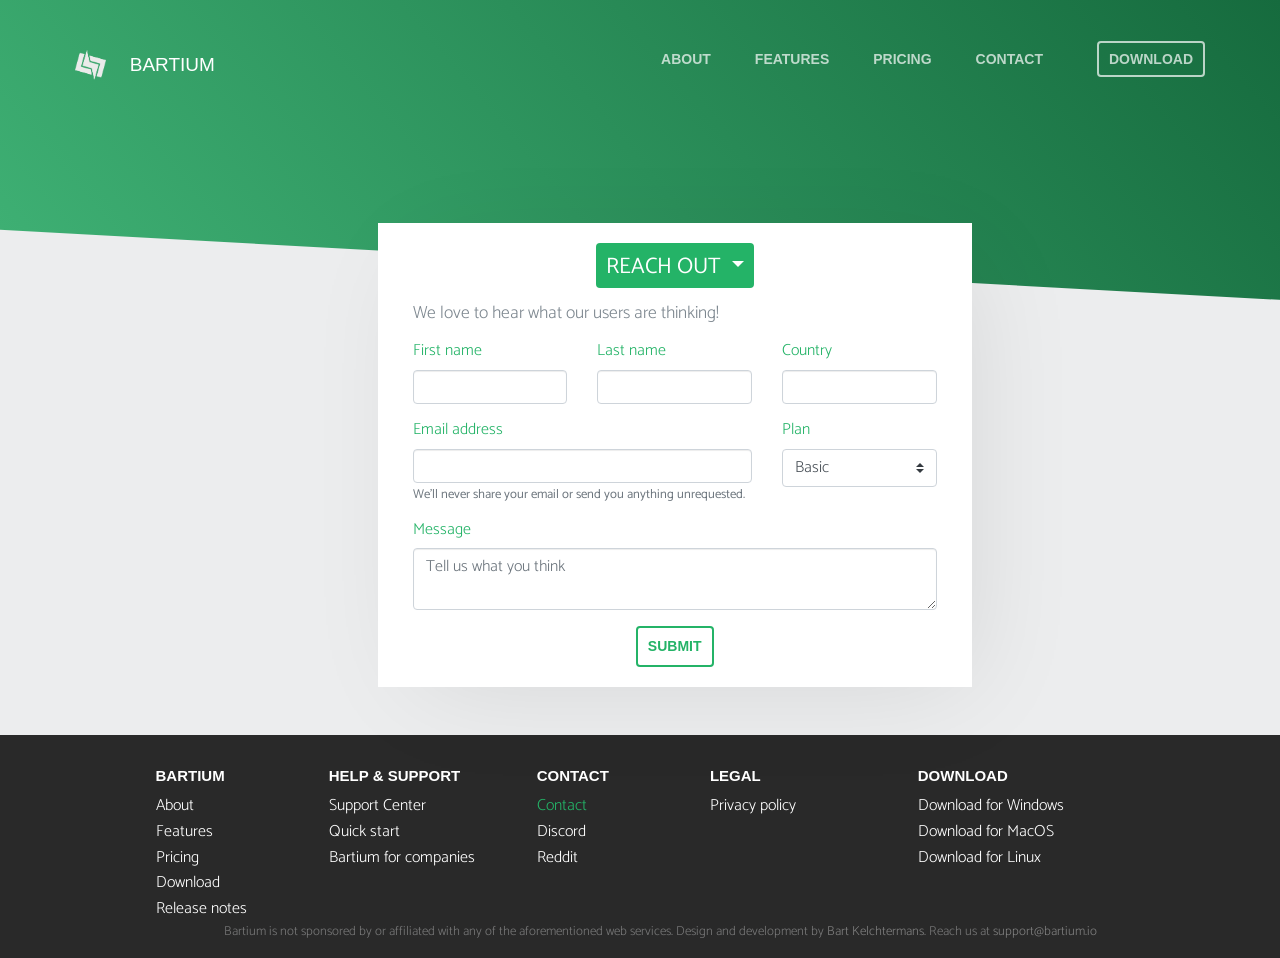
<file: contact.html>
<!DOCTYPE html>
<html lang="en">

<head>
  <meta charset="utf-8">
  <meta name="viewport" content="width=device-width, initial-scale=1">
  <title>Contact — Bartium</title>
  <meta name="description" content="The desktop client of everything.">
  <meta name="author" content="Bart Kelchtermans">
  <link rel="shortcut icon" href="img/Bartium.ico">
  <meta name="keywords" content="web handler, desktop client, native desktop, web services, desktop application">

  <link href="https://fonts.googleapis.com/css?family=Rubik" rel="stylesheet">
  <link href="https://fonts.googleapis.com/css?family=Catamaran" rel="stylesheet">
  <link href="https://fonts.googleapis.com/css?family=PT+Sans" rel="stylesheet">
  <link rel="stylesheet" href="css/styles-merged.css">
  <link rel="stylesheet" href="css/bootstrap.min.css">
  <link rel="stylesheet" href="css/style.css">



  <!--[if lt IE 9]>
      <script src="js/vendor/html5shiv.min.js"></script>
      <script src="js/vendor/respond.min.js"></script>
    <![endif]-->
  <script defer src="https://umami.lav.ren/script.js" data-website-id="a98dcdd0-39cf-417d-9b6c-45de4330a66a" data-domains="bartium.io"></script>
</head>

<body>

  <header role="banner" class="probootstrap-header">
    <div class="container-fluid">
      <!-- <div class="row"> -->
      <div class="probootstrap-logo hidden-xs">
        <a href="https://bartium.io/"><img src="img/Icon_OverlayWhite.png" alt="Bartium" style="height: 30px;"></a>
        <a href="https://bartium.io/" class="probootstrap-name hidden-sm">Bartium</a>
      </div>

      <nav role="navigation" class="probootstrap-nav">
        <ul class="probootstrap-main-nav">
          <li><a href="https://bartium.io/">About</a></li>
          <li><a href="features">Features</a></li>
          <li><a href="pricing">Pricing</a></li>
          <li><a href="contact">Contact</a></li>
          <li class="probootstrap-cta hidden-xs"><a href="download">Download</a></li>
        </ul>
      </nav>

      <section class="probootstrap-intro2" style="margin-bottom: 3%;">
        <div class="container">
          <div class="row">
            <div class="col-md-12">
            </div>
          </div>
        </div>
      </section>
      <svg viewBox="0 0 1280 70" preserveAspectRatio="none" fill="blue" role="presentation"
        aria-hidden="true" style="margin-left: -30px; margin-bottom: -11px; width: 150%">
        <polygon points="0 0 0 70 1280 70" fill="#ecedee"></polygon>
      </svg>
    </div>
  </header>

  <section class="probootstrap-section" style="margin-top: -5%; min-height: 47vh;">
    <div class="container">

      <div class="probootstrap-gutter0 mb80 col-md-offset-3" style="margin-top: -120px;">
        <div class="col-md-9 probootstrap-pricing-wrap probootstrap-animate">
          <div class="probootstrap-pricing">

            <div class="dropdown" style="width: 42%; margin-left: 29%; margin-bottom: 15px;">
              <button class="btn btn-dropdown dropdown-toggle" type="button" id="dropdownMenuButton" data-toggle="dropdown"
                aria-haspopup="true" aria-expanded="false">
                Reach out
              </button>
              <div class="dropdown-menu" aria-labelledby="dropdownMenuButton">
                <span class="dropdown-item active" id="drop_reach_out" href="">Reach out</span>
                <span class="dropdown-item" id="drop_bug_report" href="">Bug report</span>
                <span class="dropdown-item" id="drop_enterprise" href="#">Request an Enterprise plan</span>
                <span class="dropdown-item" id="drop_custom" href="#">Request a custom plan</span>
                <span class="dropdown-item" id="drop_feature_request" href="#">Feature request</span>
              </div>
            </div>

            <p class="col-md-12 feature-body" id="contact_body">We love to hear what our users are thinking!</p>

            <form autocomplete="off" action="php/reachout.php" method="POST" id="reach_out"
              style="display: block;">
              <div class="form-group col-md-4" style="text-align: left">
                <label for="firstName">First name</label>
                <input type="text" class="form-control" id="firstName" name="firstName" placeholder="">
              </div>
              <div class="form-group col-md-4" style="text-align: left">
                <label for="lastName">Last name</label>
                <input type="text" class="form-control" id="lastName" name="lastName" placeholder="">
              </div>
              <div class="form-group col-md-4" style="text-align: left">
                <label for="country">Country</label>
                <input type="text" class="form-control" id="country" name="country" placeholder="">
              </div>
              <div class="form-group col-md-8" style="text-align: left">
                <label for="email">Email address</label>
                <input type="email" class="form-control" id="email" name="email" placeholder="">
                <small id="emailHelp" class="form-text text-muted">We'll never share your email or send you anything
                  unrequested.</small>
              </div>
              <div class="form-group col-md-4" style="text-align: left">
                <label for="plan">Plan</label>
                <select class="custom-select" name="plan">
                  <option value="1">Basic</option>
                  <option value="2">Enterprise</option>
                </select>
              </div>
              <div class="form-group col-md-12" style="text-align: left">
                <label for="message">Message</label>
                <textarea type="text" class="form-control" id="message" name="message" placeholder="Tell us what you think"></textarea>
              </div>
              <br>
              <button type="submit" class="btn btn-outline">Submit</button>
            </form>



            <form action="php/bugreport.php" method="POST" id="bug_report" style="display: none;">
              <div class="form-group col-md-4" style="text-align: left">
                <label for="firstName">First name</label>
                <input type="text" class="form-control" id="firstName" name="firstName">
              </div>
              <div class="form-group col-md-4" style="text-align: left">
                <label for="lastName">Last name</label>
                <input type="text" class="form-control" id="lastName" name="lastName">
              </div>
              <div class="form-group col-md-4" style="text-align: left">
                <label for="country">Country</label>
                <input type="text" class="form-control" id="country" name="country">
              </div>
              <div class="form-group col-md-8" style="text-align: left">
                <label for="email">Email address</label>
                <input type="email" class="form-control" id="email" name="email">
                <small id="emailHelp" class="form-text text-muted">We'll never share your email or send you anything
                  unrequested.</small>
              </div>
              <div class="form-group col-md-4" style="text-align: left">
                <label for="plan">Plan</label>
                <select class="custom-select" name="plan">
                  <option value="1">Basic</option>
                  <option value="2">Enterprise</option>
                </select>
              </div>
              <div class="form-group col-md-12" style="text-align: left">
                <label for="message"> Behavior</label>
                <textarea type="text" class="form-control" id="message" name="message" placeholder="Describe the problem"></textarea>
              </div>
              <br>
              <button type="submit" class="btn btn-outline">Submit</button>
            </form>




            <form action="php/enterpriseplan.php" method="POST" id="enterprise_plan" style="display: none;">
              <div class="form-group col-md-4" style="text-align: left">
                <label for="firstName">First name</label>
                <input type="text" class="form-control" id="firstName" name="firstName">
              </div>
              <div class="form-group col-md-4" style="text-align: left">
                <label for="lastName">Last name</label>
                <input type="text" class="form-control" id="lastName" name="lastName">
              </div>
              <div class="form-group col-md-4" style="text-align: left">
                <label for="country">Country</label>
                <input type="text" class="form-control" id="country" name="country">
              </div>
              <div class="form-group col-md-8" style="text-align: left">
                <label for="email">Email address</label>
                <input type="email" class="form-control" id="email" name="email">
                <small id="emailHelp" class="form-text text-muted">We'll never share your email or send you anything
                  unrequested.</small>
              </div>
              <div class="form-group col-md-4" style="text-align: left">
                <label for="companysize">Company size</label>
                <select class="custom-select" name="companysize">
                  <option value="1">0 - 9</option>
                  <option value="2">10 - 29</option>
                  <option value="3">30 - 49</option>
                  <option value="4">50 - 99</option>
                  <option value="5">100+</option>
                </select>
              </div>
              <br>
              <div class="col-md-12"><button type="submit" class="btn btn-outline">Submit</button></div>
            </form>




            <form action="php/customplan.php" method="POST" id="custom_plan" style="display: none;">
              <div class="form-group col-md-4" style="text-align: left">
                <label for="firstName">First name</label>
                <input type="text" class="form-control" id="firstName" name="firstName">
              </div>
              <div class="form-group col-md-4" style="text-align: left">
                <label for="lastName">Last name</label>
                <input type="text" class="form-control" id="lastName" name="lastName">
              </div>
              <div class="form-group col-md-4" style="text-align: left">
                <label for="country">Country</label>
                <input type="text" class="form-control" id="country" name="country">
              </div>
              <div class="form-group col-md-8" style="text-align: left">
                <label for="email">Email address</label>
                <input type="email" class="form-control" id="email" name="email">
                <small id="emailHelp" class="form-text text-muted">We'll never share your email or send you anything
                  unrequested.</small>
              </div>
              <div class="form-group col-md-4" style="text-align: left">
                <label for="companysize">Company size</label>
                <select class="custom-select" name="companysize">
                  <option value="1">0 - 9</option>
                  <option value="2">10 - 29</option>
                  <option value="3">30 - 49</option>
                  <option value="4">50 - 99</option>
                  <option value="4">100+</option>
                </select>
              </div>
              <div class="form-group col-md-12" style="text-align: left">
                <label for="message">Custom features</label>
                <textarea type="text" class="form-control" name="message" id="message" placeholder="What would you like to see in your custom plan?"></textarea>
              </div>
              <br>
              <div class="col-md-12"><button type="submit" class="btn btn-outline">Submit</button></div>
            </form>




            <form action="php/featurerequest.php" method="POST" id="feature_request" style="display: none;">
              <div class="form-group col-md-4" style="text-align: left">
                <label for="firstName">First name</label>
                <input type="text" class="form-control" id="firstName" name="firstName">
              </div>
              <div class="form-group col-md-4" style="text-align: left">
                <label for="lastName">Last name</label>
                <input type="text" class="form-control" id="lastName" name="lastName">
              </div>
              <div class="form-group col-md-4" style="text-align: left">
                <label for="country">Country</label>
                <input type="text" class="form-control" id="country" name="country">
              </div>
              <div class="form-group col-md-8" style="text-align: left">
                <label for="email">Email address</label>
                <input type="email" class="form-control" id="email" name="email">
                <small id="emailHelp" class="form-text text-muted">We'll never share your email or send you anything
                  unrequested.</small>
              </div>
              <div class="form-group col-md-4" style="text-align: left">
                <label for="plan">Plan</label>
                <select class="custom-select" name="plan">
                  <option value="1">Basic</option>
                  <option value="2">Enterprise</option>
                </select>
              </div>
              <div class="form-group col-md-12" style="text-align: left">
                <label for="message">Feature</label>
                <textarea type="text" class="form-control" id="message" name="message" placeholder="Tell us what you think"></textarea>
              </div>
              <br>

              <button type="submit" class="btn btn-outline">Submit</button>
            </form>

          </div>
        </div>

      </div>
    </div>
  </section>

  <footer role="contentinfo" class="probootstrap-footer">
    <div class="container">
      <div class="col-lg-12 section-heading" style="padding-left: 5%;">
        <div class="col-sm-2 col-xs-6">
          <div class="probootstrap-footer-widget">
            <h3>Bartium</h3>
            <a href="https://bartium.io/" class="link-with-icon">About <i class=" icon-chevron-right"></i></a><br>
            <a href="features" class="link-with-icon">Features <i class=" icon-chevron-right"></i></a><br>
            <a href="pricing" class="link-with-icon">Pricing <i class=" icon-chevron-right"></i></a><br>
            <a href="download" class="link-with-icon">Download <i class=" icon-chevron-right"></i></a><br>
            <a href="release-notes" class="link-with-icon">Release notes <i class=" icon-chevron-right"></i></a>
          </div>
        </div>
        <div class="col-md-footer col-xs-6">
          <div class="probootstrap-footer-widget">
            <h3>Help & Support</h3>
            <a href="support" class="link-with-icon">Support Center <i class=" icon-chevron-right"></i></a><br>
            <a href="getting-started" class="link-with-icon">Quick start <i class=" icon-chevron-right"></i></a><br>
            <a href="for-companies" class="link-with-icon">Bartium for companies<i class=" icon-chevron-right"></i></a>
          </div>
        </div>
        <div class="col-sm-2 col-xs-6">
          <div class="probootstrap-footer-widget">
            <h3>Contact</h3>
            <a href="contact" class="link-with-icon" style="color: #24b367">Contact <i class=" icon-chevron-right"></i></a><br>
            <a href="https://discord.gg/c6UYwkh" class="link-with-icon">Discord <i class=" icon-chevron-right"></i></a><br>
            <a href="https://www.reddit.com/r/bartium" class="link-with-icon">Reddit <i class=" icon-chevron-right"></i></a>
          </div>
        </div>
        <div class="col-md-footer col-xs-6">
          <div class="probootstrap-footer-widget">
            <h3>Legal</h3>
            <a href="privacy" class="link-with-icon">Privacy policy <i class=" icon-chevron-right"></i></a><br>
          </div>
        </div>
        <div class="col-sm-3  col-xs-12" style="margin-bottom: 10px;">
          <div class="probootstrap-footer-widget">
            <h3>Download</h3>
            <a href="download" class="link-with-icon">Download for Windows &nbsp; <i class="icon-windows8"></i></a><br>
            <a href="#" class="link-with-icon">Download for MacOS &nbsp; <i class="icon-appleinc"></i></a><br>
            <a href="#" class="link-with-icon">Download for Linux &nbsp; <i class="icon-tux"></i></a><br>
          </div>
        </div>
        <div class="col-xs-12" style="text-align: center; line-height: 1.3">
          <span>Bartium is not sponsored by or affiliated with any of the aforementioned web services. Design and
            development by <a href="https://aboutbart.com">Bart Kelchtermans</a>. Reach us at <a href="mailto:support@bartium.io">support@bartium.io</a></span>
        </div>
      </div>
    </div>

  </footer>



  <script src="js/autocomplete.js"></script>
  <script src="js/scripts.js"></script>
  <script src="js/main.js"></script>
  <script src="js/contact.js"></script>
  <script src="js/popper.min.js"></script>
  <script src="js/custom.js"></script>

  <script src="js/contact-country.js"></script> 

</body>

</html>
</file>
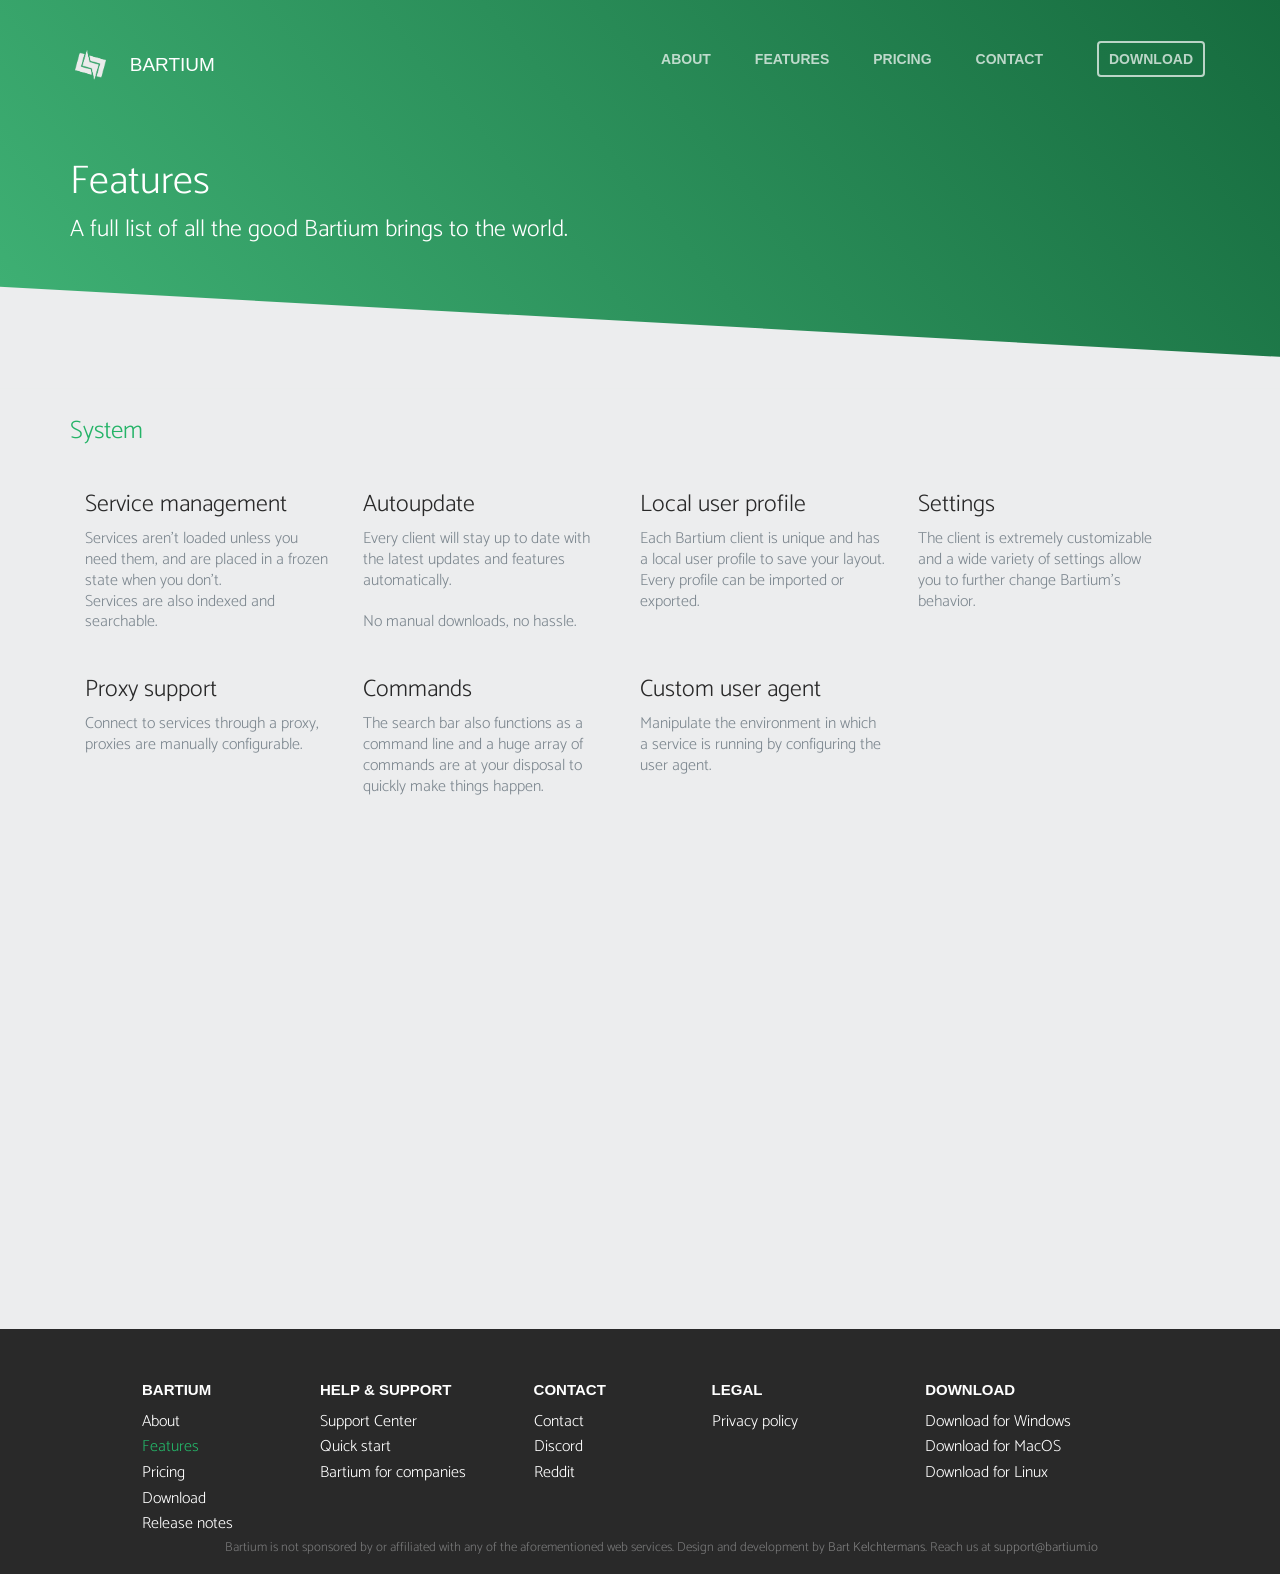
<file: features.html>
<!DOCTYPE html>
<html lang="en">

<head>
  <meta charset="utf-8">
  <meta name="viewport" content="width=device-width, initial-scale=1">
  <title>Features — Bartium</title>
  <meta name="description" content="The desktop client of everything.">
  <meta name="author" content="Bart Kelchtermans">
  <link rel="shortcut icon" href="img/Bartium.ico">
  <meta name="keywords" content="web handler, desktop client, native desktop, web services, desktop application">

  <link href="https://fonts.googleapis.com/css?family=Rubik" rel="stylesheet">
  <link href="https://fonts.googleapis.com/css?family=Catamaran" rel="stylesheet">
  <link href="https://fonts.googleapis.com/css?family=PT+Sans" rel="stylesheet">
  <link rel="stylesheet" href="css/styles-merged.css">
  <link rel="stylesheet" href="css/style.css">



  <!--[if lt IE 9]>
      <script src="js/vendor/html5shiv.min.js"></script>
      <script src="js/vendor/respond.min.js"></script>
    <![endif]-->
  <script defer src="https://umami.lav.ren/script.js" data-website-id="a98dcdd0-39cf-417d-9b6c-45de4330a66a" data-domains="bartium.io"></script>
</head>

<body>

  <header role="banner" class="probootstrap-header">
    <div class="container-fluid">
      <div class="probootstrap-logo hidden-xs">
        <a href="https://bartium.io/"><img src="img/Icon_OverlayWhite.png" alt="Bartium" style="height: 30px;"></a>
        <a href="https://bartium.io/" class="probootstrap-name hidden-sm">Bartium</a>
      </div>
      <nav role="navigation" class="probootstrap-nav">
        <ul class="probootstrap-main-nav">
          <li><a href="https://bartium.io/">About</a></li>
          <li><a href="features">Features</a></li>
          <li><a href="pricing">Pricing</a></li>
          <li><a href="contact">Contact</a></li>
          <li class="probootstrap-cta hidden-xs"><a href="download">Download</a></li>
        </ul>
      </nav>

      <section class="probootstrap-intro2" style="margin-bottom: 0%;">
        <div class="container">
          <div class="row">
            <div class="col-md-12">
              <h1 class="probootstrap-animate" style="font-size: 2.5em;">Features</h1>
              <h2 class="probootstrap-animate" style="margin-top: 5px;">A full list of all the good Bartium brings to
                the world.</h2>
            </div>
          </div>
        </div>
      </section>
      <svg viewBox="0 0 1280 70" preserveAspectRatio="none" fill="blue" role="presentation"
        aria-hidden="true" style="margin-left: -30px; margin-bottom: -11px; width: 150%">
        <polygon points="0 0 0 70 1280 70" fill="#ecedee"></polygon>
      </svg>
    </div>
  </header>

  <section class="probootstrap-section" style="margin-top: -5%;">
    <div class="container">

      <div class="row col-md-12">
        <h1 class="feature-title probootstrap-animate" data-animate-effect="fadeInLeft">System</h1>
        <div class="col-md-3 col-xs-6 feature probootstrap-animate">
          <h2>Service management</h2>
          <p>Services aren't loaded unless you need them, and are placed in a frozen state when you don't.<br> Services are also indexed and searchable.</p>
        </div>
        <div class="col-md-3 col-xs-6 feature probootstrap-animate">
          <h2>Autoupdate</h2>
          <p>Every client will stay up to date with the latest updates and features automatically.</p>
          <p>
            No manual downloads, no hassle. </p>
        </div>
        <div class="col-md-3 col-xs-6 feature probootstrap-animate">
          <h2>Local user profile</h2>
          <p>Each Bartium client is unique and has a local user profile to save your layout. <br>
            Every profile can be imported or exported.</p>
        </div>
        <div class="col-md-3 col-xs-6 feature probootstrap-animate">
          <h2>Settings</h2>
          <p>The client is extremely customizable and a wide variety of settings allow you to further change Bartium's
            behavior.</p>
        </div>
        <div class="col-md-3 col-xs-6 feature probootstrap-animate">
          <h2>Proxy support</h2>
          <p>Connect to services through a proxy, proxies are manually configurable.</p>
        </div>
        <div class="col-md-3 col-xs-6 feature probootstrap-animate">
          <h2>Commands</h2>
          <p>The search bar also functions as a command line and a huge array of commands are at your disposal to
            quickly make things happen.</p>
        </div>
        <div class="col-md-3 col-xs-6 feature probootstrap-animate">
          <h2>Custom user agent</h2>
          <p>Manipulate the environment in which a service is running by configuring the user agent.</p>
        </div>
        <div class="col-md-3 col-xs-6 feature probootstrap-animate">
          <h2>Adblock</h2>
          <p>Ads can be automatically blocked or hidden, saving you bandwidth and screen space.</p>
        </div>
        <h1 class="feature-title probootstrap-animate" data-animate-effect="fadeInLeft">User interface</h1>
        <div class="col-md-3 col-xs-6 feature probootstrap-animate">
          <h2>Service management</h2>
          <p>Services are easily created, edited, placed in groups and even their order is easily changed with drag &
            drop.</p>
        </div>
        <div class="col-md-3 col-xs-6 feature probootstrap-animate">
          <h2>Grouping</h2>
          <p>Groups are a way to put similar services together in a clean way.</p>
        </div>
        <div class="col-md-3 col-xs-6 feature probootstrap-animate">
          <h2>Sidebar</h2>
          <p>The sidebar contains an overview of all services and groups as well as a search bar / command line. <br>The sidebar can be toggled.</p>
        </div>
        <div class="col-md-3 col-xs-6 feature probootstrap-animate">
          <h2>Keyboard shortcuts</h2>
          <p>A wide variety of keyboard shortcuts are at your disposal to increase efficiency and help you get where
            you need to be faster.</p>
        </div>
        <div class="col-md-3 col-xs-6 feature probootstrap-animate">
          <h2>Search functionality</h2>
          <p>Indexed services are easily searchable, by name or url, regardless of group.</p>
        </div>
        <div class="col-md-3 col-xs-6 feature probootstrap-animate">
          <h2>Website checking</h2>
          <p>Before a website can be added a checking algorithm checks its existance and safety.</p>
        </div>
        <div class="col-md-3 col-xs-6 feature probootstrap-animate">
          <h2>Notification overlay</h2>
          <p>Notifications will be counted for each service and that counter is shown as an overlay.</p>
        </div>
        <div class="col-md-3 col-xs-6 feature probootstrap-animate">
          <h2>Automatic service icon</h2>
          <p>When creating services, the icon can be chosen from a list or an automatic icon will be generated from the webpage.</p>
        </div>
      </div>
    </div>
  </section>

  <footer role="contentinfo" class="probootstrap-footer">
    <div class="container">
      <div class="col-lg-12 section-heading" style="padding-left: 5%;">
        <div class="col-sm-2 col-xs-6">
          <div class="probootstrap-footer-widget">
            <h3>Bartium</h3>
            <a href="https://bartium.io/" class="link-with-icon">About <i class=" icon-chevron-right"></i></a><br>
            <a href="#" class="link-with-icon" style="color: #24b367">Features <i class=" icon-chevron-right"></i></a><br>
            <a href="pricing" class="link-with-icon">Pricing <i class=" icon-chevron-right"></i></a><br>
            <a href="download" class="link-with-icon">Download <i class=" icon-chevron-right"></i></a><br>
            <a href="release-notes" class="link-with-icon">Release notes <i class=" icon-chevron-right"></i></a>
          </div>
        </div>
        <div class="col-md-footer col-xs-6">
          <div class="probootstrap-footer-widget">
            <h3>Help & Support</h3>
            <a href="support" class="link-with-icon">Support Center <i class=" icon-chevron-right"></i></a><br>
            <a href="getting-started" class="link-with-icon">Quick start <i class=" icon-chevron-right"></i></a><br>
            <a href="for-companies.html" class="link-with-icon">Bartium for companies<i class=" icon-chevron-right"></i></a>
          </div>
        </div>
        <div class="col-sm-2 col-xs-6">
          <div class="probootstrap-footer-widget">
            <h3>Contact</h3>
            <a href="contact" class="link-with-icon">Contact <i class=" icon-chevron-right"></i></a><br>
            <a href="https://discord.gg/c6UYwkh" class="link-with-icon">Discord <i class=" icon-chevron-right"></i></a><br>
            <a href="https://www.reddit.com/r/bartium" class="link-with-icon">Reddit <i class=" icon-chevron-right"></i></a>
          </div>
        </div>
        <div class="col-md-footer col-xs-6">
          <div class="probootstrap-footer-widget">
            <h3>Legal</h3>
            <a href="privacy" class="link-with-icon">Privacy policy <i class=" icon-chevron-right"></i></a><br>
          </div>
        </div>
        <div class="col-sm-3  col-xs-12" style="margin-bottom: 10px;">
          <div class="probootstrap-footer-widget">
            <h3>Download</h3>
            <a href="download" class="link-with-icon">Download for Windows &nbsp; <i class="icon-windows8"></i></a><br>
            <a href="#" class="link-with-icon">Download for MacOS &nbsp; <i class="icon-appleinc"></i></a><br>
            <a href="#" class="link-with-icon">Download for Linux &nbsp; <i class="icon-tux"></i></a><br>
          </div>
        </div>
        <div class="col-xs-12" style="text-align: center; line-height: 1.3">
          <span>Bartium is not sponsored by or affiliated with any of the aforementioned web services. Design and
            development by <a href="https://aboutbart.com">Bart Kelchtermans</a>. Reach us at <a href="mailto:support@bartium.io">support@bartium.io</a></span>
        </div>
      </div>
    </div>

  </footer>

  <script src="js/scripts.js"></script>
  <script src="js/main.js"></script>
  <script src="js/custom.js"></script>

</body>
</html>
</file>
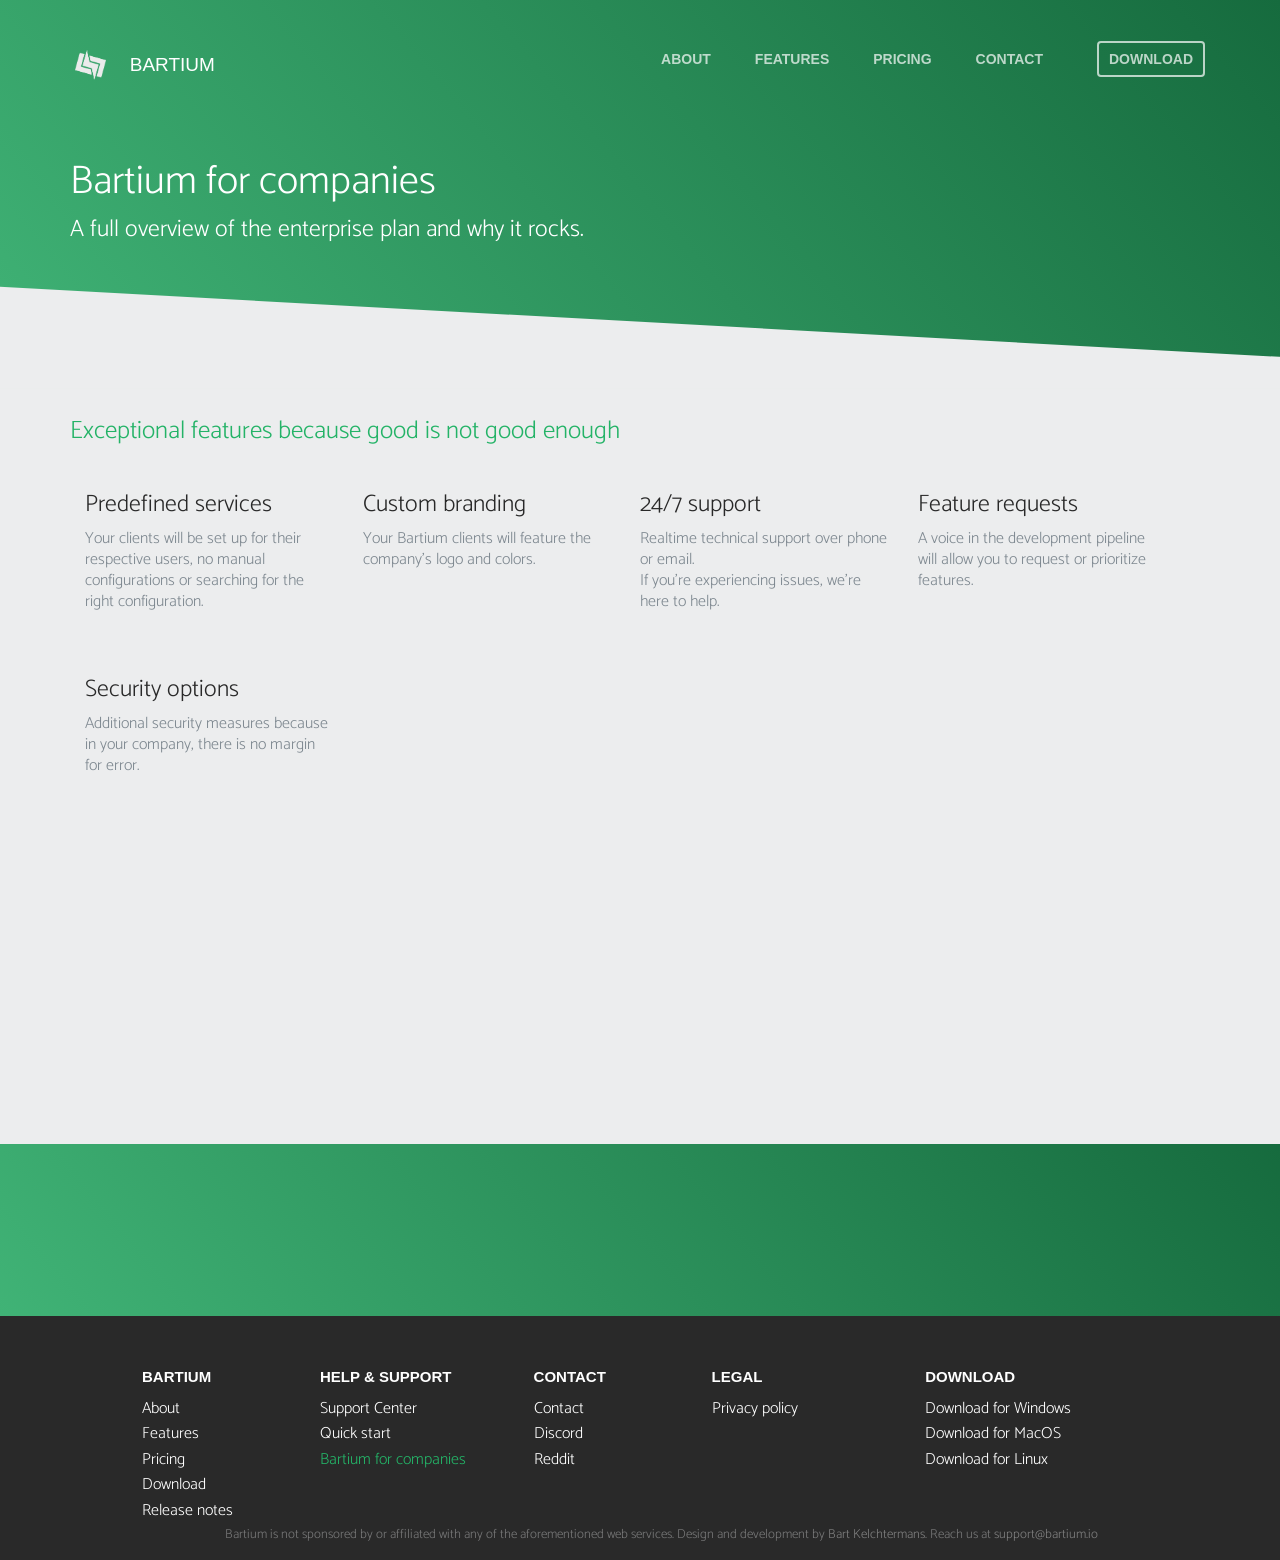
<file: for-companies.html>
<!DOCTYPE html>
<html lang="en">

<head>
  <meta charset="utf-8">
  <meta name="viewport" content="width=device-width, initial-scale=1">
  <title>Bartium for companies</title>
  <meta name="description" content="The desktop client of everything.">
  <meta name="author" content="Bart Kelchtermans">
  <link rel="shortcut icon" href="img/Bartium.ico">
  <meta name="keywords" content="web handler, desktop client, native desktop, web services, desktop application">

  <link href="https://fonts.googleapis.com/css?family=Rubik" rel="stylesheet">
  <link href="https://fonts.googleapis.com/css?family=Catamaran" rel="stylesheet">
  <link href="https://fonts.googleapis.com/css?family=PT+Sans" rel="stylesheet">
  <link rel="stylesheet" href="css/styles-merged.css">
  <link rel="stylesheet" href="css/style.css">



  <!--[if lt IE 9]>
      <script src="js/vendor/html5shiv.min.js"></script>
      <script src="js/vendor/respond.min.js"></script>
    <![endif]-->
  <script defer src="https://umami.lav.ren/script.js" data-website-id="a98dcdd0-39cf-417d-9b6c-45de4330a66a" data-domains="bartium.io"></script>
</head>
<body>

  <header role="banner" class="probootstrap-header">
    <div class="container-fluid">
      <div class="probootstrap-logo hidden-xs">
        <a href="https://bartium.io/"><img src="img/Icon_OverlayWhite.png" alt="Bartium" style="height: 30px;"></a>
        <a href="https://bartium.io/" class="probootstrap-name hidden-sm">Bartium</a>
      </div>
      <nav role="navigation" class="probootstrap-nav">
        <ul class="probootstrap-main-nav">
          <li><a href="https://bartium.io/">About</a></li>
          <li><a href="features">Features</a></li>
          <li><a href="pricing">Pricing</a></li>
          <li><a href="contact">Contact</a></li>
          <li class="probootstrap-cta hidden-xs"><a href="download">Download</a></li>
        </ul>
      </nav>

      <section class="probootstrap-intro2" style="margin-bottom: 0%;">
        <div class="container">
          <div class="row">
            <div class="col-md-12">
              <h1 class="probootstrap-animate" style="font-size: 2.5em;">Bartium for companies</h1>
              <h2 class="probootstrap-animate" style="margin-top: 5px;">A full overview of the enterprise plan and why
                it rocks.</h2>
            </div>
          </div>
        </div>
      </section>
      <svg viewBox="0 0 1280 70" preserveAspectRatio="none" fill="blue" role="presentation"
        aria-hidden="true" style="margin-left: -30px; margin-bottom: -11px; width: 150%">
        <polygon points="0 0 0 70 1280 70" fill="#ecedee"></polygon>
      </svg>
    </div>
  </header>

  <section class="probootstrap-section" style="margin-top: -5%;">
    <div class="container">

      <div class="row col-md-12">
        <h1 class="feature-title probootstrap-animate" data-animate-effect="fadeInLeft">Exceptional features because
          good is not good enough</h1>
        <div class="col-md-3 col-xs-6 feature probootstrap-animate">
          <h2>Predefined services</h2>
          <p>Your clients will be set up for their respective users, no manual configurations or searching for the
            right configuration.</p>
        </div>
        <div class="col-md-3 col-xs-6 feature probootstrap-animate">
          <h2>Custom branding</h2>
          <p>Your Bartium clients will feature the company's logo and colors.</p>
        </div>
        <div class="col-md-3 col-xs-6 feature probootstrap-animate">
          <h2>24/7 support</h2>
          <p>Realtime technical support over phone or email. <br> If you're experiencing issues, we're here to help.</p>
        </div>
        <div class="col-md-3 col-xs-6 feature probootstrap-animate">
          <h2>Feature requests</h2>
          <p>A voice in the development pipeline will allow you to request or prioritize features.</p>
        </div>
        <div class="col-md-3 col-xs-6 feature probootstrap-animate">
          <h2>Security options</h2>
          <p>Additional security measures because in your company, there is no margin for error.</p>
        </div>
        <div class="col-md-3 col-xs-6 feature probootstrap-animate">
        </div>
        <div class="col-md-3 col-xs-6 feature probootstrap-animate">
        </div>
        <div class="col-md-3 col-xs-6 feature probootstrap-animate">
        </div>
        <h1 class="feature-title probootstrap-animate" data-animate-effect="fadeInLeft">Already included in the basic
          plan</h1>
        <div class="col-md-3 col-xs-6 feature probootstrap-animate">
          <h2>Unlimited services</h2>
          <p>Bartium will always feature unlimited features, guaranteed.</p>
        </div>
        <div class="col-md-3 col-xs-6 feature probootstrap-animate">
          <h2>Updated automatically</h2>
          <p>Frequent updates are automatically installed to make for a clean and painless way of staying up to date.</p>
        </div>
        <div class="col-md-3 col-xs-6 feature probootstrap-animate">
          <h2>No advertisements</h2>
          <p>At Bartium, we're fundamentally against experience-ruining advertisements.</p>
        </div>
        <div class="col-md-3 col-xs-6 feature probootstrap-animate">
          <h2>Desktop Notifications</h2>
          <p>Native desktop notifications to get notified in a non-intrusive and native way.</p>
        </div>

      </div>

    </div>
  </section>

  <section class="probootstrap-section probootstrap-section-colored" style="padding: 5em 0 1.5em 0">
    <div class="container">
      <div class="row">
        <div class="col-md-8 col-md-offset-2 section-heading mb20 text-center probootstrap-animate for-companies">
          <h2>€9.99 per active user, per month (billed annually)</h2>
          <h2>€10.99 per active user, per month (billed monthly)</h2>
        </div>
      </div>
      <div class="row">
        <div class="col-md-12 col-sm-6 col-xs-12 col-md-pull-2 probootstrap-animate" style="text-align: right; margin-top: 0px; margin-bottom: 0px;">
          <p class="see-list probootstrap-animate" style="margin-bottom: 0px;"><a href="contact" style="font-size: 1.2em">Get started<i class="icon-chevron-right"></i></a></p>
        </div>
      </div>
    </div>
  </section>
  
  <footer role="contentinfo" class="probootstrap-footer">
    <div class="container">
      <div class="col-lg-12 section-heading" style="padding-left: 5%;">
        <div class="col-sm-2 col-xs-6">
          <div class="probootstrap-footer-widget">
            <h3>Bartium</h3>
            <a href="https://bartium.io/" class="link-with-icon">About <i class=" icon-chevron-right"></i></a><br>
            <a href="features" class="link-with-icon">Features <i class=" icon-chevron-right"></i></a><br>
            <a href="pricing" class="link-with-icon">Pricing <i class=" icon-chevron-right"></i></a><br>
            <a href="download" class="link-with-icon">Download <i class=" icon-chevron-right"></i></a><br>
            <a href="release-notes" class="link-with-icon">Release notes <i class=" icon-chevron-right"></i></a>
          </div>
        </div>
        <div class="col-md-footer col-xs-6">
          <div class="probootstrap-footer-widget">
            <h3>Help & Support</h3>
            <a href="support" class="link-with-icon">Support Center <i class=" icon-chevron-right"></i></a><br>
            <a href="getting-started" class="link-with-icon">Quick start <i class=" icon-chevron-right"></i></a><br>
            <a href="#" class="link-with-icon" style="color: #24b367">Bartium for companies<i class=" icon-chevron-right"></i></a>
          </div>
        </div>
        <div class="col-sm-2 col-xs-6">
          <div class="probootstrap-footer-widget">
            <h3>Contact</h3>
            <a href="contact" class="link-with-icon">Contact <i class=" icon-chevron-right"></i></a><br>
            <a href="https://discord.gg/c6UYwkh" class="link-with-icon">Discord <i class=" icon-chevron-right"></i></a><br>
            <a href="https://www.reddit.com/r/bartium" class="link-with-icon">Reddit <i class=" icon-chevron-right"></i></a>
          </div>
        </div>
        <div class="col-md-footer col-xs-6">
          <div class="probootstrap-footer-widget">
            <h3>Legal</h3>
            <a href="privacy" class="link-with-icon">Privacy policy <i class=" icon-chevron-right"></i></a><br>
          </div>
        </div>
        <div class="col-sm-3  col-xs-12" style="margin-bottom: 10px;">
          <div class="probootstrap-footer-widget">
            <h3>Download</h3>
            <a href="download" class="link-with-icon">Download for Windows &nbsp; <i class="icon-windows8"></i></a><br>
            <a href="#" class="link-with-icon">Download for MacOS &nbsp; <i class="icon-appleinc"></i></a><br>
            <a href="#" class="link-with-icon">Download for Linux &nbsp; <i class="icon-tux"></i></a><br>
          </div>
        </div>
        <div class="col-xs-12" style="text-align: center; line-height: 1.3">
          <span>Bartium is not sponsored by or affiliated with any of the aforementioned web services. Design and
            development by <a href="https://aboutbart.com">Bart Kelchtermans</a>. Reach us at <a href="mailto:support@bartium.io">support@bartium.io</a></span>
        </div>
      </div>
    </div>

  </footer>
  <!-- END: footer -->



  <script src="js/scripts.js"></script>
  <script src="js/main.js"></script>
  <script src="js/custom.js"></script>

</body>

</html>
</file>
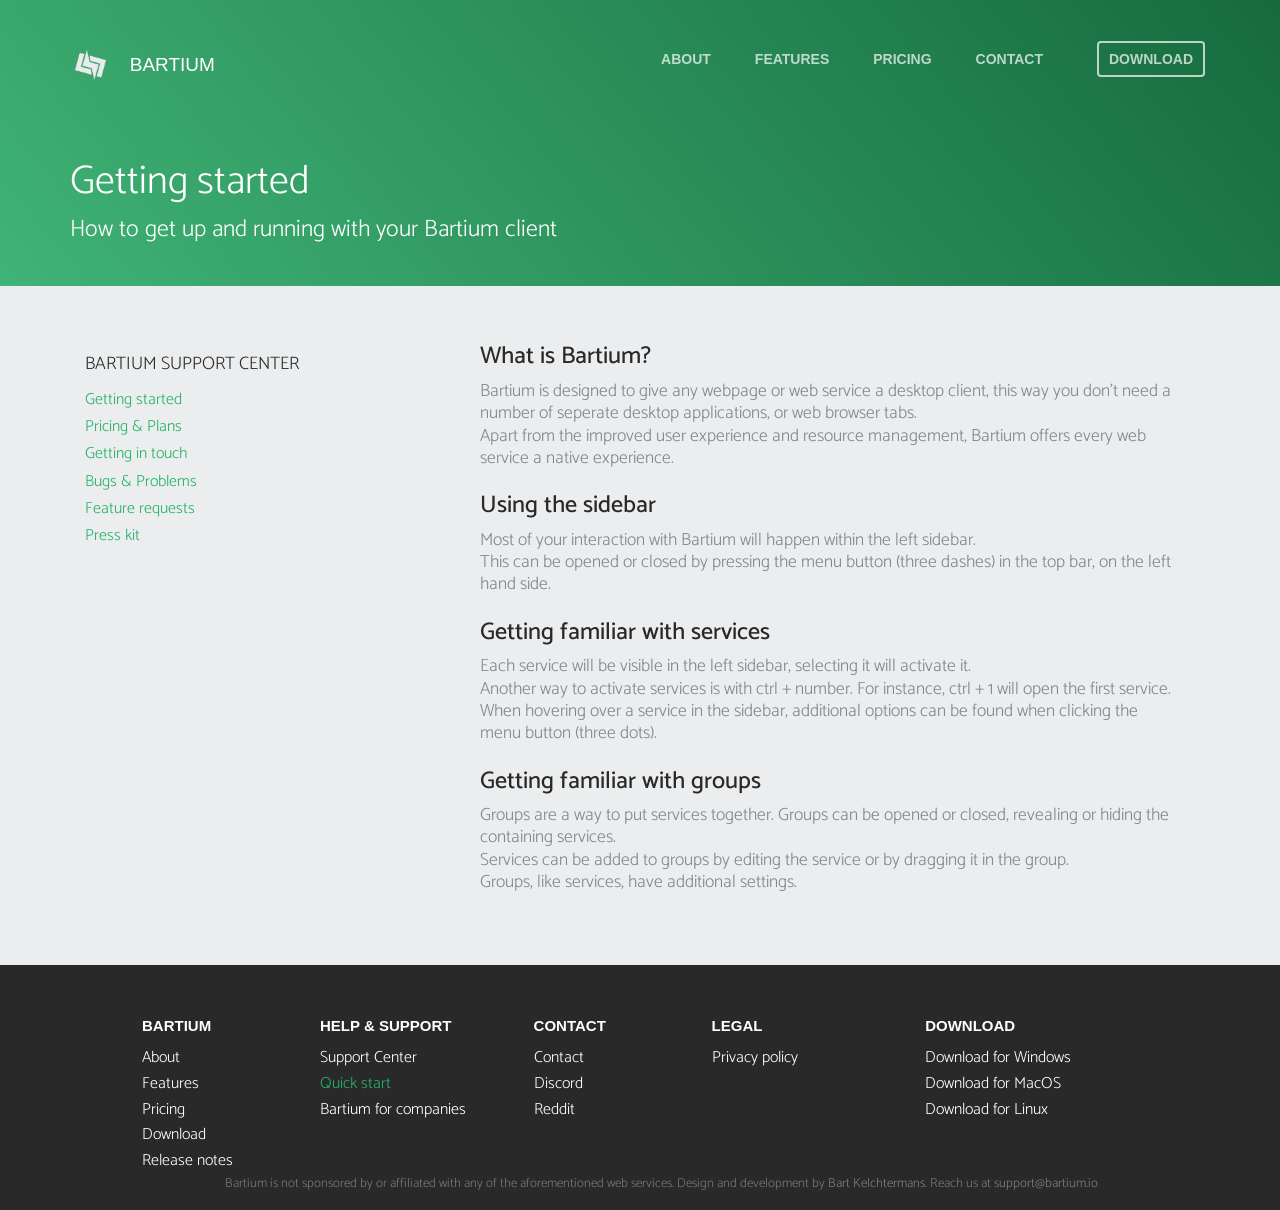
<file: getting-started.html>
<!DOCTYPE html>
<html lang="en">

<head>
  <meta charset="utf-8">
  <meta name="viewport" content="width=device-width, initial-scale=1">
  <title>Getting started — Bartium</title>
  <meta name="description" content="The desktop client of everything.">
  <meta name="author" content="Bart Kelchtermans">
  <link rel="shortcut icon" href="img/Bartium.ico">
  <meta name="keywords" content="web handler, desktop client, native desktop, web services, desktop application">

  <link href="https://fonts.googleapis.com/css?family=Rubik" rel="stylesheet">
  <link href="https://fonts.googleapis.com/css?family=Catamaran" rel="stylesheet">
  <link href="https://fonts.googleapis.com/css?family=PT+Sans" rel="stylesheet">
  <link rel="stylesheet" href="css/styles-merged.css">
  <link rel="stylesheet" href="css/style.css">



  <!--[if lt IE 9]>
      <script src="js/vendor/html5shiv.min.js"></script>
      <script src="js/vendor/respond.min.js"></script>
    <![endif]-->
  <script defer src="https://umami.lav.ren/script.js" data-website-id="a98dcdd0-39cf-417d-9b6c-45de4330a66a" data-domains="bartium.io"></script>
</head>

<body>

  <header role="banner" class="probootstrap-header">
    <div class="container-fluid">
      <div class="probootstrap-logo hidden-xs">
        <a href="https://bartium.io/"><img src="img/Icon_OverlayWhite.png" alt="Bartium" style="height: 30px;"></a>
        <a href="https://bartium.io/" class="probootstrap-name hidden-sm">Bartium</a>
      </div>

      <nav role="navigation" class="probootstrap-nav">
        <ul class="probootstrap-main-nav">
          <li><a href="https://bartium.io/">About</a></li>
          <li><a href="features">Features</a></li>
          <li><a href="pricing">Pricing</a></li>
          <li><a href="contact">Contact</a></li>
          <li class="probootstrap-cta hidden-xs"><a href="download">Download</a></li>
        </ul>
      </nav>

      <section class="probootstrap-intro2">
        <div class="container">
          <div class="row">
            <div class="col-md-12">
              <h1 class="probootstrap-animate" style="font-size: 2.5em;">Getting started</h1>
              <h2 class="probootstrap-animate" style="margin-top: 5px;">How to get up and running with your Bartium
                client</h2>
            </div>
          </div>
        </div>
      </section>
    </div>
  </header>

  <section class="probootstrap-section probootstrap-page">
    <div class="container">
      <div class="col-md-4 release getting-started">
        <h2>Bartium support center</h2>
        <a href="getting-started" class="link-with-icon">Getting started<i class=" icon-chevron-right"></i></a><br>
        <a href="contact" class="link-with-icon">Pricing & Plans<i class=" icon-chevron-right"></i></a><br>
        <a href="contact" class="link-with-icon">Getting in touch<i class=" icon-chevron-right"></i></a><br>
        <a href="contact" class="link-with-icon">Bugs & Problems<i class=" icon-chevron-right"></i></a><br>
        <a href="contact" class="link-with-icon">Feature requests<i class=" icon-chevron-right"></i></a><br>
        <a href="contact" class="link-with-icon">Press kit<i class=" icon-chevron-right"></i></a><br>
      </div>
      <div class="col-md-8">
        <div class="col-md-12 getting-started probootstrap-animate">
          <h4>What is Bartium?</h4>
          <p> Bartium is designed to give any webpage or web service a desktop client, this way you don't need a number
            of seperate desktop applications, or web browser tabs. <br>
            Apart from the improved user experience and resource management, Bartium offers every web service a native
            experience.</p>
          <h4>Using the sidebar</h4>
          <p> Most of your interaction with Bartium will happen within the left sidebar. <br>
            This can be opened or closed by pressing the menu button (three dashes) in the top bar, on the left hand
            side. <br></p>
          <h4>Getting familiar with services</h4>
          <p> Each service will be visible in the left sidebar, selecting it will activate it. <br>
            Another way to activate services is with ctrl + number. For instance, ctrl + 1 will open the first service.
            <br>
            When hovering over a service in the sidebar, additional options can be found when clicking the menu button
            (three dots).</p>
          <h4>Getting familiar with groups</h4>
          <p> Groups are a way to put services together. Groups can be opened or closed, revealing or hiding the
            containing services.<br>
            Services can be added to groups by editing the service or by dragging it in the group. <br>
            Groups, like services, have additional settings.</p>
        </div>
      </div>
    </div>
  </section>

  <footer role="contentinfo" class="probootstrap-footer">
    <div class="container">
      <div class="col-lg-12 section-heading" style="padding-left: 5%;">
        <div class="col-sm-2 col-xs-6">
          <div class="probootstrap-footer-widget">
            <h3>Bartium</h3>
            <a href="https://bartium.io/" class="link-with-icon">About <i class=" icon-chevron-right"></i></a><br>
            <a href="features" class="link-with-icon">Features <i class=" icon-chevron-right"></i></a><br>
            <a href="pricing" class="link-with-icon">Pricing <i class=" icon-chevron-right"></i></a><br>
            <a href="download" class="link-with-icon">Download <i class=" icon-chevron-right"></i></a><br>
            <a href="release-notes" class="link-with-icon">Release notes <i class=" icon-chevron-right"></i></a>
          </div>
        </div>
        <div class="col-md-footer col-xs-6">
          <div class="probootstrap-footer-widget">
            <h3>Help & Support</h3>
            <a href="support" class="link-with-icon">Support Center <i class=" icon-chevron-right"></i></a><br>
            <a href="getting-started" class="link-with-icon" style="color: #24b367">Quick start <i class=" icon-chevron-right"></i></a><br>
            <a href="for-companies.html" class="link-with-icon">Bartium for companies<i class=" icon-chevron-right"></i></a>
          </div>
        </div>
        <div class="col-sm-2 col-xs-6">
          <div class="probootstrap-footer-widget">
            <h3>Contact</h3>
            <a href="contact" class="link-with-icon">Contact <i class=" icon-chevron-right"></i></a><br>
            <a href="https://discord.gg/c6UYwkh" class="link-with-icon">Discord <i class=" icon-chevron-right"></i></a><br>
            <a href="https://www.reddit.com/r/bartium" class="link-with-icon">Reddit <i class=" icon-chevron-right"></i></a>
          </div>
        </div>
        <div class="col-md-footer col-xs-6">
          <div class="probootstrap-footer-widget">
            <h3>Legal</h3>
            <a href="privacy" class="link-with-icon">Privacy policy <i class=" icon-chevron-right"></i></a><br>
          </div>
        </div>
        <div class="col-sm-3  col-xs-12" style="margin-bottom: 10px;">
          <div class="probootstrap-footer-widget">
            <h3>Download</h3>
            <a href="download" class="link-with-icon">Download for Windows &nbsp; <i class="icon-windows8"></i></a><br>
            <a href="#" class="link-with-icon">Download for MacOS &nbsp; <i class="icon-appleinc"></i></a><br>
            <a href="#" class="link-with-icon">Download for Linux &nbsp; <i class="icon-tux"></i></a><br>
          </div>
        </div>
        <div class="col-xs-12" style="text-align: center; line-height: 1.3">
          <span>Bartium is not sponsored by or affiliated with any of the aforementioned web services. Design and
            development by <a href="https://aboutbart.com">Bart Kelchtermans</a>. Reach us at <a href="mailto:support@bartium.io">support@bartium.io</a></span>
        </div>
      </div>
    </div>

  </footer>

  <script src="js/scripts.js"></script>
  <script src="js/main.js"></script>
  <script src="js/custom.js"></script>

</body>

</html>
</file>
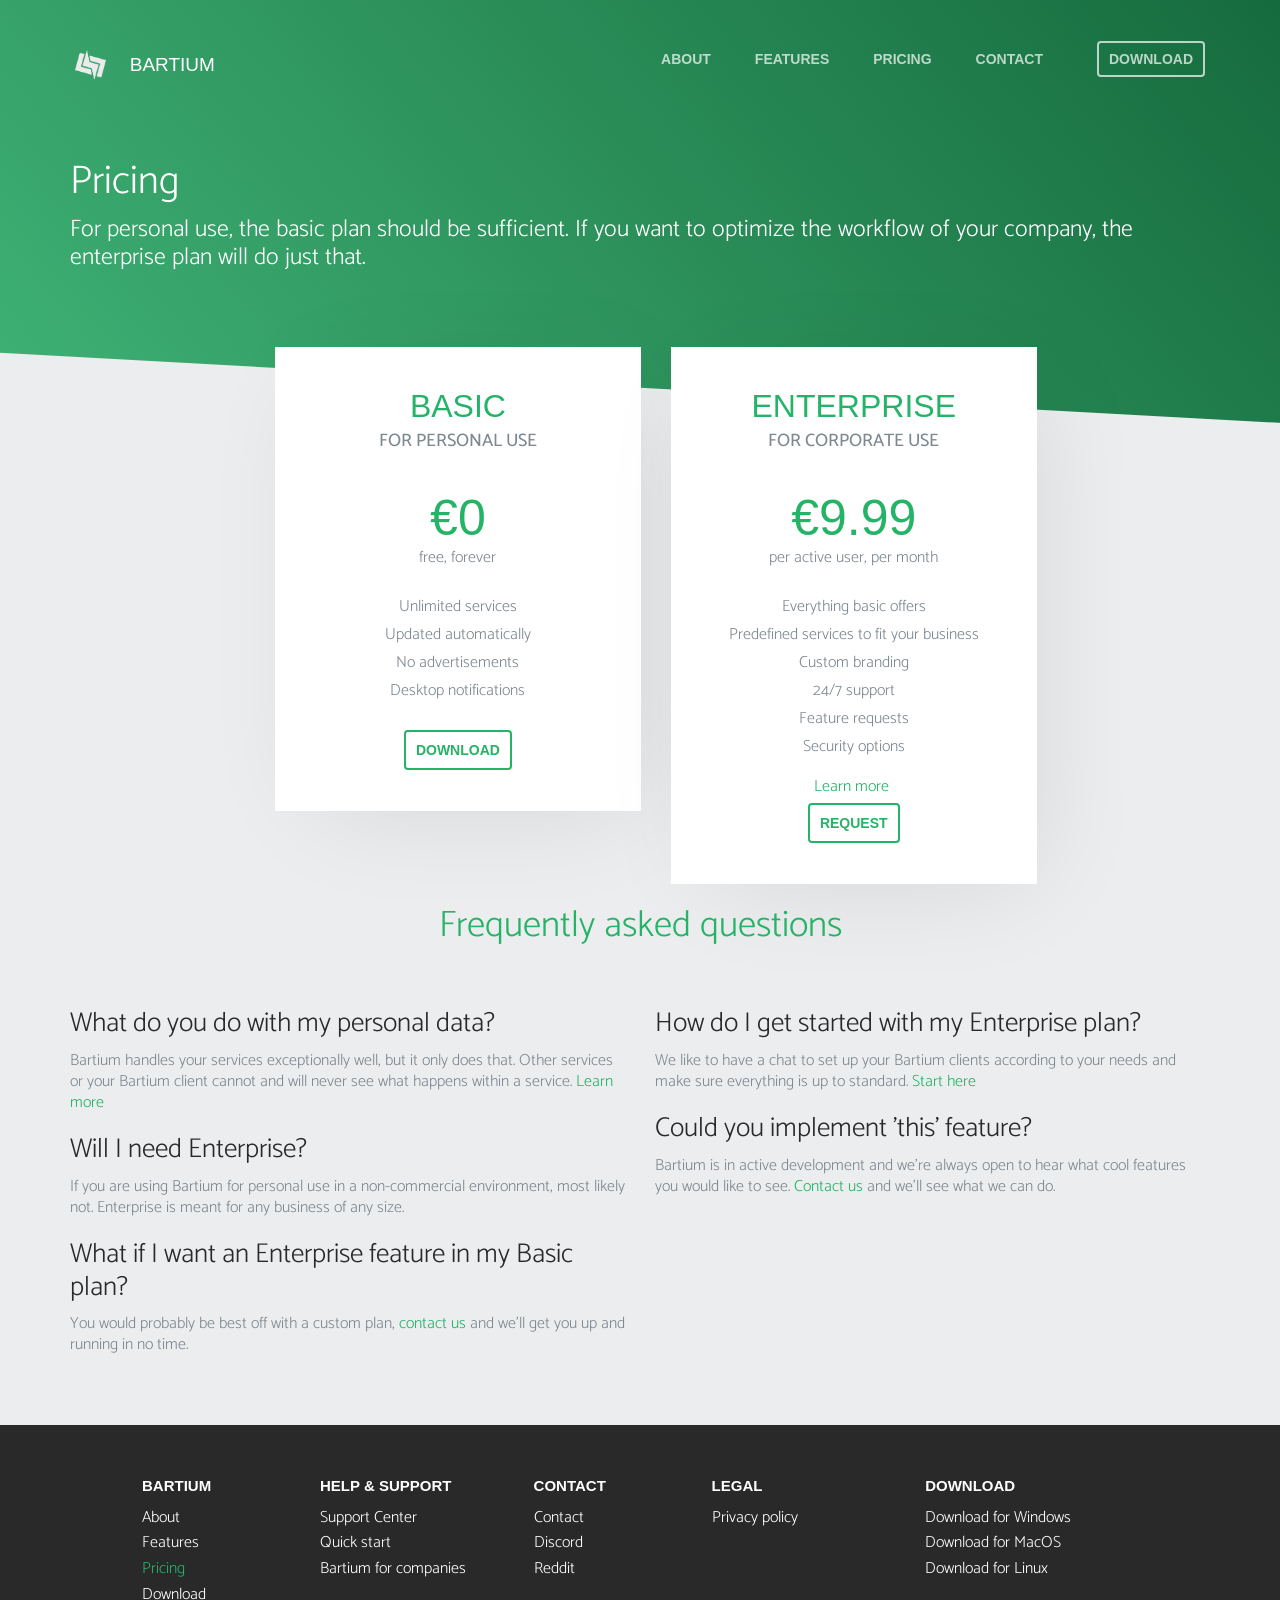
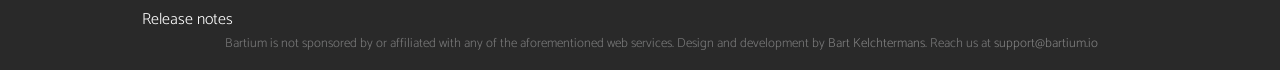
<file: pricing.html>
<!DOCTYPE html>
<html lang="en">

<head>
  <meta charset="utf-8">
  <meta name="viewport" content="width=device-width, initial-scale=1">
  <title>Pricing — Bartium</title>
  <meta name="description" content="The desktop client of everything.">
  <meta name="author" content="Bart Kelchtermans">
  <link rel="shortcut icon" href="img/Bartium.ico">
  <meta name="keywords" content="web handler, desktop client, native desktop, web services, desktop application">

  <link href="https://fonts.googleapis.com/css?family=Rubik" rel="stylesheet">
  <link href="https://fonts.googleapis.com/css?family=Catamaran" rel="stylesheet">
  <link href="https://fonts.googleapis.com/css?family=PT+Sans" rel="stylesheet">
  <link rel="stylesheet" href="css/styles-merged.css">
  <link rel="stylesheet" href="css/style.css">



  <!--[if lt IE 9]>
      <script src="js/vendor/html5shiv.min.js"></script>
      <script src="js/vendor/respond.min.js"></script>
    <![endif]-->
  <script defer src="https://umami.lav.ren/script.js" data-website-id="a98dcdd0-39cf-417d-9b6c-45de4330a66a" data-domains="bartium.io"></script>
</head>

<body>

  <header role="banner" class="probootstrap-header">
    <div class="container-fluid">
      <div class="probootstrap-logo hidden-xs">
        <a href="https://bartium.io/"><img src="img/Icon_OverlayWhite.png" alt="Bartium" style="height: 30px;"></a>
        <a href="https://bartium.io/" class="probootstrap-name hidden-sm">Bartium</a>
      </div>
      <nav role="navigation" class="probootstrap-nav">
        <ul class="probootstrap-main-nav">
          <li><a href="https://bartium.io/">About</a></li>
          <li><a href="features">Features</a></li>
          <li><a href="pricing">Pricing</a></li>
          <li><a href="contact">Contact</a></li>
          <li class="probootstrap-cta hidden-xs"><a href="download">Download</a></li>
        </ul>
      </nav>

      <section class="probootstrap-intro2" style="margin-bottom: 3%;">
        <div class="container">
          <div class="row">
            <div class="col-md-12">
              <h1 class="probootstrap-animate" style="font-size: 2.5em;">Pricing</h1>
              <h2 class="probootstrap-animate" style="margin-top: 5px;">For personal use, the basic plan should be
                sufficient. If you want to optimize the workflow of your company, the enterprise plan will do just
                that.</h2>
            </div>
          </div>
        </div>
      </section>
      <svg viewBox="0 0 1280 70" preserveAspectRatio="none" fill="blue" role="presentation"
        aria-hidden="true" style="margin-left: -30px; margin-bottom: -11px; width: 150%">
        <polygon points="0 0 0 70 1280 70" fill="#ecedee"></polygon>
      </svg>

    </div>
  </header>

  <section class="probootstrap-section" style="margin-top: -5%;">
    <div class="container">

      <div class="probootstrap-gutter0 mb80 col-md-offset-2" style="margin-top: -120px;">
        <div class="col-md-5 probootstrap-pricing-wrap probootstrap-animate">
          <div class="probootstrap-pricing">

            <h3>Basic<span>For personal use</span></h3>
            <div class="probootstrap-price-wrap">
              <span class="probootstrap-price">€0</span>
              <span class="probootstrap-price-per-month">free, forever</span>
            </div>
            <ul>
              <li>Unlimited services</li>
              <li>Updated automatically</li>
              <li>No advertisements</li>
              <li>Desktop notifications</li>
            </ul>

            <p><a href="download" class="btn btn-outline">Download</a></p>

          </div>
        </div>
        <div class="col-md-5 probootstrap-pricing-wrap  probootstrap-animate">
          <div class="probootstrap-pricing">

            <h3>Enterprise<span>For corporate use</span></h3>
            <div class="probootstrap-price-wrap">
              <span class="probootstrap-price">€9.99</span>
              <span class="probootstrap-price-per-month">per active user, per month</span>
            </div>
            <ul style="margin-bottom: 15px;">
              <li>Everything basic offers</li>
              <li>Predefined services to fit your business</li>
              <li>Custom branding</li>
              <li>24/7 support</li>
              <li>Feature requests</li>
              <li>Security options</li>
            </ul>

            <a href="for-companies" class="link-with-icon" style="margin-left: 13px; line-height: 2em;">Learn more<i
                class=" icon-chevron-right"></i></a><br>
            <p><a href="contact" class="btn btn-outline">Request</a></p>

          </div>
        </div>
      </div>


      <div class="row mb20 faq">
        <div class="col-md-12 section-heading section-heading-screens text-center">
          <h2>Frequently asked questions</h2>
        </div>
      </div>
      <div class="row faq">
        <div class="col-md-6">
          <h3 class="pricing-subtitle">What do you do with my personal data?</h3>
          <p>Bartium handles your services exceptionally well, but it only does that. Other services or your Bartium
            client cannot and will never see what happens within a service. <a href="privacy">Learn more</a></p>
          <h3 class="pricing-subtitle">Will I need Enterprise?</h3>
          <p>If you are using Bartium for personal use in a non-commercial environment, most likely not. Enterprise is
            meant for any business of any size.</p>
          <h3 class="pricing-subtitle">What if I want an Enterprise feature in my Basic plan?</h3>
          <p>You would probably be best off with a custom plan, <a href="contact">contact us</a> and we'll get you up
            and running in no time.</p>
        </div>
        <div class="col-md-6">
          <h3 class="pricing-subtitle">How do I get started with my Enterprise plan?</h3>
          <p>We like to have a chat to set up your Bartium clients according to your needs and make sure everything is
            up to standard. <a href="contact">Start here</a></p>
          <h3 class="pricing-subtitle">Could you implement 'this' feature?</h3>
          <p>Bartium is in active development and we're always open to hear what cool features you would like to see.
            <a href="contact">Contact us</a> and we'll see what we can do.</p>
        </div>
      </div>
    </div>
  </section>

  <footer role="contentinfo" class="probootstrap-footer">
    <div class="container">
      <div class="col-lg-12 section-heading" style="padding-left: 5%;">
        <div class="col-sm-2 col-xs-6">
          <div class="probootstrap-footer-widget">
            <h3>Bartium</h3>
            <a href="https://bartium.io/" class="link-with-icon">About <i class=" icon-chevron-right"></i></a><br>
            <a href="features" class="link-with-icon">Features <i class=" icon-chevron-right"></i></a><br>
            <a href="#" class="link-with-icon" style="color: #24b367">Pricing <i class=" icon-chevron-right"></i></a><br>
            <a href="download" class="link-with-icon">Download <i class=" icon-chevron-right"></i></a><br>
            <a href="release-notes" class="link-with-icon">Release notes <i class=" icon-chevron-right"></i></a>
          </div>
        </div>
        <div class="col-md-footer col-xs-6">
          <div class="probootstrap-footer-widget">
            <h3>Help & Support</h3>
            <a href="support" class="link-with-icon">Support Center <i class=" icon-chevron-right"></i></a><br>
            <a href="getting-started" class="link-with-icon">Quick start <i class=" icon-chevron-right"></i></a><br>
            <a href="for-companies" class="link-with-icon">Bartium for companies<i class=" icon-chevron-right"></i></a>
          </div>
        </div>
        <div class="col-sm-2 col-xs-6">
          <div class="probootstrap-footer-widget">
            <h3>Contact</h3>
            <a href="contact" class="link-with-icon">Contact <i class=" icon-chevron-right"></i></a><br>
            <a href="https://discord.gg/c6UYwkh" class="link-with-icon">Discord <i class=" icon-chevron-right"></i></a><br>
            <a href="https://www.reddit.com/r/bartium" class="link-with-icon">Reddit <i class=" icon-chevron-right"></i></a>
          </div>
        </div>
        <div class="col-md-footer col-xs-6">
          <div class="probootstrap-footer-widget">
            <h3>Legal</h3>
            <a href="privacy" class="link-with-icon">Privacy policy <i class=" icon-chevron-right"></i></a><br>
          </div>
        </div>
        <div class="col-sm-3  col-xs-12" style="margin-bottom: 10px;">
          <div class="probootstrap-footer-widget">
            <h3>Download</h3>
            <a href="download"
              class="link-with-icon">Download for Windows &nbsp; <i class="icon-windows8"></i></a><br>
            <a href="#" class="link-with-icon">Download for MacOS &nbsp; <i class="icon-appleinc"></i></a><br>
            <a href="#" class="link-with-icon">Download for Linux &nbsp; <i class="icon-tux"></i></a><br>
          </div>
        </div>
        <div class="col-xs-12" style="text-align: center; line-height: 1.3">
          <span>Bartium is not sponsored by or affiliated with any of the aforementioned web services. Design and
            development by <a href="https://aboutbart.com">Bart Kelchtermans</a>. Reach us at <a href="mailto:support@bartium.io">support@bartium.io</a></span>
        </div>
      </div>
    </div>

  </footer>


  <script src="js/scripts.js"></script>
  <script src="js/main.js"></script>
  <script src="js/custom.js"></script>

</body>

</html>
</file>
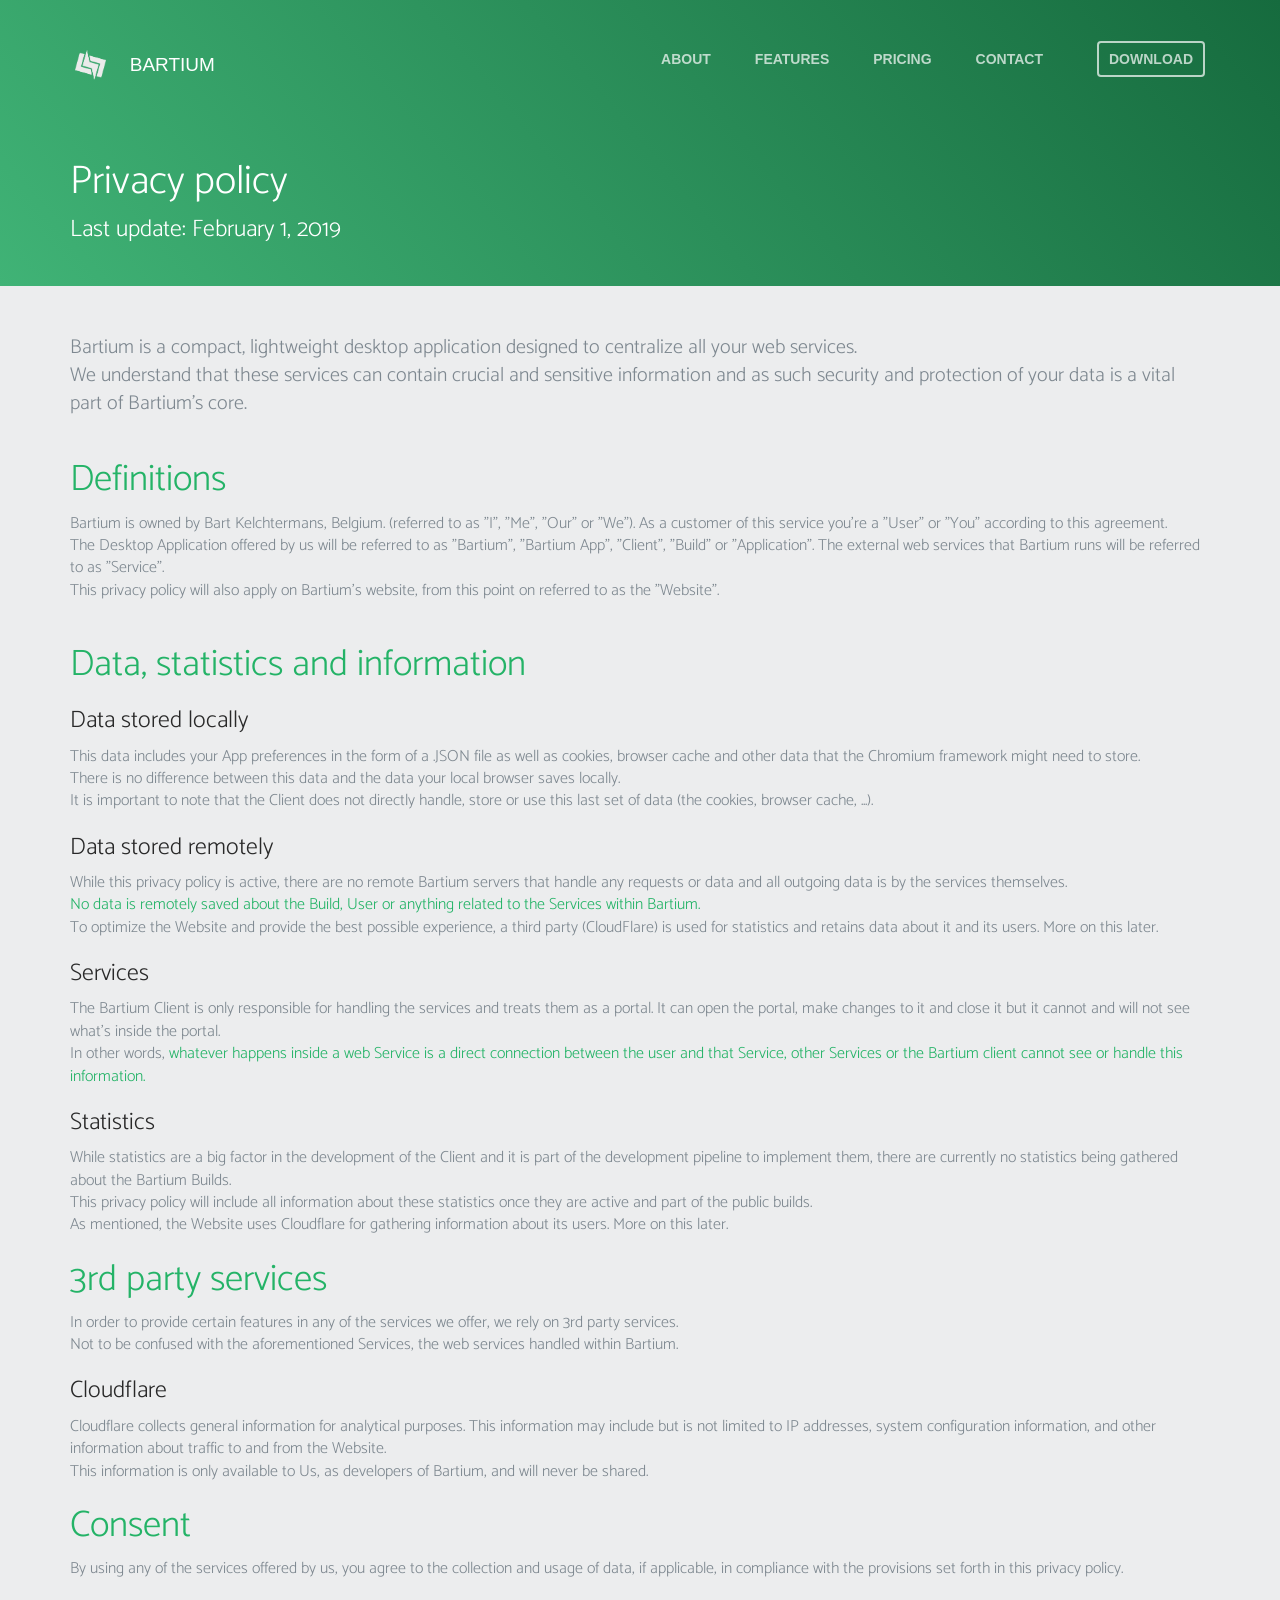
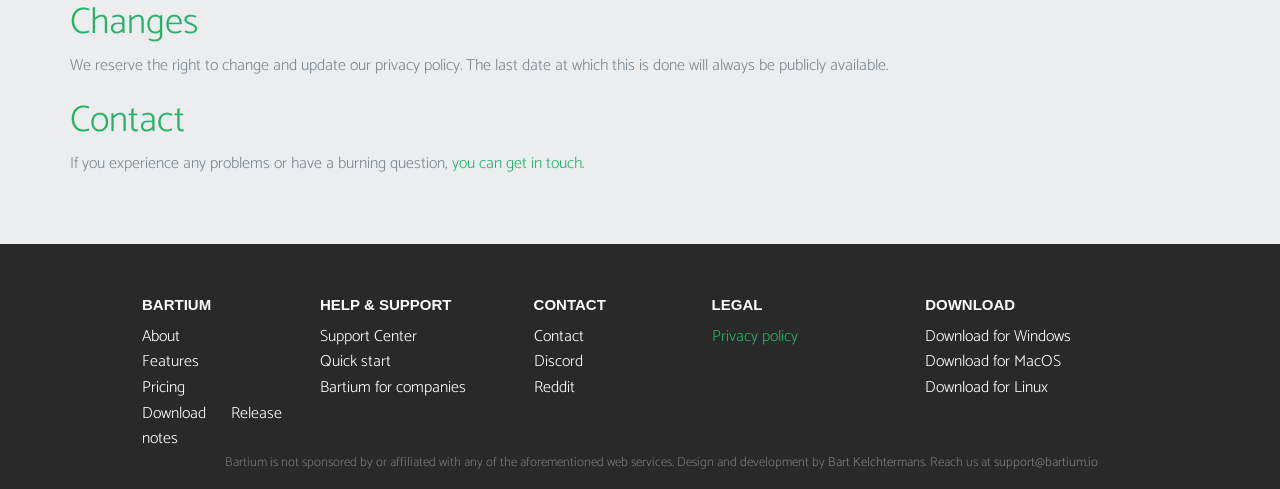
<file: privacy.html>
<!DOCTYPE html>
<html lang="en">

<head>
  <meta charset="utf-8">
  <meta name="viewport" content="width=device-width, initial-scale=1">
  <title>Privacy policy — Bartium</title>
  <meta name="description" content="The desktop client of everything.">
  <meta name="author" content="Bart Kelchtermans">
  <link rel="shortcut icon" href="img/Bartium.ico">
  <meta name="keywords" content="web handler, desktop client, native desktop, web services, desktop application">

  <link href="https://fonts.googleapis.com/css?family=Rubik" rel="stylesheet">
  <link href="https://fonts.googleapis.com/css?family=Catamaran" rel="stylesheet">
  <link href="https://fonts.googleapis.com/css?family=PT+Sans" rel="stylesheet">
  <link rel="stylesheet" href="css/styles-merged.css">
  <link rel="stylesheet" href="css/style.css">



  <!--[if lt IE 9]>
      <script src="js/vendor/html5shiv.min.js"></script>
      <script src="js/vendor/respond.min.js"></script>
    <![endif]-->
  <script defer src="https://umami.lav.ren/script.js" data-website-id="a98dcdd0-39cf-417d-9b6c-45de4330a66a" data-domains="bartium.io"></script>
</head>

<body>

  <header role="banner" class="probootstrap-header">
    <div class="container-fluid">
      <div class="probootstrap-logo hidden-xs">
        <a href="https://bartium.io/"><img src="img/Icon_OverlayWhite.png" alt="Bartium" style="height: 30px;"></a>
        <a href="https://bartium.io/" class="probootstrap-name hidden-sm">Bartium</a>
      </div>

      <nav role="navigation" class="probootstrap-nav">
        <ul class="probootstrap-main-nav">
          <li><a href="https://bartium.io/">About</a></li>
          <li><a href="features">Features</a></li>
          <li><a href="pricing">Pricing</a></li>
          <li><a href="contact">Contact</a></li>
          <li class="probootstrap-cta hidden-xs"><a href="download">Download</a></li>
        </ul>
      </nav>

      <section class="probootstrap-intro2">
        <div class="container">
          <div class="row">
            <div class="col-md-12">
              <h1 class="probootstrap-animate" style="font-size: 2.5em;">Privacy policy</h1>
              <h2 class="probootstrap-animate" style="margin-top: 5px;">Last update: February 1, 2019</h2>
            </div>
          </div>
        </div>
      </section>

    </div>
  </header>

  <section class="probootstrap-section probootstrap-page">
    <div class="container">
      <p class="lead">Bartium is a compact, lightweight desktop application designed to centralize all your web
        services.
        <br> We understand that these services can contain crucial and sensitive information and as such security and
        protection of your data is a vital part of Bartium's core.</p>
    </div>
    <div class="container">
      <h3>Definitions</h3>
      <p>Bartium is owned by Bart Kelchtermans, Belgium. (referred to as "I", "Me", "Our" or "We"). As a customer of
        this service you're a "User" or "You" according to this agreement.
        <br> The Desktop Application offered by us will be referred to as "Bartium", "Bartium App", "Client", "Build"
        or
        "Application".
        The external web services that Bartium runs will be referred to as "Service". <br>
        This privacy policy will also apply on Bartium's website, from this point on referred to as the "Website".</p>
    </div>
    <div class="container">
      <h3>Data, statistics and information</h3>
      <h2>Data stored locally</h2>
      <p>This data includes your App preferences in the form of a .JSON file as well as cookies, browser cache and
        other data that the Chromium framework might need to store.<br>
        There is no difference between this data and the data your local browser saves locally.<br>
        It is important to note that the Client does not directly handle, store or use this last set of data (the
        cookies, browser cache, ...).</p>
      <h2>Data stored remotely</h2>
      <p>While this privacy policy is active, there are no remote Bartium servers that handle any requests or data and
        all outgoing data is
        by the services themselves. <br> <span style="color: #24b367">No data is remotely saved about the Build, User
          or anything related to the Services within Bartium.</span><br>
        To optimize the Website and provide the best possible experience, a third party (CloudFlare) is used for
        statistics and retains data about it and its users. More on this later. </p>
      <h2>Services</h2>
      <p>The Bartium Client is only responsible for handling the services and treats them as a portal. It can open the
        portal, make changes to it and close it but it cannot and will not see what's inside the portal. <br>
        In other words, <span style="color: #24b367">whatever happens inside a web Service is a direct connection
          between the user and that Service, other Services or the Bartium client cannot see or handle this
          information.</span></p>
      <h2>Statistics</h2>
      <p>While statistics are a big factor in the development of the Client and it is part of the development pipeline
        to implement them, there are currently no statistics being gathered about the Bartium Builds.
        <br>This privacy policy will include all information about these statistics once they are active and part of
        the public builds.<br>
      As mentioned, the Website uses Cloudflare for gathering information about its users. More on this later.</p>
      <h3>3rd party services</h3>
      <p>In order to provide certain features in any of the services we offer, we rely on 3rd party services. <br> Not to be confused with the aforementioned Services, the web services handled within Bartium.</p>
      <h2>Cloudflare</h2>
      <p> Cloudflare collects general information for analytical purposes. This information may include but is not limited to IP addresses, system configuration information, and other information about traffic to and from the Website.<br>
      This information is only available to Us, as developers of Bartium, and will never be shared. </p>
      <h3>Consent</h3>
      <p>By using any of the services offered by us, you agree to the collection and usage of data, if applicable, in compliance with the provisions set forth in this privacy policy.</p>
      <h3>Changes</h3>
      <p>We reserve the right to change and update our privacy policy. The last date at which this is done will always be publicly available.</p>
      </p>
      <h3>Contact</h3>
      <p>If you experience any problems or have a burning question, <a href="contact">you can get in touch.</a></p>
      </p>

    </div>
  </section>

  <footer role="contentinfo" class="probootstrap-footer">
    <div class="container">
      <div class="col-lg-12 section-heading" style="padding-left: 5%;">
        <div class="col-sm-2 col-xs-6">
          <div class="probootstrap-footer-widget">
            <h3>Bartium</h3>
            <a href="https://bartium.io/" class="link-with-icon">About <i class=" icon-chevron-right"></i></a><br>
            <a href="features" class="link-with-icon">Features <i class=" icon-chevron-right"></i></a><br>
            <a href="pricing" class="link-with-icon">Pricing <i class=" icon-chevron-right"></i></a><br>
            <a href="download" class="link-with-icon">Download <i class=" icon-chevron-right"></i></a>
            <a href="release-notes" class="link-with-icon">Release notes <i class=" icon-chevron-right"></i></a>
          </div>
        </div>
        <div class="col-md-footer col-xs-6">
          <div class="probootstrap-footer-widget">
            <h3>Help & Support</h3>
            <a href="support" class="link-with-icon">Support Center <i class=" icon-chevron-right"></i></a><br>
            <a href="getting-started" class="link-with-icon">Quick start <i class=" icon-chevron-right"></i></a><br>
            <a href="for-companies" class="link-with-icon">Bartium for companies<i class=" icon-chevron-right"></i></a>
          </div>
        </div>
        <div class="col-sm-2 col-xs-6">
          <div class="probootstrap-footer-widget">
            <h3>Contact</h3>
            <a href="contact" class="link-with-icon">Contact <i class=" icon-chevron-right"></i></a><br>
            <a href="https://discord.gg/c6UYwkh" class="link-with-icon">Discord <i class=" icon-chevron-right"></i></a><br>
            <a href="https://www.reddit.com/r/bartium" class="link-with-icon">Reddit <i class=" icon-chevron-right"></i></a>
          </div>
        </div>
        <div class="col-md-footer col-xs-6">
          <div class="probootstrap-footer-widget">
            <h3>Legal</h3>
            <a href="privacy" class="link-with-icon" style="color: #24b367">Privacy policy <i class=" icon-chevron-right"></i></a><br>
          </div>
        </div>
        <div class="col-sm-3  col-xs-12" style="margin-bottom: 10px;">
          <div class="probootstrap-footer-widget">
            <h3>Download</h3>
            <a href="download" class="link-with-icon">Download for Windows &nbsp; <i class="icon-windows8"></i></a><br>
            <a href="#" class="link-with-icon">Download for MacOS &nbsp; <i class="icon-appleinc"></i></a><br>
            <a href="#" class="link-with-icon">Download for Linux &nbsp; <i class="icon-tux"></i></a><br>
          </div>
        </div>
        <div class="col-xs-12" style="text-align: center; line-height: 1.3">
          <span>Bartium is not sponsored by or affiliated with any of the aforementioned web services. Design and
            development by <a href="https://aboutbart.com">Bart Kelchtermans</a>. Reach us at <a href="mailto:support@bartium.io">support@bartium.io</a></span>
        </div>
      </div>
    </div>

  </footer>

  <script src="js/scripts.js"></script>
  <script src="js/main.js"></script>
  <script src="js/custom.js"></script>

</body>

</html>
</file>
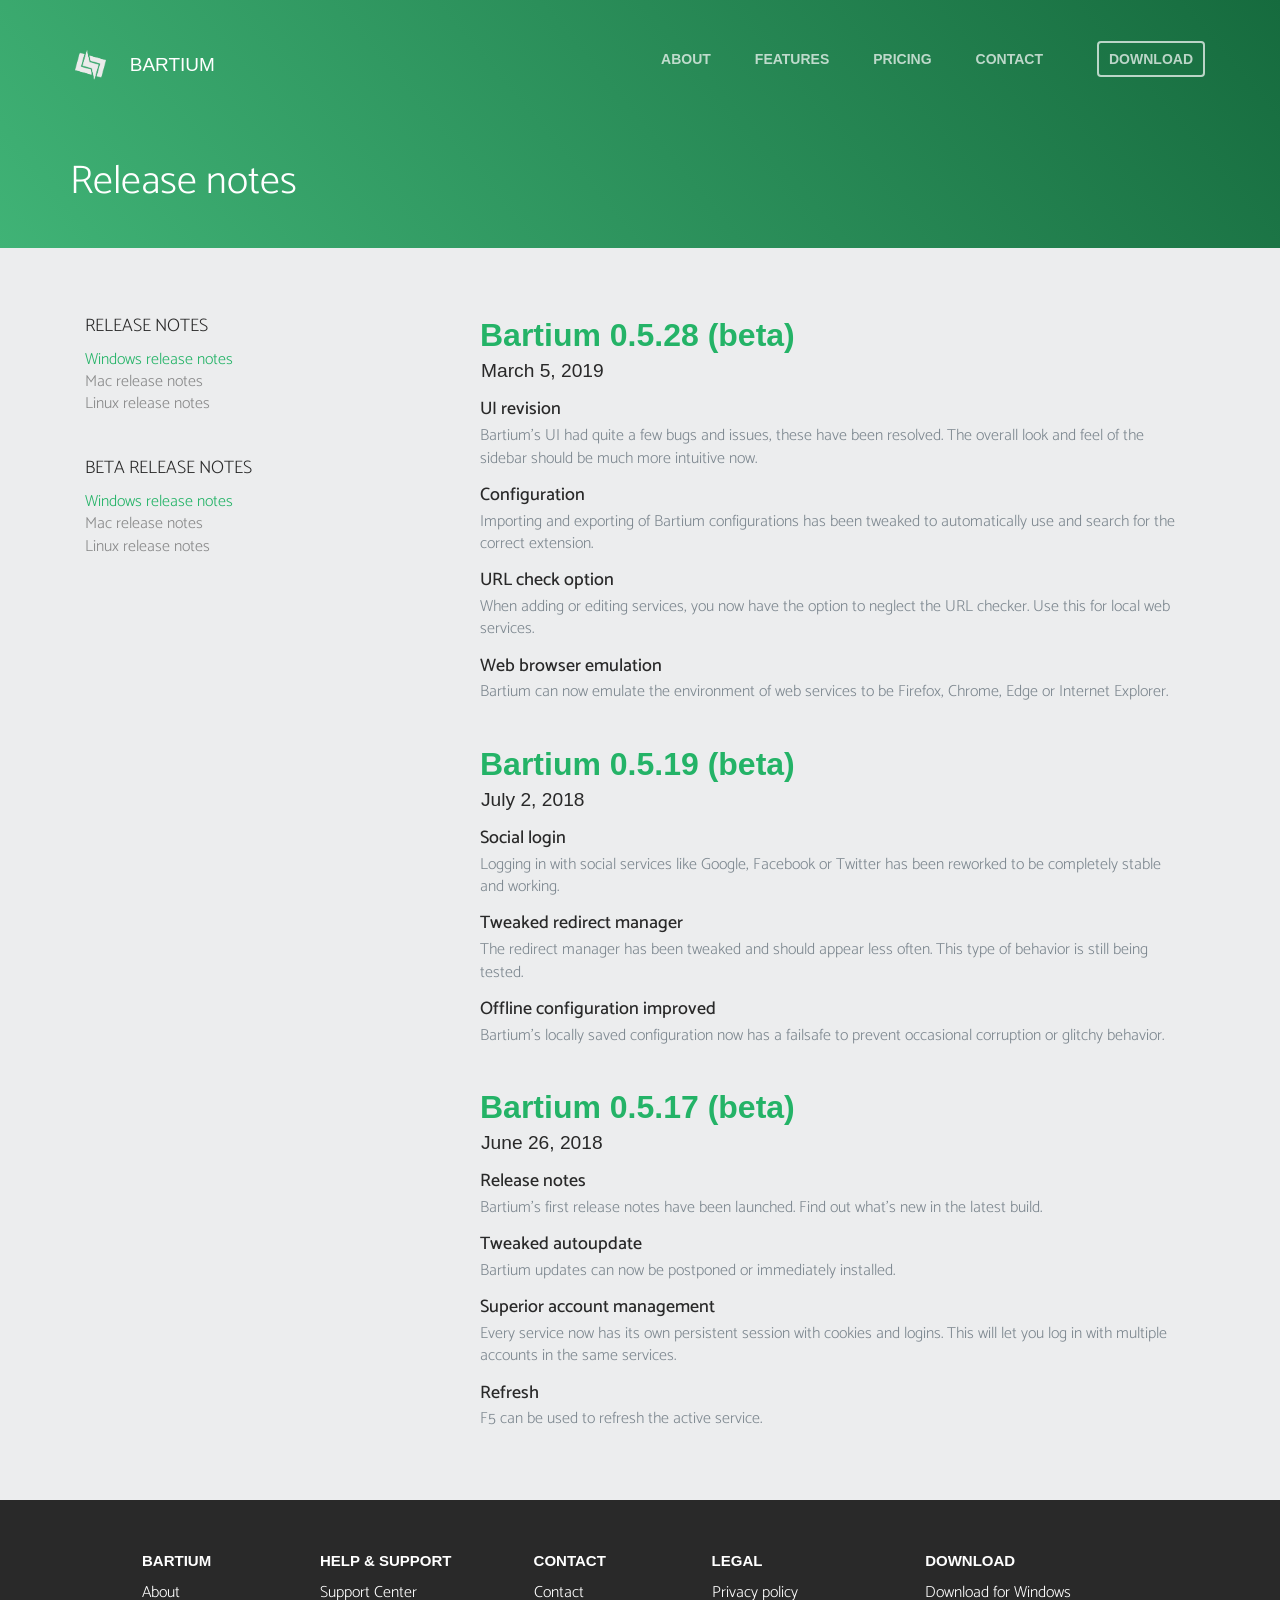
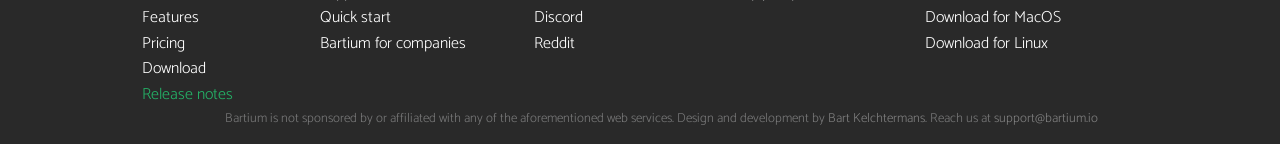
<file: release-notes.html>
<!DOCTYPE html>
<html lang="en">

<head>
  <meta charset="utf-8">
  <meta name="viewport" content="width=device-width, initial-scale=1">
  <title>Release notes — Bartium</title>
  <meta name="description" content="The desktop client of everything.">
  <meta name="author" content="Bart Kelchtermans">
  <link rel="shortcut icon" href="img/Bartium.ico">
  <meta name="keywords" content="web handler, desktop client, native desktop, web services, desktop application">

  <link href="https://fonts.googleapis.com/css?family=Rubik" rel="stylesheet">
  <link href="https://fonts.googleapis.com/css?family=Catamaran" rel="stylesheet">
  <link href="https://fonts.googleapis.com/css?family=PT+Sans" rel="stylesheet">
  <link rel="stylesheet" href="css/styles-merged.css">
  <link rel="stylesheet" href="css/style.css">



  <!--[if lt IE 9]>
      <script src="js/vendor/html5shiv.min.js"></script>
      <script src="js/vendor/respond.min.js"></script>
    <![endif]-->
  <script defer src="https://umami.lav.ren/script.js" data-website-id="a98dcdd0-39cf-417d-9b6c-45de4330a66a" data-domains="bartium.io"></script>
</head>

<body>


  <header role="banner" class="probootstrap-header">
    <div class="container-fluid">
      <div class="probootstrap-logo hidden-xs">
        <a href="https://bartium.io/"><img src="img/Icon_OverlayWhite.png" alt="Bartium" style="height: 30px;"></a>
        <a href="https://bartium.io/" class="probootstrap-name hidden-sm">Bartium</a>
      </div>

      <nav role="navigation" class="probootstrap-nav">
        <ul class="probootstrap-main-nav">
          <li><a href="https://bartium.io/">About</a></li>
          <li><a href="features">Features</a></li>
          <li><a href="pricing">Pricing</a></li>
          <li><a href="contact">Contact</a></li>
          <li class="probootstrap-cta hidden-xs"><a href="download">Download</a></li>
        </ul>
      </nav>

      <section class="probootstrap-intro2">
        <div class="container">
          <div class="row">
            <div class="col-md-12">
              <h1 class="probootstrap-animate" style="font-size: 2.5em;">Release notes</h1>
            </div>
          </div>
        </div>
      </section>
    </div>
  </header>

  <section class="probootstrap-section probootstrap-page">
    <div class="container">
      <div class="col-md-4 release">
        <h2>Release notes</h2>
        <a href="#" class="link-with-icon">Windows release notes<i class=" icon-chevron-right"></i></a><br>
        <span style="color: #292929; opacity: 0.5;">Mac release notes</span><br>
        <span style="color: #292929; opacity: 0.5;">Linux release notes</span><br>
        <br>
        <h2>Beta release notes</h2>
        <a href="#" class="link-with-icon">Windows release notes<i class=" icon-chevron-right"></i></a><br>
        <span style="color: #292929; opacity: 0.5;">Mac release notes</span><br>
        <span style="color: #292929; opacity: 0.5;">Linux release notes</span><br>
      </div>
      <div class="col-md-8">
        <div class="col-md-12 release-note probootstrap-animate">
          <h2>Bartium 0.5.28 (beta)</h2>
          <h3>March 5, 2019</h3>
          <h4>UI revision</h4>
          <p>Bartium's UI had quite a few bugs and issues, these have been resolved. The overall look and feel of the sidebar should be much more intuitive now.</p>
          <h4>Configuration</h4>
          <p>Importing and exporting of Bartium configurations has been tweaked to automatically use and search for the correct extension.</p>
          <h4>URL check option</h4>
          <p>When adding or editing services, you now have the option to neglect the URL checker. Use this for local web services.</p>
          <h4>Web browser emulation</h4>
          <p>Bartium can now emulate the environment of web services to be Firefox, Chrome, Edge or Internet Explorer.</p>
        </div>
        <div class="col-md-12 release-note probootstrap-animate">
          <h2>Bartium 0.5.19 (beta)</h2>
          <h3>July 2, 2018</h3>
          <h4>Social login</h4>
          <p>Logging in with social services like Google, Facebook or Twitter has been reworked to be completely stable
            and working.</p>
          <h4>Tweaked redirect manager</h4>
          <p>The redirect manager has been tweaked and should appear less often. This type of behavior is still being
            tested.</p>
          <h4>Offline configuration improved</h4>
          <p>Bartium's locally saved configuration now has a failsafe to prevent occasional corruption or glitchy
            behavior.</p>
        </div>
        <div class="col-md-12 release-note probootstrap-animate">
          <h2>Bartium 0.5.17 (beta)</h2>
          <h3>June 26, 2018</h3>
          <h4>Release notes</h4>
          <p>Bartium's first release notes have been launched. Find out what's new in the latest build.</p>
          <h4>Tweaked autoupdate</h4>
          <p>Bartium updates can now be postponed or immediately installed.</p>
          <h4>Superior account management</h4>
          <p>Every service now has its own persistent session with cookies and logins. This will let you log in with
            multiple accounts in the same services.</p>
          <h4>Refresh</h4>
          <p>F5 can be used to refresh the active service.</p>
        </div>
      </div>
    </div>
  </section>

  <footer role="contentinfo" class="probootstrap-footer">
    <div class="container">
      <div class="col-lg-12 section-heading" style="padding-left: 5%;">
        <div class="col-sm-2 col-xs-6">
          <div class="probootstrap-footer-widget">
            <h3>Bartium</h3>
            <a href="https://bartium.io/" class="link-with-icon">About <i class=" icon-chevron-right"></i></a><br>
            <a href="features" class="link-with-icon">Features <i class=" icon-chevron-right"></i></a><br>
            <a href="pricing" class="link-with-icon">Pricing <i class=" icon-chevron-right"></i></a><br>
            <a href="download" class="link-with-icon">Download <i class=" icon-chevron-right"></i></a><br>
            <a href="release-notes" class="link-with-icon" style="color: #24b367">Release notes <i class=" icon-chevron-right"></i></a>
          </div>
        </div>
        <div class="col-md-footer col-xs-6">
          <div class="probootstrap-footer-widget">
            <h3>Help & Support</h3>
            <a href="support" class="link-with-icon">Support Center <i class=" icon-chevron-right"></i></a><br>
            <a href="getting-started" class="link-with-icon">Quick start <i class=" icon-chevron-right"></i></a><br>
            <a href="for-companies.html" class="link-with-icon">Bartium for companies<i class=" icon-chevron-right"></i></a>
          </div>
        </div>
        <div class="col-sm-2 col-xs-6">
          <div class="probootstrap-footer-widget">
            <h3>Contact</h3>
            <a href="contact" class="link-with-icon">Contact <i class=" icon-chevron-right"></i></a><br>
            <a href="https://discord.gg/c6UYwkh" class="link-with-icon">Discord <i class=" icon-chevron-right"></i></a><br>
            <a href="https://www.reddit.com/r/bartium" class="link-with-icon">Reddit <i class=" icon-chevron-right"></i></a>
          </div>
        </div>
        <div class="col-md-footer col-xs-6">
          <div class="probootstrap-footer-widget">
            <h3>Legal</h3>
            <a href="privacy" class="link-with-icon">Privacy policy <i class=" icon-chevron-right"></i></a><br>
          </div>
        </div>
        <div class="col-sm-3  col-xs-12" style="margin-bottom: 10px;">
          <div class="probootstrap-footer-widget">
            <h3>Download</h3>
            <a href="download" class="link-with-icon">Download for Windows &nbsp; <i class="icon-windows8"></i></a><br>
            <a href="#" class="link-with-icon">Download for MacOS &nbsp; <i class="icon-appleinc"></i></a><br>
            <a href="#" class="link-with-icon">Download for Linux &nbsp; <i class="icon-tux"></i></a><br>
          </div>
        </div>
        <div class="col-xs-12" style="text-align: center; line-height: 1.3">
          <span>Bartium is not sponsored by or affiliated with any of the aforementioned web services. Design and
            development by <a href="https://aboutbart.com">Bart Kelchtermans</a>. Reach us at <a href="mailto:support@bartium.io">support@bartium.io</a></span>
        </div>
      </div>
    </div>

  </footer>


  <script src="js/scripts.js"></script>
  <script src="js/main.js"></script>
  <script src="js/custom.js"></script>

</body>

</html>
</file>
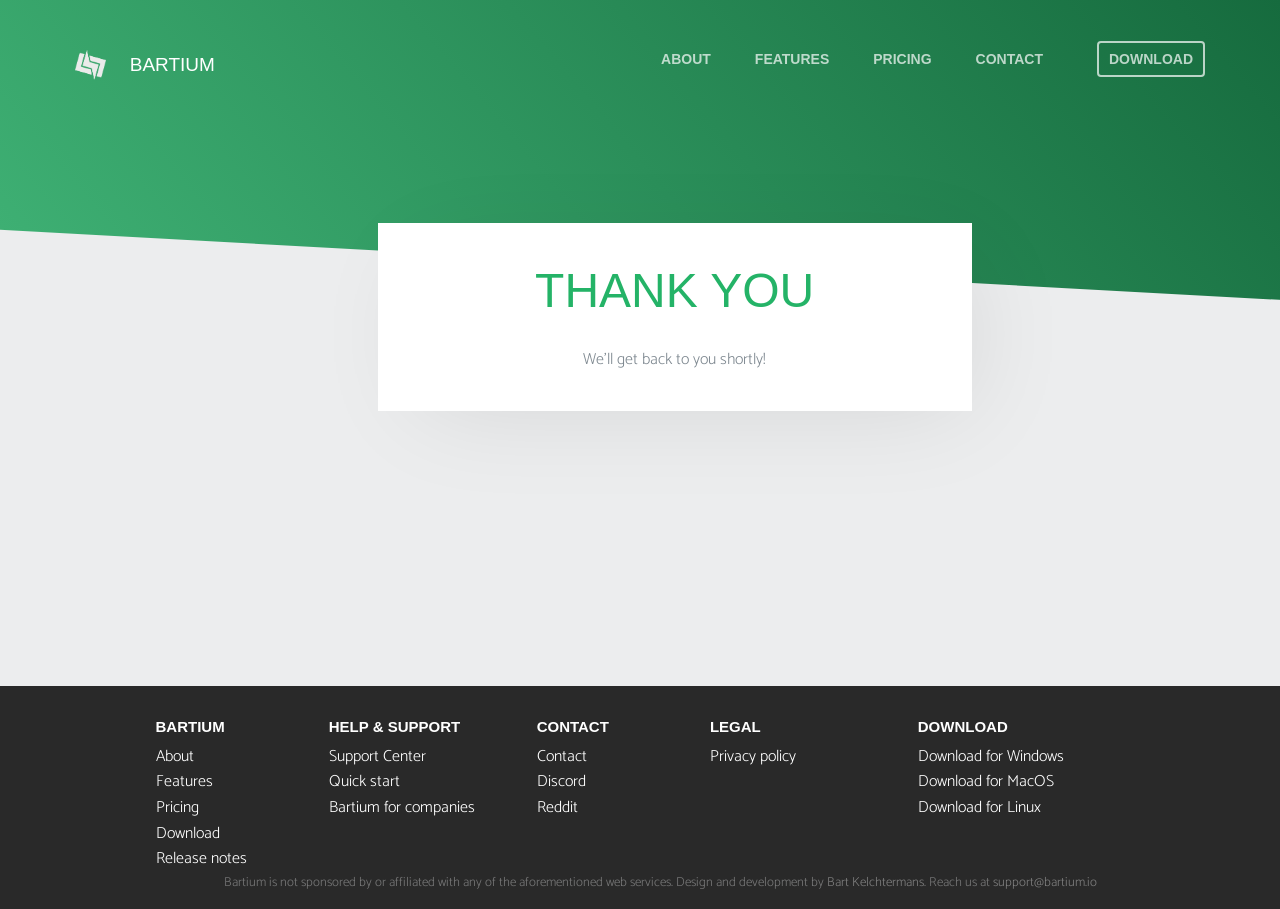
<file: submitted.html>
<!DOCTYPE html>
<html lang="en">

<head>
  <meta charset="utf-8">
  <meta name="viewport" content="width=device-width, initial-scale=1">
  <title>Thank you — Bartium</title>
  <meta name="description" content="The desktop client of everything.">
  <meta name="author" content="Bart Kelchtermans">
  <link rel="shortcut icon" href="img/Bartium.ico">
  <meta name="keywords" content="web handler, desktop client, native desktop, web services, desktop application">

  <link href="https://fonts.googleapis.com/css?family=Rubik" rel="stylesheet">
  <link href="https://fonts.googleapis.com/css?family=Catamaran" rel="stylesheet">
  <link href="https://fonts.googleapis.com/css?family=PT+Sans" rel="stylesheet">
  <link rel="stylesheet" href="css/styles-merged.css">
  <link rel="stylesheet" href="css/bootstrap.min.css">
  <link rel="stylesheet" href="css/style.css">



  <!--[if lt IE 9]>
      <script src="js/vendor/html5shiv.min.js"></script>
      <script src="js/vendor/respond.min.js"></script>
    <![endif]-->
  <script defer src="https://umami.lav.ren/script.js" data-website-id="a98dcdd0-39cf-417d-9b6c-45de4330a66a" data-domains="bartium.io"></script>
</head>

<body>

  <header role="banner" class="probootstrap-header">
    <div class="container-fluid">
      <div class="probootstrap-logo hidden-xs">
        <a href="https://bartium.io/"><img src="img/Icon_OverlayWhite.png" alt="Bartium" style="height: 30px;"></a>
        <a href="https://bartium.io/" class="probootstrap-name hidden-sm">Bartium</a>
      </div>
      <nav role="navigation" class="probootstrap-nav">
        <ul class="probootstrap-main-nav">
          <li><a href="https://bartium.io/">About</a></li>
          <li><a href="features">Features</a></li>
          <li><a href="pricing">Pricing</a></li>
          <li><a href="contact">Contact</a></li>
          <li class="probootstrap-cta hidden-xs"><a href="download">Download</a></li>
        </ul>
      </nav>

      <section class="probootstrap-intro2" style="margin-bottom: 3%;">
        <div class="container">
          <div class="row">
            <div class="col-md-12">
            </div>
          </div>
        </div>
      </section>
      <svg viewBox="0 0 1280 70" preserveAspectRatio="none" fill="blue" role="presentation"
        aria-hidden="true" style="margin-left: -30px; margin-bottom: -11px; width: 150%">
        <polygon points="0 0 0 70 1280 70" fill="#ecedee"></polygon>
      </svg>
    </div>
  </header>

  <section class="probootstrap-section" style="margin-top: -5%; height: 47vh">
    <div class="container">
      <div class="probootstrap-gutter0 mb80 col-md-offset-3" style="margin-top: -120px;">
        <div class="col-md-9 probootstrap-pricing-wrap probootstrap-animate">
          <div class="probootstrap-pricing">
            <h3 style="font-size: 3em; margin-top: 0.4em">Thank you</h3>
            <p style="text-align: center">We'll get back to you shortly!</p>
   
          </div>
        </div>

      </div>
    </div>
  </section>

  <footer role="contentinfo" class="probootstrap-footer">
    <div class="container">
      <div class="col-lg-12 section-heading" style="padding-left: 5%;">
        <div class="col-sm-2 col-xs-6">
          <div class="probootstrap-footer-widget">
            <h3>Bartium</h3>
            <a href="https://bartium.io/" class="link-with-icon">About <i class=" icon-chevron-right"></i></a><br>
            <a href="features" class="link-with-icon">Features <i class=" icon-chevron-right"></i></a><br>
            <a href="pricing" class="link-with-icon">Pricing <i class=" icon-chevron-right"></i></a><br>
            <a href="download" class="link-with-icon">Download <i class=" icon-chevron-right"></i></a><br>
            <a href="release-notes" class="link-with-icon">Release notes <i class=" icon-chevron-right"></i></a>
          </div>
        </div>
        <div class="col-md-footer col-xs-6">
          <div class="probootstrap-footer-widget">
            <h3>Help & Support</h3>
            <a href="support" class="link-with-icon">Support Center <i class=" icon-chevron-right"></i></a><br>
            <a href="getting-started" class="link-with-icon">Quick start <i class=" icon-chevron-right"></i></a><br>
            <a href="for-companies" class="link-with-icon">Bartium for companies<i class=" icon-chevron-right"></i></a>
          </div>
        </div>
        <div class="col-sm-2 col-xs-6">
          <div class="probootstrap-footer-widget">
            <h3>Contact</h3>
            <a href="contact" class="link-with-icon">Contact <i class=" icon-chevron-right"></i></a><br>
            <a href="https://discord.gg/c6UYwkh" class="link-with-icon">Discord <i class=" icon-chevron-right"></i></a><br>
            <a href="https://www.reddit.com/r/bartium" class="link-with-icon">Reddit <i class=" icon-chevron-right"></i></a>
          </div>
        </div>
        <div class="col-md-footer col-xs-6">
          <div class="probootstrap-footer-widget">
            <h3>Legal</h3>
            <a href="privacy" class="link-with-icon">Privacy policy <i class=" icon-chevron-right"></i></a><br>
          </div>
        </div>
        <div class="col-sm-3  col-xs-12" style="margin-bottom: 10px;">
          <div class="probootstrap-footer-widget">
            <h3>Download</h3>
            <a href="download" class="link-with-icon">Download for Windows &nbsp; <i class="icon-windows8"></i></a><br>
            <a href="#" class="link-with-icon">Download for MacOS &nbsp; <i class="icon-appleinc"></i></a><br>
            <a href="#" class="link-with-icon">Download for Linux &nbsp; <i class="icon-tux"></i></a><br>
          </div>
        </div>
        <div class="col-xs-12" style="text-align: center; line-height: 1.3">
          <span>Bartium is not sponsored by or affiliated with any of the aforementioned web services. Design and
            development by <a href="https://aboutbart.com">Bart Kelchtermans</a>. Reach us at <a href="mailto:support@bartium.io">support@bartium.io</a></span>
        </div>
      </div>
    </div>

  </footer>

  <script src="js/scripts.js"></script>
  <script src="js/main.js"></script>
  <script src="js/popper.min.js"></script>
  <script src="js/custom.js"></script>
</body>

</html>
</file>
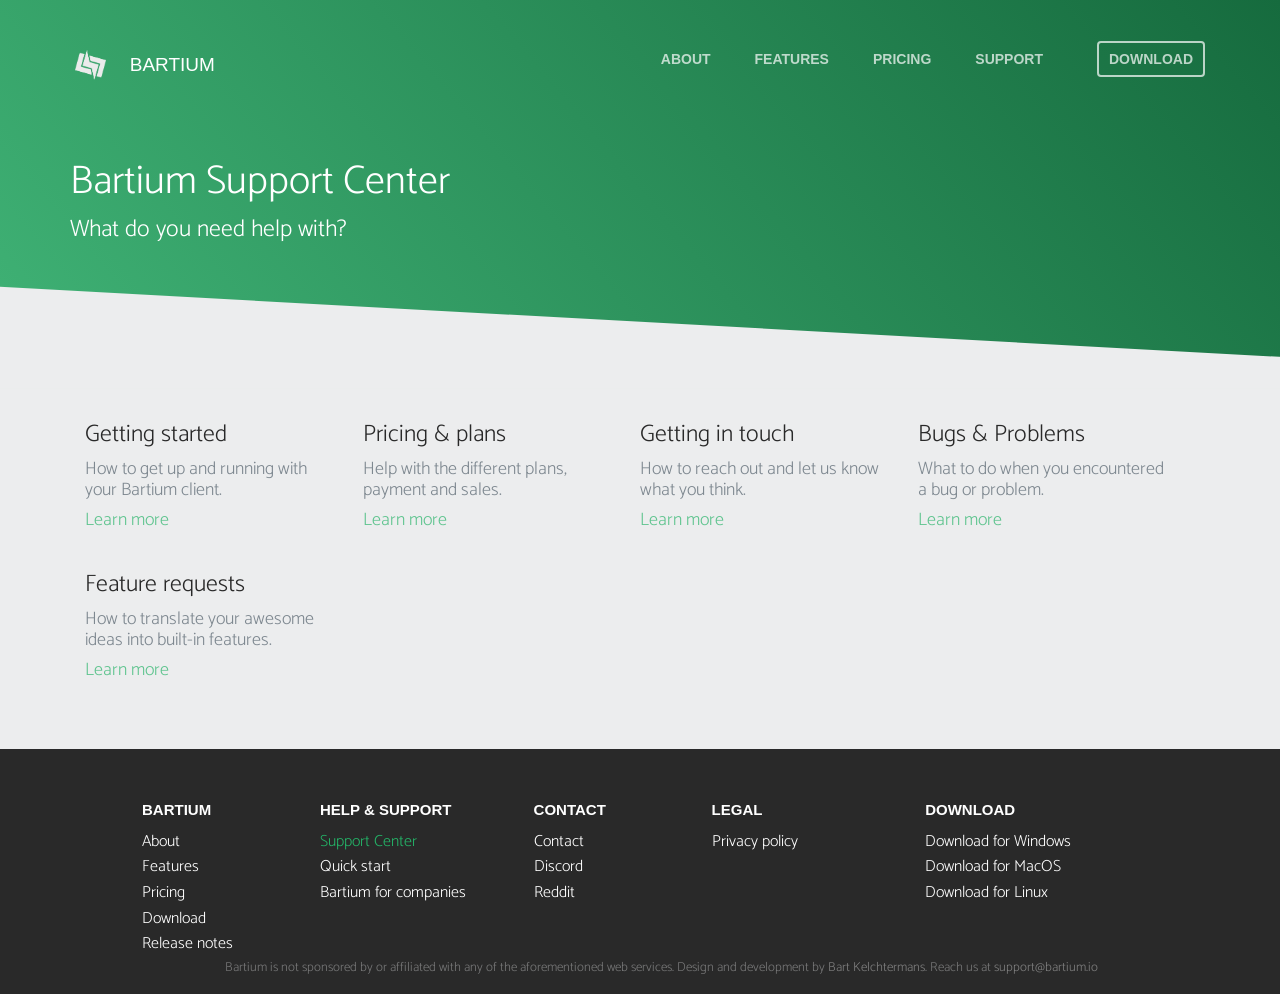
<file: support.html>
<!DOCTYPE html>
<html lang="en">

<head>
  <meta charset="utf-8">
  <meta name="viewport" content="width=device-width, initial-scale=1">
  <title>Support — Bartium</title>
  <meta name="description" content="The desktop client of everything.">
  <meta name="author" content="Bart Kelchtermans">
  <link rel="shortcut icon" href="img/Bartium.ico">
  <meta name="keywords" content="web handler, desktop client, native desktop, web services, desktop application">

  <link href="https://fonts.googleapis.com/css?family=Rubik" rel="stylesheet">
  <link href="https://fonts.googleapis.com/css?family=Catamaran" rel="stylesheet">
  <link href="https://fonts.googleapis.com/css?family=PT+Sans" rel="stylesheet">
  <link rel="stylesheet" href="css/styles-merged.css">
  <link rel="stylesheet" href="css/style.css">



  <!--[if lt IE 9]>
      <script src="js/vendor/html5shiv.min.js"></script>
      <script src="js/vendor/respond.min.js"></script>
    <![endif]-->
  <script defer src="https://umami.lav.ren/script.js" data-website-id="a98dcdd0-39cf-417d-9b6c-45de4330a66a" data-domains="bartium.io"></script>
</head>

<body>



  <header role="banner" class="probootstrap-header">
    <div class="container-fluid">
      <div class="probootstrap-logo hidden-xs">
        <a href="https://bartium.io/"><img src="img/Icon_OverlayWhite.png" alt="Bartium" style="height: 30px;"></a>
        <a href="https://bartium.io/" class="probootstrap-name hidden-sm">Bartium</a>
      </div>
      <nav role="navigation" class="probootstrap-nav">
        <ul class="probootstrap-main-nav">
          <li><a href="https://bartium.io/">About</a></li>
          <li><a href="features">Features</a></li>
          <li><a href="pricing">Pricing</a></li>
          <li><a href="#">Support</a></li>
          <li class="probootstrap-cta hidden-xs"><a href="download">Download</a></li>
        </ul>
      </nav>

      <section class="probootstrap-intro2" style="margin-bottom: 0%;">
        <div class="container">
          <div class="row">
            <div class="col-md-12">
              <h1 class="probootstrap-animate" style="font-size: 2.5em;">Bartium Support Center</h1>
              <h2 class="probootstrap-animate" style="margin-top: 5px;">What do you need help with?</h2>
            </div>
          </div>
        </div>
      </section>
      <svg viewBox="0 0 1280 70" preserveAspectRatio="none" fill="blue" role="presentation"
        aria-hidden="true" style="margin-left: -30px; margin-bottom: -11px; width: 150%">
        <polygon points="0 0 0 70 1280 70" fill="#ecedee"></polygon>
      </svg>
    </div>
  </header>

  <section class="probootstrap-section" style="margin-top: -5%;">
    <div class="container">

      <div class="row col-md-12">
        <div class="col-md-3 col-xs-6 support probootstrap-animate">
          <h2>Getting started</h2>
          <p>How to get up and running with your Bartium client.</p>
          <a href="getting-started" class="link-with-icon">Learn more<i class=" icon-chevron-right"></i></a>
        </div>
        <div class="col-md-3 col-xs-6 support probootstrap-animate">
          <h2>Pricing & plans</h2>
          <p>Help with the different plans, payment and sales.</p>
          <a href="contact" class="link-with-icon">Learn more<i class=" icon-chevron-right"></i></a>
        </div>
        <div class="col-md-3 col-xs-6 support probootstrap-animate">
          <h2>Getting in touch</h2>
          <p>How to reach out and let us know what you think.</p>
          <a href="contact" class="link-with-icon">Learn more<i class=" icon-chevron-right"></i></a>
        </div>


        <div class="col-md-3 col-xs-6 support probootstrap-animate">
          <h2>Bugs & Problems</h2>
          <p>What to do when you encountered a bug or problem.</p>
          <a href="contact" class="link-with-icon">Learn more<i class=" icon-chevron-right"></i></a>
        </div>
        <div class="col-md-3 col-xs-6 support probootstrap-animate">
          <h2>Feature requests</h2>
          <p>How to translate your awesome ideas into built-in features.</p>
          <a href="contact" class="link-with-icon">Learn more<i class=" icon-chevron-right"></i></a>
        </div>

        <div class="col-md-3 col-xs-6 support probootstrap-animate">
          <h2>Press kit</h2>
          <p>Information and promotional material for PR and press.</p>
          <a href="contact" class="link-with-icon">Learn more<i class=" icon-chevron-right"></i></a>
        </div>



      </div>

    </div>
  </section>

  <footer role="contentinfo" class="probootstrap-footer">
    <div class="container">
      <div class="col-lg-12 section-heading" style="padding-left: 5%;">
        <div class="col-sm-2 col-xs-6">
          <div class="probootstrap-footer-widget">
            <h3>Bartium</h3>
            <a href="https://bartium.io/" class="link-with-icon">About <i class=" icon-chevron-right"></i></a><br>
            <a href="features" class="link-with-icon">Features <i class=" icon-chevron-right"></i></a><br>
            <a href="pricing" class="link-with-icon">Pricing <i class=" icon-chevron-right"></i></a><br>
            <a href="download" class="link-with-icon">Download <i class=" icon-chevron-right"></i></a><br>
            <a href="release-notes" class="link-with-icon">Release notes <i class=" icon-chevron-right"></i></a>
          </div>
        </div>
        <div class="col-md-footer col-xs-6">
          <div class="probootstrap-footer-widget">
            <h3>Help & Support</h3>
            <a href="support" class="link-with-icon" style="color: #24b367">Support Center <i class=" icon-chevron-right"></i></a><br>
            <a href="getting-started" class="link-with-icon">Quick start <i class=" icon-chevron-right"></i></a><br>
            <a href="for-companies" class="link-with-icon">Bartium for companies<i class=" icon-chevron-right"></i></a>
          </div>
        </div>
        <div class="col-sm-2 col-xs-6">
          <div class="probootstrap-footer-widget">
            <h3>Contact</h3>
            <a href="contact" class="link-with-icon">Contact <i class=" icon-chevron-right"></i></a><br>
            <a href="https://discord.gg/c6UYwkh" class="link-with-icon">Discord <i class=" icon-chevron-right"></i></a><br>
            <a href="https://www.reddit.com/r/bartium" class="link-with-icon">Reddit <i class=" icon-chevron-right"></i></a><br>
            <!-- <a href="#" class="link-with-icon">Twitter <i class=" icon-chevron-right"></i></a> -->
          </div>
        </div>
        <div class="col-md-footer col-xs-6">
          <div class="probootstrap-footer-widget">
            <h3>Legal</h3>
            <a href="privacy" class="link-with-icon">Privacy policy <i class=" icon-chevron-right"></i></a><br>
          </div>
        </div>
        <div class="col-sm-3  col-xs-12" style="margin-bottom: 10px;">
          <div class="probootstrap-footer-widget">
            <h3>Download</h3>
            <a href="download" class="link-with-icon">Download for Windows &nbsp; <i class="icon-windows8"></i></a><br>
            <a href="#" class="link-with-icon">Download for MacOS &nbsp; <i class="icon-appleinc"></i></a><br>
            <a href="#" class="link-with-icon">Download for Linux &nbsp; <i class="icon-tux"></i></a><br>
          </div>
        </div>
        <div class="col-xs-12" style="text-align: center; line-height: 1.3">
          <span>Bartium is not sponsored by or affiliated with any of the aforementioned web services. Design and
            development by <a href="https://aboutbart.com">Bart Kelchtermans</a>. Reach us at <a href="mailto:support@bartium.io">support@bartium.io</a></span>
        </div>
      </div>
    </div>

  </footer>


  <script src="js/scripts.js"></script>
  <script src="js/main.js"></script>
  <script src="js/custom.js"></script>

</body>

</html>
</file>
<file: css/styles-merged.css>
html {
    font-family: sans-serif;
    -webkit-text-size-adjust: 100%;
    -ms-text-size-adjust: 100%
}

body {
    margin: 0
}

article,
aside,
details,
figcaption,
figure,
footer,
header,
hgroup,
main,
menu,
nav,
section,
summary {
    display: block
}

audio,
canvas,
progress,
video {
    display: inline-block;
    vertical-align: baseline
}

audio:not([controls]) {
    display: none;
    height: 0
}

[hidden],
template {
    display: none
}

a {
    background-color: transparent
}

a:active,
a:hover {
    outline: 0
}

abbr[title] {
    border-bottom: 1px dotted
}

b,
strong {
    font-weight: 700
}

dfn {
    font-style: italic
}

h1 {
    margin: .67em 0;
    font-size: 2em
}

mark {
    color: #000;
    background: #ff0
}

small {
    font-size: 80%
}

sub,
sup {
    position: relative;
    font-size: 75%;
    line-height: 0;
    vertical-align: baseline
}

sup {
    top: -.5em
}

sub {
    bottom: -.25em
}

img {
    border: 0
}

svg:not(:root) {
    overflow: hidden
}

figure {
    margin: 1em 40px
}

hr {
    height: 0;
    -webkit-box-sizing: content-box;
    -moz-box-sizing: content-box;
    box-sizing: content-box
}

pre {
    overflow: auto
}

code,
kbd,
pre,
samp {
    font-family: monospace, monospace;
    font-size: 1em
}

button,
input,
optgroup,
select,
textarea {
    margin: 0;
    font: inherit;
    color: inherit
}

button {
    overflow: visible
}

button,
select {
    text-transform: none
}

button,
html input[type=button],
input[type=reset],
input[type=submit] {
    -webkit-appearance: button;
    cursor: pointer
}

button[disabled],
html input[disabled] {
    cursor: default
}

button::-moz-focus-inner,
input::-moz-focus-inner {
    padding: 0;
    border: 0
}

input {
    line-height: normal
}

input[type=checkbox],
input[type=radio] {
    -webkit-box-sizing: border-box;
    -moz-box-sizing: border-box;
    box-sizing: border-box;
    padding: 0
}

input[type=number]::-webkit-inner-spin-button,
input[type=number]::-webkit-outer-spin-button {
    height: auto
}

input[type=search] {
    -webkit-box-sizing: content-box;
    -moz-box-sizing: content-box;
    box-sizing: content-box;
    -webkit-appearance: textfield
}

input[type=search]::-webkit-search-cancel-button,
input[type=search]::-webkit-search-decoration {
    -webkit-appearance: none
}

fieldset {
    padding: .35em .625em .75em;
    margin: 0 2px;
    border: 1px solid silver
}

legend {
    padding: 0;
    border: 0
}

textarea {
    overflow: auto
}

optgroup {
    font-weight: 700
}

table {
    border-spacing: 0;
    border-collapse: collapse
}

td,
th {
    padding: 0
}


/*! Source: https://github.com/h5bp/html5-boilerplate/blob/master/src/css/main.css */

@media print {
    *,
    :after,
    :before {
        color: #000!important;
        text-shadow: none!important;
        background: 0 0!important;
        -webkit-box-shadow: none!important;
        box-shadow: none!important
    }
    a,
    a:visited {
        text-decoration: underline
    }
    a[href]:after {
        content: " (" attr(href) ")"
    }
    abbr[title]:after {
        content: " (" attr(title) ")"
    }
    a[href^="javascript:"]:after,
    a[href^="#"]:after {
        content: ""
    }
    blockquote,
    pre {
        border: 1px solid #999;
        page-break-inside: avoid
    }
    thead {
        display: table-header-group
    }
    img,
    tr {
        page-break-inside: avoid
    }
    img {
        max-width: 100%!important
    }
    h2,
    h3,
    p {
        orphans: 3;
        widows: 3
    }
    h2,
    h3 {
        page-break-after: avoid
    }
    .navbar {
        display: none
    }
    .btn>.caret,
    .dropup>.btn>.caret {
        border-top-color: #000!important
    }
    .label {
        border: 1px solid #000
    }
    .table {
        border-collapse: collapse!important
    }
    .table td,
    .table th {
        background-color: #fff!important
    }
    .table-bordered td,
    .table-bordered th {
        border: 1px solid #ddd!important
    }
}

@font-face {
    font-family: 'Glyphicons Halflings';
    src: url(../fonts/glyphicons-halflings-regular.eot);
    src: url(../fonts/glyphicons-halflings-regular.eot?#iefix) format('embedded-opentype'), url(../fonts/glyphicons-halflings-regular.woff2) format('woff2'), url(../fonts/glyphicons-halflings-regular.woff) format('woff'), url(../fonts/glyphicons-halflings-regular.ttf) format('truetype'), url(../fonts/glyphicons-halflings-regular.svg#glyphicons_halflingsregular) format('svg')
}

.glyphicon {
    position: relative;
    top: 1px;
    display: inline-block;
    font-family: 'Glyphicons Halflings';
    font-style: normal;
    font-weight: 400;
    line-height: 1;
    -webkit-font-smoothing: antialiased;
    -moz-osx-font-smoothing: grayscale
}

.glyphicon-asterisk:before {
    content: "\002a"
}

.glyphicon-plus:before {
    content: "\002b"
}

.glyphicon-eur:before,
.glyphicon-euro:before {
    content: "\20ac"
}

.glyphicon-minus:before {
    content: "\2212"
}

.glyphicon-cloud:before {
    content: "\2601"
}

.glyphicon-envelope:before {
    content: "\2709"
}

.glyphicon-pencil:before {
    content: "\270f"
}

.glyphicon-glass:before {
    content: "\e001"
}

.glyphicon-music:before {
    content: "\e002"
}

.glyphicon-search:before {
    content: "\e003"
}

.glyphicon-heart:before {
    content: "\e005"
}

.glyphicon-star:before {
    content: "\e006"
}

.glyphicon-star-empty:before {
    content: "\e007"
}

.glyphicon-user:before {
    content: "\e008"
}

.glyphicon-film:before {
    content: "\e009"
}

.glyphicon-th-large:before {
    content: "\e010"
}

.glyphicon-th:before {
    content: "\e011"
}

.glyphicon-th-list:before {
    content: "\e012"
}

.glyphicon-ok:before {
    content: "\e013"
}

.glyphicon-remove:before {
    content: "\e014"
}

.glyphicon-zoom-in:before {
    content: "\e015"
}

.glyphicon-zoom-out:before {
    content: "\e016"
}

.glyphicon-off:before {
    content: "\e017"
}

.glyphicon-signal:before {
    content: "\e018"
}

.glyphicon-cog:before {
    content: "\e019"
}

.glyphicon-trash:before {
    content: "\e020"
}

.glyphicon-home:before {
    content: "\e021"
}

.glyphicon-file:before {
    content: "\e022"
}

.glyphicon-time:before {
    content: "\e023"
}

.glyphicon-road:before {
    content: "\e024"
}

.glyphicon-download-alt:before {
    content: "\e025"
}

.glyphicon-download:before {
    content: "\e026"
}

.glyphicon-upload:before {
    content: "\e027"
}

.glyphicon-inbox:before {
    content: "\e028"
}

.glyphicon-play-circle:before {
    content: "\e029"
}

.glyphicon-repeat:before {
    content: "\e030"
}

.glyphicon-refresh:before {
    content: "\e031"
}

.glyphicon-list-alt:before {
    content: "\e032"
}

.glyphicon-lock:before {
    content: "\e033"
}

.glyphicon-flag:before {
    content: "\e034"
}

.glyphicon-headphones:before {
    content: "\e035"
}

.glyphicon-volume-off:before {
    content: "\e036"
}

.glyphicon-volume-down:before {
    content: "\e037"
}

.glyphicon-volume-up:before {
    content: "\e038"
}

.glyphicon-qrcode:before {
    content: "\e039"
}

.glyphicon-barcode:before {
    content: "\e040"
}

.glyphicon-tag:before {
    content: "\e041"
}

.glyphicon-tags:before {
    content: "\e042"
}

.glyphicon-book:before {
    content: "\e043"
}

.glyphicon-bookmark:before {
    content: "\e044"
}

.glyphicon-print:before {
    content: "\e045"
}

.glyphicon-camera:before {
    content: "\e046"
}

.glyphicon-font:before {
    content: "\e047"
}

.glyphicon-bold:before {
    content: "\e048"
}

.glyphicon-italic:before {
    content: "\e049"
}

.glyphicon-text-height:before {
    content: "\e050"
}

.glyphicon-text-width:before {
    content: "\e051"
}

.glyphicon-align-left:before {
    content: "\e052"
}

.glyphicon-align-center:before {
    content: "\e053"
}

.glyphicon-align-right:before {
    content: "\e054"
}

.glyphicon-align-justify:before {
    content: "\e055"
}

.glyphicon-list:before {
    content: "\e056"
}

.glyphicon-indent-left:before {
    content: "\e057"
}

.glyphicon-indent-right:before {
    content: "\e058"
}

.glyphicon-facetime-video:before {
    content: "\e059"
}

.glyphicon-picture:before {
    content: "\e060"
}

.glyphicon-map-marker:before {
    content: "\e062"
}

.glyphicon-adjust:before {
    content: "\e063"
}

.glyphicon-tint:before {
    content: "\e064"
}

.glyphicon-edit:before {
    content: "\e065"
}

.glyphicon-share:before {
    content: "\e066"
}

.glyphicon-check:before {
    content: "\e067"
}

.glyphicon-move:before {
    content: "\e068"
}

.glyphicon-step-backward:before {
    content: "\e069"
}

.glyphicon-fast-backward:before {
    content: "\e070"
}

.glyphicon-backward:before {
    content: "\e071"
}

.glyphicon-play:before {
    content: "\e072"
}

.glyphicon-pause:before {
    content: "\e073"
}

.glyphicon-stop:before {
    content: "\e074"
}

.glyphicon-forward:before {
    content: "\e075"
}

.glyphicon-fast-forward:before {
    content: "\e076"
}

.glyphicon-step-forward:before {
    content: "\e077"
}

.glyphicon-eject:before {
    content: "\e078"
}

.glyphicon-chevron-left:before {
    content: "\e079"
}

.glyphicon-chevron-right:before {
    content: "\e080"
}

.glyphicon-plus-sign:before {
    content: "\e081"
}

.glyphicon-minus-sign:before {
    content: "\e082"
}

.glyphicon-remove-sign:before {
    content: "\e083"
}

.glyphicon-ok-sign:before {
    content: "\e084"
}

.glyphicon-question-sign:before {
    content: "\e085"
}

.glyphicon-info-sign:before {
    content: "\e086"
}

.glyphicon-screenshot:before {
    content: "\e087"
}

.glyphicon-remove-circle:before {
    content: "\e088"
}

.glyphicon-ok-circle:before {
    content: "\e089"
}

.glyphicon-ban-circle:before {
    content: "\e090"
}

.glyphicon-arrow-left:before {
    content: "\e091"
}

.glyphicon-arrow-right:before {
    content: "\e092"
}

.glyphicon-arrow-up:before {
    content: "\e093"
}

.glyphicon-arrow-down:before {
    content: "\e094"
}

.glyphicon-share-alt:before {
    content: "\e095"
}

.glyphicon-resize-full:before {
    content: "\e096"
}

.glyphicon-resize-small:before {
    content: "\e097"
}

.glyphicon-exclamation-sign:before {
    content: "\e101"
}

.glyphicon-gift:before {
    content: "\e102"
}

.glyphicon-leaf:before {
    content: "\e103"
}

.glyphicon-fire:before {
    content: "\e104"
}

.glyphicon-eye-open:before {
    content: "\e105"
}

.glyphicon-eye-close:before {
    content: "\e106"
}

.glyphicon-warning-sign:before {
    content: "\e107"
}

.glyphicon-plane:before {
    content: "\e108"
}

.glyphicon-calendar:before {
    content: "\e109"
}

.glyphicon-random:before {
    content: "\e110"
}

.glyphicon-comment:before {
    content: "\e111"
}

.glyphicon-magnet:before {
    content: "\e112"
}

.glyphicon-chevron-up:before {
    content: "\e113"
}

.glyphicon-chevron-down:before {
    content: "\e114"
}

.glyphicon-retweet:before {
    content: "\e115"
}

.glyphicon-shopping-cart:before {
    content: "\e116"
}

.glyphicon-folder-close:before {
    content: "\e117"
}

.glyphicon-folder-open:before {
    content: "\e118"
}

.glyphicon-resize-vertical:before {
    content: "\e119"
}

.glyphicon-resize-horizontal:before {
    content: "\e120"
}

.glyphicon-hdd:before {
    content: "\e121"
}

.glyphicon-bullhorn:before {
    content: "\e122"
}

.glyphicon-bell:before {
    content: "\e123"
}

.glyphicon-certificate:before {
    content: "\e124"
}

.glyphicon-thumbs-up:before {
    content: "\e125"
}

.glyphicon-thumbs-down:before {
    content: "\e126"
}

.glyphicon-hand-right:before {
    content: "\e127"
}

.glyphicon-hand-left:before {
    content: "\e128"
}

.glyphicon-hand-up:before {
    content: "\e129"
}

.glyphicon-hand-down:before {
    content: "\e130"
}

.glyphicon-circle-arrow-right:before {
    content: "\e131"
}

.glyphicon-circle-arrow-left:before {
    content: "\e132"
}

.glyphicon-circle-arrow-up:before {
    content: "\e133"
}

.glyphicon-circle-arrow-down:before {
    content: "\e134"
}

.glyphicon-globe:before {
    content: "\e135"
}

.glyphicon-wrench:before {
    content: "\e136"
}

.glyphicon-tasks:before {
    content: "\e137"
}

.glyphicon-filter:before {
    content: "\e138"
}

.glyphicon-briefcase:before {
    content: "\e139"
}

.glyphicon-fullscreen:before {
    content: "\e140"
}

.glyphicon-dashboard:before {
    content: "\e141"
}

.glyphicon-paperclip:before {
    content: "\e142"
}

.glyphicon-heart-empty:before {
    content: "\e143"
}

.glyphicon-link:before {
    content: "\e144"
}

.glyphicon-phone:before {
    content: "\e145"
}

.glyphicon-pushpin:before {
    content: "\e146"
}

.glyphicon-usd:before {
    content: "\e148"
}

.glyphicon-gbp:before {
    content: "\e149"
}

.glyphicon-sort:before {
    content: "\e150"
}

.glyphicon-sort-by-alphabet:before {
    content: "\e151"
}

.glyphicon-sort-by-alphabet-alt:before {
    content: "\e152"
}

.glyphicon-sort-by-order:before {
    content: "\e153"
}

.glyphicon-sort-by-order-alt:before {
    content: "\e154"
}

.glyphicon-sort-by-attributes:before {
    content: "\e155"
}

.glyphicon-sort-by-attributes-alt:before {
    content: "\e156"
}

.glyphicon-unchecked:before {
    content: "\e157"
}

.glyphicon-expand:before {
    content: "\e158"
}

.glyphicon-collapse-down:before {
    content: "\e159"
}

.glyphicon-collapse-up:before {
    content: "\e160"
}

.glyphicon-log-in:before {
    content: "\e161"
}

.glyphicon-flash:before {
    content: "\e162"
}

.glyphicon-log-out:before {
    content: "\e163"
}

.glyphicon-new-window:before {
    content: "\e164"
}

.glyphicon-record:before {
    content: "\e165"
}

.glyphicon-save:before {
    content: "\e166"
}

.glyphicon-open:before {
    content: "\e167"
}

.glyphicon-saved:before {
    content: "\e168"
}

.glyphicon-import:before {
    content: "\e169"
}

.glyphicon-export:before {
    content: "\e170"
}

.glyphicon-send:before {
    content: "\e171"
}

.glyphicon-floppy-disk:before {
    content: "\e172"
}

.glyphicon-floppy-saved:before {
    content: "\e173"
}

.glyphicon-floppy-remove:before {
    content: "\e174"
}

.glyphicon-floppy-save:before {
    content: "\e175"
}

.glyphicon-floppy-open:before {
    content: "\e176"
}

.glyphicon-credit-card:before {
    content: "\e177"
}

.glyphicon-transfer:before {
    content: "\e178"
}

.glyphicon-cutlery:before {
    content: "\e179"
}

.glyphicon-header:before {
    content: "\e180"
}

.glyphicon-compressed:before {
    content: "\e181"
}

.glyphicon-earphone:before {
    content: "\e182"
}

.glyphicon-phone-alt:before {
    content: "\e183"
}

.glyphicon-tower:before {
    content: "\e184"
}

.glyphicon-stats:before {
    content: "\e185"
}

.glyphicon-sd-video:before {
    content: "\e186"
}

.glyphicon-hd-video:before {
    content: "\e187"
}

.glyphicon-subtitles:before {
    content: "\e188"
}

.glyphicon-sound-stereo:before {
    content: "\e189"
}

.glyphicon-sound-dolby:before {
    content: "\e190"
}

.glyphicon-sound-5-1:before {
    content: "\e191"
}

.glyphicon-sound-6-1:before {
    content: "\e192"
}

.glyphicon-sound-7-1:before {
    content: "\e193"
}

.glyphicon-copyright-mark:before {
    content: "\e194"
}

.glyphicon-registration-mark:before {
    content: "\e195"
}

.glyphicon-cloud-download:before {
    content: "\e197"
}

.glyphicon-cloud-upload:before {
    content: "\e198"
}

.glyphicon-tree-conifer:before {
    content: "\e199"
}

.glyphicon-tree-deciduous:before {
    content: "\e200"
}

.glyphicon-cd:before {
    content: "\e201"
}

.glyphicon-save-file:before {
    content: "\e202"
}

.glyphicon-open-file:before {
    content: "\e203"
}

.glyphicon-level-up:before {
    content: "\e204"
}

.glyphicon-copy:before {
    content: "\e205"
}

.glyphicon-paste:before {
    content: "\e206"
}

.glyphicon-alert:before {
    content: "\e209"
}

.glyphicon-equalizer:before {
    content: "\e210"
}

.glyphicon-king:before {
    content: "\e211"
}

.glyphicon-queen:before {
    content: "\e212"
}

.glyphicon-pawn:before {
    content: "\e213"
}

.glyphicon-bishop:before {
    content: "\e214"
}

.glyphicon-knight:before {
    content: "\e215"
}

.glyphicon-baby-formula:before {
    content: "\e216"
}

.glyphicon-tent:before {
    content: "\26fa"
}

.glyphicon-blackboard:before {
    content: "\e218"
}

.glyphicon-bed:before {
    content: "\e219"
}

.glyphicon-apple:before {
    content: "\f8ff"
}

.glyphicon-erase:before {
    content: "\e221"
}

.glyphicon-hourglass:before {
    content: "\231b"
}

.glyphicon-lamp:before {
    content: "\e223"
}

.glyphicon-duplicate:before {
    content: "\e224"
}

.glyphicon-piggy-bank:before {
    content: "\e225"
}

.glyphicon-scissors:before {
    content: "\e226"
}

.glyphicon-bitcoin:before {
    content: "\e227"
}

.glyphicon-btc:before {
    content: "\e227"
}

.glyphicon-xbt:before {
    content: "\e227"
}

.glyphicon-yen:before {
    content: "\00a5"
}

.glyphicon-jpy:before {
    content: "\00a5"
}

.glyphicon-ruble:before {
    content: "\20bd"
}

.glyphicon-rub:before {
    content: "\20bd"
}

.glyphicon-scale:before {
    content: "\e230"
}

.glyphicon-ice-lolly:before {
    content: "\e231"
}

.glyphicon-ice-lolly-tasted:before {
    content: "\e232"
}

.glyphicon-education:before {
    content: "\e233"
}

.glyphicon-option-horizontal:before {
    content: "\e234"
}

.glyphicon-option-vertical:before {
    content: "\e235"
}

.glyphicon-menu-hamburger:before {
    content: "\e236"
}

.glyphicon-modal-window:before {
    content: "\e237"
}

.glyphicon-oil:before {
    content: "\e238"
}

.glyphicon-grain:before {
    content: "\e239"
}

.glyphicon-sunglasses:before {
    content: "\e240"
}

.glyphicon-text-size:before {
    content: "\e241"
}

.glyphicon-text-color:before {
    content: "\e242"
}

.glyphicon-text-background:before {
    content: "\e243"
}

.glyphicon-object-align-top:before {
    content: "\e244"
}

.glyphicon-object-align-bottom:before {
    content: "\e245"
}

.glyphicon-object-align-horizontal:before {
    content: "\e246"
}

.glyphicon-object-align-left:before {
    content: "\e247"
}

.glyphicon-object-align-vertical:before {
    content: "\e248"
}

.glyphicon-object-align-right:before {
    content: "\e249"
}

.glyphicon-triangle-right:before {
    content: "\e250"
}

.glyphicon-triangle-left:before {
    content: "\e251"
}

.glyphicon-triangle-bottom:before {
    content: "\e252"
}

.glyphicon-triangle-top:before {
    content: "\e253"
}

.glyphicon-console:before {
    content: "\e254"
}

.glyphicon-superscript:before {
    content: "\e255"
}

.glyphicon-subscript:before {
    content: "\e256"
}

.glyphicon-menu-left:before {
    content: "\e257"
}

.glyphicon-menu-right:before {
    content: "\e258"
}

.glyphicon-menu-down:before {
    content: "\e259"
}

.glyphicon-menu-up:before {
    content: "\e260"
}

* {
    -webkit-box-sizing: border-box;
    -moz-box-sizing: border-box;
    box-sizing: border-box
}

:after,
:before {
    -webkit-box-sizing: border-box;
    -moz-box-sizing: border-box;
    box-sizing: border-box
}

html {
    font-size: 10px;
    -webkit-tap-highlight-color: rgba(0, 0, 0, 0)
}

body {
    font-family: "Helvetica Neue", Helvetica, Arial, sans-serif;
    font-size: 14px;
    line-height: 1.42857143;
    color: #333;
    background-color: #fff
}

button,
input,
select,
textarea {
    font-family: inherit;
    font-size: inherit;
    line-height: inherit
}

a {
    text-decoration: none
}

a:focus {
    outline: 5px auto -webkit-focus-ring-color;
    outline-offset: -2px
}

figure {
    margin: 0
}

img {
    vertical-align: middle
}

.carousel-inner>.item>a>img,
.carousel-inner>.item>img,
.img-responsive,
.thumbnail a>img,
.thumbnail>img {
    display: block;
    max-width: 100%;
    height: auto
}

.img-rounded {
    border-radius: 6px
}

.img-thumbnail {
    display: inline-block;
    max-width: 100%;
    height: auto;
    padding: 4px;
    line-height: 1.42857143;
    background-color: #fff;
    border: 1px solid #ddd;
    border-radius: 4px;
    -webkit-transition: all .2s ease-in-out;
    -o-transition: all .2s ease-in-out;
    transition: all .2s ease-in-out
}

.img-circle {
    border-radius: 50%
}

hr {
    margin-top: 20px;
    margin-bottom: 20px;
    border: 0;
    border-top: 1px solid #eee
}

.sr-only {
    position: absolute;
    width: 1px;
    height: 1px;
    padding: 0;
    margin: -1px;
    overflow: hidden;
    clip: rect(0, 0, 0, 0);
    border: 0
}

.sr-only-focusable:active,
.sr-only-focusable:focus {
    position: static;
    width: auto;
    height: auto;
    margin: 0;
    overflow: visible;
    clip: auto
}

[role=button] {
    cursor: pointer
}

.h1,
.h2,
.h3,
.h4,
.h5,
.h6,
h1,
h2,
h3,
h4,
h5,
h6 {
    font-family: inherit;
    font-weight: 500;
    line-height: 1.1;
    color: inherit
}

.h1 .small,
.h1 small,
.h2 .small,
.h2 small,
.h3 .small,
.h3 small,
.h4 .small,
.h4 small,
.h5 .small,
.h5 small,
.h6 .small,
.h6 small,
h1 .small,
h1 small,
h2 .small,
h2 small,
h3 .small,
h3 small,
h4 .small,
h4 small,
h5 .small,
h5 small,
h6 .small,
h6 small {
    font-weight: 400;
    line-height: 1;
    color: #777
}

.h1,
.h2,
.h3,
h1,
h2,
h3 {
    margin-top: 20px;
    margin-bottom: 10px
}

.h1 .small,
.h1 small,
.h2 .small,
.h2 small,
.h3 .small,
.h3 small,
h1 .small,
h1 small,
h2 .small,
h2 small,
h3 .small,
h3 small {
    font-size: 65%
}

.h4,
.h5,
.h6,
h4,
h5,
h6 {
    margin-top: 10px;
    margin-bottom: 10px
}

.h4 .small,
.h4 small,
.h5 .small,
.h5 small,
.h6 .small,
.h6 small,
h4 .small,
h4 small,
h5 .small,
h5 small,
h6 .small,
h6 small {
    font-size: 75%
}

.h1,
h1 {
    font-size: 36px
}

.h2,
h2 {
    font-size: 30px
}

.h3,
h3 {
    font-size: 24px
}

.h4,
h4 {
    font-size: 18px
}

.h5,
h5 {
    font-size: 14px
}

.h6,
h6 {
    font-size: 12px
}

p {
    margin: 0 0 10px
}

.lead {
    margin-bottom: 20px;
    font-size: 16px;
    font-weight: 300;
    line-height: 1.4
}

@media (min-width:768px) {
    .lead {
        font-size: 21px
    }
}

.small,
small {
    font-size: 85%
}

.mark,
mark {
    padding: .2em;
    background-color: #fcf8e3
}

.text-left {
    text-align: left
}

.text-right {
    text-align: right
}

.text-center {
    text-align: center
}

.text-justify {
    text-align: justify
}

.text-nowrap {
    white-space: nowrap
}

.text-lowercase {
    text-transform: lowercase
}

.text-uppercase {
    text-transform: uppercase
}

.text-capitalize {
    text-transform: capitalize
}

.text-muted {
    color: #777
}

.text-primary {
    color: #337ab7
}

a.text-primary:focus,
a.text-primary:hover {
    color: #286090
}

.text-success {
    color: #3c763d
}

a.text-success:focus,
a.text-success:hover {
    color: #2b542c
}

.text-info {
    color: #31708f
}

a.text-info:focus,
a.text-info:hover {
    color: #245269
}

.text-warning {
    color: #8a6d3b
}

a.text-warning:focus,
a.text-warning:hover {
    color: #66512c
}

.text-danger {
    color: #a94442
}

a.text-danger:focus,
a.text-danger:hover {
    color: #843534
}

.bg-primary {
    color: #fff;
    background-color: #337ab7
}

a.bg-primary:focus,
a.bg-primary:hover {
    background-color: #286090
}

.bg-success {
    background-color: #dff0d8
}

a.bg-success:focus,
a.bg-success:hover {
    background-color: #c1e2b3
}

.bg-info {
    background-color: #d9edf7
}

a.bg-info:focus,
a.bg-info:hover {
    background-color: #afd9ee
}

.bg-warning {
    background-color: #fcf8e3
}

a.bg-warning:focus,
a.bg-warning:hover {
    background-color: #f7ecb5
}

.bg-danger {
    background-color: #f2dede
}

a.bg-danger:focus,
a.bg-danger:hover {
    background-color: #e4b9b9
}

.page-header {
    padding-bottom: 9px;
    margin: 40px 0 20px;
    border-bottom: 1px solid #eee
}

ol,
ul {
    margin-top: 0;
    margin-bottom: 10px
}

ol ol,
ol ul,
ul ol,
ul ul {
    margin-bottom: 0
}

.list-unstyled {
    padding-left: 0;
    list-style: none
}

.list-inline {
    padding-left: 0;
    margin-left: -5px;
    list-style: none
}

.list-inline>li {
    display: inline-block;
    padding-right: 5px;
    padding-left: 5px
}

dl {
    margin-top: 0;
    margin-bottom: 20px
}

dd,
dt {
    line-height: 1.42857143
}

dt {
    font-weight: 700
}

dd {
    margin-left: 0
}

@media (min-width:768px) {
    .dl-horizontal dt {
        float: left;
        width: 160px;
        overflow: hidden;
        clear: left;
        text-align: right;
        text-overflow: ellipsis;
        white-space: nowrap
    }
    .dl-horizontal dd {
        margin-left: 180px
    }
}

abbr[data-original-title],
abbr[title] {
    cursor: help;
    border-bottom: 1px dotted #777
}

.initialism {
    font-size: 90%;
    text-transform: uppercase
}

blockquote {
    padding: 10px 20px;
    margin: 0 0 20px;
    font-size: 17.5px;
    border-left: 5px solid #eee
}

blockquote ol:last-child,
blockquote p:last-child,
blockquote ul:last-child {
    margin-bottom: 0
}

blockquote .small,
blockquote footer,
blockquote small {
    display: block;
    font-size: 80%;
    line-height: 1.42857143;
    color: #777
}

blockquote .small:before,
blockquote footer:before,
blockquote small:before {
    content: '\2014 \00A0'
}

.blockquote-reverse,
blockquote.pull-right {
    padding-right: 15px;
    padding-left: 0;
    text-align: right;
    border-right: 5px solid #eee;
    border-left: 0
}

.blockquote-reverse .small:before,
.blockquote-reverse footer:before,
.blockquote-reverse small:before,
blockquote.pull-right .small:before,
blockquote.pull-right footer:before,
blockquote.pull-right small:before {
    content: ''
}

.blockquote-reverse .small:after,
.blockquote-reverse footer:after,
.blockquote-reverse small:after,
blockquote.pull-right .small:after,
blockquote.pull-right footer:after,
blockquote.pull-right small:after {
    content: '\00A0 \2014'
}

address {
    margin-bottom: 20px;
    font-style: normal;
    line-height: 1.42857143
}

code,
kbd,
pre,
samp {
    font-family: Menlo, Monaco, Consolas, "Courier New", monospace
}

code {
    padding: 2px 4px;
    font-size: 90%;
    color: #c7254e;
    background-color: #f9f2f4;
    border-radius: 4px
}

kbd {
    padding: 2px 4px;
    font-size: 90%;
    color: #fff;
    background-color: #333;
    border-radius: 3px;
    -webkit-box-shadow: inset 0 -1px 0 rgba(0, 0, 0, .25);
    box-shadow: inset 0 -1px 0 rgba(0, 0, 0, .25)
}

kbd kbd {
    padding: 0;
    font-size: 100%;
    font-weight: 700;
    -webkit-box-shadow: none;
    box-shadow: none
}

pre {
    display: block;
    padding: 9.5px;
    margin: 0 0 10px;
    font-size: 13px;
    line-height: 1.42857143;
    color: #333;
    word-break: break-all;
    word-wrap: break-word;
    background-color: #f5f5f5;
    border: 1px solid #ccc;
    border-radius: 4px
}

pre code {
    padding: 0;
    font-size: inherit;
    color: inherit;
    white-space: pre-wrap;
    background-color: transparent;
    border-radius: 0
}

.pre-scrollable {
    max-height: 340px;
    overflow-y: scroll
}

.container {
    padding-right: 15px;
    padding-left: 15px;
    margin-right: auto;
    margin-left: auto
}

@media (min-width:768px) {
    .container {
        width: 750px
    }
}

@media (min-width:992px) {
    .container {
        width: 970px
    }
}

@media (min-width:1200px) {
    .container {
        width: 1170px
    }
}

.container-fluid {
    padding-right: 15px;
    padding-left: 15px;
    margin-right: auto;
    margin-left: auto
}

.row {
    margin-right: -15px;
    margin-left: -15px
}

.col-lg-1,
.col-lg-10,
.col-lg-11,
.col-lg-12,
.col-lg-2,
.col-lg-3,
.col-lg-4,
.col-lg-5,
.col-lg-6,
.col-lg-7,
.col-lg-8,
.col-lg-9,
.col-md-1,
.col-md-10,
.col-md-11,
.col-md-12,
.col-md-2,
.col-md-3,
.col-md-4,
.col-md-5,
.col-md-6,
.col-md-7,
.col-md-8,
.col-md-9,
.col-sm-1,
.col-sm-10,
.col-sm-11,
.col-sm-12,
.col-sm-2,
.col-sm-3,
.col-sm-4,
.col-sm-5,
.col-sm-6,
.col-sm-7,
.col-sm-8,
.col-sm-9,
.col-xs-1,
.col-xs-10,
.col-xs-11,
.col-xs-12,
.col-xs-2,
.col-xs-3,
.col-xs-4,
.col-xs-5,
.col-xs-6,
.col-xs-7,
.col-xs-8,
.col-xs-9 {
    position: relative;
    min-height: 1px;
    padding-right: 15px;
    padding-left: 15px
}

.col-xs-1,
.col-xs-10,
.col-xs-11,
.col-xs-12,
.col-xs-2,
.col-xs-3,
.col-xs-4,
.col-xs-5,
.col-xs-6,
.col-xs-7,
.col-xs-8,
.col-xs-9 {
    float: left
}

.col-xs-12 {
    width: 100%
}

.col-xs-11 {
    width: 91.66666667%
}

.col-xs-10 {
    width: 83.33333333%
}

.col-xs-9 {
    width: 75%
}

.col-xs-8 {
    width: 66.66666667%
}

.col-xs-7 {
    width: 58.33333333%
}

.col-xs-6 {
    width: 50%
}

.col-xs-5 {
    width: 41.66666667%
}

.col-xs-4 {
    width: 33.33333333%
}

.col-xs-3 {
    width: 25%
}

.col-xs-2 {
    width: 16.66666667%
}

.col-xs-1 {
    width: 8.33333333%
}

.col-xs-pull-12 {
    right: 100%
}

.col-xs-pull-11 {
    right: 91.66666667%
}

.col-xs-pull-10 {
    right: 83.33333333%
}

.col-xs-pull-9 {
    right: 75%
}

.col-xs-pull-8 {
    right: 66.66666667%
}

.col-xs-pull-7 {
    right: 58.33333333%
}

.col-xs-pull-6 {
    right: 50%
}

.col-xs-pull-5 {
    right: 41.66666667%
}

.col-xs-pull-4 {
    right: 33.33333333%
}

.col-xs-pull-3 {
    right: 25%
}

.col-xs-pull-2 {
    right: 16.66666667%
}

.col-xs-pull-1 {
    right: 8.33333333%
}

.col-xs-pull-0 {
    right: auto
}

.col-xs-push-12 {
    left: 100%
}

.col-xs-push-11 {
    left: 91.66666667%
}

.col-xs-push-10 {
    left: 83.33333333%
}

.col-xs-push-9 {
    left: 75%
}

.col-xs-push-8 {
    left: 66.66666667%
}

.col-xs-push-7 {
    left: 58.33333333%
}

.col-xs-push-6 {
    left: 50%
}

.col-xs-push-5 {
    left: 41.66666667%
}

.col-xs-push-4 {
    left: 33.33333333%
}

.col-xs-push-3 {
    left: 25%
}

.col-xs-push-2 {
    left: 16.66666667%
}

.col-xs-push-1 {
    left: 8.33333333%
}

.col-xs-push-0 {
    left: auto
}

.col-xs-offset-12 {
    margin-left: 100%
}

.col-xs-offset-11 {
    margin-left: 91.66666667%
}

.col-xs-offset-10 {
    margin-left: 83.33333333%
}

.col-xs-offset-9 {
    margin-left: 75%
}

.col-xs-offset-8 {
    margin-left: 66.66666667%
}

.col-xs-offset-7 {
    margin-left: 58.33333333%
}

.col-xs-offset-6 {
    margin-left: 50%
}

.col-xs-offset-5 {
    margin-left: 41.66666667%
}

.col-xs-offset-4 {
    margin-left: 33.33333333%
}

.col-xs-offset-3 {
    margin-left: 25%
}

.col-xs-offset-2 {
    margin-left: 16.66666667%
}

.col-xs-offset-1 {
    margin-left: 8.33333333%
}

.col-xs-offset-0 {
    margin-left: 0
}

@media (min-width:768px) {
    .col-sm-1,
    .col-sm-10,
    .col-sm-11,
    .col-sm-12,
    .col-sm-2,
    .col-sm-3,
    .col-sm-4,
    .col-sm-5,
    .col-sm-6,
    .col-sm-7,
    .col-sm-8,
    .col-sm-9 {
        float: left
    }
    .col-sm-12 {
        width: 100%
    }
    .col-sm-11 {
        width: 91.66666667%
    }
    .col-sm-10 {
        width: 83.33333333%
    }
    .col-sm-9 {
        width: 75%
    }
    .col-sm-8 {
        width: 66.66666667%
    }
    .col-sm-7 {
        width: 58.33333333%
    }
    .col-sm-6 {
        width: 50%
    }
    .col-sm-5 {
        width: 41.66666667%
    }
    .col-sm-4 {
        width: 33.33333333%
    }
    .col-sm-3 {
        width: 25%
    }
    .col-sm-2 {
        width: 16.66666667%
    }
    .col-sm-1 {
        width: 8.33333333%
    }
    .col-sm-pull-12 {
        right: 100%
    }
    .col-sm-pull-11 {
        right: 91.66666667%
    }
    .col-sm-pull-10 {
        right: 83.33333333%
    }
    .col-sm-pull-9 {
        right: 75%
    }
    .col-sm-pull-8 {
        right: 66.66666667%
    }
    .col-sm-pull-7 {
        right: 58.33333333%
    }
    .col-sm-pull-6 {
        right: 50%
    }
    .col-sm-pull-5 {
        right: 41.66666667%
    }
    .col-sm-pull-4 {
        right: 33.33333333%
    }
    .col-sm-pull-3 {
        right: 25%
    }
    .col-sm-pull-2 {
        right: 16.66666667%
    }
    .col-sm-pull-1 {
        right: 8.33333333%
    }
    .col-sm-pull-0 {
        right: auto
    }
    .col-sm-push-12 {
        left: 100%
    }
    .col-sm-push-11 {
        left: 91.66666667%
    }
    .col-sm-push-10 {
        left: 83.33333333%
    }
    .col-sm-push-9 {
        left: 75%
    }
    .col-sm-push-8 {
        left: 66.66666667%
    }
    .col-sm-push-7 {
        left: 58.33333333%
    }
    .col-sm-push-6 {
        left: 50%
    }
    .col-sm-push-5 {
        left: 41.66666667%
    }
    .col-sm-push-4 {
        left: 33.33333333%
    }
    .col-sm-push-3 {
        left: 25%
    }
    .col-sm-push-2 {
        left: 16.66666667%
    }
    .col-sm-push-1 {
        left: 8.33333333%
    }
    .col-sm-push-0 {
        left: auto
    }
    .col-sm-offset-12 {
        margin-left: 100%
    }
    .col-sm-offset-11 {
        margin-left: 91.66666667%
    }
    .col-sm-offset-10 {
        margin-left: 83.33333333%
    }
    .col-sm-offset-9 {
        margin-left: 75%
    }
    .col-sm-offset-8 {
        margin-left: 66.66666667%
    }
    .col-sm-offset-7 {
        margin-left: 58.33333333%
    }
    .col-sm-offset-6 {
        margin-left: 50%
    }
    .col-sm-offset-5 {
        margin-left: 41.66666667%
    }
    .col-sm-offset-4 {
        margin-left: 33.33333333%
    }
    .col-sm-offset-3 {
        margin-left: 25%
    }
    .col-sm-offset-2 {
        margin-left: 16.66666667%
    }
    .col-sm-offset-1 {
        margin-left: 8.33333333%
    }
    .col-sm-offset-0 {
        margin-left: 0
    }
}

@media (min-width:992px) {
    .col-md-1,
    .col-md-10,
    .col-md-11,
    .col-md-12,
    .col-md-2,
    .col-md-3,
    .col-md-4,
    .col-md-5,
    .col-md-6,
    .col-md-7,
    .col-md-8,
    .col-md-9 {
        float: left
    }
    .col-md-12 {
        width: 100%
    }
    .col-md-11 {
        width: 91.66666667%
    }
    .col-md-10 {
        width: 83.33333333%
    }
    .col-md-9 {
        width: 75%
    }
    .col-md-8 {
        width: 66.66666667%
    }
    .col-md-7 {
        width: 58.33333333%
    }
    .col-md-6 {
        width: 50%
    }
    .col-md-5 {
        width: 41.66666667%
    }
    .col-md-4 {
        width: 33.33333333%
    }
    .col-md-3 {
        width: 25%
    }
    .col-md-2 {
        width: 16.66666667%
    }
    .col-md-1 {
        width: 8.33333333%
    }
    .col-md-pull-12 {
        right: 100%
    }
    .col-md-pull-11 {
        right: 91.66666667%
    }
    .col-md-pull-10 {
        right: 83.33333333%
    }
    .col-md-pull-9 {
        right: 75%
    }
    .col-md-pull-8 {
        right: 66.66666667%
    }
    .col-md-pull-7 {
        right: 58.33333333%
    }
    .col-md-pull-6 {
        right: 50%
    }
    .col-md-pull-5 {
        right: 41.66666667%
    }
    .col-md-pull-4 {
        right: 33.33333333%
    }
    .col-md-pull-3 {
        right: 25%
    }
    .col-md-pull-2 {
        right: 16.66666667%
    }
    .col-md-pull-1 {
        right: 8.33333333%
    }
    .col-md-pull-0 {
        right: auto
    }
    .col-md-push-12 {
        left: 100%
    }
    .col-md-push-11 {
        left: 91.66666667%
    }
    .col-md-push-10 {
        left: 83.33333333%
    }
    .col-md-push-9 {
        left: 75%
    }
    .col-md-push-8 {
        left: 66.66666667%
    }
    .col-md-push-7 {
        left: 58.33333333%
    }
    .col-md-push-6 {
        left: 50%
    }
    .col-md-push-5 {
        left: 41.66666667%
    }
    .col-md-push-4 {
        left: 33.33333333%
    }
    .col-md-push-3 {
        left: 25%
    }
    .col-md-push-2 {
        left: 16.66666667%
    }
    .col-md-push-1 {
        left: 8.33333333%
    }
    .col-md-push-0 {
        left: auto
    }
    .col-md-offset-12 {
        margin-left: 100%
    }
    .col-md-offset-11 {
        margin-left: 91.66666667%
    }
    .col-md-offset-10 {
        margin-left: 83.33333333%
    }
    .col-md-offset-9 {
        margin-left: 75%
    }
    .col-md-offset-8 {
        margin-left: 66.66666667%
    }
    .col-md-offset-7 {
        margin-left: 58.33333333%
    }
    .col-md-offset-6 {
        margin-left: 50%
    }
    .col-md-offset-5 {
        margin-left: 41.66666667%
    }
    .col-md-offset-4 {
        margin-left: 33.33333333%
    }
    .col-md-offset-3 {
        margin-left: 25%
    }
    .col-md-offset-2 {
        margin-left: 16.66666667%
    }
    .col-md-offset-1 {
        margin-left: 8.33333333%
    }
    .col-md-offset-0 {
        margin-left: 0
    }
}

@media (min-width:1200px) {
    .col-lg-1,
    .col-lg-10,
    .col-lg-11,
    .col-lg-12,
    .col-lg-2,
    .col-lg-3,
    .col-lg-4,
    .col-lg-5,
    .col-lg-6,
    .col-lg-7,
    .col-lg-8,
    .col-lg-9 {
        float: left
    }
    .col-lg-12 {
        width: 100%
    }
    .col-lg-11 {
        width: 91.66666667%
    }
    .col-lg-10 {
        width: 83.33333333%
    }
    .col-lg-9 {
        width: 75%
    }
    .col-lg-8 {
        width: 66.66666667%
    }
    .col-lg-7 {
        width: 58.33333333%
    }
    .col-lg-6 {
        width: 50%
    }
    .col-lg-5 {
        width: 41.66666667%
    }
    .col-lg-4 {
        width: 33.33333333%
    }
    .col-lg-3 {
        width: 25%
    }
    .col-lg-2 {
        width: 16.66666667%
    }
    .col-lg-1 {
        width: 8.33333333%
    }
    .col-lg-pull-12 {
        right: 100%
    }
    .col-lg-pull-11 {
        right: 91.66666667%
    }
    .col-lg-pull-10 {
        right: 83.33333333%
    }
    .col-lg-pull-9 {
        right: 75%
    }
    .col-lg-pull-8 {
        right: 66.66666667%
    }
    .col-lg-pull-7 {
        right: 58.33333333%
    }
    .col-lg-pull-6 {
        right: 50%
    }
    .col-lg-pull-5 {
        right: 41.66666667%
    }
    .col-lg-pull-4 {
        right: 33.33333333%
    }
    .col-lg-pull-3 {
        right: 25%
    }
    .col-lg-pull-2 {
        right: 16.66666667%
    }
    .col-lg-pull-1 {
        right: 8.33333333%
    }
    .col-lg-pull-0 {
        right: auto
    }
    .col-lg-push-12 {
        left: 100%
    }
    .col-lg-push-11 {
        left: 91.66666667%
    }
    .col-lg-push-10 {
        left: 83.33333333%
    }
    .col-lg-push-9 {
        left: 75%
    }
    .col-lg-push-8 {
        left: 66.66666667%
    }
    .col-lg-push-7 {
        left: 58.33333333%
    }
    .col-lg-push-6 {
        left: 50%
    }
    .col-lg-push-5 {
        left: 41.66666667%
    }
    .col-lg-push-4 {
        left: 33.33333333%
    }
    .col-lg-push-3 {
        left: 25%
    }
    .col-lg-push-2 {
        left: 16.66666667%
    }
    .col-lg-push-1 {
        left: 8.33333333%
    }
    .col-lg-push-0 {
        left: auto
    }
    .col-lg-offset-12 {
        margin-left: 100%
    }
    .col-lg-offset-11 {
        margin-left: 91.66666667%
    }
    .col-lg-offset-10 {
        margin-left: 83.33333333%
    }
    .col-lg-offset-9 {
        margin-left: 75%
    }
    .col-lg-offset-8 {
        margin-left: 66.66666667%
    }
    .col-lg-offset-7 {
        margin-left: 58.33333333%
    }
    .col-lg-offset-6 {
        margin-left: 50%
    }
    .col-lg-offset-5 {
        margin-left: 41.66666667%
    }
    .col-lg-offset-4 {
        margin-left: 33.33333333%
    }
    .col-lg-offset-3 {
        margin-left: 25%
    }
    .col-lg-offset-2 {
        margin-left: 16.66666667%
    }
    .col-lg-offset-1 {
        margin-left: 8.33333333%
    }
    .col-lg-offset-0 {
        margin-left: 0
    }
}

table {
    background-color: transparent
}

caption {
    padding-top: 8px;
    padding-bottom: 8px;
    color: #777;
    text-align: left
}

th {
    text-align: left
}

.table {
    width: 100%;
    max-width: 100%;
    margin-bottom: 20px
}

.table>tbody>tr>td,
.table>tbody>tr>th,
.table>tfoot>tr>td,
.table>tfoot>tr>th,
.table>thead>tr>td,
.table>thead>tr>th {
    padding: 8px;
    line-height: 1.42857143;
    vertical-align: top;
    border-top: 1px solid #ddd
}

.table>thead>tr>th {
    vertical-align: bottom;
    border-bottom: 2px solid #ddd
}

.table>caption+thead>tr:first-child>td,
.table>caption+thead>tr:first-child>th,
.table>colgroup+thead>tr:first-child>td,
.table>colgroup+thead>tr:first-child>th,
.table>thead:first-child>tr:first-child>td,
.table>thead:first-child>tr:first-child>th {
    border-top: 0
}

.table>tbody+tbody {
    border-top: 2px solid #ddd
}

.table .table {
    background-color: #fff
}

.table-condensed>tbody>tr>td,
.table-condensed>tbody>tr>th,
.table-condensed>tfoot>tr>td,
.table-condensed>tfoot>tr>th,
.table-condensed>thead>tr>td,
.table-condensed>thead>tr>th {
    padding: 5px
}

.table-bordered {
    border: 1px solid #ddd
}

.table-bordered>tbody>tr>td,
.table-bordered>tbody>tr>th,
.table-bordered>tfoot>tr>td,
.table-bordered>tfoot>tr>th,
.table-bordered>thead>tr>td,
.table-bordered>thead>tr>th {
    border: 1px solid #ddd
}

.table-bordered>thead>tr>td,
.table-bordered>thead>tr>th {
    border-bottom-width: 2px
}

.table-striped>tbody>tr:nth-of-type(odd) {
    background-color: #f9f9f9
}

.table-hover>tbody>tr:hover {
    background-color: #f5f5f5
}

table col[class*=col-] {
    position: static;
    display: table-column;
    float: none
}

table td[class*=col-],
table th[class*=col-] {
    position: static;
    display: table-cell;
    float: none
}

.table>tbody>tr.active>td,
.table>tbody>tr.active>th,
.table>tbody>tr>td.active,
.table>tbody>tr>th.active,
.table>tfoot>tr.active>td,
.table>tfoot>tr.active>th,
.table>tfoot>tr>td.active,
.table>tfoot>tr>th.active,
.table>thead>tr.active>td,
.table>thead>tr.active>th,
.table>thead>tr>td.active,
.table>thead>tr>th.active {
    background-color: #f5f5f5
}

.table-hover>tbody>tr.active:hover>td,
.table-hover>tbody>tr.active:hover>th,
.table-hover>tbody>tr:hover>.active,
.table-hover>tbody>tr>td.active:hover,
.table-hover>tbody>tr>th.active:hover {
    background-color: #e8e8e8
}

.table>tbody>tr.success>td,
.table>tbody>tr.success>th,
.table>tbody>tr>td.success,
.table>tbody>tr>th.success,
.table>tfoot>tr.success>td,
.table>tfoot>tr.success>th,
.table>tfoot>tr>td.success,
.table>tfoot>tr>th.success,
.table>thead>tr.success>td,
.table>thead>tr.success>th,
.table>thead>tr>td.success,
.table>thead>tr>th.success {
    background-color: #dff0d8
}

.table-hover>tbody>tr.success:hover>td,
.table-hover>tbody>tr.success:hover>th,
.table-hover>tbody>tr:hover>.success,
.table-hover>tbody>tr>td.success:hover,
.table-hover>tbody>tr>th.success:hover {
    background-color: #d0e9c6
}

.table>tbody>tr.info>td,
.table>tbody>tr.info>th,
.table>tbody>tr>td.info,
.table>tbody>tr>th.info,
.table>tfoot>tr.info>td,
.table>tfoot>tr.info>th,
.table>tfoot>tr>td.info,
.table>tfoot>tr>th.info,
.table>thead>tr.info>td,
.table>thead>tr.info>th,
.table>thead>tr>td.info,
.table>thead>tr>th.info {
    background-color: #d9edf7
}

.table-hover>tbody>tr.info:hover>td,
.table-hover>tbody>tr.info:hover>th,
.table-hover>tbody>tr:hover>.info,
.table-hover>tbody>tr>td.info:hover,
.table-hover>tbody>tr>th.info:hover {
    background-color: #c4e3f3
}

.table>tbody>tr.warning>td,
.table>tbody>tr.warning>th,
.table>tbody>tr>td.warning,
.table>tbody>tr>th.warning,
.table>tfoot>tr.warning>td,
.table>tfoot>tr.warning>th,
.table>tfoot>tr>td.warning,
.table>tfoot>tr>th.warning,
.table>thead>tr.warning>td,
.table>thead>tr.warning>th,
.table>thead>tr>td.warning,
.table>thead>tr>th.warning {
    background-color: #fcf8e3
}

.table-hover>tbody>tr.warning:hover>td,
.table-hover>tbody>tr.warning:hover>th,
.table-hover>tbody>tr:hover>.warning,
.table-hover>tbody>tr>td.warning:hover,
.table-hover>tbody>tr>th.warning:hover {
    background-color: #faf2cc
}

.table>tbody>tr.danger>td,
.table>tbody>tr.danger>th,
.table>tbody>tr>td.danger,
.table>tbody>tr>th.danger,
.table>tfoot>tr.danger>td,
.table>tfoot>tr.danger>th,
.table>tfoot>tr>td.danger,
.table>tfoot>tr>th.danger,
.table>thead>tr.danger>td,
.table>thead>tr.danger>th,
.table>thead>tr>td.danger,
.table>thead>tr>th.danger {
    background-color: #f2dede
}

.table-hover>tbody>tr.danger:hover>td,
.table-hover>tbody>tr.danger:hover>th,
.table-hover>tbody>tr:hover>.danger,
.table-hover>tbody>tr>td.danger:hover,
.table-hover>tbody>tr>th.danger:hover {
    background-color: #ebcccc
}

.table-responsive {
    min-height: .01%;
    overflow-x: auto
}

@media screen and (max-width:767px) {
    .table-responsive {
        width: 100%;
        margin-bottom: 15px;
        overflow-y: hidden;
        -ms-overflow-style: -ms-autohiding-scrollbar;
        border: 1px solid #ddd
    }
    .table-responsive>.table {
        margin-bottom: 0
    }
    .table-responsive>.table>tbody>tr>td,
    .table-responsive>.table>tbody>tr>th,
    .table-responsive>.table>tfoot>tr>td,
    .table-responsive>.table>tfoot>tr>th,
    .table-responsive>.table>thead>tr>td,
    .table-responsive>.table>thead>tr>th {
        white-space: nowrap
    }
    .table-responsive>.table-bordered {
        border: 0
    }
    .table-responsive>.table-bordered>tbody>tr>td:first-child,
    .table-responsive>.table-bordered>tbody>tr>th:first-child,
    .table-responsive>.table-bordered>tfoot>tr>td:first-child,
    .table-responsive>.table-bordered>tfoot>tr>th:first-child,
    .table-responsive>.table-bordered>thead>tr>td:first-child,
    .table-responsive>.table-bordered>thead>tr>th:first-child {
        border-left: 0
    }
    .table-responsive>.table-bordered>tbody>tr>td:last-child,
    .table-responsive>.table-bordered>tbody>tr>th:last-child,
    .table-responsive>.table-bordered>tfoot>tr>td:last-child,
    .table-responsive>.table-bordered>tfoot>tr>th:last-child,
    .table-responsive>.table-bordered>thead>tr>td:last-child,
    .table-responsive>.table-bordered>thead>tr>th:last-child {
        border-right: 0
    }
    .table-responsive>.table-bordered>tbody>tr:last-child>td,
    .table-responsive>.table-bordered>tbody>tr:last-child>th,
    .table-responsive>.table-bordered>tfoot>tr:last-child>td,
    .table-responsive>.table-bordered>tfoot>tr:last-child>th {
        border-bottom: 0
    }
}

fieldset {
    min-width: 0;
    padding: 0;
    margin: 0;
    border: 0
}

legend {
    display: block;
    width: 100%;
    padding: 0;
    margin-bottom: 20px;
    font-size: 21px;
    line-height: inherit;
    color: #333;
    border: 0;
    border-bottom: 1px solid #e5e5e5
}

label {
    display: inline-block;
    max-width: 100%;
    margin-bottom: 5px;
    font-weight: 700
}

input[type=search] {
    -webkit-box-sizing: border-box;
    -moz-box-sizing: border-box;
    box-sizing: border-box
}

input[type=checkbox],
input[type=radio] {
    margin: 4px 0 0;
    margin-top: 1px\9;
    line-height: normal
}

input[type=file] {
    display: block
}

input[type=range] {
    display: block;
    width: 100%
}

select[multiple],
select[size] {
    height: auto
}

input[type=file]:focus,
input[type=checkbox]:focus,
input[type=radio]:focus {
    outline: 5px auto -webkit-focus-ring-color;
    outline-offset: -2px
}

output {
    display: block;
    padding-top: 7px;
    font-size: 14px;
    line-height: 1.42857143;
    color: #555
}

.form-control {
    display: block;
    width: 100%;
    height: 34px;
    padding: 6px 12px;
    font-size: 14px;
    line-height: 1.42857143;
    color: #555;
    background-color: #fff;
    background-image: none;
    border: 1px solid #ccc;
    border-radius: 4px;
    -webkit-box-shadow: inset 0 1px 1px rgba(0, 0, 0, .075);
    box-shadow: inset 0 1px 1px rgba(0, 0, 0, .075);
    -webkit-transition: border-color ease-in-out .15s, -webkit-box-shadow ease-in-out .15s;
    -o-transition: border-color ease-in-out .15s, box-shadow ease-in-out .15s;
    transition: border-color ease-in-out .15s, box-shadow ease-in-out .15s
}

.form-control:focus {
    border-color: #66afe9;
    outline: 0;
    -webkit-box-shadow: inset 0 1px 1px rgba(0, 0, 0, .075), 0 0 8px rgba(102, 175, 233, .6);
    box-shadow: inset 0 1px 1px rgba(0, 0, 0, .075), 0 0 8px rgba(102, 175, 233, .6)
}

.form-control::-moz-placeholder {
    color: #999;
    opacity: 1
}

.form-control:-ms-input-placeholder {
    color: #999
}

.form-control::-webkit-input-placeholder {
    color: #999
}

.form-control::-ms-expand {
    background-color: transparent;
    border: 0
}

.form-control[disabled],
.form-control[readonly],
fieldset[disabled] .form-control {
    background-color: #eee;
    opacity: 1
}

.form-control[disabled],
fieldset[disabled] .form-control {
    cursor: not-allowed
}

textarea.form-control {
    height: auto
}

input[type=search] {
    -webkit-appearance: none
}

@media screen and (-webkit-min-device-pixel-ratio:0) {
    input[type=date].form-control,
    input[type=time].form-control,
    input[type=datetime-local].form-control,
    input[type=month].form-control {
        line-height: 34px
    }
    .input-group-sm input[type=date],
    .input-group-sm input[type=time],
    .input-group-sm input[type=datetime-local],
    .input-group-sm input[type=month],
    input[type=date].input-sm,
    input[type=time].input-sm,
    input[type=datetime-local].input-sm,
    input[type=month].input-sm {
        line-height: 30px
    }
    .input-group-lg input[type=date],
    .input-group-lg input[type=time],
    .input-group-lg input[type=datetime-local],
    .input-group-lg input[type=month],
    input[type=date].input-lg,
    input[type=time].input-lg,
    input[type=datetime-local].input-lg,
    input[type=month].input-lg {
        line-height: 46px
    }
}

.form-group {
    margin-bottom: 15px
}

.checkbox,
.radio {
    position: relative;
    display: block;
    margin-top: 10px;
    margin-bottom: 10px
}

.checkbox label,
.radio label {
    min-height: 20px;
    padding-left: 20px;
    margin-bottom: 0;
    font-weight: 400;
    cursor: pointer
}

.checkbox input[type=checkbox],
.checkbox-inline input[type=checkbox],
.radio input[type=radio],
.radio-inline input[type=radio] {
    position: absolute;
    margin-top: 4px\9;
    margin-left: -20px
}

.checkbox+.checkbox,
.radio+.radio {
    margin-top: -5px
}

.checkbox-inline,
.radio-inline {
    position: relative;
    display: inline-block;
    padding-left: 20px;
    margin-bottom: 0;
    font-weight: 400;
    vertical-align: middle;
    cursor: pointer
}

.checkbox-inline+.checkbox-inline,
.radio-inline+.radio-inline {
    margin-top: 0;
    margin-left: 10px
}

fieldset[disabled] input[type=checkbox],
fieldset[disabled] input[type=radio],
input[type=checkbox].disabled,
input[type=checkbox][disabled],
input[type=radio].disabled,
input[type=radio][disabled] {
    cursor: not-allowed
}

.checkbox-inline.disabled,
.radio-inline.disabled,
fieldset[disabled] .checkbox-inline,
fieldset[disabled] .radio-inline {
    cursor: not-allowed
}

.checkbox.disabled label,
.radio.disabled label,
fieldset[disabled] .checkbox label,
fieldset[disabled] .radio label {
    cursor: not-allowed
}

.form-control-static {
    min-height: 34px;
    padding-top: 7px;
    padding-bottom: 7px;
    margin-bottom: 0
}

.form-control-static.input-lg,
.form-control-static.input-sm {
    padding-right: 0;
    padding-left: 0
}

.input-sm {
    height: 30px;
    padding: 5px 10px;
    font-size: 12px;
    line-height: 1.5;
    border-radius: 3px
}

select.input-sm {
    height: 30px;
    line-height: 30px
}

select[multiple].input-sm,
textarea.input-sm {
    height: auto
}

.form-group-sm .form-control {
    height: 30px;
    padding: 5px 10px;
    font-size: 12px;
    line-height: 1.5;
    border-radius: 3px
}

.form-group-sm select.form-control {
    height: 30px;
    line-height: 30px
}

.form-group-sm select[multiple].form-control,
.form-group-sm textarea.form-control {
    height: auto
}

.form-group-sm .form-control-static {
    height: 30px;
    min-height: 32px;
    padding: 6px 10px;
    font-size: 12px;
    line-height: 1.5
}

.input-lg {
    height: 46px;
    padding: 10px 16px;
    font-size: 18px;
    line-height: 1.3333333;
    border-radius: 6px
}

select.input-lg {
    height: 46px;
    line-height: 46px
}

select[multiple].input-lg,
textarea.input-lg {
    height: auto
}

.form-group-lg .form-control {
    height: 46px;
    padding: 10px 16px;
    font-size: 18px;
    line-height: 1.3333333;
    border-radius: 6px
}

.form-group-lg select.form-control {
    height: 46px;
    line-height: 46px
}

.form-group-lg select[multiple].form-control,
.form-group-lg textarea.form-control {
    height: auto
}

.form-group-lg .form-control-static {
    height: 46px;
    min-height: 38px;
    padding: 11px 16px;
    font-size: 18px;
    line-height: 1.3333333
}

.has-feedback {
    position: relative
}

.has-feedback .form-control {
    padding-right: 42.5px
}

.form-control-feedback {
    position: absolute;
    top: 0;
    right: 0;
    z-index: 2;
    display: block;
    width: 34px;
    height: 34px;
    line-height: 34px;
    text-align: center;
    pointer-events: none
}

.form-group-lg .form-control+.form-control-feedback,
.input-group-lg+.form-control-feedback,
.input-lg+.form-control-feedback {
    width: 46px;
    height: 46px;
    line-height: 46px
}

.form-group-sm .form-control+.form-control-feedback,
.input-group-sm+.form-control-feedback,
.input-sm+.form-control-feedback {
    width: 30px;
    height: 30px;
    line-height: 30px
}

.has-success .checkbox,
.has-success .checkbox-inline,
.has-success .control-label,
.has-success .help-block,
.has-success .radio,
.has-success .radio-inline,
.has-success.checkbox label,
.has-success.checkbox-inline label,
.has-success.radio label,
.has-success.radio-inline label {
    color: #3c763d
}

.has-success .form-control {
    border-color: #3c763d;
    -webkit-box-shadow: inset 0 1px 1px rgba(0, 0, 0, .075);
    box-shadow: inset 0 1px 1px rgba(0, 0, 0, .075)
}

.has-success .form-control:focus {
    border-color: #2b542c;
    -webkit-box-shadow: inset 0 1px 1px rgba(0, 0, 0, .075), 0 0 6px #67b168;
    box-shadow: inset 0 1px 1px rgba(0, 0, 0, .075), 0 0 6px #67b168
}

.has-success .input-group-addon {
    color: #3c763d;
    background-color: #dff0d8;
    border-color: #3c763d
}

.has-success .form-control-feedback {
    color: #3c763d
}

.has-warning .checkbox,
.has-warning .checkbox-inline,
.has-warning .control-label,
.has-warning .help-block,
.has-warning .radio,
.has-warning .radio-inline,
.has-warning.checkbox label,
.has-warning.checkbox-inline label,
.has-warning.radio label,
.has-warning.radio-inline label {
    color: #8a6d3b
}

.has-warning .form-control {
    border-color: #8a6d3b;
    -webkit-box-shadow: inset 0 1px 1px rgba(0, 0, 0, .075);
    box-shadow: inset 0 1px 1px rgba(0, 0, 0, .075)
}

.has-warning .form-control:focus {
    border-color: #66512c;
    -webkit-box-shadow: inset 0 1px 1px rgba(0, 0, 0, .075), 0 0 6px #c0a16b;
    box-shadow: inset 0 1px 1px rgba(0, 0, 0, .075), 0 0 6px #c0a16b
}

.has-warning .input-group-addon {
    color: #8a6d3b;
    background-color: #fcf8e3;
    border-color: #8a6d3b
}

.has-warning .form-control-feedback {
    color: #8a6d3b
}

.has-error .checkbox,
.has-error .checkbox-inline,
.has-error .control-label,
.has-error .help-block,
.has-error .radio,
.has-error .radio-inline,
.has-error.checkbox label,
.has-error.checkbox-inline label,
.has-error.radio label,
.has-error.radio-inline label {
    color: #a94442
}

.has-error .form-control {
    border-color: #a94442;
    -webkit-box-shadow: inset 0 1px 1px rgba(0, 0, 0, .075);
    box-shadow: inset 0 1px 1px rgba(0, 0, 0, .075)
}

.has-error .form-control:focus {
    border-color: #843534;
    -webkit-box-shadow: inset 0 1px 1px rgba(0, 0, 0, .075), 0 0 6px #ce8483;
    box-shadow: inset 0 1px 1px rgba(0, 0, 0, .075), 0 0 6px #ce8483
}

.has-error .input-group-addon {
    color: #a94442;
    background-color: #f2dede;
    border-color: #a94442
}

.has-error .form-control-feedback {
    color: #a94442
}

.has-feedback label~.form-control-feedback {
    top: 25px
}

.has-feedback label.sr-only~.form-control-feedback {
    top: 0
}

.help-block {
    display: block;
    margin-top: 5px;
    margin-bottom: 10px;
    color: #737373
}

@media (min-width:768px) {
    .form-inline .form-group {
        display: inline-block;
        margin-bottom: 0;
        vertical-align: middle
    }
    .form-inline .form-control {
        display: inline-block;
        width: auto;
        vertical-align: middle
    }
    .form-inline .form-control-static {
        display: inline-block
    }
    .form-inline .input-group {
        display: inline-table;
        vertical-align: middle
    }
    .form-inline .input-group .form-control,
    .form-inline .input-group .input-group-addon,
    .form-inline .input-group .input-group-btn {
        width: auto
    }
    .form-inline .input-group>.form-control {
        width: 100%
    }
    .form-inline .control-label {
        margin-bottom: 0;
        vertical-align: middle
    }
    .form-inline .checkbox,
    .form-inline .radio {
        display: inline-block;
        margin-top: 0;
        margin-bottom: 0;
        vertical-align: middle
    }
    .form-inline .checkbox label,
    .form-inline .radio label {
        padding-left: 0
    }
    .form-inline .checkbox input[type=checkbox],
    .form-inline .radio input[type=radio] {
        position: relative;
        margin-left: 0
    }
    .form-inline .has-feedback .form-control-feedback {
        top: 0
    }
}

.form-horizontal .checkbox,
.form-horizontal .checkbox-inline,
.form-horizontal .radio,
.form-horizontal .radio-inline {
    padding-top: 7px;
    margin-top: 0;
    margin-bottom: 0
}

.form-horizontal .checkbox,
.form-horizontal .radio {
    min-height: 27px
}

.form-horizontal .form-group {
    margin-right: -15px;
    margin-left: -15px
}

@media (min-width:768px) {
    .form-horizontal .control-label {
        padding-top: 7px;
        margin-bottom: 0;
        text-align: right
    }
}

.form-horizontal .has-feedback .form-control-feedback {
    right: 15px
}

@media (min-width:768px) {
    .form-horizontal .form-group-lg .control-label {
        padding-top: 11px;
        font-size: 18px
    }
}

@media (min-width:768px) {
    .form-horizontal .form-group-sm .control-label {
        padding-top: 6px;
        font-size: 12px
    }
}

.btn {
    display: inline-block;
    padding: 6px 12px;
    margin-bottom: 0;
    font-size: 14px;
    font-weight: 400;
    line-height: 1.42857143;
    text-align: center;
    white-space: nowrap;
    vertical-align: middle;
    -ms-touch-action: manipulation;
    touch-action: manipulation;
    cursor: pointer;
    -webkit-user-select: none;
    -moz-user-select: none;
    -ms-user-select: none;
    user-select: none;
    background-image: none;
    border: 1px solid transparent;
    border-radius: 4px
}

.btn.active.focus,
.btn.active:focus,
.btn.focus,
.btn:active.focus,
.btn:active:focus,
.btn:focus {
    outline: 5px auto -webkit-focus-ring-color;
    outline-offset: -2px
}

.btn.focus,
.btn:focus,
.btn:hover {
    color: #333;
    text-decoration: none
}

.btn.active,
.btn:active {
    background-image: none;
    outline: 0;
    -webkit-box-shadow: inset 0 3px 5px rgba(0, 0, 0, .125);
    box-shadow: inset 0 3px 5px rgba(0, 0, 0, .125)
}

.btn.disabled,
.btn[disabled],
fieldset[disabled] .btn {
    cursor: not-allowed;
    filter: alpha(opacity=65);
    -webkit-box-shadow: none;
    box-shadow: none;
    opacity: .65
}

a.btn.disabled,
fieldset[disabled] a.btn {
    pointer-events: none
}

.btn-default {
    color: #333;
    background-color: #fff;
    border-color: #ccc
}

.btn-default.focus,
.btn-default:focus {
    color: #333;
    background-color: #e6e6e6;
    border-color: #8c8c8c
}

.btn-default:hover {
    color: #333;
    background-color: #e6e6e6;
    border-color: #adadad
}

.btn-default.active,
.btn-default:active,
.open>.dropdown-toggle.btn-default {
    color: #333;
    background-color: #e6e6e6;
    border-color: #adadad
}

.btn-default.active.focus,
.btn-default.active:focus,
.btn-default.active:hover,
.btn-default:active.focus,
.btn-default:active:focus,
.btn-default:active:hover,
.open>.dropdown-toggle.btn-default.focus,
.open>.dropdown-toggle.btn-default:focus,
.open>.dropdown-toggle.btn-default:hover {
    color: #333;
    background-color: #d4d4d4;
    border-color: #8c8c8c
}

.btn-default.active,
.btn-default:active,
.open>.dropdown-toggle.btn-default {
    background-image: none
}

.btn-default.disabled.focus,
.btn-default.disabled:focus,
.btn-default.disabled:hover,
.btn-default[disabled].focus,
.btn-default[disabled]:focus,
.btn-default[disabled]:hover,
fieldset[disabled] .btn-default.focus,
fieldset[disabled] .btn-default:focus,
fieldset[disabled] .btn-default:hover {
    background-color: #fff;
    border-color: #ccc
}

.btn-default .badge {
    color: #fff;
    background-color: #333
}

.btn-primary {
    color: #fff;
    background-color: #337ab7;
    border-color: #2e6da4
}

.btn-primary.focus,
.btn-primary:focus {
    color: #fff;
    background-color: #286090;
    border-color: #122b40
}

.btn-primary:hover {
    color: #fff;
    background-color: #286090;
    border-color: #204d74
}

.btn-primary.active,
.btn-primary:active,
.open>.dropdown-toggle.btn-primary {
    color: #fff;
    background-color: #286090;
    border-color: #204d74
}

.btn-primary.active.focus,
.btn-primary.active:focus,
.btn-primary.active:hover,
.btn-primary:active.focus,
.btn-primary:active:focus,
.btn-primary:active:hover,
.open>.dropdown-toggle.btn-primary.focus,
.open>.dropdown-toggle.btn-primary:focus,
.open>.dropdown-toggle.btn-primary:hover {
    color: #fff;
    background-color: #204d74;
    border-color: #122b40
}

.btn-primary.active,
.btn-primary:active,
.open>.dropdown-toggle.btn-primary {
    background-image: none
}

.btn-primary.disabled.focus,
.btn-primary.disabled:focus,
.btn-primary.disabled:hover,
.btn-primary[disabled].focus,
.btn-primary[disabled]:focus,
.btn-primary[disabled]:hover,
fieldset[disabled] .btn-primary.focus,
fieldset[disabled] .btn-primary:focus,
fieldset[disabled] .btn-primary:hover {
    background-color: #337ab7;
    border-color: #2e6da4
}

.btn-primary .badge {
    color: #337ab7;
    background-color: #fff
}

.btn-success {
    color: #fff;
    background-color: #5cb85c;
    border-color: #4cae4c
}

.btn-success.focus,
.btn-success:focus {
    color: #fff;
    background-color: #449d44;
    border-color: #255625
}

.btn-success:hover {
    color: #fff;
    background-color: #449d44;
    border-color: #398439
}

.btn-success.active,
.btn-success:active,
.open>.dropdown-toggle.btn-success {
    color: #fff;
    background-color: #449d44;
    border-color: #398439
}

.btn-success.active.focus,
.btn-success.active:focus,
.btn-success.active:hover,
.btn-success:active.focus,
.btn-success:active:focus,
.btn-success:active:hover,
.open>.dropdown-toggle.btn-success.focus,
.open>.dropdown-toggle.btn-success:focus,
.open>.dropdown-toggle.btn-success:hover {
    color: #fff;
    background-color: #398439;
    border-color: #255625
}

.btn-success.active,
.btn-success:active,
.open>.dropdown-toggle.btn-success {
    background-image: none
}

.btn-success.disabled.focus,
.btn-success.disabled:focus,
.btn-success.disabled:hover,
.btn-success[disabled].focus,
.btn-success[disabled]:focus,
.btn-success[disabled]:hover,
fieldset[disabled] .btn-success.focus,
fieldset[disabled] .btn-success:focus,
fieldset[disabled] .btn-success:hover {
    background-color: #5cb85c;
    border-color: #4cae4c
}

.btn-success .badge {
    color: #5cb85c;
    background-color: #fff
}

.btn-info {
    color: #fff;
    background-color: #5bc0de;
    border-color: #46b8da
}

.btn-info.focus,
.btn-info:focus {
    color: #fff;
    background-color: #31b0d5;
    border-color: #1b6d85
}

.btn-info:hover {
    color: #fff;
    background-color: #31b0d5;
    border-color: #269abc
}

.btn-info.active,
.btn-info:active,
.open>.dropdown-toggle.btn-info {
    color: #fff;
    background-color: #31b0d5;
    border-color: #269abc
}

.btn-info.active.focus,
.btn-info.active:focus,
.btn-info.active:hover,
.btn-info:active.focus,
.btn-info:active:focus,
.btn-info:active:hover,
.open>.dropdown-toggle.btn-info.focus,
.open>.dropdown-toggle.btn-info:focus,
.open>.dropdown-toggle.btn-info:hover {
    color: #fff;
    background-color: #269abc;
    border-color: #1b6d85
}

.btn-info.active,
.btn-info:active,
.open>.dropdown-toggle.btn-info {
    background-image: none
}

.btn-info.disabled.focus,
.btn-info.disabled:focus,
.btn-info.disabled:hover,
.btn-info[disabled].focus,
.btn-info[disabled]:focus,
.btn-info[disabled]:hover,
fieldset[disabled] .btn-info.focus,
fieldset[disabled] .btn-info:focus,
fieldset[disabled] .btn-info:hover {
    background-color: #5bc0de;
    border-color: #46b8da
}

.btn-info .badge {
    color: #5bc0de;
    background-color: #fff
}

.btn-warning {
    color: #fff;
    background-color: #f0ad4e;
    border-color: #eea236
}

.btn-warning.focus,
.btn-warning:focus {
    color: #fff;
    background-color: #ec971f;
    border-color: #985f0d
}

.btn-warning:hover {
    color: #fff;
    background-color: #ec971f;
    border-color: #d58512
}

.btn-warning.active,
.btn-warning:active,
.open>.dropdown-toggle.btn-warning {
    color: #fff;
    background-color: #ec971f;
    border-color: #d58512
}

.btn-warning.active.focus,
.btn-warning.active:focus,
.btn-warning.active:hover,
.btn-warning:active.focus,
.btn-warning:active:focus,
.btn-warning:active:hover,
.open>.dropdown-toggle.btn-warning.focus,
.open>.dropdown-toggle.btn-warning:focus,
.open>.dropdown-toggle.btn-warning:hover {
    color: #fff;
    background-color: #d58512;
    border-color: #985f0d
}

.btn-warning.active,
.btn-warning:active,
.open>.dropdown-toggle.btn-warning {
    background-image: none
}

.btn-warning.disabled.focus,
.btn-warning.disabled:focus,
.btn-warning.disabled:hover,
.btn-warning[disabled].focus,
.btn-warning[disabled]:focus,
.btn-warning[disabled]:hover,
fieldset[disabled] .btn-warning.focus,
fieldset[disabled] .btn-warning:focus,
fieldset[disabled] .btn-warning:hover {
    background-color: #f0ad4e;
    border-color: #eea236
}

.btn-warning .badge {
    color: #f0ad4e;
    background-color: #fff
}

.btn-danger {
    color: #fff;
    background-color: #d9534f;
    border-color: #d43f3a
}

.btn-danger.focus,
.btn-danger:focus {
    color: #fff;
    background-color: #c9302c;
    border-color: #761c19
}

.btn-danger:hover {
    color: #fff;
    background-color: #c9302c;
    border-color: #ac2925
}

.btn-danger.active,
.btn-danger:active,
.open>.dropdown-toggle.btn-danger {
    color: #fff;
    background-color: #c9302c;
    border-color: #ac2925
}

.btn-danger.active.focus,
.btn-danger.active:focus,
.btn-danger.active:hover,
.btn-danger:active.focus,
.btn-danger:active:focus,
.btn-danger:active:hover,
.open>.dropdown-toggle.btn-danger.focus,
.open>.dropdown-toggle.btn-danger:focus,
.open>.dropdown-toggle.btn-danger:hover {
    color: #fff;
    background-color: #ac2925;
    border-color: #761c19
}

.btn-danger.active,
.btn-danger:active,
.open>.dropdown-toggle.btn-danger {
    background-image: none
}

.btn-danger.disabled.focus,
.btn-danger.disabled:focus,
.btn-danger.disabled:hover,
.btn-danger[disabled].focus,
.btn-danger[disabled]:focus,
.btn-danger[disabled]:hover,
fieldset[disabled] .btn-danger.focus,
fieldset[disabled] .btn-danger:focus,
fieldset[disabled] .btn-danger:hover {
    background-color: #d9534f;
    border-color: #d43f3a
}

.btn-danger .badge {
    color: #d9534f;
    background-color: #fff
}

.btn-link {
    font-weight: 400;
    color: #337ab7;
    border-radius: 0
}

.btn-link,
.btn-link.active,
.btn-link:active,
.btn-link[disabled],
fieldset[disabled] .btn-link {
    background-color: transparent;
    -webkit-box-shadow: none;
    box-shadow: none
}

.btn-link,
.btn-link:active,
.btn-link:focus,
.btn-link:hover {
    border-color: transparent
}

.btn-link:focus,
.btn-link:hover {
    color: #23527c;
    text-decoration: underline;
    background-color: transparent
}

.btn-link[disabled]:focus,
.btn-link[disabled]:hover,
fieldset[disabled] .btn-link:focus,
fieldset[disabled] .btn-link:hover {
    color: #777;
    text-decoration: none
}

.btn-group-lg>.btn,
.btn-lg {
    padding: 10px 16px;
    font-size: 18px;
    line-height: 1.3333333;
    border-radius: 6px
}

.btn-group-sm>.btn,
.btn-sm {
    padding: 5px 10px;
    font-size: 12px;
    line-height: 1.5;
    border-radius: 3px
}

.btn-group-xs>.btn,
.btn-xs {
    padding: 1px 5px;
    font-size: 12px;
    line-height: 1.5;
    border-radius: 3px
}

.btn-block {
    display: block;
    width: 100%
}

.btn-block+.btn-block {
    margin-top: 5px
}

input[type=button].btn-block,
input[type=reset].btn-block,
input[type=submit].btn-block {
    width: 100%
}

.fade {
    opacity: 0;
    -webkit-transition: opacity .15s linear;
    -o-transition: opacity .15s linear;
    transition: opacity .15s linear
}

.fade.in {
    opacity: 1
}

.collapse {
    display: none
}

.collapse.in {
    display: block
}

tr.collapse.in {
    display: table-row
}

tbody.collapse.in {
    display: table-row-group
}

.collapsing {
    position: relative;
    height: 0;
    overflow: hidden;
    -webkit-transition-timing-function: ease;
    -o-transition-timing-function: ease;
    transition-timing-function: ease;
    -webkit-transition-duration: .35s;
    -o-transition-duration: .35s;
    transition-duration: .35s;
    -webkit-transition-property: height, visibility;
    -o-transition-property: height, visibility;
    transition-property: height, visibility
}

.caret {
    display: inline-block;
    width: 0;
    height: 0;
    margin-left: 2px;
    vertical-align: middle;
    border-top: 4px dashed;
    border-top: 4px solid\9;
    border-right: 4px solid transparent;
    border-left: 4px solid transparent
}

.dropdown,
.dropup {
    position: relative
}

.dropdown-toggle:focus {
    outline: 0
}

.dropdown-menu {
    position: absolute;
    top: 100%;
    left: 0;
    z-index: 1000;
    display: none;
    float: left;
    min-width: 160px;
    padding: 5px 0;
    margin: 2px 0 0;
    font-size: 14px;
    text-align: left;
    list-style: none;
    background-color: #fff;
    -webkit-background-clip: padding-box;
    background-clip: padding-box;
    border: 1px solid #ccc;
    border: 1px solid rgba(0, 0, 0, .15);
    border-radius: 4px;
    -webkit-box-shadow: 0 6px 12px rgba(0, 0, 0, .175);
    box-shadow: 0 6px 12px rgba(0, 0, 0, .175)
}

.dropdown-menu.pull-right {
    right: 0;
    left: auto
}

.dropdown-menu .divider {
    height: 1px;
    margin: 9px 0;
    overflow: hidden;
    background-color: #e5e5e5
}

.dropdown-menu>li>a {
    display: block;
    padding: 3px 20px;
    clear: both;
    font-weight: 400;
    line-height: 1.42857143;
    color: #333;
    white-space: nowrap
}

.dropdown-menu>li>a:focus,
.dropdown-menu>li>a:hover {
    color: #262626;
    text-decoration: none;
    background-color: #f5f5f5
}

.dropdown-menu>.active>a,
.dropdown-menu>.active>a:focus,
.dropdown-menu>.active>a:hover {
    color: #fff;
    text-decoration: none;
    background-color: #337ab7;
    outline: 0
}

.dropdown-menu>.disabled>a,
.dropdown-menu>.disabled>a:focus,
.dropdown-menu>.disabled>a:hover {
    color: #777
}

.dropdown-menu>.disabled>a:focus,
.dropdown-menu>.disabled>a:hover {
    text-decoration: none;
    cursor: not-allowed;
    background-color: transparent;
    background-image: none;
    filter: progid: DXImageTransform.Microsoft.gradient(enabled=false)
}

.open>.dropdown-menu {
    display: block
}

.open>a {
    outline: 0
}

.dropdown-menu-right {
    right: 0;
    left: auto
}

.dropdown-menu-left {
    right: auto;
    left: 0
}

.dropdown-header {
    display: block;
    padding: 3px 20px;
    font-size: 12px;
    line-height: 1.42857143;
    color: #777;
    white-space: nowrap
}

.dropdown-backdrop {
    position: fixed;
    top: 0;
    right: 0;
    bottom: 0;
    left: 0;
    z-index: 990
}

.pull-right>.dropdown-menu {
    right: 0;
    left: auto
}

.dropup .caret,
.navbar-fixed-bottom .dropdown .caret {
    content: "";
    border-top: 0;
    border-bottom: 4px dashed;
    border-bottom: 4px solid\9
}

.dropup .dropdown-menu,
.navbar-fixed-bottom .dropdown .dropdown-menu {
    top: auto;
    bottom: 100%;
    margin-bottom: 2px
}

@media (min-width:768px) {
    .navbar-right .dropdown-menu {
        right: 0;
        left: auto
    }
    .navbar-right .dropdown-menu-left {
        right: auto;
        left: 0
    }
}

.btn-group,
.btn-group-vertical {
    position: relative;
    display: inline-block;
    vertical-align: middle
}

.btn-group-vertical>.btn,
.btn-group>.btn {
    position: relative;
    float: left
}

.btn-group-vertical>.btn.active,
.btn-group-vertical>.btn:active,
.btn-group-vertical>.btn:focus,
.btn-group-vertical>.btn:hover,
.btn-group>.btn.active,
.btn-group>.btn:active,
.btn-group>.btn:focus,
.btn-group>.btn:hover {
    z-index: 2
}

.btn-group .btn+.btn,
.btn-group .btn+.btn-group,
.btn-group .btn-group+.btn,
.btn-group .btn-group+.btn-group {
    margin-left: -1px
}

.btn-toolbar {
    margin-left: -5px
}

.btn-toolbar .btn,
.btn-toolbar .btn-group,
.btn-toolbar .input-group {
    float: left
}

.btn-toolbar>.btn,
.btn-toolbar>.btn-group,
.btn-toolbar>.input-group {
    margin-left: 5px
}

.btn-group>.btn:not(:first-child):not(:last-child):not(.dropdown-toggle) {
    border-radius: 0
}

.btn-group>.btn:first-child {
    margin-left: 0
}

.btn-group>.btn:first-child:not(:last-child):not(.dropdown-toggle) {
    border-top-right-radius: 0;
    border-bottom-right-radius: 0
}

.btn-group>.btn:last-child:not(:first-child),
.btn-group>.dropdown-toggle:not(:first-child) {
    border-top-left-radius: 0;
    border-bottom-left-radius: 0
}

.btn-group>.btn-group {
    float: left
}

.btn-group>.btn-group:not(:first-child):not(:last-child)>.btn {
    border-radius: 0
}

.btn-group>.btn-group:first-child:not(:last-child)>.btn:last-child,
.btn-group>.btn-group:first-child:not(:last-child)>.dropdown-toggle {
    border-top-right-radius: 0;
    border-bottom-right-radius: 0
}

.btn-group>.btn-group:last-child:not(:first-child)>.btn:first-child {
    border-top-left-radius: 0;
    border-bottom-left-radius: 0
}

.btn-group .dropdown-toggle:active,
.btn-group.open .dropdown-toggle {
    outline: 0
}

.btn-group>.btn+.dropdown-toggle {
    padding-right: 8px;
    padding-left: 8px
}

.btn-group>.btn-lg+.dropdown-toggle {
    padding-right: 12px;
    padding-left: 12px
}

.btn-group.open .dropdown-toggle {
    -webkit-box-shadow: inset 0 3px 5px rgba(0, 0, 0, .125);
    box-shadow: inset 0 3px 5px rgba(0, 0, 0, .125)
}

.btn-group.open .dropdown-toggle.btn-link {
    -webkit-box-shadow: none;
    box-shadow: none
}

.btn .caret {
    margin-left: 0
}

.btn-lg .caret {
    border-width: 5px 5px 0;
    border-bottom-width: 0
}

.dropup .btn-lg .caret {
    border-width: 0 5px 5px
}

.btn-group-vertical>.btn,
.btn-group-vertical>.btn-group,
.btn-group-vertical>.btn-group>.btn {
    display: block;
    float: none;
    width: 100%;
    max-width: 100%
}

.btn-group-vertical>.btn-group>.btn {
    float: none
}

.btn-group-vertical>.btn+.btn,
.btn-group-vertical>.btn+.btn-group,
.btn-group-vertical>.btn-group+.btn,
.btn-group-vertical>.btn-group+.btn-group {
    margin-top: -1px;
    margin-left: 0
}

.btn-group-vertical>.btn:not(:first-child):not(:last-child) {
    border-radius: 0
}

.btn-group-vertical>.btn:first-child:not(:last-child) {
    border-top-left-radius: 4px;
    border-top-right-radius: 4px;
    border-bottom-right-radius: 0;
    border-bottom-left-radius: 0
}

.btn-group-vertical>.btn:last-child:not(:first-child) {
    border-top-left-radius: 0;
    border-top-right-radius: 0;
    border-bottom-right-radius: 4px;
    border-bottom-left-radius: 4px
}

.btn-group-vertical>.btn-group:not(:first-child):not(:last-child)>.btn {
    border-radius: 0
}

.btn-group-vertical>.btn-group:first-child:not(:last-child)>.btn:last-child,
.btn-group-vertical>.btn-group:first-child:not(:last-child)>.dropdown-toggle {
    border-bottom-right-radius: 0;
    border-bottom-left-radius: 0
}

.btn-group-vertical>.btn-group:last-child:not(:first-child)>.btn:first-child {
    border-top-left-radius: 0;
    border-top-right-radius: 0
}

.btn-group-justified {
    display: table;
    width: 100%;
    table-layout: fixed;
    border-collapse: separate
}

.btn-group-justified>.btn,
.btn-group-justified>.btn-group {
    display: table-cell;
    float: none;
    width: 1%
}

.btn-group-justified>.btn-group .btn {
    width: 100%
}

.btn-group-justified>.btn-group .dropdown-menu {
    left: auto
}

[data-toggle=buttons]>.btn input[type=checkbox],
[data-toggle=buttons]>.btn input[type=radio],
[data-toggle=buttons]>.btn-group>.btn input[type=checkbox],
[data-toggle=buttons]>.btn-group>.btn input[type=radio] {
    position: absolute;
    clip: rect(0, 0, 0, 0);
    pointer-events: none
}

.input-group {
    position: relative;
    display: table;
    border-collapse: separate
}

.input-group[class*=col-] {
    float: none;
    padding-right: 0;
    padding-left: 0
}

.input-group .form-control {
    position: relative;
    z-index: 2;
    float: left;
    width: 100%;
    margin-bottom: 0
}

.input-group .form-control:focus {
    z-index: 3
}

.input-group-lg>.form-control,
.input-group-lg>.input-group-addon,
.input-group-lg>.input-group-btn>.btn {
    height: 46px;
    padding: 10px 16px;
    font-size: 18px;
    line-height: 1.3333333;
    border-radius: 6px
}

select.input-group-lg>.form-control,
select.input-group-lg>.input-group-addon,
select.input-group-lg>.input-group-btn>.btn {
    height: 46px;
    line-height: 46px
}

select[multiple].input-group-lg>.form-control,
select[multiple].input-group-lg>.input-group-addon,
select[multiple].input-group-lg>.input-group-btn>.btn,
textarea.input-group-lg>.form-control,
textarea.input-group-lg>.input-group-addon,
textarea.input-group-lg>.input-group-btn>.btn {
    height: auto
}

.input-group-sm>.form-control,
.input-group-sm>.input-group-addon,
.input-group-sm>.input-group-btn>.btn {
    height: 30px;
    padding: 5px 10px;
    font-size: 12px;
    line-height: 1.5;
    border-radius: 3px
}

select.input-group-sm>.form-control,
select.input-group-sm>.input-group-addon,
select.input-group-sm>.input-group-btn>.btn {
    height: 30px;
    line-height: 30px
}

select[multiple].input-group-sm>.form-control,
select[multiple].input-group-sm>.input-group-addon,
select[multiple].input-group-sm>.input-group-btn>.btn,
textarea.input-group-sm>.form-control,
textarea.input-group-sm>.input-group-addon,
textarea.input-group-sm>.input-group-btn>.btn {
    height: auto
}

.input-group .form-control,
.input-group-addon,
.input-group-btn {
    display: table-cell
}

.input-group .form-control:not(:first-child):not(:last-child),
.input-group-addon:not(:first-child):not(:last-child),
.input-group-btn:not(:first-child):not(:last-child) {
    border-radius: 0
}

.input-group-addon,
.input-group-btn {
    width: 1%;
    white-space: nowrap;
    vertical-align: middle
}

.input-group-addon {
    padding: 6px 12px;
    font-size: 14px;
    font-weight: 400;
    line-height: 1;
    color: #555;
    text-align: center;
    background-color: #eee;
    border: 1px solid #ccc;
    border-radius: 4px
}

.input-group-addon.input-sm {
    padding: 5px 10px;
    font-size: 12px;
    border-radius: 3px
}

.input-group-addon.input-lg {
    padding: 10px 16px;
    font-size: 18px;
    border-radius: 6px
}

.input-group-addon input[type=checkbox],
.input-group-addon input[type=radio] {
    margin-top: 0
}

.input-group .form-control:first-child,
.input-group-addon:first-child,
.input-group-btn:first-child>.btn,
.input-group-btn:first-child>.btn-group>.btn,
.input-group-btn:first-child>.dropdown-toggle,
.input-group-btn:last-child>.btn-group:not(:last-child)>.btn,
.input-group-btn:last-child>.btn:not(:last-child):not(.dropdown-toggle) {
    border-top-right-radius: 0;
    border-bottom-right-radius: 0
}

.input-group-addon:first-child {
    border-right: 0
}

.input-group .form-control:last-child,
.input-group-addon:last-child,
.input-group-btn:first-child>.btn-group:not(:first-child)>.btn,
.input-group-btn:first-child>.btn:not(:first-child),
.input-group-btn:last-child>.btn,
.input-group-btn:last-child>.btn-group>.btn,
.input-group-btn:last-child>.dropdown-toggle {
    border-top-left-radius: 0;
    border-bottom-left-radius: 0
}

.input-group-addon:last-child {
    border-left: 0
}

.input-group-btn {
    position: relative;
    font-size: 0;
    white-space: nowrap
}

.input-group-btn>.btn {
    position: relative
}

.input-group-btn>.btn+.btn {
    margin-left: -1px
}

.input-group-btn>.btn:active,
.input-group-btn>.btn:focus,
.input-group-btn>.btn:hover {
    z-index: 2
}

.input-group-btn:first-child>.btn,
.input-group-btn:first-child>.btn-group {
    margin-right: -1px
}

.input-group-btn:last-child>.btn,
.input-group-btn:last-child>.btn-group {
    z-index: 2;
    margin-left: -1px
}

.nav {
    padding-left: 0;
    margin-bottom: 0;
    list-style: none
}

.nav>li {
    position: relative;
    display: block
}

.nav>li>a {
    position: relative;
    display: block;
    padding: 10px 15px
}

.nav>li>a:focus,
.nav>li>a:hover {
    text-decoration: none;
    background-color: #eee
}

.nav>li.disabled>a {
    color: #777
}

.nav>li.disabled>a:focus,
.nav>li.disabled>a:hover {
    color: #777;
    text-decoration: none;
    cursor: not-allowed;
    background-color: transparent
}

.nav .open>a,
.nav .open>a:focus,
.nav .open>a:hover {
    background-color: #eee;
    border-color: #337ab7
}

.nav .nav-divider {
    height: 1px;
    margin: 9px 0;
    overflow: hidden;
    background-color: #e5e5e5
}

.nav>li>a>img {
    max-width: none
}

.nav-tabs {
    border-bottom: 1px solid #ddd
}

.nav-tabs>li {
    float: left;
    margin-bottom: -1px
}

.nav-tabs>li>a {
    margin-right: 2px;
    line-height: 1.42857143;
    border: 1px solid transparent;
    border-radius: 4px 4px 0 0
}

.nav-tabs>li>a:hover {
    border-color: #eee #eee #ddd
}

.nav-tabs>li.active>a,
.nav-tabs>li.active>a:focus,
.nav-tabs>li.active>a:hover {
    color: #555;
    cursor: default;
    background-color: #fff;
    border: 1px solid #ddd;
    border-bottom-color: transparent
}

.nav-tabs.nav-justified {
    width: 100%;
    border-bottom: 0
}

.nav-tabs.nav-justified>li {
    float: none
}

.nav-tabs.nav-justified>li>a {
    margin-bottom: 5px;
    text-align: center
}

.nav-tabs.nav-justified>.dropdown .dropdown-menu {
    top: auto;
    left: auto
}

@media (min-width:768px) {
    .nav-tabs.nav-justified>li {
        display: table-cell;
        width: 1%
    }
    .nav-tabs.nav-justified>li>a {
        margin-bottom: 0
    }
}

.nav-tabs.nav-justified>li>a {
    margin-right: 0;
    border-radius: 4px
}

.nav-tabs.nav-justified>.active>a,
.nav-tabs.nav-justified>.active>a:focus,
.nav-tabs.nav-justified>.active>a:hover {
    border: 1px solid #ddd
}

@media (min-width:768px) {
    .nav-tabs.nav-justified>li>a {
        border-bottom: 1px solid #ddd;
        border-radius: 4px 4px 0 0
    }
    .nav-tabs.nav-justified>.active>a,
    .nav-tabs.nav-justified>.active>a:focus,
    .nav-tabs.nav-justified>.active>a:hover {
        border-bottom-color: #fff
    }
}

.nav-pills>li {
    float: left
}

.nav-pills>li>a {
    border-radius: 4px
}

.nav-pills>li+li {
    margin-left: 2px
}

.nav-pills>li.active>a,
.nav-pills>li.active>a:focus,
.nav-pills>li.active>a:hover {
    color: #fff;
    background-color: #337ab7
}

.nav-stacked>li {
    float: none
}

.nav-stacked>li+li {
    margin-top: 2px;
    margin-left: 0
}

.nav-justified {
    width: 100%
}

.nav-justified>li {
    float: none
}

.nav-justified>li>a {
    margin-bottom: 5px;
    text-align: center
}

.nav-justified>.dropdown .dropdown-menu {
    top: auto;
    left: auto
}

@media (min-width:768px) {
    .nav-justified>li {
        display: table-cell;
        width: 1%
    }
    .nav-justified>li>a {
        margin-bottom: 0
    }
}

.nav-tabs-justified {
    border-bottom: 0
}

.nav-tabs-justified>li>a {
    margin-right: 0;
    border-radius: 4px
}

.nav-tabs-justified>.active>a,
.nav-tabs-justified>.active>a:focus,
.nav-tabs-justified>.active>a:hover {
    border: 1px solid #ddd
}

@media (min-width:768px) {
    .nav-tabs-justified>li>a {
        border-bottom: 1px solid #ddd;
        border-radius: 4px 4px 0 0
    }
    .nav-tabs-justified>.active>a,
    .nav-tabs-justified>.active>a:focus,
    .nav-tabs-justified>.active>a:hover {
        border-bottom-color: #fff
    }
}

.tab-content>.tab-pane {
    display: none
}

.tab-content>.active {
    display: block
}

.nav-tabs .dropdown-menu {
    margin-top: -1px;
    border-top-left-radius: 0;
    border-top-right-radius: 0
}

.navbar {
    position: relative;
    min-height: 50px;
    margin-bottom: 20px;
    border: 1px solid transparent
}

@media (min-width:768px) {
    .navbar {
        border-radius: 4px
    }
}

@media (min-width:768px) {
    .navbar-header {
        float: left
    }
}

.navbar-collapse {
    padding-right: 15px;
    padding-left: 15px;
    overflow-x: visible;
    -webkit-overflow-scrolling: touch;
    border-top: 1px solid transparent;
    -webkit-box-shadow: inset 0 1px 0 rgba(255, 255, 255, .1);
    box-shadow: inset 0 1px 0 rgba(255, 255, 255, .1)
}

.navbar-collapse.in {
    overflow-y: auto
}

@media (min-width:768px) {
    .navbar-collapse {
        width: auto;
        border-top: 0;
        -webkit-box-shadow: none;
        box-shadow: none
    }
    .navbar-collapse.collapse {
        display: block!important;
        height: auto!important;
        padding-bottom: 0;
        overflow: visible!important
    }
    .navbar-collapse.in {
        overflow-y: visible
    }
    .navbar-fixed-bottom .navbar-collapse,
    .navbar-fixed-top .navbar-collapse,
    .navbar-static-top .navbar-collapse {
        padding-right: 0;
        padding-left: 0
    }
}

.navbar-fixed-bottom .navbar-collapse,
.navbar-fixed-top .navbar-collapse {
    max-height: 340px
}

@media (max-device-width:480px) and (orientation:landscape) {
    .navbar-fixed-bottom .navbar-collapse,
    .navbar-fixed-top .navbar-collapse {
        max-height: 200px
    }
}

.container-fluid>.navbar-collapse,
.container-fluid>.navbar-header,
.container>.navbar-collapse,
.container>.navbar-header {
    margin-right: -15px;
    margin-left: -15px
}

@media (min-width:768px) {
    .container-fluid>.navbar-collapse,
    .container-fluid>.navbar-header,
    .container>.navbar-collapse,
    .container>.navbar-header {
        margin-right: 0;
        margin-left: 0
    }
}

.navbar-static-top {
    z-index: 1000;
    border-width: 0 0 1px
}

@media (min-width:768px) {
    .navbar-static-top {
        border-radius: 0
    }
}

.navbar-fixed-bottom,
.navbar-fixed-top {
    position: fixed;
    right: 0;
    left: 0;
    z-index: 1030
}

@media (min-width:768px) {
    .navbar-fixed-bottom,
    .navbar-fixed-top {
        border-radius: 0
    }
}

.navbar-fixed-top {
    top: 0;
    border-width: 0 0 1px
}

.navbar-fixed-bottom {
    bottom: 0;
    margin-bottom: 0;
    border-width: 1px 0 0
}

.navbar-brand {
    float: left;
    height: 50px;
    padding: 15px 15px;
    font-size: 18px;
    line-height: 20px
}

.navbar-brand:focus,
.navbar-brand:hover {
    text-decoration: none
}

.navbar-brand>img {
    display: block
}

@media (min-width:768px) {
    .navbar>.container .navbar-brand,
    .navbar>.container-fluid .navbar-brand {
        margin-left: -15px
    }
}

.navbar-toggle {
    position: relative;
    float: right;
    padding: 9px 10px;
    margin-top: 8px;
    margin-right: 15px;
    margin-bottom: 8px;
    background-color: transparent;
    background-image: none;
    border: 1px solid transparent;
    border-radius: 4px
}

.navbar-toggle:focus {
    outline: 0
}

.navbar-toggle .icon-bar {
    display: block;
    width: 22px;
    height: 2px;
    border-radius: 1px
}

.navbar-toggle .icon-bar+.icon-bar {
    margin-top: 4px
}

@media (min-width:768px) {
    .navbar-toggle {
        display: none
    }
}

.navbar-nav {
    margin: 7.5px -15px
}

.navbar-nav>li>a {
    padding-top: 10px;
    padding-bottom: 10px;
    line-height: 20px
}

@media (max-width:767px) {
    .navbar-nav .open .dropdown-menu {
        position: static;
        float: none;
        width: auto;
        margin-top: 0;
        background-color: transparent;
        border: 0;
        -webkit-box-shadow: none;
        box-shadow: none
    }
    .navbar-nav .open .dropdown-menu .dropdown-header,
    .navbar-nav .open .dropdown-menu>li>a {
        padding: 5px 15px 5px 25px
    }
    .navbar-nav .open .dropdown-menu>li>a {
        line-height: 20px
    }
    .navbar-nav .open .dropdown-menu>li>a:focus,
    .navbar-nav .open .dropdown-menu>li>a:hover {
        background-image: none
    }
}

@media (min-width:768px) {
    .navbar-nav {
        float: left;
        margin: 0
    }
    .navbar-nav>li {
        float: left
    }
    .navbar-nav>li>a {
        padding-top: 15px;
        padding-bottom: 15px
    }
}

.navbar-form {
    padding: 10px 15px;
    margin-top: 8px;
    margin-right: -15px;
    margin-bottom: 8px;
    margin-left: -15px;
    border-top: 1px solid transparent;
    border-bottom: 1px solid transparent;
    -webkit-box-shadow: inset 0 1px 0 rgba(255, 255, 255, .1), 0 1px 0 rgba(255, 255, 255, .1);
    box-shadow: inset 0 1px 0 rgba(255, 255, 255, .1), 0 1px 0 rgba(255, 255, 255, .1)
}

@media (min-width:768px) {
    .navbar-form .form-group {
        display: inline-block;
        margin-bottom: 0;
        vertical-align: middle
    }
    .navbar-form .form-control {
        display: inline-block;
        width: auto;
        vertical-align: middle
    }
    .navbar-form .form-control-static {
        display: inline-block
    }
    .navbar-form .input-group {
        display: inline-table;
        vertical-align: middle
    }
    .navbar-form .input-group .form-control,
    .navbar-form .input-group .input-group-addon,
    .navbar-form .input-group .input-group-btn {
        width: auto
    }
    .navbar-form .input-group>.form-control {
        width: 100%
    }
    .navbar-form .control-label {
        margin-bottom: 0;
        vertical-align: middle
    }
    .navbar-form .checkbox,
    .navbar-form .radio {
        display: inline-block;
        margin-top: 0;
        margin-bottom: 0;
        vertical-align: middle
    }
    .navbar-form .checkbox label,
    .navbar-form .radio label {
        padding-left: 0
    }
    .navbar-form .checkbox input[type=checkbox],
    .navbar-form .radio input[type=radio] {
        position: relative;
        margin-left: 0
    }
    .navbar-form .has-feedback .form-control-feedback {
        top: 0
    }
}

@media (max-width:767px) {
    .navbar-form .form-group {
        margin-bottom: 5px
    }
    .navbar-form .form-group:last-child {
        margin-bottom: 0
    }
}

@media (min-width:768px) {
    .navbar-form {
        width: auto;
        padding-top: 0;
        padding-bottom: 0;
        margin-right: 0;
        margin-left: 0;
        border: 0;
        -webkit-box-shadow: none;
        box-shadow: none
    }
}

.navbar-nav>li>.dropdown-menu {
    margin-top: 0;
    border-top-left-radius: 0;
    border-top-right-radius: 0
}

.navbar-fixed-bottom .navbar-nav>li>.dropdown-menu {
    margin-bottom: 0;
    border-top-left-radius: 4px;
    border-top-right-radius: 4px;
    border-bottom-right-radius: 0;
    border-bottom-left-radius: 0
}

.navbar-btn {
    margin-top: 8px;
    margin-bottom: 8px
}

.navbar-btn.btn-sm {
    margin-top: 10px;
    margin-bottom: 10px
}

.navbar-btn.btn-xs {
    margin-top: 14px;
    margin-bottom: 14px
}

.navbar-text {
    margin-top: 15px;
    margin-bottom: 15px
}

@media (min-width:768px) {
    .navbar-text {
        float: left;
        margin-right: 15px;
        margin-left: 15px
    }
}

@media (min-width:768px) {
    .navbar-left {
        float: left!important
    }
    .navbar-right {
        float: right!important;
        margin-right: -15px
    }
    .navbar-right~.navbar-right {
        margin-right: 0
    }
}

.navbar-default {
    background-color: #f8f8f8;
    border-color: #e7e7e7
}

.navbar-default .navbar-brand {
    color: #777
}

.navbar-default .navbar-brand:focus,
.navbar-default .navbar-brand:hover {
    color: #5e5e5e;
    background-color: transparent
}

.navbar-default .navbar-text {
    color: #777
}

.navbar-default .navbar-nav>li>a {
    color: #777
}

.navbar-default .navbar-nav>li>a:focus,
.navbar-default .navbar-nav>li>a:hover {
    color: #333;
    background-color: transparent
}

.navbar-default .navbar-nav>.active>a,
.navbar-default .navbar-nav>.active>a:focus,
.navbar-default .navbar-nav>.active>a:hover {
    color: #555;
    background-color: #e7e7e7
}

.navbar-default .navbar-nav>.disabled>a,
.navbar-default .navbar-nav>.disabled>a:focus,
.navbar-default .navbar-nav>.disabled>a:hover {
    color: #ccc;
    background-color: transparent
}

.navbar-default .navbar-toggle {
    border-color: #ddd
}

.navbar-default .navbar-toggle:focus,
.navbar-default .navbar-toggle:hover {
    background-color: #ddd
}

.navbar-default .navbar-toggle .icon-bar {
    background-color: #888
}

.navbar-default .navbar-collapse,
.navbar-default .navbar-form {
    border-color: #e7e7e7
}

.navbar-default .navbar-nav>.open>a,
.navbar-default .navbar-nav>.open>a:focus,
.navbar-default .navbar-nav>.open>a:hover {
    color: #555;
    background-color: #e7e7e7
}

@media (max-width:767px) {
    .navbar-default .navbar-nav .open .dropdown-menu>li>a {
        color: #777
    }
    .navbar-default .navbar-nav .open .dropdown-menu>li>a:focus,
    .navbar-default .navbar-nav .open .dropdown-menu>li>a:hover {
        color: #333;
        background-color: transparent
    }
    .navbar-default .navbar-nav .open .dropdown-menu>.active>a,
    .navbar-default .navbar-nav .open .dropdown-menu>.active>a:focus,
    .navbar-default .navbar-nav .open .dropdown-menu>.active>a:hover {
        color: #555;
        background-color: #e7e7e7
    }
    .navbar-default .navbar-nav .open .dropdown-menu>.disabled>a,
    .navbar-default .navbar-nav .open .dropdown-menu>.disabled>a:focus,
    .navbar-default .navbar-nav .open .dropdown-menu>.disabled>a:hover {
        color: #ccc;
        background-color: transparent
    }
}

.navbar-default .navbar-link {
    color: #777
}

.navbar-default .navbar-link:hover {
    color: #333
}

.navbar-default .btn-link {
    color: #777
}

.navbar-default .btn-link:focus,
.navbar-default .btn-link:hover {
    color: #333
}

.navbar-default .btn-link[disabled]:focus,
.navbar-default .btn-link[disabled]:hover,
fieldset[disabled] .navbar-default .btn-link:focus,
fieldset[disabled] .navbar-default .btn-link:hover {
    color: #ccc
}

.navbar-inverse {
    background-color: #222;
    border-color: #080808
}

.navbar-inverse .navbar-brand {
    color: #9d9d9d
}

.navbar-inverse .navbar-brand:focus,
.navbar-inverse .navbar-brand:hover {
    color: #fff;
    background-color: transparent
}

.navbar-inverse .navbar-text {
    color: #9d9d9d
}

.navbar-inverse .navbar-nav>li>a {
    color: #9d9d9d
}

.navbar-inverse .navbar-nav>li>a:focus,
.navbar-inverse .navbar-nav>li>a:hover {
    color: #fff;
    background-color: transparent
}

.navbar-inverse .navbar-nav>.active>a,
.navbar-inverse .navbar-nav>.active>a:focus,
.navbar-inverse .navbar-nav>.active>a:hover {
    color: #fff;
    background-color: #080808
}

.navbar-inverse .navbar-nav>.disabled>a,
.navbar-inverse .navbar-nav>.disabled>a:focus,
.navbar-inverse .navbar-nav>.disabled>a:hover {
    color: #444;
    background-color: transparent
}

.navbar-inverse .navbar-toggle {
    border-color: #333
}

.navbar-inverse .navbar-toggle:focus,
.navbar-inverse .navbar-toggle:hover {
    background-color: #333
}

.navbar-inverse .navbar-toggle .icon-bar {
    background-color: #fff
}

.navbar-inverse .navbar-collapse,
.navbar-inverse .navbar-form {
    border-color: #101010
}

.navbar-inverse .navbar-nav>.open>a,
.navbar-inverse .navbar-nav>.open>a:focus,
.navbar-inverse .navbar-nav>.open>a:hover {
    color: #fff;
    background-color: #080808
}

@media (max-width:767px) {
    .navbar-inverse .navbar-nav .open .dropdown-menu>.dropdown-header {
        border-color: #080808
    }
    .navbar-inverse .navbar-nav .open .dropdown-menu .divider {
        background-color: #080808
    }
    .navbar-inverse .navbar-nav .open .dropdown-menu>li>a {
        color: #9d9d9d
    }
    .navbar-inverse .navbar-nav .open .dropdown-menu>li>a:focus,
    .navbar-inverse .navbar-nav .open .dropdown-menu>li>a:hover {
        color: #fff;
        background-color: transparent
    }
    .navbar-inverse .navbar-nav .open .dropdown-menu>.active>a,
    .navbar-inverse .navbar-nav .open .dropdown-menu>.active>a:focus,
    .navbar-inverse .navbar-nav .open .dropdown-menu>.active>a:hover {
        color: #fff;
        background-color: #080808
    }
    .navbar-inverse .navbar-nav .open .dropdown-menu>.disabled>a,
    .navbar-inverse .navbar-nav .open .dropdown-menu>.disabled>a:focus,
    .navbar-inverse .navbar-nav .open .dropdown-menu>.disabled>a:hover {
        color: #444;
        background-color: transparent
    }
}

.navbar-inverse .navbar-link {
    color: #9d9d9d
}

.navbar-inverse .navbar-link:hover {
    color: #fff
}

.navbar-inverse .btn-link {
    color: #9d9d9d
}

.navbar-inverse .btn-link:focus,
.navbar-inverse .btn-link:hover {
    color: #fff
}

.navbar-inverse .btn-link[disabled]:focus,
.navbar-inverse .btn-link[disabled]:hover,
fieldset[disabled] .navbar-inverse .btn-link:focus,
fieldset[disabled] .navbar-inverse .btn-link:hover {
    color: #444
}

.breadcrumb {
    padding: 8px 15px;
    margin-bottom: 20px;
    list-style: none;
    background-color: #f5f5f5;
    border-radius: 4px
}

.breadcrumb>li {
    display: inline-block
}

.breadcrumb>li+li:before {
    padding: 0 5px;
    color: #ccc;
    content: "/\00a0"
}

.breadcrumb>.active {
    color: #777
}

.pagination {
    display: inline-block;
    padding-left: 0;
    margin: 20px 0;
    border-radius: 4px
}

.pagination>li {
    display: inline
}

.pagination>li>a,
.pagination>li>span {
    position: relative;
    float: left;
    padding: 6px 12px;
    margin-left: -1px;
    line-height: 1.42857143;
    color: #337ab7;
    text-decoration: none;
    background-color: #fff;
    border: 1px solid #ddd
}

.pagination>li:first-child>a,
.pagination>li:first-child>span {
    margin-left: 0;
    border-top-left-radius: 4px;
    border-bottom-left-radius: 4px
}

.pagination>li:last-child>a,
.pagination>li:last-child>span {
    border-top-right-radius: 4px;
    border-bottom-right-radius: 4px
}

.pagination>li>a:focus,
.pagination>li>a:hover,
.pagination>li>span:focus,
.pagination>li>span:hover {
    z-index: 2;
    color: #23527c;
    background-color: #eee;
    border-color: #ddd
}

.pagination>.active>a,
.pagination>.active>a:focus,
.pagination>.active>a:hover,
.pagination>.active>span,
.pagination>.active>span:focus,
.pagination>.active>span:hover {
    z-index: 3;
    color: #fff;
    cursor: default;
    background-color: #337ab7;
    border-color: #337ab7
}

.pagination>.disabled>a,
.pagination>.disabled>a:focus,
.pagination>.disabled>a:hover,
.pagination>.disabled>span,
.pagination>.disabled>span:focus,
.pagination>.disabled>span:hover {
    color: #777;
    cursor: not-allowed;
    background-color: #fff;
    border-color: #ddd
}

.pagination-lg>li>a,
.pagination-lg>li>span {
    padding: 10px 16px;
    font-size: 18px;
    line-height: 1.3333333
}

.pagination-lg>li:first-child>a,
.pagination-lg>li:first-child>span {
    border-top-left-radius: 6px;
    border-bottom-left-radius: 6px
}

.pagination-lg>li:last-child>a,
.pagination-lg>li:last-child>span {
    border-top-right-radius: 6px;
    border-bottom-right-radius: 6px
}

.pagination-sm>li>a,
.pagination-sm>li>span {
    padding: 5px 10px;
    font-size: 12px;
    line-height: 1.5
}

.pagination-sm>li:first-child>a,
.pagination-sm>li:first-child>span {
    border-top-left-radius: 3px;
    border-bottom-left-radius: 3px
}

.pagination-sm>li:last-child>a,
.pagination-sm>li:last-child>span {
    border-top-right-radius: 3px;
    border-bottom-right-radius: 3px
}

.pager {
    padding-left: 0;
    margin: 20px 0;
    text-align: center;
    list-style: none
}

.pager li {
    display: inline
}

.pager li>a,
.pager li>span {
    display: inline-block;
    padding: 5px 14px;
    background-color: #fff;
    border: 1px solid #ddd;
    border-radius: 15px
}

.pager li>a:focus,
.pager li>a:hover {
    text-decoration: none;
    background-color: #eee
}

.pager .next>a,
.pager .next>span {
    float: right
}

.pager .previous>a,
.pager .previous>span {
    float: left
}

.pager .disabled>a,
.pager .disabled>a:focus,
.pager .disabled>a:hover,
.pager .disabled>span {
    color: #777;
    cursor: not-allowed;
    background-color: #fff
}

.label {
    display: inline;
    padding: .2em .6em .3em;
    font-size: 75%;
    font-weight: 700;
    line-height: 1;
    color: #fff;
    text-align: center;
    white-space: nowrap;
    vertical-align: baseline;
    border-radius: .25em
}

a.label:focus,
a.label:hover {
    color: #fff;
    text-decoration: none;
    cursor: pointer
}

.label:empty {
    display: none
}

.btn .label {
    position: relative;
    top: -1px
}

.label-default {
    background-color: #777
}

.label-default[href]:focus,
.label-default[href]:hover {
    background-color: #5e5e5e
}

.label-primary {
    background-color: #337ab7
}

.label-primary[href]:focus,
.label-primary[href]:hover {
    background-color: #286090
}

.label-success {
    background-color: #5cb85c
}

.label-success[href]:focus,
.label-success[href]:hover {
    background-color: #449d44
}

.label-info {
    background-color: #5bc0de
}

.label-info[href]:focus,
.label-info[href]:hover {
    background-color: #31b0d5
}

.label-warning {
    background-color: #f0ad4e
}

.label-warning[href]:focus,
.label-warning[href]:hover {
    background-color: #ec971f
}

.label-danger {
    background-color: #d9534f
}

.label-danger[href]:focus,
.label-danger[href]:hover {
    background-color: #c9302c
}

.badge {
    display: inline-block;
    min-width: 10px;
    padding: 3px 7px;
    font-size: 12px;
    font-weight: 700;
    line-height: 1;
    color: #fff;
    text-align: center;
    white-space: nowrap;
    vertical-align: middle;
    background-color: #777;
    border-radius: 10px
}

.badge:empty {
    display: none
}

.btn .badge {
    position: relative;
    top: -1px
}

.btn-group-xs>.btn .badge,
.btn-xs .badge {
    top: 0;
    padding: 1px 5px
}

a.badge:focus,
a.badge:hover {
    color: #fff;
    text-decoration: none;
    cursor: pointer
}

.list-group-item.active>.badge,
.nav-pills>.active>a>.badge {
    color: #337ab7;
    background-color: #fff
}

.list-group-item>.badge {
    float: right
}

.list-group-item>.badge+.badge {
    margin-right: 5px
}

.nav-pills>li>a>.badge {
    margin-left: 3px
}

.jumbotron {
    padding-top: 30px;
    padding-bottom: 30px;
    margin-bottom: 30px;
    color: inherit;
    background-color: #eee
}

.jumbotron .h1,
.jumbotron h1 {
    color: inherit
}

.jumbotron p {
    margin-bottom: 15px;
    font-size: 21px;
    font-weight: 200
}

.jumbotron>hr {
    border-top-color: #d5d5d5
}

.container .jumbotron,
.container-fluid .jumbotron {
    padding-right: 15px;
    padding-left: 15px;
    border-radius: 6px
}

.jumbotron .container {
    max-width: 100%
}

@media screen and (min-width:768px) {
    .jumbotron {
        padding-top: 48px;
        padding-bottom: 48px
    }
    .container .jumbotron,
    .container-fluid .jumbotron {
        padding-right: 60px;
        padding-left: 60px
    }
    .jumbotron .h1,
    .jumbotron h1 {
        font-size: 63px
    }
}

.thumbnail {
    display: block;
    padding: 4px;
    margin-bottom: 20px;
    line-height: 1.42857143;
    background-color: #fff;
    border: 1px solid #ddd;
    border-radius: 4px;
    -webkit-transition: border .2s ease-in-out;
    -o-transition: border .2s ease-in-out;
    transition: border .2s ease-in-out
}

.thumbnail a>img,
.thumbnail>img {
    margin-right: auto;
    margin-left: auto
}

a.thumbnail.active,
a.thumbnail:focus,
a.thumbnail:hover {
    border-color: #337ab7
}

.thumbnail .caption {
    padding: 9px;
    color: #333
}

.alert {
    padding: 15px;
    margin-bottom: 20px;
    border: 1px solid transparent;
    border-radius: 4px
}

.alert h4 {
    margin-top: 0;
    color: inherit
}

.alert .alert-link {
    font-weight: 700
}

.alert>p,
.alert>ul {
    margin-bottom: 0
}

.alert>p+p {
    margin-top: 5px
}

.alert-dismissable,
.alert-dismissible {
    padding-right: 35px
}

.alert-dismissable .close,
.alert-dismissible .close {
    position: relative;
    top: -2px;
    right: -21px;
    color: inherit
}

.alert-success {
    color: #3c763d;
    background-color: #dff0d8;
    border-color: #d6e9c6
}

.alert-success hr {
    border-top-color: #c9e2b3
}

.alert-success .alert-link {
    color: #2b542c
}

.alert-info {
    color: #31708f;
    background-color: #d9edf7;
    border-color: #bce8f1
}

.alert-info hr {
    border-top-color: #a6e1ec
}

.alert-info .alert-link {
    color: #245269
}

.alert-warning {
    color: #8a6d3b;
    background-color: #fcf8e3;
    border-color: #faebcc
}

.alert-warning hr {
    border-top-color: #f7e1b5
}

.alert-warning .alert-link {
    color: #66512c
}

.alert-danger {
    color: #a94442;
    background-color: #f2dede;
    border-color: #ebccd1
}

.alert-danger hr {
    border-top-color: #e4b9c0
}

.alert-danger .alert-link {
    color: #843534
}

@-webkit-keyframes progress-bar-stripes {
    from {
        background-position: 40px 0
    }
    to {
        background-position: 0 0
    }
}

@-o-keyframes progress-bar-stripes {
    from {
        background-position: 40px 0
    }
    to {
        background-position: 0 0
    }
}

@keyframes progress-bar-stripes {
    from {
        background-position: 40px 0
    }
    to {
        background-position: 0 0
    }
}

.progress {
    height: 20px;
    margin-bottom: 20px;
    overflow: hidden;
    background-color: #f5f5f5;
    border-radius: 4px;
    -webkit-box-shadow: inset 0 1px 2px rgba(0, 0, 0, .1);
    box-shadow: inset 0 1px 2px rgba(0, 0, 0, .1)
}

.progress-bar {
    float: left;
    width: 0;
    height: 100%;
    font-size: 12px;
    line-height: 20px;
    color: #fff;
    text-align: center;
    background-color: #337ab7;
    -webkit-box-shadow: inset 0 -1px 0 rgba(0, 0, 0, .15);
    box-shadow: inset 0 -1px 0 rgba(0, 0, 0, .15);
    -webkit-transition: width .6s ease;
    -o-transition: width .6s ease;
    transition: width .6s ease
}

.progress-bar-striped,
.progress-striped .progress-bar {
    background-image: -webkit-linear-gradient(45deg, rgba(255, 255, 255, .15) 25%, transparent 25%, transparent 50%, rgba(255, 255, 255, .15) 50%, rgba(255, 255, 255, .15) 75%, transparent 75%, transparent);
    background-image: -o-linear-gradient(45deg, rgba(255, 255, 255, .15) 25%, transparent 25%, transparent 50%, rgba(255, 255, 255, .15) 50%, rgba(255, 255, 255, .15) 75%, transparent 75%, transparent);
    background-image: linear-gradient(45deg, rgba(255, 255, 255, .15) 25%, transparent 25%, transparent 50%, rgba(255, 255, 255, .15) 50%, rgba(255, 255, 255, .15) 75%, transparent 75%, transparent);
    -webkit-background-size: 40px 40px;
    background-size: 40px 40px
}

.progress-bar.active,
.progress.active .progress-bar {
    -webkit-animation: progress-bar-stripes 2s linear infinite;
    -o-animation: progress-bar-stripes 2s linear infinite;
    animation: progress-bar-stripes 2s linear infinite
}

.progress-bar-success {
    background-color: #5cb85c
}

.progress-striped .progress-bar-success {
    background-image: -webkit-linear-gradient(45deg, rgba(255, 255, 255, .15) 25%, transparent 25%, transparent 50%, rgba(255, 255, 255, .15) 50%, rgba(255, 255, 255, .15) 75%, transparent 75%, transparent);
    background-image: -o-linear-gradient(45deg, rgba(255, 255, 255, .15) 25%, transparent 25%, transparent 50%, rgba(255, 255, 255, .15) 50%, rgba(255, 255, 255, .15) 75%, transparent 75%, transparent);
    background-image: linear-gradient(45deg, rgba(255, 255, 255, .15) 25%, transparent 25%, transparent 50%, rgba(255, 255, 255, .15) 50%, rgba(255, 255, 255, .15) 75%, transparent 75%, transparent)
}

.progress-bar-info {
    background-color: #5bc0de
}

.progress-striped .progress-bar-info {
    background-image: -webkit-linear-gradient(45deg, rgba(255, 255, 255, .15) 25%, transparent 25%, transparent 50%, rgba(255, 255, 255, .15) 50%, rgba(255, 255, 255, .15) 75%, transparent 75%, transparent);
    background-image: -o-linear-gradient(45deg, rgba(255, 255, 255, .15) 25%, transparent 25%, transparent 50%, rgba(255, 255, 255, .15) 50%, rgba(255, 255, 255, .15) 75%, transparent 75%, transparent);
    background-image: linear-gradient(45deg, rgba(255, 255, 255, .15) 25%, transparent 25%, transparent 50%, rgba(255, 255, 255, .15) 50%, rgba(255, 255, 255, .15) 75%, transparent 75%, transparent)
}

.progress-bar-warning {
    background-color: #f0ad4e
}

.progress-striped .progress-bar-warning {
    background-image: -webkit-linear-gradient(45deg, rgba(255, 255, 255, .15) 25%, transparent 25%, transparent 50%, rgba(255, 255, 255, .15) 50%, rgba(255, 255, 255, .15) 75%, transparent 75%, transparent);
    background-image: -o-linear-gradient(45deg, rgba(255, 255, 255, .15) 25%, transparent 25%, transparent 50%, rgba(255, 255, 255, .15) 50%, rgba(255, 255, 255, .15) 75%, transparent 75%, transparent);
    background-image: linear-gradient(45deg, rgba(255, 255, 255, .15) 25%, transparent 25%, transparent 50%, rgba(255, 255, 255, .15) 50%, rgba(255, 255, 255, .15) 75%, transparent 75%, transparent)
}

.progress-bar-danger {
    background-color: #d9534f
}

.progress-striped .progress-bar-danger {
    background-image: -webkit-linear-gradient(45deg, rgba(255, 255, 255, .15) 25%, transparent 25%, transparent 50%, rgba(255, 255, 255, .15) 50%, rgba(255, 255, 255, .15) 75%, transparent 75%, transparent);
    background-image: -o-linear-gradient(45deg, rgba(255, 255, 255, .15) 25%, transparent 25%, transparent 50%, rgba(255, 255, 255, .15) 50%, rgba(255, 255, 255, .15) 75%, transparent 75%, transparent);
    background-image: linear-gradient(45deg, rgba(255, 255, 255, .15) 25%, transparent 25%, transparent 50%, rgba(255, 255, 255, .15) 50%, rgba(255, 255, 255, .15) 75%, transparent 75%, transparent)
}

.media {
    margin-top: 15px
}

.media:first-child {
    margin-top: 0
}

.media,
.media-body {
    overflow: hidden;
    zoom: 1
}

.media-body {
    width: 10000px
}

.media-object {
    display: block
}

.media-object.img-thumbnail {
    max-width: none
}

.media-right,
.media>.pull-right {
    padding-left: 10px
}

.media-left,
.media>.pull-left {
    padding-right: 10px
}

.media-body,
.media-left,
.media-right {
    display: table-cell;
    vertical-align: top
}

.media-middle {
    vertical-align: middle
}

.media-bottom {
    vertical-align: bottom
}

.media-heading {
    margin-top: 0;
    margin-bottom: 5px
}

.media-list {
    padding-left: 0;
    list-style: none
}

.list-group {
    padding-left: 0;
    margin-bottom: 20px
}

.list-group-item {
    position: relative;
    display: block;
    padding: 10px 15px;
    margin-bottom: -1px;
    background-color: #fff;
    border: 1px solid #ddd
}

.list-group-item:first-child {
    border-top-left-radius: 4px;
    border-top-right-radius: 4px
}

.list-group-item:last-child {
    margin-bottom: 0;
    border-bottom-right-radius: 4px;
    border-bottom-left-radius: 4px
}

a.list-group-item,
button.list-group-item {
    color: #555
}

a.list-group-item .list-group-item-heading,
button.list-group-item .list-group-item-heading {
    color: #333
}

a.list-group-item:focus,
a.list-group-item:hover,
button.list-group-item:focus,
button.list-group-item:hover {
    color: #555;
    text-decoration: none;
    background-color: #f5f5f5
}

button.list-group-item {
    width: 100%;
    text-align: left
}

.list-group-item.disabled,
.list-group-item.disabled:focus,
.list-group-item.disabled:hover {
    color: #777;
    cursor: not-allowed;
    background-color: #eee
}

.list-group-item.disabled .list-group-item-heading,
.list-group-item.disabled:focus .list-group-item-heading,
.list-group-item.disabled:hover .list-group-item-heading {
    color: inherit
}

.list-group-item.disabled .list-group-item-text,
.list-group-item.disabled:focus .list-group-item-text,
.list-group-item.disabled:hover .list-group-item-text {
    color: #777
}

.list-group-item.active,
.list-group-item.active:focus,
.list-group-item.active:hover {
    z-index: 2;
    color: #fff;
    background-color: #337ab7;
    border-color: #337ab7
}

.list-group-item.active .list-group-item-heading,
.list-group-item.active .list-group-item-heading>.small,
.list-group-item.active .list-group-item-heading>small,
.list-group-item.active:focus .list-group-item-heading,
.list-group-item.active:focus .list-group-item-heading>.small,
.list-group-item.active:focus .list-group-item-heading>small,
.list-group-item.active:hover .list-group-item-heading,
.list-group-item.active:hover .list-group-item-heading>.small,
.list-group-item.active:hover .list-group-item-heading>small {
    color: inherit
}

.list-group-item.active .list-group-item-text,
.list-group-item.active:focus .list-group-item-text,
.list-group-item.active:hover .list-group-item-text {
    color: #c7ddef
}

.list-group-item-success {
    color: #3c763d;
    background-color: #dff0d8
}

a.list-group-item-success,
button.list-group-item-success {
    color: #3c763d
}

a.list-group-item-success .list-group-item-heading,
button.list-group-item-success .list-group-item-heading {
    color: inherit
}

a.list-group-item-success:focus,
a.list-group-item-success:hover,
button.list-group-item-success:focus,
button.list-group-item-success:hover {
    color: #3c763d;
    background-color: #d0e9c6
}

a.list-group-item-success.active,
a.list-group-item-success.active:focus,
a.list-group-item-success.active:hover,
button.list-group-item-success.active,
button.list-group-item-success.active:focus,
button.list-group-item-success.active:hover {
    color: #fff;
    background-color: #3c763d;
    border-color: #3c763d
}

.list-group-item-info {
    color: #31708f;
    background-color: #d9edf7
}

a.list-group-item-info,
button.list-group-item-info {
    color: #31708f
}

a.list-group-item-info .list-group-item-heading,
button.list-group-item-info .list-group-item-heading {
    color: inherit
}

a.list-group-item-info:focus,
a.list-group-item-info:hover,
button.list-group-item-info:focus,
button.list-group-item-info:hover {
    color: #31708f;
    background-color: #c4e3f3
}

a.list-group-item-info.active,
a.list-group-item-info.active:focus,
a.list-group-item-info.active:hover,
button.list-group-item-info.active,
button.list-group-item-info.active:focus,
button.list-group-item-info.active:hover {
    color: #fff;
    background-color: #31708f;
    border-color: #31708f
}

.list-group-item-warning {
    color: #8a6d3b;
    background-color: #fcf8e3
}

a.list-group-item-warning,
button.list-group-item-warning {
    color: #8a6d3b
}

a.list-group-item-warning .list-group-item-heading,
button.list-group-item-warning .list-group-item-heading {
    color: inherit
}

a.list-group-item-warning:focus,
a.list-group-item-warning:hover,
button.list-group-item-warning:focus,
button.list-group-item-warning:hover {
    color: #8a6d3b;
    background-color: #faf2cc
}

a.list-group-item-warning.active,
a.list-group-item-warning.active:focus,
a.list-group-item-warning.active:hover,
button.list-group-item-warning.active,
button.list-group-item-warning.active:focus,
button.list-group-item-warning.active:hover {
    color: #fff;
    background-color: #8a6d3b;
    border-color: #8a6d3b
}

.list-group-item-danger {
    color: #a94442;
    background-color: #f2dede
}

a.list-group-item-danger,
button.list-group-item-danger {
    color: #a94442
}

a.list-group-item-danger .list-group-item-heading,
button.list-group-item-danger .list-group-item-heading {
    color: inherit
}

a.list-group-item-danger:focus,
a.list-group-item-danger:hover,
button.list-group-item-danger:focus,
button.list-group-item-danger:hover {
    color: #a94442;
    background-color: #ebcccc
}

a.list-group-item-danger.active,
a.list-group-item-danger.active:focus,
a.list-group-item-danger.active:hover,
button.list-group-item-danger.active,
button.list-group-item-danger.active:focus,
button.list-group-item-danger.active:hover {
    color: #fff;
    background-color: #a94442;
    border-color: #a94442
}

.list-group-item-heading {
    margin-top: 0;
    margin-bottom: 5px
}

.list-group-item-text {
    margin-bottom: 0;
    line-height: 1.3
}

.panel {
    margin-bottom: 20px;
    background-color: #fff;
    border: 1px solid transparent;
    border-radius: 4px;
    -webkit-box-shadow: 0 1px 1px rgba(0, 0, 0, .05);
    box-shadow: 0 1px 1px rgba(0, 0, 0, .05)
}

.panel-body {
    padding: 15px
}

.panel-heading {
    padding: 10px 15px;
    border-bottom: 1px solid transparent;
    border-top-left-radius: 3px;
    border-top-right-radius: 3px
}

.panel-heading>.dropdown .dropdown-toggle {
    color: inherit
}

.panel-title {
    margin-top: 0;
    margin-bottom: 0;
    font-size: 16px;
    color: inherit
}

.panel-title>.small,
.panel-title>.small>a,
.panel-title>a,
.panel-title>small,
.panel-title>small>a {
    color: inherit
}

.panel-footer {
    padding: 10px 15px;
    background-color: #f5f5f5;
    border-top: 1px solid #ddd;
    border-bottom-right-radius: 3px;
    border-bottom-left-radius: 3px
}

.panel>.list-group,
.panel>.panel-collapse>.list-group {
    margin-bottom: 0
}

.panel>.list-group .list-group-item,
.panel>.panel-collapse>.list-group .list-group-item {
    border-width: 1px 0;
    border-radius: 0
}

.panel>.list-group:first-child .list-group-item:first-child,
.panel>.panel-collapse>.list-group:first-child .list-group-item:first-child {
    border-top: 0;
    border-top-left-radius: 3px;
    border-top-right-radius: 3px
}

.panel>.list-group:last-child .list-group-item:last-child,
.panel>.panel-collapse>.list-group:last-child .list-group-item:last-child {
    border-bottom: 0;
    border-bottom-right-radius: 3px;
    border-bottom-left-radius: 3px
}

.panel>.panel-heading+.panel-collapse>.list-group .list-group-item:first-child {
    border-top-left-radius: 0;
    border-top-right-radius: 0
}

.panel-heading+.list-group .list-group-item:first-child {
    border-top-width: 0
}

.list-group+.panel-footer {
    border-top-width: 0
}

.panel>.panel-collapse>.table,
.panel>.table,
.panel>.table-responsive>.table {
    margin-bottom: 0
}

.panel>.panel-collapse>.table caption,
.panel>.table caption,
.panel>.table-responsive>.table caption {
    padding-right: 15px;
    padding-left: 15px
}

.panel>.table-responsive:first-child>.table:first-child,
.panel>.table:first-child {
    border-top-left-radius: 3px;
    border-top-right-radius: 3px
}

.panel>.table-responsive:first-child>.table:first-child>tbody:first-child>tr:first-child,
.panel>.table-responsive:first-child>.table:first-child>thead:first-child>tr:first-child,
.panel>.table:first-child>tbody:first-child>tr:first-child,
.panel>.table:first-child>thead:first-child>tr:first-child {
    border-top-left-radius: 3px;
    border-top-right-radius: 3px
}

.panel>.table-responsive:first-child>.table:first-child>tbody:first-child>tr:first-child td:first-child,
.panel>.table-responsive:first-child>.table:first-child>tbody:first-child>tr:first-child th:first-child,
.panel>.table-responsive:first-child>.table:first-child>thead:first-child>tr:first-child td:first-child,
.panel>.table-responsive:first-child>.table:first-child>thead:first-child>tr:first-child th:first-child,
.panel>.table:first-child>tbody:first-child>tr:first-child td:first-child,
.panel>.table:first-child>tbody:first-child>tr:first-child th:first-child,
.panel>.table:first-child>thead:first-child>tr:first-child td:first-child,
.panel>.table:first-child>thead:first-child>tr:first-child th:first-child {
    border-top-left-radius: 3px
}

.panel>.table-responsive:first-child>.table:first-child>tbody:first-child>tr:first-child td:last-child,
.panel>.table-responsive:first-child>.table:first-child>tbody:first-child>tr:first-child th:last-child,
.panel>.table-responsive:first-child>.table:first-child>thead:first-child>tr:first-child td:last-child,
.panel>.table-responsive:first-child>.table:first-child>thead:first-child>tr:first-child th:last-child,
.panel>.table:first-child>tbody:first-child>tr:first-child td:last-child,
.panel>.table:first-child>tbody:first-child>tr:first-child th:last-child,
.panel>.table:first-child>thead:first-child>tr:first-child td:last-child,
.panel>.table:first-child>thead:first-child>tr:first-child th:last-child {
    border-top-right-radius: 3px
}

.panel>.table-responsive:last-child>.table:last-child,
.panel>.table:last-child {
    border-bottom-right-radius: 3px;
    border-bottom-left-radius: 3px
}

.panel>.table-responsive:last-child>.table:last-child>tbody:last-child>tr:last-child,
.panel>.table-responsive:last-child>.table:last-child>tfoot:last-child>tr:last-child,
.panel>.table:last-child>tbody:last-child>tr:last-child,
.panel>.table:last-child>tfoot:last-child>tr:last-child {
    border-bottom-right-radius: 3px;
    border-bottom-left-radius: 3px
}

.panel>.table-responsive:last-child>.table:last-child>tbody:last-child>tr:last-child td:first-child,
.panel>.table-responsive:last-child>.table:last-child>tbody:last-child>tr:last-child th:first-child,
.panel>.table-responsive:last-child>.table:last-child>tfoot:last-child>tr:last-child td:first-child,
.panel>.table-responsive:last-child>.table:last-child>tfoot:last-child>tr:last-child th:first-child,
.panel>.table:last-child>tbody:last-child>tr:last-child td:first-child,
.panel>.table:last-child>tbody:last-child>tr:last-child th:first-child,
.panel>.table:last-child>tfoot:last-child>tr:last-child td:first-child,
.panel>.table:last-child>tfoot:last-child>tr:last-child th:first-child {
    border-bottom-left-radius: 3px
}

.panel>.table-responsive:last-child>.table:last-child>tbody:last-child>tr:last-child td:last-child,
.panel>.table-responsive:last-child>.table:last-child>tbody:last-child>tr:last-child th:last-child,
.panel>.table-responsive:last-child>.table:last-child>tfoot:last-child>tr:last-child td:last-child,
.panel>.table-responsive:last-child>.table:last-child>tfoot:last-child>tr:last-child th:last-child,
.panel>.table:last-child>tbody:last-child>tr:last-child td:last-child,
.panel>.table:last-child>tbody:last-child>tr:last-child th:last-child,
.panel>.table:last-child>tfoot:last-child>tr:last-child td:last-child,
.panel>.table:last-child>tfoot:last-child>tr:last-child th:last-child {
    border-bottom-right-radius: 3px
}

.panel>.panel-body+.table,
.panel>.panel-body+.table-responsive,
.panel>.table+.panel-body,
.panel>.table-responsive+.panel-body {
    border-top: 1px solid #ddd
}

.panel>.table>tbody:first-child>tr:first-child td,
.panel>.table>tbody:first-child>tr:first-child th {
    border-top: 0
}

.panel>.table-bordered,
.panel>.table-responsive>.table-bordered {
    border: 0
}

.panel>.table-bordered>tbody>tr>td:first-child,
.panel>.table-bordered>tbody>tr>th:first-child,
.panel>.table-bordered>tfoot>tr>td:first-child,
.panel>.table-bordered>tfoot>tr>th:first-child,
.panel>.table-bordered>thead>tr>td:first-child,
.panel>.table-bordered>thead>tr>th:first-child,
.panel>.table-responsive>.table-bordered>tbody>tr>td:first-child,
.panel>.table-responsive>.table-bordered>tbody>tr>th:first-child,
.panel>.table-responsive>.table-bordered>tfoot>tr>td:first-child,
.panel>.table-responsive>.table-bordered>tfoot>tr>th:first-child,
.panel>.table-responsive>.table-bordered>thead>tr>td:first-child,
.panel>.table-responsive>.table-bordered>thead>tr>th:first-child {
    border-left: 0
}

.panel>.table-bordered>tbody>tr>td:last-child,
.panel>.table-bordered>tbody>tr>th:last-child,
.panel>.table-bordered>tfoot>tr>td:last-child,
.panel>.table-bordered>tfoot>tr>th:last-child,
.panel>.table-bordered>thead>tr>td:last-child,
.panel>.table-bordered>thead>tr>th:last-child,
.panel>.table-responsive>.table-bordered>tbody>tr>td:last-child,
.panel>.table-responsive>.table-bordered>tbody>tr>th:last-child,
.panel>.table-responsive>.table-bordered>tfoot>tr>td:last-child,
.panel>.table-responsive>.table-bordered>tfoot>tr>th:last-child,
.panel>.table-responsive>.table-bordered>thead>tr>td:last-child,
.panel>.table-responsive>.table-bordered>thead>tr>th:last-child {
    border-right: 0
}

.panel>.table-bordered>tbody>tr:first-child>td,
.panel>.table-bordered>tbody>tr:first-child>th,
.panel>.table-bordered>thead>tr:first-child>td,
.panel>.table-bordered>thead>tr:first-child>th,
.panel>.table-responsive>.table-bordered>tbody>tr:first-child>td,
.panel>.table-responsive>.table-bordered>tbody>tr:first-child>th,
.panel>.table-responsive>.table-bordered>thead>tr:first-child>td,
.panel>.table-responsive>.table-bordered>thead>tr:first-child>th {
    border-bottom: 0
}

.panel>.table-bordered>tbody>tr:last-child>td,
.panel>.table-bordered>tbody>tr:last-child>th,
.panel>.table-bordered>tfoot>tr:last-child>td,
.panel>.table-bordered>tfoot>tr:last-child>th,
.panel>.table-responsive>.table-bordered>tbody>tr:last-child>td,
.panel>.table-responsive>.table-bordered>tbody>tr:last-child>th,
.panel>.table-responsive>.table-bordered>tfoot>tr:last-child>td,
.panel>.table-responsive>.table-bordered>tfoot>tr:last-child>th {
    border-bottom: 0
}

.panel>.table-responsive {
    margin-bottom: 0;
    border: 0
}

.panel-group {
    margin-bottom: 20px
}

.panel-group .panel {
    margin-bottom: 0;
    border-radius: 4px
}

.panel-group .panel+.panel {
    margin-top: 5px
}

.panel-group .panel-heading {
    border-bottom: 0
}

.panel-group .panel-heading+.panel-collapse>.list-group,
.panel-group .panel-heading+.panel-collapse>.panel-body {
    border-top: 1px solid #ddd
}

.panel-group .panel-footer {
    border-top: 0
}

.panel-group .panel-footer+.panel-collapse .panel-body {
    border-bottom: 1px solid #ddd
}

.panel-default {
    border-color: #ddd
}

.panel-default>.panel-heading {
    color: #333;
    background-color: #f5f5f5;
    border-color: #ddd
}

.panel-default>.panel-heading+.panel-collapse>.panel-body {
    border-top-color: #ddd
}

.panel-default>.panel-heading .badge {
    color: #f5f5f5;
    background-color: #333
}

.panel-default>.panel-footer+.panel-collapse>.panel-body {
    border-bottom-color: #ddd
}

.panel-primary {
    border-color: #337ab7
}

.panel-primary>.panel-heading {
    color: #fff;
    background-color: #337ab7;
    border-color: #337ab7
}

.panel-primary>.panel-heading+.panel-collapse>.panel-body {
    border-top-color: #337ab7
}

.panel-primary>.panel-heading .badge {
    color: #337ab7;
    background-color: #fff
}

.panel-primary>.panel-footer+.panel-collapse>.panel-body {
    border-bottom-color: #337ab7
}

.panel-success {
    border-color: #d6e9c6
}

.panel-success>.panel-heading {
    color: #3c763d;
    background-color: #dff0d8;
    border-color: #d6e9c6
}

.panel-success>.panel-heading+.panel-collapse>.panel-body {
    border-top-color: #d6e9c6
}

.panel-success>.panel-heading .badge {
    color: #dff0d8;
    background-color: #3c763d
}

.panel-success>.panel-footer+.panel-collapse>.panel-body {
    border-bottom-color: #d6e9c6
}

.panel-info {
    border-color: #bce8f1
}

.panel-info>.panel-heading {
    color: #31708f;
    background-color: #d9edf7;
    border-color: #bce8f1
}

.panel-info>.panel-heading+.panel-collapse>.panel-body {
    border-top-color: #bce8f1
}

.panel-info>.panel-heading .badge {
    color: #d9edf7;
    background-color: #31708f
}

.panel-info>.panel-footer+.panel-collapse>.panel-body {
    border-bottom-color: #bce8f1
}

.panel-warning {
    border-color: #faebcc
}

.panel-warning>.panel-heading {
    color: #8a6d3b;
    background-color: #fcf8e3;
    border-color: #faebcc
}

.panel-warning>.panel-heading+.panel-collapse>.panel-body {
    border-top-color: #faebcc
}

.panel-warning>.panel-heading .badge {
    color: #fcf8e3;
    background-color: #8a6d3b
}

.panel-warning>.panel-footer+.panel-collapse>.panel-body {
    border-bottom-color: #faebcc
}

.panel-danger {
    border-color: #ebccd1
}

.panel-danger>.panel-heading {
    color: #a94442;
    background-color: #f2dede;
    border-color: #ebccd1
}

.panel-danger>.panel-heading+.panel-collapse>.panel-body {
    border-top-color: #ebccd1
}

.panel-danger>.panel-heading .badge {
    color: #f2dede;
    background-color: #a94442
}

.panel-danger>.panel-footer+.panel-collapse>.panel-body {
    border-bottom-color: #ebccd1
}

.embed-responsive {
    position: relative;
    display: block;
    height: 0;
    padding: 0;
    overflow: hidden
}

.embed-responsive .embed-responsive-item,
.embed-responsive embed,
.embed-responsive iframe,
.embed-responsive object,
.embed-responsive video {
    position: absolute;
    top: 0;
    bottom: 0;
    left: 0;
    width: 100%;
    height: 100%;
    border: 0
}

.embed-responsive-16by9 {
    padding-bottom: 56.25%
}

.embed-responsive-4by3 {
    padding-bottom: 75%
}

.well {
    min-height: 20px;
    padding: 19px;
    margin-bottom: 20px;
    background-color: #f5f5f5;
    border: 1px solid #e3e3e3;
    border-radius: 4px;
    -webkit-box-shadow: inset 0 1px 1px rgba(0, 0, 0, .05);
    box-shadow: inset 0 1px 1px rgba(0, 0, 0, .05)
}

.well blockquote {
    border-color: #ddd;
    border-color: rgba(0, 0, 0, .15)
}

.well-lg {
    padding: 24px;
    border-radius: 6px
}

.well-sm {
    padding: 9px;
    border-radius: 3px
}

.close {
    float: right;
    font-size: 21px;
    font-weight: 700;
    line-height: 1;
    color: #000;
    text-shadow: 0 1px 0 #fff;
    filter: alpha(opacity=20);
    opacity: .2
}

.close:focus,
.close:hover {
    color: #000;
    text-decoration: none;
    cursor: pointer;
    filter: alpha(opacity=50);
    opacity: .5
}

button.close {
    -webkit-appearance: none;
    padding: 0;
    cursor: pointer;
    background: 0 0;
    border: 0
}

.modal-open {
    overflow: hidden
}

.modal {
    position: fixed;
    top: 0;
    right: 0;
    bottom: 0;
    left: 0;
    z-index: 1050;
    display: none;
    overflow: hidden;
    -webkit-overflow-scrolling: touch;
    outline: 0
}

.modal.fade .modal-dialog {
    -webkit-transition: -webkit-transform .3s ease-out;
    -o-transition: -o-transform .3s ease-out;
    transition: transform .3s ease-out;
    -webkit-transform: translate(0, -25%);
    -ms-transform: translate(0, -25%);
    -o-transform: translate(0, -25%);
    transform: translate(0, -25%)
}

.modal.in .modal-dialog {
    -webkit-transform: translate(0, 0);
    -ms-transform: translate(0, 0);
    -o-transform: translate(0, 0);
    transform: translate(0, 0)
}

.modal-open .modal {
    overflow-x: hidden;
    overflow-y: auto
}

.modal-dialog {
    position: relative;
    width: auto;
    margin: 10px
}

.modal-content {
    position: relative;
    background-color: #fff;
    -webkit-background-clip: padding-box;
    background-clip: padding-box;
    border: 1px solid #999;
    border: 1px solid rgba(0, 0, 0, .2);
    border-radius: 6px;
    outline: 0;
    -webkit-box-shadow: 0 3px 9px rgba(0, 0, 0, .5);
    box-shadow: 0 3px 9px rgba(0, 0, 0, .5)
}

.modal-backdrop {
    position: fixed;
    top: 0;
    right: 0;
    bottom: 0;
    left: 0;
    z-index: 1040;
    background-color: #000
}

.modal-backdrop.fade {
    filter: alpha(opacity=0);
    opacity: 0
}

.modal-backdrop.in {
    filter: alpha(opacity=50);
    opacity: .5
}

.modal-header {
    padding: 15px;
    border-bottom: 1px solid #e5e5e5
}

.modal-header .close {
    margin-top: -2px
}

.modal-title {
    margin: 0;
    line-height: 1.42857143
}

.modal-body {
    position: relative;
    padding: 15px
}

.modal-footer {
    padding: 15px;
    text-align: right;
    border-top: 1px solid #e5e5e5
}

.modal-footer .btn+.btn {
    margin-bottom: 0;
    margin-left: 5px
}

.modal-footer .btn-group .btn+.btn {
    margin-left: -1px
}

.modal-footer .btn-block+.btn-block {
    margin-left: 0
}

.modal-scrollbar-measure {
    position: absolute;
    top: -9999px;
    width: 50px;
    height: 50px;
    overflow: scroll
}

@media (min-width:768px) {
    .modal-dialog {
        width: 600px;
        margin: 30px auto
    }
    .modal-content {
        -webkit-box-shadow: 0 5px 15px rgba(0, 0, 0, .5);
        box-shadow: 0 5px 15px rgba(0, 0, 0, .5)
    }
    .modal-sm {
        width: 300px
    }
}

@media (min-width:992px) {
    .modal-lg {
        width: 900px
    }
}

.tooltip {
    position: absolute;
    z-index: 1070;
    display: block;
    font-family: "Helvetica Neue", Helvetica, Arial, sans-serif;
    font-size: 12px;
    font-style: normal;
    font-weight: 400;
    line-height: 1.42857143;
    text-align: left;
    text-align: start;
    text-decoration: none;
    text-shadow: none;
    text-transform: none;
    letter-spacing: normal;
    word-break: normal;
    word-spacing: normal;
    word-wrap: normal;
    white-space: normal;
    filter: alpha(opacity=0);
    opacity: 0;
    line-break: auto
}

.tooltip.in {
    filter: alpha(opacity=90);
    opacity: .9
}

.tooltip.top {
    padding: 5px 0;
    margin-top: -3px
}

.tooltip.right {
    padding: 0 5px;
    margin-left: 3px
}

.tooltip.bottom {
    padding: 5px 0;
    margin-top: 3px
}

.tooltip.left {
    padding: 0 5px;
    margin-left: -3px
}

.tooltip-inner {
    max-width: 200px;
    padding: 3px 8px;
    color: #fff;
    text-align: center;
    background-color: #000;
    border-radius: 4px
}

.tooltip-arrow {
    position: absolute;
    width: 0;
    height: 0;
    border-color: transparent;
    border-style: solid
}

.tooltip.top .tooltip-arrow {
    bottom: 0;
    left: 50%;
    margin-left: -5px;
    border-width: 5px 5px 0;
    border-top-color: #000
}

.tooltip.top-left .tooltip-arrow {
    right: 5px;
    bottom: 0;
    margin-bottom: -5px;
    border-width: 5px 5px 0;
    border-top-color: #000
}

.tooltip.top-right .tooltip-arrow {
    bottom: 0;
    left: 5px;
    margin-bottom: -5px;
    border-width: 5px 5px 0;
    border-top-color: #000
}

.tooltip.right .tooltip-arrow {
    top: 50%;
    left: 0;
    margin-top: -5px;
    border-width: 5px 5px 5px 0;
    border-right-color: #000
}

.tooltip.left .tooltip-arrow {
    top: 50%;
    right: 0;
    margin-top: -5px;
    border-width: 5px 0 5px 5px;
    border-left-color: #000
}

.tooltip.bottom .tooltip-arrow {
    top: 0;
    left: 50%;
    margin-left: -5px;
    border-width: 0 5px 5px;
    border-bottom-color: #000
}

.tooltip.bottom-left .tooltip-arrow {
    top: 0;
    right: 5px;
    margin-top: -5px;
    border-width: 0 5px 5px;
    border-bottom-color: #000
}

.tooltip.bottom-right .tooltip-arrow {
    top: 0;
    left: 5px;
    margin-top: -5px;
    border-width: 0 5px 5px;
    border-bottom-color: #000
}

.popover {
    position: absolute;
    top: 0;
    left: 0;
    z-index: 1060;
    display: none;
    max-width: 276px;
    padding: 1px;
    font-family: "Helvetica Neue", Helvetica, Arial, sans-serif;
    font-size: 14px;
    font-style: normal;
    font-weight: 400;
    line-height: 1.42857143;
    text-align: left;
    text-align: start;
    text-decoration: none;
    text-shadow: none;
    text-transform: none;
    letter-spacing: normal;
    word-break: normal;
    word-spacing: normal;
    word-wrap: normal;
    white-space: normal;
    background-color: #fff;
    -webkit-background-clip: padding-box;
    background-clip: padding-box;
    border: 1px solid #ccc;
    border: 1px solid rgba(0, 0, 0, .2);
    border-radius: 6px;
    -webkit-box-shadow: 0 5px 10px rgba(0, 0, 0, .2);
    box-shadow: 0 5px 10px rgba(0, 0, 0, .2);
    line-break: auto
}

.popover.top {
    margin-top: -10px
}

.popover.right {
    margin-left: 10px
}

.popover.bottom {
    margin-top: 10px
}

.popover.left {
    margin-left: -10px
}

.popover-title {
    padding: 8px 14px;
    margin: 0;
    font-size: 14px;
    background-color: #f7f7f7;
    border-bottom: 1px solid #ebebeb;
    border-radius: 5px 5px 0 0
}

.popover-content {
    padding: 9px 14px
}

.popover>.arrow,
.popover>.arrow:after {
    position: absolute;
    display: block;
    width: 0;
    height: 0;
    border-color: transparent;
    border-style: solid
}

.popover>.arrow {
    border-width: 11px
}

.popover>.arrow:after {
    content: "";
    border-width: 10px
}

.popover.top>.arrow {
    bottom: -11px;
    left: 50%;
    margin-left: -11px;
    border-top-color: #999;
    border-top-color: rgba(0, 0, 0, .25);
    border-bottom-width: 0
}

.popover.top>.arrow:after {
    bottom: 1px;
    margin-left: -10px;
    content: " ";
    border-top-color: #fff;
    border-bottom-width: 0
}

.popover.right>.arrow {
    top: 50%;
    left: -11px;
    margin-top: -11px;
    border-right-color: #999;
    border-right-color: rgba(0, 0, 0, .25);
    border-left-width: 0
}

.popover.right>.arrow:after {
    bottom: -10px;
    left: 1px;
    content: " ";
    border-right-color: #fff;
    border-left-width: 0
}

.popover.bottom>.arrow {
    top: -11px;
    left: 50%;
    margin-left: -11px;
    border-top-width: 0;
    border-bottom-color: #999;
    border-bottom-color: rgba(0, 0, 0, .25)
}

.popover.bottom>.arrow:after {
    top: 1px;
    margin-left: -10px;
    content: " ";
    border-top-width: 0;
    border-bottom-color: #fff
}

.popover.left>.arrow {
    top: 50%;
    right: -11px;
    margin-top: -11px;
    border-right-width: 0;
    border-left-color: #999;
    border-left-color: rgba(0, 0, 0, .25)
}

.popover.left>.arrow:after {
    right: 1px;
    bottom: -10px;
    content: " ";
    border-right-width: 0;
    border-left-color: #fff
}

.carousel {
    position: relative
}

.carousel-inner {
    position: relative;
    width: 100%;
    overflow: hidden
}

.carousel-inner>.item {
    position: relative;
    display: none;
    -webkit-transition: .6s ease-in-out left;
    -o-transition: .6s ease-in-out left;
    transition: .6s ease-in-out left
}

.carousel-inner>.item>a>img,
.carousel-inner>.item>img {
    line-height: 1
}

@media all and (transform-3d),
(-webkit-transform-3d) {
    .carousel-inner>.item {
        -webkit-transition: -webkit-transform .6s ease-in-out;
        -o-transition: -o-transform .6s ease-in-out;
        transition: transform .6s ease-in-out;
        -webkit-backface-visibility: hidden;
        backface-visibility: hidden;
        -webkit-perspective: 1000px;
        perspective: 1000px
    }
    .carousel-inner>.item.active.right,
    .carousel-inner>.item.next {
        left: 0;
        -webkit-transform: translate3d(100%, 0, 0);
        transform: translate3d(100%, 0, 0)
    }
    .carousel-inner>.item.active.left,
    .carousel-inner>.item.prev {
        left: 0;
        -webkit-transform: translate3d(-100%, 0, 0);
        transform: translate3d(-100%, 0, 0)
    }
    .carousel-inner>.item.active,
    .carousel-inner>.item.next.left,
    .carousel-inner>.item.prev.right {
        left: 0;
        -webkit-transform: translate3d(0, 0, 0);
        transform: translate3d(0, 0, 0)
    }
}

.carousel-inner>.active,
.carousel-inner>.next,
.carousel-inner>.prev {
    display: block
}

.carousel-inner>.active {
    left: 0
}

.carousel-inner>.next,
.carousel-inner>.prev {
    position: absolute;
    top: 0;
    width: 100%
}

.carousel-inner>.next {
    left: 100%
}

.carousel-inner>.prev {
    left: -100%
}

.carousel-inner>.next.left,
.carousel-inner>.prev.right {
    left: 0
}

.carousel-inner>.active.left {
    left: -100%
}

.carousel-inner>.active.right {
    left: 100%
}

.carousel-control {
    position: absolute;
    top: 0;
    bottom: 0;
    left: 0;
    width: 15%;
    font-size: 20px;
    color: #fff;
    text-align: center;
    text-shadow: 0 1px 2px rgba(0, 0, 0, .6);
    background-color: rgba(0, 0, 0, 0);
    filter: alpha(opacity=50);
    opacity: .5
}

.carousel-control.left {
    background-image: -webkit-linear-gradient(left, rgba(0, 0, 0, .5) 0, rgba(0, 0, 0, .0001) 100%);
    background-image: -o-linear-gradient(left, rgba(0, 0, 0, .5) 0, rgba(0, 0, 0, .0001) 100%);
    background-image: -webkit-gradient(linear, left top, right top, from(rgba(0, 0, 0, .5)), to(rgba(0, 0, 0, .0001)));
    background-image: linear-gradient(to right, rgba(0, 0, 0, .5) 0, rgba(0, 0, 0, .0001) 100%);
    filter: progid: DXImageTransform.Microsoft.gradient(startColorstr='#80000000', endColorstr='#00000000', GradientType=1);
    background-repeat: repeat-x
}

.carousel-control.right {
    right: 0;
    left: auto;
    background-image: -webkit-linear-gradient(left, rgba(0, 0, 0, .0001) 0, rgba(0, 0, 0, .5) 100%);
    background-image: -o-linear-gradient(left, rgba(0, 0, 0, .0001) 0, rgba(0, 0, 0, .5) 100%);
    background-image: -webkit-gradient(linear, left top, right top, from(rgba(0, 0, 0, .0001)), to(rgba(0, 0, 0, .5)));
    background-image: linear-gradient(to right, rgba(0, 0, 0, .0001) 0, rgba(0, 0, 0, .5) 100%);
    filter: progid: DXImageTransform.Microsoft.gradient(startColorstr='#00000000', endColorstr='#80000000', GradientType=1);
    background-repeat: repeat-x
}

.carousel-control:focus,
.carousel-control:hover {
    color: #fff;
    text-decoration: none;
    filter: alpha(opacity=90);
    outline: 0;
    opacity: .9
}

.carousel-control .glyphicon-chevron-left,
.carousel-control .glyphicon-chevron-right,
.carousel-control .icon-next,
.carousel-control .icon-prev {
    position: absolute;
    top: 50%;
    z-index: 5;
    display: inline-block;
    margin-top: -10px
}

.carousel-control .glyphicon-chevron-left,
.carousel-control .icon-prev {
    left: 50%;
    margin-left: -10px
}

.carousel-control .glyphicon-chevron-right,
.carousel-control .icon-next {
    right: 50%;
    margin-right: -10px
}

.carousel-control .icon-next,
.carousel-control .icon-prev {
    width: 20px;
    height: 20px;
    font-family: serif;
    line-height: 1
}

.carousel-control .icon-prev:before {
    content: '\2039'
}

.carousel-control .icon-next:before {
    content: '\203a'
}

.carousel-indicators {
    position: absolute;
    bottom: 10px;
    left: 50%;
    z-index: 15;
    width: 60%;
    padding-left: 0;
    margin-left: -30%;
    text-align: center;
    list-style: none
}

.carousel-indicators li {
    display: inline-block;
    width: 10px;
    height: 10px;
    margin: 1px;
    text-indent: -999px;
    cursor: pointer;
    background-color: #000\9;
    background-color: rgba(0, 0, 0, 0);
    border: 1px solid #fff;
    border-radius: 10px
}

.carousel-indicators .active {
    width: 12px;
    height: 12px;
    margin: 0;
    background-color: #fff
}

.carousel-caption {
    position: absolute;
    right: 15%;
    bottom: 20px;
    left: 15%;
    z-index: 10;
    padding-top: 20px;
    padding-bottom: 20px;
    color: #fff;
    text-align: center;
    text-shadow: 0 1px 2px rgba(0, 0, 0, .6)
}

.carousel-caption .btn {
    text-shadow: none
}

@media screen and (min-width:768px) {
    .carousel-control .glyphicon-chevron-left,
    .carousel-control .glyphicon-chevron-right,
    .carousel-control .icon-next,
    .carousel-control .icon-prev {
        width: 30px;
        height: 30px;
        margin-top: -10px;
        font-size: 30px
    }
    .carousel-control .glyphicon-chevron-left,
    .carousel-control .icon-prev {
        margin-left: -10px
    }
    .carousel-control .glyphicon-chevron-right,
    .carousel-control .icon-next {
        margin-right: -10px
    }
    .carousel-caption {
        right: 20%;
        left: 20%;
        padding-bottom: 30px
    }
    .carousel-indicators {
        bottom: 20px
    }
}

.btn-group-vertical>.btn-group:after,
.btn-group-vertical>.btn-group:before,
.btn-toolbar:after,
.btn-toolbar:before,
.clearfix:after,
.clearfix:before,
.container-fluid:after,
.container-fluid:before,
.container:after,
.container:before,
.dl-horizontal dd:after,
.dl-horizontal dd:before,
.form-horizontal .form-group:after,
.form-horizontal .form-group:before,
.modal-footer:after,
.modal-footer:before,
.modal-header:after,
.modal-header:before,
.nav:after,
.nav:before,
.navbar-collapse:after,
.navbar-collapse:before,
.navbar-header:after,
.navbar-header:before,
.navbar:after,
.navbar:before,
.pager:after,
.pager:before,
.panel-body:after,
.panel-body:before,
.row:after,
.row:before {
    display: table;
    content: " "
}

.btn-group-vertical>.btn-group:after,
.btn-toolbar:after,
.clearfix:after,
.container-fluid:after,
.container:after,
.dl-horizontal dd:after,
.form-horizontal .form-group:after,
.modal-footer:after,
.modal-header:after,
.nav:after,
.navbar-collapse:after,
.navbar-header:after,
.navbar:after,
.pager:after,
.panel-body:after,
.row:after {
    clear: both
}

.center-block {
    display: block;
    margin-right: auto;
    margin-left: auto
}

.pull-right {
    float: right!important
}

.pull-left {
    float: left!important
}

.hide {
    display: none!important
}

.show {
    display: block!important
}

.invisible {
    visibility: hidden
}

.text-hide {
    font: 0/0 a;
    color: transparent;
    text-shadow: none;
    background-color: transparent;
    border: 0
}

.hidden {
    display: none!important
}

.affix {
    position: fixed
}

@-ms-viewport {
    width: device-width
}

.visible-lg,
.visible-md,
.visible-sm,
.visible-xs {
    display: none!important
}

.visible-lg-block,
.visible-lg-inline,
.visible-lg-inline-block,
.visible-md-block,
.visible-md-inline,
.visible-md-inline-block,
.visible-sm-block,
.visible-sm-inline,
.visible-sm-inline-block,
.visible-xs-block,
.visible-xs-inline,
.visible-xs-inline-block {
    display: none!important
}

@media (max-width:767px) {
    .visible-xs {
        display: block!important
    }
    table.visible-xs {
        display: table!important
    }
    tr.visible-xs {
        display: table-row!important
    }
    td.visible-xs,
    th.visible-xs {
        display: table-cell!important
    }
}

@media (max-width:767px) {
    .visible-xs-block {
        display: block!important
    }
}

@media (max-width:767px) {
    .visible-xs-inline {
        display: inline!important
    }
}

@media (max-width:767px) {
    .visible-xs-inline-block {
        display: inline-block!important
    }
}

@media (min-width:768px) and (max-width:991px) {
    .visible-sm {
        display: block!important
    }
    table.visible-sm {
        display: table!important
    }
    tr.visible-sm {
        display: table-row!important
    }
    td.visible-sm,
    th.visible-sm {
        display: table-cell!important
    }
}

@media (min-width:768px) and (max-width:991px) {
    .visible-sm-block {
        display: block!important
    }
}

@media (min-width:768px) and (max-width:991px) {
    .visible-sm-inline {
        display: inline!important
    }
}

@media (min-width:768px) and (max-width:991px) {
    .visible-sm-inline-block {
        display: inline-block!important
    }
}

@media (min-width:992px) and (max-width:1199px) {
    .visible-md {
        display: block!important
    }
    table.visible-md {
        display: table!important
    }
    tr.visible-md {
        display: table-row!important
    }
    td.visible-md,
    th.visible-md {
        display: table-cell!important
    }
}

@media (min-width:992px) and (max-width:1199px) {
    .visible-md-block {
        display: block!important
    }
}

@media (min-width:992px) and (max-width:1199px) {
    .visible-md-inline {
        display: inline!important
    }
}

@media (min-width:992px) and (max-width:1199px) {
    .visible-md-inline-block {
        display: inline-block!important
    }
}

@media (min-width:1200px) {
    .visible-lg {
        display: block!important
    }
    table.visible-lg {
        display: table!important
    }
    tr.visible-lg {
        display: table-row!important
    }
    td.visible-lg,
    th.visible-lg {
        display: table-cell!important
    }
}

@media (min-width:1200px) {
    .visible-lg-block {
        display: block!important
    }
}

@media (min-width:1200px) {
    .visible-lg-inline {
        display: inline!important
    }
}

@media (min-width:1200px) {
    .visible-lg-inline-block {
        display: inline-block!important
    }
}

@media (max-width:767px) {
    .hidden-xs {
        display: none!important
    }
}

@media (min-width:768px) and (max-width:991px) {
    .hidden-sm {
        display: none!important
    }
}

@media (min-width:992px) and (max-width:1199px) {
    .hidden-md {
        display: none!important
    }
}

@media (min-width:1200px) {
    .hidden-lg {
        display: none!important
    }
}

.visible-print {
    display: none!important
}

@media print {
    .visible-print {
        display: block!important
    }
    table.visible-print {
        display: table!important
    }
    tr.visible-print {
        display: table-row!important
    }
    td.visible-print,
    th.visible-print {
        display: table-cell!important
    }
}

.visible-print-block {
    display: none!important
}

@media print {
    .visible-print-block {
        display: block!important
    }
}

.visible-print-inline {
    display: none!important
}

@media print {
    .visible-print-inline {
        display: inline!important
    }
}

.visible-print-inline-block {
    display: none!important
}

@media print {
    .visible-print-inline-block {
        display: inline-block!important
    }
}

@media print {
    .hidden-print {
        display: none!important
    }
}






























@charset "UTF-8";

.animated {
  -webkit-animation-duration: 1s;
  animation-duration: 1s;
  -webkit-animation-fill-mode: both;
  animation-fill-mode: both;
}
.animated-fast {
  -webkit-animation-duration: .2s;
  animation-duration: .2s;
  -webkit-animation-fill-mode: both;
  animation-fill-mode: both;
}
.probootstrap-animated {
  -webkit-animation-duration: .8s;
  animation-duration: .8s;
  -webkit-animation-fill-mode: both;
  animation-fill-mode: both;
}

.animated.infinite {
  -webkit-animation-iteration-count: infinite;
  animation-iteration-count: infinite;
}

.animated.hinge {
  -webkit-animation-duration: 2s;
  animation-duration: 2s;
}

.animated.bounceIn,
.animated.bounceOut {
  -webkit-animation-duration: .75s;
  animation-duration: .75s;
}

.animated.flipOutX,
.animated.flipOutY {
  -webkit-animation-duration: .75s;
  animation-duration: .75s;
}

@-webkit-keyframes bounce {
  from, 20%, 53%, 80%, to {
    -webkit-animation-timing-function: cubic-bezier(0.215, 0.610, 0.355, 1.000);
    animation-timing-function: cubic-bezier(0.215, 0.610, 0.355, 1.000);
    -webkit-transform: translate3d(0,0,0);
    transform: translate3d(0,0,0);
  }

  40%, 43% {
    -webkit-animation-timing-function: cubic-bezier(0.755, 0.050, 0.855, 0.060);
    animation-timing-function: cubic-bezier(0.755, 0.050, 0.855, 0.060);
    -webkit-transform: translate3d(0, -30px, 0);
    transform: translate3d(0, -30px, 0);
  }

  70% {
    -webkit-animation-timing-function: cubic-bezier(0.755, 0.050, 0.855, 0.060);
    animation-timing-function: cubic-bezier(0.755, 0.050, 0.855, 0.060);
    -webkit-transform: translate3d(0, -15px, 0);
    transform: translate3d(0, -15px, 0);
  }

  90% {
    -webkit-transform: translate3d(0,-4px,0);
    transform: translate3d(0,-4px,0);
  }
}

@keyframes bounce {
  from, 20%, 53%, 80%, to {
    -webkit-animation-timing-function: cubic-bezier(0.215, 0.610, 0.355, 1.000);
    animation-timing-function: cubic-bezier(0.215, 0.610, 0.355, 1.000);
    -webkit-transform: translate3d(0,0,0);
    transform: translate3d(0,0,0);
  }

  40%, 43% {
    -webkit-animation-timing-function: cubic-bezier(0.755, 0.050, 0.855, 0.060);
    animation-timing-function: cubic-bezier(0.755, 0.050, 0.855, 0.060);
    -webkit-transform: translate3d(0, -30px, 0);
    transform: translate3d(0, -30px, 0);
  }

  70% {
    -webkit-animation-timing-function: cubic-bezier(0.755, 0.050, 0.855, 0.060);
    animation-timing-function: cubic-bezier(0.755, 0.050, 0.855, 0.060);
    -webkit-transform: translate3d(0, -15px, 0);
    transform: translate3d(0, -15px, 0);
  }

  90% {
    -webkit-transform: translate3d(0,-4px,0);
    transform: translate3d(0,-4px,0);
  }
}

.bounce {
  -webkit-animation-name: bounce;
  animation-name: bounce;
  -webkit-transform-origin: center bottom;
  transform-origin: center bottom;
}

@-webkit-keyframes flash {
  from, 50%, to {
    opacity: 1;
  }

  25%, 75% {
    opacity: 0;
  }
}

@keyframes flash {
  from, 50%, to {
    opacity: 1;
  }

  25%, 75% {
    opacity: 0;
  }
}

.flash {
  -webkit-animation-name: flash;
  animation-name: flash;
}

/* originally authored by Nick Pettit - https://github.com/nickpettit/glide */

@-webkit-keyframes pulse {
  from {
    -webkit-transform: scale3d(1, 1, 1);
    transform: scale3d(1, 1, 1);
  }

  50% {
    -webkit-transform: scale3d(1.05, 1.05, 1.05);
    transform: scale3d(1.05, 1.05, 1.05);
  }

  to {
    -webkit-transform: scale3d(1, 1, 1);
    transform: scale3d(1, 1, 1);
  }
}

@keyframes pulse {
  from {
    -webkit-transform: scale3d(1, 1, 1);
    transform: scale3d(1, 1, 1);
  }

  50% {
    -webkit-transform: scale3d(1.05, 1.05, 1.05);
    transform: scale3d(1.05, 1.05, 1.05);
  }

  to {
    -webkit-transform: scale3d(1, 1, 1);
    transform: scale3d(1, 1, 1);
  }
}

.pulse {
  -webkit-animation-name: pulse;
  animation-name: pulse;
}

@-webkit-keyframes rubberBand {
  from {
    -webkit-transform: scale3d(1, 1, 1);
    transform: scale3d(1, 1, 1);
  }

  30% {
    -webkit-transform: scale3d(1.25, 0.75, 1);
    transform: scale3d(1.25, 0.75, 1);
  }

  40% {
    -webkit-transform: scale3d(0.75, 1.25, 1);
    transform: scale3d(0.75, 1.25, 1);
  }

  50% {
    -webkit-transform: scale3d(1.15, 0.85, 1);
    transform: scale3d(1.15, 0.85, 1);
  }

  65% {
    -webkit-transform: scale3d(.95, 1.05, 1);
    transform: scale3d(.95, 1.05, 1);
  }

  75% {
    -webkit-transform: scale3d(1.05, .95, 1);
    transform: scale3d(1.05, .95, 1);
  }

  to {
    -webkit-transform: scale3d(1, 1, 1);
    transform: scale3d(1, 1, 1);
  }
}

@keyframes rubberBand {
  from {
    -webkit-transform: scale3d(1, 1, 1);
    transform: scale3d(1, 1, 1);
  }

  30% {
    -webkit-transform: scale3d(1.25, 0.75, 1);
    transform: scale3d(1.25, 0.75, 1);
  }

  40% {
    -webkit-transform: scale3d(0.75, 1.25, 1);
    transform: scale3d(0.75, 1.25, 1);
  }

  50% {
    -webkit-transform: scale3d(1.15, 0.85, 1);
    transform: scale3d(1.15, 0.85, 1);
  }

  65% {
    -webkit-transform: scale3d(.95, 1.05, 1);
    transform: scale3d(.95, 1.05, 1);
  }

  75% {
    -webkit-transform: scale3d(1.05, .95, 1);
    transform: scale3d(1.05, .95, 1);
  }

  to {
    -webkit-transform: scale3d(1, 1, 1);
    transform: scale3d(1, 1, 1);
  }
}

.rubberBand {
  -webkit-animation-name: rubberBand;
  animation-name: rubberBand;
}

@-webkit-keyframes shake {
  from, to {
    -webkit-transform: translate3d(0, 0, 0);
    transform: translate3d(0, 0, 0);
  }

  10%, 30%, 50%, 70%, 90% {
    -webkit-transform: translate3d(-10px, 0, 0);
    transform: translate3d(-10px, 0, 0);
  }

  20%, 40%, 60%, 80% {
    -webkit-transform: translate3d(10px, 0, 0);
    transform: translate3d(10px, 0, 0);
  }
}

@keyframes shake {
  from, to {
    -webkit-transform: translate3d(0, 0, 0);
    transform: translate3d(0, 0, 0);
  }

  10%, 30%, 50%, 70%, 90% {
    -webkit-transform: translate3d(-10px, 0, 0);
    transform: translate3d(-10px, 0, 0);
  }

  20%, 40%, 60%, 80% {
    -webkit-transform: translate3d(10px, 0, 0);
    transform: translate3d(10px, 0, 0);
  }
}

.shake {
  -webkit-animation-name: shake;
  animation-name: shake;
}

@-webkit-keyframes swing {
  20% {
    -webkit-transform: rotate3d(0, 0, 1, 15deg);
    transform: rotate3d(0, 0, 1, 15deg);
  }

  40% {
    -webkit-transform: rotate3d(0, 0, 1, -10deg);
    transform: rotate3d(0, 0, 1, -10deg);
  }

  60% {
    -webkit-transform: rotate3d(0, 0, 1, 5deg);
    transform: rotate3d(0, 0, 1, 5deg);
  }

  80% {
    -webkit-transform: rotate3d(0, 0, 1, -5deg);
    transform: rotate3d(0, 0, 1, -5deg);
  }

  to {
    -webkit-transform: rotate3d(0, 0, 1, 0deg);
    transform: rotate3d(0, 0, 1, 0deg);
  }
}

@keyframes swing {
  20% {
    -webkit-transform: rotate3d(0, 0, 1, 15deg);
    transform: rotate3d(0, 0, 1, 15deg);
  }

  40% {
    -webkit-transform: rotate3d(0, 0, 1, -10deg);
    transform: rotate3d(0, 0, 1, -10deg);
  }

  60% {
    -webkit-transform: rotate3d(0, 0, 1, 5deg);
    transform: rotate3d(0, 0, 1, 5deg);
  }

  80% {
    -webkit-transform: rotate3d(0, 0, 1, -5deg);
    transform: rotate3d(0, 0, 1, -5deg);
  }

  to {
    -webkit-transform: rotate3d(0, 0, 1, 0deg);
    transform: rotate3d(0, 0, 1, 0deg);
  }
}

.swing {
  -webkit-transform-origin: top center;
  transform-origin: top center;
  -webkit-animation-name: swing;
  animation-name: swing;
}

@-webkit-keyframes tada {
  from {
    -webkit-transform: scale3d(1, 1, 1);
    transform: scale3d(1, 1, 1);
  }

  10%, 20% {
    -webkit-transform: scale3d(.9, .9, .9) rotate3d(0, 0, 1, -3deg);
    transform: scale3d(.9, .9, .9) rotate3d(0, 0, 1, -3deg);
  }

  30%, 50%, 70%, 90% {
    -webkit-transform: scale3d(1.1, 1.1, 1.1) rotate3d(0, 0, 1, 3deg);
    transform: scale3d(1.1, 1.1, 1.1) rotate3d(0, 0, 1, 3deg);
  }

  40%, 60%, 80% {
    -webkit-transform: scale3d(1.1, 1.1, 1.1) rotate3d(0, 0, 1, -3deg);
    transform: scale3d(1.1, 1.1, 1.1) rotate3d(0, 0, 1, -3deg);
  }

  to {
    -webkit-transform: scale3d(1, 1, 1);
    transform: scale3d(1, 1, 1);
  }
}

@keyframes tada {
  from {
    -webkit-transform: scale3d(1, 1, 1);
    transform: scale3d(1, 1, 1);
  }

  10%, 20% {
    -webkit-transform: scale3d(.9, .9, .9) rotate3d(0, 0, 1, -3deg);
    transform: scale3d(.9, .9, .9) rotate3d(0, 0, 1, -3deg);
  }

  30%, 50%, 70%, 90% {
    -webkit-transform: scale3d(1.1, 1.1, 1.1) rotate3d(0, 0, 1, 3deg);
    transform: scale3d(1.1, 1.1, 1.1) rotate3d(0, 0, 1, 3deg);
  }

  40%, 60%, 80% {
    -webkit-transform: scale3d(1.1, 1.1, 1.1) rotate3d(0, 0, 1, -3deg);
    transform: scale3d(1.1, 1.1, 1.1) rotate3d(0, 0, 1, -3deg);
  }

  to {
    -webkit-transform: scale3d(1, 1, 1);
    transform: scale3d(1, 1, 1);
  }
}

.tada {
  -webkit-animation-name: tada;
  animation-name: tada;
}

/* originally authored by Nick Pettit - https://github.com/nickpettit/glide */

@-webkit-keyframes wobble {
  from {
    -webkit-transform: none;
    transform: none;
  }

  15% {
    -webkit-transform: translate3d(-25%, 0, 0) rotate3d(0, 0, 1, -5deg);
    transform: translate3d(-25%, 0, 0) rotate3d(0, 0, 1, -5deg);
  }

  30% {
    -webkit-transform: translate3d(20%, 0, 0) rotate3d(0, 0, 1, 3deg);
    transform: translate3d(20%, 0, 0) rotate3d(0, 0, 1, 3deg);
  }

  45% {
    -webkit-transform: translate3d(-15%, 0, 0) rotate3d(0, 0, 1, -3deg);
    transform: translate3d(-15%, 0, 0) rotate3d(0, 0, 1, -3deg);
  }

  60% {
    -webkit-transform: translate3d(10%, 0, 0) rotate3d(0, 0, 1, 2deg);
    transform: translate3d(10%, 0, 0) rotate3d(0, 0, 1, 2deg);
  }

  75% {
    -webkit-transform: translate3d(-5%, 0, 0) rotate3d(0, 0, 1, -1deg);
    transform: translate3d(-5%, 0, 0) rotate3d(0, 0, 1, -1deg);
  }

  to {
    -webkit-transform: none;
    transform: none;
  }
}

@keyframes wobble {
  from {
    -webkit-transform: none;
    transform: none;
  }

  15% {
    -webkit-transform: translate3d(-25%, 0, 0) rotate3d(0, 0, 1, -5deg);
    transform: translate3d(-25%, 0, 0) rotate3d(0, 0, 1, -5deg);
  }

  30% {
    -webkit-transform: translate3d(20%, 0, 0) rotate3d(0, 0, 1, 3deg);
    transform: translate3d(20%, 0, 0) rotate3d(0, 0, 1, 3deg);
  }

  45% {
    -webkit-transform: translate3d(-15%, 0, 0) rotate3d(0, 0, 1, -3deg);
    transform: translate3d(-15%, 0, 0) rotate3d(0, 0, 1, -3deg);
  }

  60% {
    -webkit-transform: translate3d(10%, 0, 0) rotate3d(0, 0, 1, 2deg);
    transform: translate3d(10%, 0, 0) rotate3d(0, 0, 1, 2deg);
  }

  75% {
    -webkit-transform: translate3d(-5%, 0, 0) rotate3d(0, 0, 1, -1deg);
    transform: translate3d(-5%, 0, 0) rotate3d(0, 0, 1, -1deg);
  }

  to {
    -webkit-transform: none;
    transform: none;
  }
}

.wobble {
  -webkit-animation-name: wobble;
  animation-name: wobble;
}

@-webkit-keyframes jello {
  from, 11.1%, to {
    -webkit-transform: none;
    transform: none;
  }

  22.2% {
    -webkit-transform: skewX(-12.5deg) skewY(-12.5deg);
    transform: skewX(-12.5deg) skewY(-12.5deg);
  }

  33.3% {
    -webkit-transform: skewX(6.25deg) skewY(6.25deg);
    transform: skewX(6.25deg) skewY(6.25deg);
  }

  44.4% {
    -webkit-transform: skewX(-3.125deg) skewY(-3.125deg);
    transform: skewX(-3.125deg) skewY(-3.125deg);
  }

  55.5% {
    -webkit-transform: skewX(1.5625deg) skewY(1.5625deg);
    transform: skewX(1.5625deg) skewY(1.5625deg);
  }

  66.6% {
    -webkit-transform: skewX(-0.78125deg) skewY(-0.78125deg);
    transform: skewX(-0.78125deg) skewY(-0.78125deg);
  }

  77.7% {
    -webkit-transform: skewX(0.390625deg) skewY(0.390625deg);
    transform: skewX(0.390625deg) skewY(0.390625deg);
  }

  88.8% {
    -webkit-transform: skewX(-0.1953125deg) skewY(-0.1953125deg);
    transform: skewX(-0.1953125deg) skewY(-0.1953125deg);
  }
}

@keyframes jello {
  from, 11.1%, to {
    -webkit-transform: none;
    transform: none;
  }

  22.2% {
    -webkit-transform: skewX(-12.5deg) skewY(-12.5deg);
    transform: skewX(-12.5deg) skewY(-12.5deg);
  }

  33.3% {
    -webkit-transform: skewX(6.25deg) skewY(6.25deg);
    transform: skewX(6.25deg) skewY(6.25deg);
  }

  44.4% {
    -webkit-transform: skewX(-3.125deg) skewY(-3.125deg);
    transform: skewX(-3.125deg) skewY(-3.125deg);
  }

  55.5% {
    -webkit-transform: skewX(1.5625deg) skewY(1.5625deg);
    transform: skewX(1.5625deg) skewY(1.5625deg);
  }

  66.6% {
    -webkit-transform: skewX(-0.78125deg) skewY(-0.78125deg);
    transform: skewX(-0.78125deg) skewY(-0.78125deg);
  }

  77.7% {
    -webkit-transform: skewX(0.390625deg) skewY(0.390625deg);
    transform: skewX(0.390625deg) skewY(0.390625deg);
  }

  88.8% {
    -webkit-transform: skewX(-0.1953125deg) skewY(-0.1953125deg);
    transform: skewX(-0.1953125deg) skewY(-0.1953125deg);
  }
}

.jello {
  -webkit-animation-name: jello;
  animation-name: jello;
  -webkit-transform-origin: center;
  transform-origin: center;
}

@-webkit-keyframes bounceIn {
  from, 20%, 40%, 60%, 80%, to {
    -webkit-animation-timing-function: cubic-bezier(0.215, 0.610, 0.355, 1.000);
    animation-timing-function: cubic-bezier(0.215, 0.610, 0.355, 1.000);
  }

  0% {
    opacity: 0;
    -webkit-transform: scale3d(.3, .3, .3);
    transform: scale3d(.3, .3, .3);
  }

  20% {
    -webkit-transform: scale3d(1.1, 1.1, 1.1);
    transform: scale3d(1.1, 1.1, 1.1);
  }

  40% {
    -webkit-transform: scale3d(.9, .9, .9);
    transform: scale3d(.9, .9, .9);
  }

  60% {
    opacity: 1;
    -webkit-transform: scale3d(1.03, 1.03, 1.03);
    transform: scale3d(1.03, 1.03, 1.03);
  }

  80% {
    -webkit-transform: scale3d(.97, .97, .97);
    transform: scale3d(.97, .97, .97);
  }

  to {
    opacity: 1;
    -webkit-transform: scale3d(1, 1, 1);
    transform: scale3d(1, 1, 1);
  }
}

@keyframes bounceIn {
  from, 20%, 40%, 60%, 80%, to {
    -webkit-animation-timing-function: cubic-bezier(0.215, 0.610, 0.355, 1.000);
    animation-timing-function: cubic-bezier(0.215, 0.610, 0.355, 1.000);
  }

  0% {
    opacity: 0;
    -webkit-transform: scale3d(.3, .3, .3);
    transform: scale3d(.3, .3, .3);
  }

  20% {
    -webkit-transform: scale3d(1.1, 1.1, 1.1);
    transform: scale3d(1.1, 1.1, 1.1);
  }

  40% {
    -webkit-transform: scale3d(.9, .9, .9);
    transform: scale3d(.9, .9, .9);
  }

  60% {
    opacity: 1;
    -webkit-transform: scale3d(1.03, 1.03, 1.03);
    transform: scale3d(1.03, 1.03, 1.03);
  }

  80% {
    -webkit-transform: scale3d(.97, .97, .97);
    transform: scale3d(.97, .97, .97);
  }

  to {
    opacity: 1;
    -webkit-transform: scale3d(1, 1, 1);
    transform: scale3d(1, 1, 1);
  }
}

.bounceIn {
  -webkit-animation-name: bounceIn;
  animation-name: bounceIn;
}

@-webkit-keyframes bounceInDown {
  from, 60%, 75%, 90%, to {
    -webkit-animation-timing-function: cubic-bezier(0.215, 0.610, 0.355, 1.000);
    animation-timing-function: cubic-bezier(0.215, 0.610, 0.355, 1.000);
  }

  0% {
    opacity: 0;
    -webkit-transform: translate3d(0, -3000px, 0);
    transform: translate3d(0, -3000px, 0);
  }

  60% {
    opacity: 1;
    -webkit-transform: translate3d(0, 25px, 0);
    transform: translate3d(0, 25px, 0);
  }

  75% {
    -webkit-transform: translate3d(0, -10px, 0);
    transform: translate3d(0, -10px, 0);
  }

  90% {
    -webkit-transform: translate3d(0, 5px, 0);
    transform: translate3d(0, 5px, 0);
  }

  to {
    -webkit-transform: none;
    transform: none;
  }
}

@keyframes bounceInDown {
  from, 60%, 75%, 90%, to {
    -webkit-animation-timing-function: cubic-bezier(0.215, 0.610, 0.355, 1.000);
    animation-timing-function: cubic-bezier(0.215, 0.610, 0.355, 1.000);
  }

  0% {
    opacity: 0;
    -webkit-transform: translate3d(0, -3000px, 0);
    transform: translate3d(0, -3000px, 0);
  }

  60% {
    opacity: 1;
    -webkit-transform: translate3d(0, 25px, 0);
    transform: translate3d(0, 25px, 0);
  }

  75% {
    -webkit-transform: translate3d(0, -10px, 0);
    transform: translate3d(0, -10px, 0);
  }

  90% {
    -webkit-transform: translate3d(0, 5px, 0);
    transform: translate3d(0, 5px, 0);
  }

  to {
    -webkit-transform: none;
    transform: none;
  }
}

.bounceInDown {
  -webkit-animation-name: bounceInDown;
  animation-name: bounceInDown;
}

@-webkit-keyframes bounceInLeft {
  from, 60%, 75%, 90%, to {
    -webkit-animation-timing-function: cubic-bezier(0.215, 0.610, 0.355, 1.000);
    animation-timing-function: cubic-bezier(0.215, 0.610, 0.355, 1.000);
  }

  0% {
    opacity: 0;
    -webkit-transform: translate3d(-3000px, 0, 0);
    transform: translate3d(-3000px, 0, 0);
  }

  60% {
    opacity: 1;
    -webkit-transform: translate3d(25px, 0, 0);
    transform: translate3d(25px, 0, 0);
  }

  75% {
    -webkit-transform: translate3d(-10px, 0, 0);
    transform: translate3d(-10px, 0, 0);
  }

  90% {
    -webkit-transform: translate3d(5px, 0, 0);
    transform: translate3d(5px, 0, 0);
  }

  to {
    -webkit-transform: none;
    transform: none;
  }
}

@keyframes bounceInLeft {
  from, 60%, 75%, 90%, to {
    -webkit-animation-timing-function: cubic-bezier(0.215, 0.610, 0.355, 1.000);
    animation-timing-function: cubic-bezier(0.215, 0.610, 0.355, 1.000);
  }

  0% {
    opacity: 0;
    -webkit-transform: translate3d(-3000px, 0, 0);
    transform: translate3d(-3000px, 0, 0);
  }

  60% {
    opacity: 1;
    -webkit-transform: translate3d(25px, 0, 0);
    transform: translate3d(25px, 0, 0);
  }

  75% {
    -webkit-transform: translate3d(-10px, 0, 0);
    transform: translate3d(-10px, 0, 0);
  }

  90% {
    -webkit-transform: translate3d(5px, 0, 0);
    transform: translate3d(5px, 0, 0);
  }

  to {
    -webkit-transform: none;
    transform: none;
  }
}

.bounceInLeft {
  -webkit-animation-name: bounceInLeft;
  animation-name: bounceInLeft;
}

@-webkit-keyframes bounceInRight {
  from, 60%, 75%, 90%, to {
    -webkit-animation-timing-function: cubic-bezier(0.215, 0.610, 0.355, 1.000);
    animation-timing-function: cubic-bezier(0.215, 0.610, 0.355, 1.000);
  }

  from {
    opacity: 0;
    -webkit-transform: translate3d(3000px, 0, 0);
    transform: translate3d(3000px, 0, 0);
  }

  60% {
    opacity: 1;
    -webkit-transform: translate3d(-25px, 0, 0);
    transform: translate3d(-25px, 0, 0);
  }

  75% {
    -webkit-transform: translate3d(10px, 0, 0);
    transform: translate3d(10px, 0, 0);
  }

  90% {
    -webkit-transform: translate3d(-5px, 0, 0);
    transform: translate3d(-5px, 0, 0);
  }

  to {
    -webkit-transform: none;
    transform: none;
  }
}

@keyframes bounceInRight {
  from, 60%, 75%, 90%, to {
    -webkit-animation-timing-function: cubic-bezier(0.215, 0.610, 0.355, 1.000);
    animation-timing-function: cubic-bezier(0.215, 0.610, 0.355, 1.000);
  }

  from {
    opacity: 0;
    -webkit-transform: translate3d(3000px, 0, 0);
    transform: translate3d(3000px, 0, 0);
  }

  60% {
    opacity: 1;
    -webkit-transform: translate3d(-25px, 0, 0);
    transform: translate3d(-25px, 0, 0);
  }

  75% {
    -webkit-transform: translate3d(10px, 0, 0);
    transform: translate3d(10px, 0, 0);
  }

  90% {
    -webkit-transform: translate3d(-5px, 0, 0);
    transform: translate3d(-5px, 0, 0);
  }

  to {
    -webkit-transform: none;
    transform: none;
  }
}

.bounceInRight {
  -webkit-animation-name: bounceInRight;
  animation-name: bounceInRight;
}

@-webkit-keyframes bounceInUp {
  from, 60%, 75%, 90%, to {
    -webkit-animation-timing-function: cubic-bezier(0.215, 0.610, 0.355, 1.000);
    animation-timing-function: cubic-bezier(0.215, 0.610, 0.355, 1.000);
  }

  from {
    opacity: 0;
    -webkit-transform: translate3d(0, 3000px, 0);
    transform: translate3d(0, 3000px, 0);
  }

  60% {
    opacity: 1;
    -webkit-transform: translate3d(0, -20px, 0);
    transform: translate3d(0, -20px, 0);
  }

  75% {
    -webkit-transform: translate3d(0, 10px, 0);
    transform: translate3d(0, 10px, 0);
  }

  90% {
    -webkit-transform: translate3d(0, -5px, 0);
    transform: translate3d(0, -5px, 0);
  }

  to {
    -webkit-transform: translate3d(0, 0, 0);
    transform: translate3d(0, 0, 0);
  }
}

@keyframes bounceInUp {
  from, 60%, 75%, 90%, to {
    -webkit-animation-timing-function: cubic-bezier(0.215, 0.610, 0.355, 1.000);
    animation-timing-function: cubic-bezier(0.215, 0.610, 0.355, 1.000);
  }

  from {
    opacity: 0;
    -webkit-transform: translate3d(0, 3000px, 0);
    transform: translate3d(0, 3000px, 0);
  }

  60% {
    opacity: 1;
    -webkit-transform: translate3d(0, -20px, 0);
    transform: translate3d(0, -20px, 0);
  }

  75% {
    -webkit-transform: translate3d(0, 10px, 0);
    transform: translate3d(0, 10px, 0);
  }

  90% {
    -webkit-transform: translate3d(0, -5px, 0);
    transform: translate3d(0, -5px, 0);
  }

  to {
    -webkit-transform: translate3d(0, 0, 0);
    transform: translate3d(0, 0, 0);
  }
}

.bounceInUp {
  -webkit-animation-name: bounceInUp;
  animation-name: bounceInUp;
}

@-webkit-keyframes bounceOut {
  20% {
    -webkit-transform: scale3d(.9, .9, .9);
    transform: scale3d(.9, .9, .9);
  }

  50%, 55% {
    opacity: 1;
    -webkit-transform: scale3d(1.1, 1.1, 1.1);
    transform: scale3d(1.1, 1.1, 1.1);
  }

  to {
    opacity: 0;
    -webkit-transform: scale3d(.3, .3, .3);
    transform: scale3d(.3, .3, .3);
  }
}

@keyframes bounceOut {
  20% {
    -webkit-transform: scale3d(.9, .9, .9);
    transform: scale3d(.9, .9, .9);
  }

  50%, 55% {
    opacity: 1;
    -webkit-transform: scale3d(1.1, 1.1, 1.1);
    transform: scale3d(1.1, 1.1, 1.1);
  }

  to {
    opacity: 0;
    -webkit-transform: scale3d(.3, .3, .3);
    transform: scale3d(.3, .3, .3);
  }
}

.bounceOut {
  -webkit-animation-name: bounceOut;
  animation-name: bounceOut;
}

@-webkit-keyframes bounceOutDown {
  20% {
    -webkit-transform: translate3d(0, 10px, 0);
    transform: translate3d(0, 10px, 0);
  }

  40%, 45% {
    opacity: 1;
    -webkit-transform: translate3d(0, -20px, 0);
    transform: translate3d(0, -20px, 0);
  }

  to {
    opacity: 0;
    -webkit-transform: translate3d(0, 2000px, 0);
    transform: translate3d(0, 2000px, 0);
  }
}

@keyframes bounceOutDown {
  20% {
    -webkit-transform: translate3d(0, 10px, 0);
    transform: translate3d(0, 10px, 0);
  }

  40%, 45% {
    opacity: 1;
    -webkit-transform: translate3d(0, -20px, 0);
    transform: translate3d(0, -20px, 0);
  }

  to {
    opacity: 0;
    -webkit-transform: translate3d(0, 2000px, 0);
    transform: translate3d(0, 2000px, 0);
  }
}

.bounceOutDown {
  -webkit-animation-name: bounceOutDown;
  animation-name: bounceOutDown;
}

@-webkit-keyframes bounceOutLeft {
  20% {
    opacity: 1;
    -webkit-transform: translate3d(20px, 0, 0);
    transform: translate3d(20px, 0, 0);
  }

  to {
    opacity: 0;
    -webkit-transform: translate3d(-2000px, 0, 0);
    transform: translate3d(-2000px, 0, 0);
  }
}

@keyframes bounceOutLeft {
  20% {
    opacity: 1;
    -webkit-transform: translate3d(20px, 0, 0);
    transform: translate3d(20px, 0, 0);
  }

  to {
    opacity: 0;
    -webkit-transform: translate3d(-2000px, 0, 0);
    transform: translate3d(-2000px, 0, 0);
  }
}

.bounceOutLeft {
  -webkit-animation-name: bounceOutLeft;
  animation-name: bounceOutLeft;
}

@-webkit-keyframes bounceOutRight {
  20% {
    opacity: 1;
    -webkit-transform: translate3d(-20px, 0, 0);
    transform: translate3d(-20px, 0, 0);
  }

  to {
    opacity: 0;
    -webkit-transform: translate3d(2000px, 0, 0);
    transform: translate3d(2000px, 0, 0);
  }
}

@keyframes bounceOutRight {
  20% {
    opacity: 1;
    -webkit-transform: translate3d(-20px, 0, 0);
    transform: translate3d(-20px, 0, 0);
  }

  to {
    opacity: 0;
    -webkit-transform: translate3d(2000px, 0, 0);
    transform: translate3d(2000px, 0, 0);
  }
}

.bounceOutRight {
  -webkit-animation-name: bounceOutRight;
  animation-name: bounceOutRight;
}

@-webkit-keyframes bounceOutUp {
  20% {
    -webkit-transform: translate3d(0, -10px, 0);
    transform: translate3d(0, -10px, 0);
  }

  40%, 45% {
    opacity: 1;
    -webkit-transform: translate3d(0, 20px, 0);
    transform: translate3d(0, 20px, 0);
  }

  to {
    opacity: 0;
    -webkit-transform: translate3d(0, -2000px, 0);
    transform: translate3d(0, -2000px, 0);
  }
}

@keyframes bounceOutUp {
  20% {
    -webkit-transform: translate3d(0, -10px, 0);
    transform: translate3d(0, -10px, 0);
  }

  40%, 45% {
    opacity: 1;
    -webkit-transform: translate3d(0, 20px, 0);
    transform: translate3d(0, 20px, 0);
  }

  to {
    opacity: 0;
    -webkit-transform: translate3d(0, -2000px, 0);
    transform: translate3d(0, -2000px, 0);
  }
}

.bounceOutUp {
  -webkit-animation-name: bounceOutUp;
  animation-name: bounceOutUp;
}

@-webkit-keyframes fadeIn {
  from {
    opacity: 0;
    visibility: hidden;
    -ms-transform: scale(0.95);
    -webkit-transform: scale(0.95);
    transform: scale(0.95);
  }

  to {
    opacity: 1;
    visibility: visible;
    -ms-transform: scale(1.0);
    -webkit-transform: scale(1.0);
    transform: scale(1.0);
  }
}

@keyframes fadeIn {
  from {
    opacity: 0;
    visibility: hidden;
    -ms-transform: scale(0.95);
    -webkit-transform: scale(0.95);
    transform: scale(0.95);
  }

  to {
    opacity: 1;
    visibility: visible;
    -ms-transform: scale(1.0);
    -webkit-transform: scale(1.0);
    transform: scale(1.0);
  }
}

.fadeIn {
  -webkit-animation-name: fadeIn;
  animation-name: fadeIn;
}

@-webkit-keyframes fadeInDown {
  from {
    opacity: 0;
    visibility: hidden;
    /*-webkit-transform: translate3d(0, -100%, 0);
    transform: translate3d(0, -100%, 0);*/
    -webkit-transform: translate3d(0, -50px, 0);
    transform: translate3d(0, -50px, 0);
  }

  to {
    opacity: 1;
    visibility: visible;
    -webkit-transform: none;
    transform: none;
  }
}

@keyframes fadeInDown {
  from {
    opacity: 0;
    visibility: hidden;
    /*-webkit-transform: translate3d(0, -100%, 0);
    transform: translate3d(0, -100%, 0);*/
    -webkit-transform: translate3d(0, -50px, 0);
    transform: translate3d(0, -50px, 0);
  }

  to {
    opacity: 1;
    visibility: visible;
    -webkit-transform: none;
    transform: none;
  }
}

.fadeInDown {
  -webkit-animation-name: fadeInDown;
  animation-name: fadeInDown;
}

@-webkit-keyframes fadeInDownBig {
  from {
    opacity: 0;
    -webkit-transform: translate3d(0, -2000px, 0);
    transform: translate3d(0, -2000px, 0);
  }

  to {
    opacity: 1;
    -webkit-transform: none;
    transform: none;
  }
}

@keyframes fadeInDownBig {
  from {
    opacity: 0;
    -webkit-transform: translate3d(0, -2000px, 0);
    transform: translate3d(0, -2000px, 0);
  }

  to {
    opacity: 1;
    -webkit-transform: none;
    transform: none;
  }
}

.fadeInDownBig {
  -webkit-animation-name: fadeInDownBig;
  animation-name: fadeInDownBig;
}

@-webkit-keyframes fadeInLeft {
  from {
    opacity: 0;
    visibility: hidden;
    /*-webkit-transform: translate3d(-100%, 0, 0);
    transform: translate3d(-100%, 0, 0);*/
    -webkit-transform: translate3d(-50px, 0, 0);
    transform: translate3d(-50px, 0, 0);
  }

  to {
    opacity: 1;
    visibility: visible;
    -webkit-transform: none;
    transform: none;
  }
}

@keyframes fadeInLeft {
  from {
    opacity: 0;
    visibility: hidden;
    /*-webkit-transform: translate3d(-100%, 0, 0);
    transform: translate3d(-100%, 0, 0);*/
    -webkit-transform: translate3d(-50px, 0, 0);
    transform: translate3d(-50px, 0, 0);
  }

  to {
    opacity: 1;
    visibility: visible;
    -webkit-transform: none;
    transform: none;
  }
}

.fadeInLeft {
  -webkit-animation-name: fadeInLeft;
  animation-name: fadeInLeft;
}

@-webkit-keyframes fadeInLeftBig {
  from {
    opacity: 0;
    -webkit-transform: translate3d(-2000px, 0, 0);
    transform: translate3d(-2000px, 0, 0);
  }

  to {
    opacity: 1;
    -webkit-transform: none;
    transform: none;
  }
}

@keyframes fadeInLeftBig {
  from {
    opacity: 0;
    -webkit-transform: translate3d(-2000px, 0, 0);
    transform: translate3d(-2000px, 0, 0);
  }

  to {
    opacity: 1;
    -webkit-transform: none;
    transform: none;
  }
}

.fadeInLeftBig {
  -webkit-animation-name: fadeInLeftBig;
  animation-name: fadeInLeftBig;
}

@-webkit-keyframes fadeInRight {
  from {
    opacity: 0;
    visibility: hidden;
    /*-webkit-transform: translate3d(100%, 0, 0);
    transform: translate3d(100%, 0, 0);*/
    -webkit-transform: translate3d(50px, 0, 0);
    transform: translate3d(50px, 0, 0);
  }

  to {
    opacity: 1;
    visibility: visible;
    -webkit-transform: none;
    transform: none;
  }
}

@keyframes fadeInRight {
  from {
    opacity: 0;
    visibility: hidden;
    /*-webkit-transform: translate3d(100%, 0, 0);
    transform: translate3d(100%, 0, 0);*/
    -webkit-transform: translate3d(50px, 0, 0);
    transform: translate3d(50px, 0, 0);
  }

  to {
    opacity: 1;
    visibility: visible;
    -webkit-transform: none;
    transform: none;
  }
}

.fadeInRight {
  -webkit-animation-name: fadeInRight;
  animation-name: fadeInRight;
}

@-webkit-keyframes fadeInRightBig {
  from {
    opacity: 0;
    -webkit-transform: translate3d(2000px, 0, 0);
    transform: translate3d(2000px, 0, 0);
  }

  to {
    opacity: 1;
    -webkit-transform: none;
    transform: none;
  }
}

@keyframes fadeInRightBig {
  from {
    opacity: 0;
    -webkit-transform: translate3d(2000px, 0, 0);
    transform: translate3d(2000px, 0, 0);
  }

  to {
    opacity: 1;
    -webkit-transform: none;
    transform: none;
  }
}

.fadeInRightBig {
  -webkit-animation-name: fadeInRightBig;
  animation-name: fadeInRightBig;
}

@-webkit-keyframes fadeInUp {
  from {
    opacity: 0;
    visibility: hidden;
    /*-webkit-transform: translate3d(0, 100%, 0);
    transform: translate3d(0, 100%, 0);*/
    -webkit-transform: translate3d(0, 40px, 0);
    transform: translate3d(0, 40px, 0);
  }

  to {
    opacity: 1;
    visibility: visible;
    -webkit-transform: none;
    transform: none;
  }
}

@keyframes fadeInUp {
  from {
    opacity: 0;
    visibility: hidden;
    /*-webkit-transform: translate3d(0, 100%, 0);
    transform: translate3d(0, 100%, 0);*/
    -webkit-transform: translate3d(0, 40px, 0);
    transform: translate3d(0, 40px, 0);
  }

  to {
    visibility: visible;
    opacity: 1;
    -webkit-transform: none;
    transform: none;
  }
}

.fadeInUp {
  -webkit-animation-name: fadeInUp;
  animation-name: fadeInUp;
}

@-webkit-keyframes fadeInUpMenu {
  from {
    opacity: 0;
    visibility: hidden;
    /*-webkit-transform: translate3d(0, 100%, 0);
    transform: translate3d(0, 100%, 0);*/
    -webkit-transform: translate3d(0, 20px, 0);
    transform: translate3d(0, 20px, 0);
  }

  to {
    opacity: 1;
    visibility: visible;
    -webkit-transform: none;
    transform: none;
  }
}

@keyframes fadeInUpMenu {
  from {
    opacity: 0;
    visibility: hidden;
    /*-webkit-transform: translate3d(0, 100%, 0);
    transform: translate3d(0, 100%, 0);*/
    -webkit-transform: translate3d(0, 20px, 0);
    transform: translate3d(0, 20px, 0);
  }

  to {
    visibility: visible;
    opacity: 1;
    -webkit-transform: none;
    transform: none;
  }
}

.fadeInUpMenu {
  -webkit-animation-name: fadeInUpMenu;
  animation-name: fadeInUpMenu;
}

@-webkit-keyframes fadeInUpBig {
  from {
    opacity: 0;
    -webkit-transform: translate3d(0, 2000px, 0);
    transform: translate3d(0, 2000px, 0);
  }

  to {
    opacity: 1;
    -webkit-transform: none;
    transform: none;
  }
}

@keyframes fadeInUpBig {
  from {
    opacity: 0;
    -webkit-transform: translate3d(0, 2000px, 0);
    transform: translate3d(0, 2000px, 0);
  }

  to {
    opacity: 1;
    -webkit-transform: none;
    transform: none;
  }
}

.fadeInUpBig {
  -webkit-animation-name: fadeInUpBig;
  animation-name: fadeInUpBig;
}

@-webkit-keyframes fadeOut {
  from {
    opacity: 1;
  }

  to {
    opacity: 0;
  }
}

@keyframes fadeOut {
  from {
    opacity: 1;
  }

  to {
    opacity: 0;
  }
}

.fadeOut {
  -webkit-animation-name: fadeOut;
  animation-name: fadeOut;
}

@-webkit-keyframes fadeOutDown {
  from {
    opacity: 1;
    visibility: visible;
  }

  to {
    opacity: 0;
    visibility: hidden;
    -webkit-transform: translate3d(0, 40px, 0);
    transform: translate3d(0, 40px, 0);
  }
}

@keyframes fadeOutDown {
  from {
    opacity: 1;
    visibility: visible;
  }

  to {
    opacity: 0;
    visibility: hidden;
    -webkit-transform: translate3d(0, 40px, 0);
    transform: translate3d(0, 40px, 0);
  }
}

.fadeOutDown {
  -webkit-animation-name: fadeOutDown;
  animation-name: fadeOutDown;
}

@-webkit-keyframes fadeOutDownBig {
  from {
    opacity: 1;
  }

  to {
    opacity: 0;
    -webkit-transform: translate3d(0, 2000px, 0);
    transform: translate3d(0, 2000px, 0);
  }
}

@keyframes fadeOutDownBig {
  from {
    opacity: 1;
  }

  to {
    opacity: 0;
    -webkit-transform: translate3d(0, 2000px, 0);
    transform: translate3d(0, 2000px, 0);
  }
}

.fadeOutDownBig {
  -webkit-animation-name: fadeOutDownBig;
  animation-name: fadeOutDownBig;
}

@-webkit-keyframes fadeOutLeft {
  from {
    opacity: 1;
  }

  to {
    opacity: 0;
    -webkit-transform: translate3d(-100%, 0, 0);
    transform: translate3d(-100%, 0, 0);
  }
}

@keyframes fadeOutLeft {
  from {
    opacity: 1;
  }

  to {
    opacity: 0;
    -webkit-transform: translate3d(-100%, 0, 0);
    transform: translate3d(-100%, 0, 0);
  }
}

.fadeOutLeft {
  -webkit-animation-name: fadeOutLeft;
  animation-name: fadeOutLeft;
}

@-webkit-keyframes fadeOutLeftBig {
  from {
    opacity: 1;
  }

  to {
    opacity: 0;
    -webkit-transform: translate3d(-2000px, 0, 0);
    transform: translate3d(-2000px, 0, 0);
  }
}

@keyframes fadeOutLeftBig {
  from {
    opacity: 1;
  }

  to {
    opacity: 0;
    -webkit-transform: translate3d(-2000px, 0, 0);
    transform: translate3d(-2000px, 0, 0);
  }
}

.fadeOutLeftBig {
  -webkit-animation-name: fadeOutLeftBig;
  animation-name: fadeOutLeftBig;
}

@-webkit-keyframes fadeOutRight {
  from {
    opacity: 1;
  }

  to {
    opacity: 0;
    -webkit-transform: translate3d(100%, 0, 0);
    transform: translate3d(100%, 0, 0);
  }
}

@keyframes fadeOutRight {
  from {
    opacity: 1;
  }

  to {
    opacity: 0;
    -webkit-transform: translate3d(100%, 0, 0);
    transform: translate3d(100%, 0, 0);
  }
}

.fadeOutRight {
  -webkit-animation-name: fadeOutRight;
  animation-name: fadeOutRight;
}

@-webkit-keyframes fadeOutRightBig {
  from {
    opacity: 1;
  }

  to {
    opacity: 0;
    -webkit-transform: translate3d(2000px, 0, 0);
    transform: translate3d(2000px, 0, 0);
  }
}

@keyframes fadeOutRightBig {
  from {
    opacity: 1;
  }

  to {
    opacity: 0;
    -webkit-transform: translate3d(2000px, 0, 0);
    transform: translate3d(2000px, 0, 0);
  }
}

.fadeOutRightBig {
  -webkit-animation-name: fadeOutRightBig;
  animation-name: fadeOutRightBig;
}

@-webkit-keyframes fadeOutUp {
  from {
    opacity: 1;
  }

  to {
    opacity: 0;
    -webkit-transform: translate3d(0, -100%, 0);
    transform: translate3d(0, -100%, 0);
  }
}

@keyframes fadeOutUp {
  from {
    opacity: 1;
  }

  to {
    opacity: 0;
    -webkit-transform: translate3d(0, -100%, 0);
    transform: translate3d(0, -100%, 0);
  }
}

.fadeOutUp {
  -webkit-animation-name: fadeOutUp;
  animation-name: fadeOutUp;
}

@-webkit-keyframes fadeOutUpBig {
  from {
    opacity: 1;
  }

  to {
    opacity: 0;
    -webkit-transform: translate3d(0, -2000px, 0);
    transform: translate3d(0, -2000px, 0);
  }
}

@keyframes fadeOutUpBig {
  from {
    opacity: 1;
  }

  to {
    opacity: 0;
    -webkit-transform: translate3d(0, -2000px, 0);
    transform: translate3d(0, -2000px, 0);
  }
}

.fadeOutUpBig {
  -webkit-animation-name: fadeOutUpBig;
  animation-name: fadeOutUpBig;
}

@-webkit-keyframes flip {
  from {
    -webkit-transform: perspective(400px) rotate3d(0, 1, 0, -360deg);
    transform: perspective(400px) rotate3d(0, 1, 0, -360deg);
    -webkit-animation-timing-function: ease-out;
    animation-timing-function: ease-out;
  }

  40% {
    -webkit-transform: perspective(400px) translate3d(0, 0, 150px) rotate3d(0, 1, 0, -190deg);
    transform: perspective(400px) translate3d(0, 0, 150px) rotate3d(0, 1, 0, -190deg);
    -webkit-animation-timing-function: ease-out;
    animation-timing-function: ease-out;
  }

  50% {
    -webkit-transform: perspective(400px) translate3d(0, 0, 150px) rotate3d(0, 1, 0, -170deg);
    transform: perspective(400px) translate3d(0, 0, 150px) rotate3d(0, 1, 0, -170deg);
    -webkit-animation-timing-function: ease-in;
    animation-timing-function: ease-in;
  }

  80% {
    -webkit-transform: perspective(400px) scale3d(.95, .95, .95);
    transform: perspective(400px) scale3d(.95, .95, .95);
    -webkit-animation-timing-function: ease-in;
    animation-timing-function: ease-in;
  }

  to {
    -webkit-transform: perspective(400px);
    transform: perspective(400px);
    -webkit-animation-timing-function: ease-in;
    animation-timing-function: ease-in;
  }
}

@keyframes flip {
  from {
    -webkit-transform: perspective(400px) rotate3d(0, 1, 0, -360deg);
    transform: perspective(400px) rotate3d(0, 1, 0, -360deg);
    -webkit-animation-timing-function: ease-out;
    animation-timing-function: ease-out;
  }

  40% {
    -webkit-transform: perspective(400px) translate3d(0, 0, 150px) rotate3d(0, 1, 0, -190deg);
    transform: perspective(400px) translate3d(0, 0, 150px) rotate3d(0, 1, 0, -190deg);
    -webkit-animation-timing-function: ease-out;
    animation-timing-function: ease-out;
  }

  50% {
    -webkit-transform: perspective(400px) translate3d(0, 0, 150px) rotate3d(0, 1, 0, -170deg);
    transform: perspective(400px) translate3d(0, 0, 150px) rotate3d(0, 1, 0, -170deg);
    -webkit-animation-timing-function: ease-in;
    animation-timing-function: ease-in;
  }

  80% {
    -webkit-transform: perspective(400px) scale3d(.95, .95, .95);
    transform: perspective(400px) scale3d(.95, .95, .95);
    -webkit-animation-timing-function: ease-in;
    animation-timing-function: ease-in;
  }

  to {
    -webkit-transform: perspective(400px);
    transform: perspective(400px);
    -webkit-animation-timing-function: ease-in;
    animation-timing-function: ease-in;
  }
}

.animated.flip {
  -webkit-backface-visibility: visible;
  backface-visibility: visible;
  -webkit-animation-name: flip;
  animation-name: flip;
}

@-webkit-keyframes flipInX {
  from {
    -webkit-transform: perspective(400px) rotate3d(1, 0, 0, 90deg);
    transform: perspective(400px) rotate3d(1, 0, 0, 90deg);
    -webkit-animation-timing-function: ease-in;
    animation-timing-function: ease-in;
    opacity: 0;
  }

  40% {
    -webkit-transform: perspective(400px) rotate3d(1, 0, 0, -20deg);
    transform: perspective(400px) rotate3d(1, 0, 0, -20deg);
    -webkit-animation-timing-function: ease-in;
    animation-timing-function: ease-in;
  }

  60% {
    -webkit-transform: perspective(400px) rotate3d(1, 0, 0, 10deg);
    transform: perspective(400px) rotate3d(1, 0, 0, 10deg);
    opacity: 1;
  }

  80% {
    -webkit-transform: perspective(400px) rotate3d(1, 0, 0, -5deg);
    transform: perspective(400px) rotate3d(1, 0, 0, -5deg);
  }

  to {
    -webkit-transform: perspective(400px);
    transform: perspective(400px);
  }
}

@keyframes flipInX {
  from {
    -webkit-transform: perspective(400px) rotate3d(1, 0, 0, 90deg);
    transform: perspective(400px) rotate3d(1, 0, 0, 90deg);
    -webkit-animation-timing-function: ease-in;
    animation-timing-function: ease-in;
    opacity: 0;
  }

  40% {
    -webkit-transform: perspective(400px) rotate3d(1, 0, 0, -20deg);
    transform: perspective(400px) rotate3d(1, 0, 0, -20deg);
    -webkit-animation-timing-function: ease-in;
    animation-timing-function: ease-in;
  }

  60% {
    -webkit-transform: perspective(400px) rotate3d(1, 0, 0, 10deg);
    transform: perspective(400px) rotate3d(1, 0, 0, 10deg);
    opacity: 1;
  }

  80% {
    -webkit-transform: perspective(400px) rotate3d(1, 0, 0, -5deg);
    transform: perspective(400px) rotate3d(1, 0, 0, -5deg);
  }

  to {
    -webkit-transform: perspective(400px);
    transform: perspective(400px);
  }
}

.flipInX {
  -webkit-backface-visibility: visible !important;
  backface-visibility: visible !important;
  -webkit-animation-name: flipInX;
  animation-name: flipInX;
}

@-webkit-keyframes flipInY {
  from {
    -webkit-transform: perspective(400px) rotate3d(0, 1, 0, 90deg);
    transform: perspective(400px) rotate3d(0, 1, 0, 90deg);
    -webkit-animation-timing-function: ease-in;
    animation-timing-function: ease-in;
    opacity: 0;
  }

  40% {
    -webkit-transform: perspective(400px) rotate3d(0, 1, 0, -20deg);
    transform: perspective(400px) rotate3d(0, 1, 0, -20deg);
    -webkit-animation-timing-function: ease-in;
    animation-timing-function: ease-in;
  }

  60% {
    -webkit-transform: perspective(400px) rotate3d(0, 1, 0, 10deg);
    transform: perspective(400px) rotate3d(0, 1, 0, 10deg);
    opacity: 1;
  }

  80% {
    -webkit-transform: perspective(400px) rotate3d(0, 1, 0, -5deg);
    transform: perspective(400px) rotate3d(0, 1, 0, -5deg);
  }

  to {
    -webkit-transform: perspective(400px);
    transform: perspective(400px);
  }
}

@keyframes flipInY {
  from {
    -webkit-transform: perspective(400px) rotate3d(0, 1, 0, 90deg);
    transform: perspective(400px) rotate3d(0, 1, 0, 90deg);
    -webkit-animation-timing-function: ease-in;
    animation-timing-function: ease-in;
    opacity: 0;
  }

  40% {
    -webkit-transform: perspective(400px) rotate3d(0, 1, 0, -20deg);
    transform: perspective(400px) rotate3d(0, 1, 0, -20deg);
    -webkit-animation-timing-function: ease-in;
    animation-timing-function: ease-in;
  }

  60% {
    -webkit-transform: perspective(400px) rotate3d(0, 1, 0, 10deg);
    transform: perspective(400px) rotate3d(0, 1, 0, 10deg);
    opacity: 1;
  }

  80% {
    -webkit-transform: perspective(400px) rotate3d(0, 1, 0, -5deg);
    transform: perspective(400px) rotate3d(0, 1, 0, -5deg);
  }

  to {
    -webkit-transform: perspective(400px);
    transform: perspective(400px);
  }
}

.flipInY {
  -webkit-backface-visibility: visible !important;
  backface-visibility: visible !important;
  -webkit-animation-name: flipInY;
  animation-name: flipInY;
}

@-webkit-keyframes flipOutX {
  from {
    -webkit-transform: perspective(400px);
    transform: perspective(400px);
  }

  30% {
    -webkit-transform: perspective(400px) rotate3d(1, 0, 0, -20deg);
    transform: perspective(400px) rotate3d(1, 0, 0, -20deg);
    opacity: 1;
  }

  to {
    -webkit-transform: perspective(400px) rotate3d(1, 0, 0, 90deg);
    transform: perspective(400px) rotate3d(1, 0, 0, 90deg);
    opacity: 0;
  }
}

@keyframes flipOutX {
  from {
    -webkit-transform: perspective(400px);
    transform: perspective(400px);
  }

  30% {
    -webkit-transform: perspective(400px) rotate3d(1, 0, 0, -20deg);
    transform: perspective(400px) rotate3d(1, 0, 0, -20deg);
    opacity: 1;
  }

  to {
    -webkit-transform: perspective(400px) rotate3d(1, 0, 0, 90deg);
    transform: perspective(400px) rotate3d(1, 0, 0, 90deg);
    opacity: 0;
  }
}

.flipOutX {
  -webkit-animation-name: flipOutX;
  animation-name: flipOutX;
  -webkit-backface-visibility: visible !important;
  backface-visibility: visible !important;
}

@-webkit-keyframes flipOutY {
  from {
    -webkit-transform: perspective(400px);
    transform: perspective(400px);
  }

  30% {
    -webkit-transform: perspective(400px) rotate3d(0, 1, 0, -15deg);
    transform: perspective(400px) rotate3d(0, 1, 0, -15deg);
    opacity: 1;
  }

  to {
    -webkit-transform: perspective(400px) rotate3d(0, 1, 0, 90deg);
    transform: perspective(400px) rotate3d(0, 1, 0, 90deg);
    opacity: 0;
  }
}

@keyframes flipOutY {
  from {
    -webkit-transform: perspective(400px);
    transform: perspective(400px);
  }

  30% {
    -webkit-transform: perspective(400px) rotate3d(0, 1, 0, -15deg);
    transform: perspective(400px) rotate3d(0, 1, 0, -15deg);
    opacity: 1;
  }

  to {
    -webkit-transform: perspective(400px) rotate3d(0, 1, 0, 90deg);
    transform: perspective(400px) rotate3d(0, 1, 0, 90deg);
    opacity: 0;
  }
}

.flipOutY {
  -webkit-backface-visibility: visible !important;
  backface-visibility: visible !important;
  -webkit-animation-name: flipOutY;
  animation-name: flipOutY;
}

@-webkit-keyframes lightSpeedIn {
  from {
    -webkit-transform: translate3d(100%, 0, 0) skewX(-30deg);
    transform: translate3d(100%, 0, 0) skewX(-30deg);
    opacity: 0;
  }

  60% {
    -webkit-transform: skewX(20deg);
    transform: skewX(20deg);
    opacity: 1;
  }

  80% {
    -webkit-transform: skewX(-5deg);
    transform: skewX(-5deg);
    opacity: 1;
  }

  to {
    -webkit-transform: none;
    transform: none;
    opacity: 1;
  }
}

@keyframes lightSpeedIn {
  from {
    -webkit-transform: translate3d(100%, 0, 0) skewX(-30deg);
    transform: translate3d(100%, 0, 0) skewX(-30deg);
    opacity: 0;
  }

  60% {
    -webkit-transform: skewX(20deg);
    transform: skewX(20deg);
    opacity: 1;
  }

  80% {
    -webkit-transform: skewX(-5deg);
    transform: skewX(-5deg);
    opacity: 1;
  }

  to {
    -webkit-transform: none;
    transform: none;
    opacity: 1;
  }
}

.lightSpeedIn {
  -webkit-animation-name: lightSpeedIn;
  animation-name: lightSpeedIn;
  -webkit-animation-timing-function: ease-out;
  animation-timing-function: ease-out;
}

@-webkit-keyframes lightSpeedOut {
  from {
    opacity: 1;
  }

  to {
    -webkit-transform: translate3d(100%, 0, 0) skewX(30deg);
    transform: translate3d(100%, 0, 0) skewX(30deg);
    opacity: 0;
  }
}

@keyframes lightSpeedOut {
  from {
    opacity: 1;
  }

  to {
    -webkit-transform: translate3d(100%, 0, 0) skewX(30deg);
    transform: translate3d(100%, 0, 0) skewX(30deg);
    opacity: 0;
  }
}

.lightSpeedOut {
  -webkit-animation-name: lightSpeedOut;
  animation-name: lightSpeedOut;
  -webkit-animation-timing-function: ease-in;
  animation-timing-function: ease-in;
}

@-webkit-keyframes rotateIn {
  from {
    -webkit-transform-origin: center;
    transform-origin: center;
    -webkit-transform: rotate3d(0, 0, 1, -200deg);
    transform: rotate3d(0, 0, 1, -200deg);
    opacity: 0;
  }

  to {
    -webkit-transform-origin: center;
    transform-origin: center;
    -webkit-transform: none;
    transform: none;
    opacity: 1;
  }
}

@keyframes rotateIn {
  from {
    -webkit-transform-origin: center;
    transform-origin: center;
    -webkit-transform: rotate3d(0, 0, 1, -200deg);
    transform: rotate3d(0, 0, 1, -200deg);
    opacity: 0;
  }

  to {
    -webkit-transform-origin: center;
    transform-origin: center;
    -webkit-transform: none;
    transform: none;
    opacity: 1;
  }
}

.rotateIn {
  -webkit-animation-name: rotateIn;
  animation-name: rotateIn;
}

@-webkit-keyframes rotateInDownLeft {
  from {
    -webkit-transform-origin: left bottom;
    transform-origin: left bottom;
    -webkit-transform: rotate3d(0, 0, 1, -45deg);
    transform: rotate3d(0, 0, 1, -45deg);
    opacity: 0;
  }

  to {
    -webkit-transform-origin: left bottom;
    transform-origin: left bottom;
    -webkit-transform: none;
    transform: none;
    opacity: 1;
  }
}

@keyframes rotateInDownLeft {
  from {
    -webkit-transform-origin: left bottom;
    transform-origin: left bottom;
    -webkit-transform: rotate3d(0, 0, 1, -45deg);
    transform: rotate3d(0, 0, 1, -45deg);
    opacity: 0;
  }

  to {
    -webkit-transform-origin: left bottom;
    transform-origin: left bottom;
    -webkit-transform: none;
    transform: none;
    opacity: 1;
  }
}

.rotateInDownLeft {
  -webkit-animation-name: rotateInDownLeft;
  animation-name: rotateInDownLeft;
}

@-webkit-keyframes rotateInDownRight {
  from {
    -webkit-transform-origin: right bottom;
    transform-origin: right bottom;
    -webkit-transform: rotate3d(0, 0, 1, 45deg);
    transform: rotate3d(0, 0, 1, 45deg);
    opacity: 0;
  }

  to {
    -webkit-transform-origin: right bottom;
    transform-origin: right bottom;
    -webkit-transform: none;
    transform: none;
    opacity: 1;
  }
}

@keyframes rotateInDownRight {
  from {
    -webkit-transform-origin: right bottom;
    transform-origin: right bottom;
    -webkit-transform: rotate3d(0, 0, 1, 45deg);
    transform: rotate3d(0, 0, 1, 45deg);
    opacity: 0;
  }

  to {
    -webkit-transform-origin: right bottom;
    transform-origin: right bottom;
    -webkit-transform: none;
    transform: none;
    opacity: 1;
  }
}

.rotateInDownRight {
  -webkit-animation-name: rotateInDownRight;
  animation-name: rotateInDownRight;
}

@-webkit-keyframes rotateInUpLeft {
  from {
    -webkit-transform-origin: left bottom;
    transform-origin: left bottom;
    -webkit-transform: rotate3d(0, 0, 1, 45deg);
    transform: rotate3d(0, 0, 1, 45deg);
    opacity: 0;
  }

  to {
    -webkit-transform-origin: left bottom;
    transform-origin: left bottom;
    -webkit-transform: none;
    transform: none;
    opacity: 1;
  }
}

@keyframes rotateInUpLeft {
  from {
    -webkit-transform-origin: left bottom;
    transform-origin: left bottom;
    -webkit-transform: rotate3d(0, 0, 1, 45deg);
    transform: rotate3d(0, 0, 1, 45deg);
    opacity: 0;
  }

  to {
    -webkit-transform-origin: left bottom;
    transform-origin: left bottom;
    -webkit-transform: none;
    transform: none;
    opacity: 1;
  }
}

.rotateInUpLeft {
  -webkit-animation-name: rotateInUpLeft;
  animation-name: rotateInUpLeft;
}

@-webkit-keyframes rotateInUpRight {
  from {
    -webkit-transform-origin: right bottom;
    transform-origin: right bottom;
    -webkit-transform: rotate3d(0, 0, 1, -90deg);
    transform: rotate3d(0, 0, 1, -90deg);
    opacity: 0;
  }

  to {
    -webkit-transform-origin: right bottom;
    transform-origin: right bottom;
    -webkit-transform: none;
    transform: none;
    opacity: 1;
  }
}

@keyframes rotateInUpRight {
  from {
    -webkit-transform-origin: right bottom;
    transform-origin: right bottom;
    -webkit-transform: rotate3d(0, 0, 1, -90deg);
    transform: rotate3d(0, 0, 1, -90deg);
    opacity: 0;
  }

  to {
    -webkit-transform-origin: right bottom;
    transform-origin: right bottom;
    -webkit-transform: none;
    transform: none;
    opacity: 1;
  }
}

.rotateInUpRight {
  -webkit-animation-name: rotateInUpRight;
  animation-name: rotateInUpRight;
}

@-webkit-keyframes rotateOut {
  from {
    -webkit-transform-origin: center;
    transform-origin: center;
    opacity: 1;
  }

  to {
    -webkit-transform-origin: center;
    transform-origin: center;
    -webkit-transform: rotate3d(0, 0, 1, 200deg);
    transform: rotate3d(0, 0, 1, 200deg);
    opacity: 0;
  }
}

@keyframes rotateOut {
  from {
    -webkit-transform-origin: center;
    transform-origin: center;
    opacity: 1;
  }

  to {
    -webkit-transform-origin: center;
    transform-origin: center;
    -webkit-transform: rotate3d(0, 0, 1, 200deg);
    transform: rotate3d(0, 0, 1, 200deg);
    opacity: 0;
  }
}

.rotateOut {
  -webkit-animation-name: rotateOut;
  animation-name: rotateOut;
}

@-webkit-keyframes rotateOutDownLeft {
  from {
    -webkit-transform-origin: left bottom;
    transform-origin: left bottom;
    opacity: 1;
  }

  to {
    -webkit-transform-origin: left bottom;
    transform-origin: left bottom;
    -webkit-transform: rotate3d(0, 0, 1, 45deg);
    transform: rotate3d(0, 0, 1, 45deg);
    opacity: 0;
  }
}

@keyframes rotateOutDownLeft {
  from {
    -webkit-transform-origin: left bottom;
    transform-origin: left bottom;
    opacity: 1;
  }

  to {
    -webkit-transform-origin: left bottom;
    transform-origin: left bottom;
    -webkit-transform: rotate3d(0, 0, 1, 45deg);
    transform: rotate3d(0, 0, 1, 45deg);
    opacity: 0;
  }
}

.rotateOutDownLeft {
  -webkit-animation-name: rotateOutDownLeft;
  animation-name: rotateOutDownLeft;
}

@-webkit-keyframes rotateOutDownRight {
  from {
    -webkit-transform-origin: right bottom;
    transform-origin: right bottom;
    opacity: 1;
  }

  to {
    -webkit-transform-origin: right bottom;
    transform-origin: right bottom;
    -webkit-transform: rotate3d(0, 0, 1, -45deg);
    transform: rotate3d(0, 0, 1, -45deg);
    opacity: 0;
  }
}

@keyframes rotateOutDownRight {
  from {
    -webkit-transform-origin: right bottom;
    transform-origin: right bottom;
    opacity: 1;
  }

  to {
    -webkit-transform-origin: right bottom;
    transform-origin: right bottom;
    -webkit-transform: rotate3d(0, 0, 1, -45deg);
    transform: rotate3d(0, 0, 1, -45deg);
    opacity: 0;
  }
}

.rotateOutDownRight {
  -webkit-animation-name: rotateOutDownRight;
  animation-name: rotateOutDownRight;
}

@-webkit-keyframes rotateOutUpLeft {
  from {
    -webkit-transform-origin: left bottom;
    transform-origin: left bottom;
    opacity: 1;
  }

  to {
    -webkit-transform-origin: left bottom;
    transform-origin: left bottom;
    -webkit-transform: rotate3d(0, 0, 1, -45deg);
    transform: rotate3d(0, 0, 1, -45deg);
    opacity: 0;
  }
}

@keyframes rotateOutUpLeft {
  from {
    -webkit-transform-origin: left bottom;
    transform-origin: left bottom;
    opacity: 1;
  }

  to {
    -webkit-transform-origin: left bottom;
    transform-origin: left bottom;
    -webkit-transform: rotate3d(0, 0, 1, -45deg);
    transform: rotate3d(0, 0, 1, -45deg);
    opacity: 0;
  }
}

.rotateOutUpLeft {
  -webkit-animation-name: rotateOutUpLeft;
  animation-name: rotateOutUpLeft;
}

@-webkit-keyframes rotateOutUpRight {
  from {
    -webkit-transform-origin: right bottom;
    transform-origin: right bottom;
    opacity: 1;
  }

  to {
    -webkit-transform-origin: right bottom;
    transform-origin: right bottom;
    -webkit-transform: rotate3d(0, 0, 1, 90deg);
    transform: rotate3d(0, 0, 1, 90deg);
    opacity: 0;
  }
}

@keyframes rotateOutUpRight {
  from {
    -webkit-transform-origin: right bottom;
    transform-origin: right bottom;
    opacity: 1;
  }

  to {
    -webkit-transform-origin: right bottom;
    transform-origin: right bottom;
    -webkit-transform: rotate3d(0, 0, 1, 90deg);
    transform: rotate3d(0, 0, 1, 90deg);
    opacity: 0;
  }
}

.rotateOutUpRight {
  -webkit-animation-name: rotateOutUpRight;
  animation-name: rotateOutUpRight;
}

@-webkit-keyframes hinge {
  0% {
    -webkit-transform-origin: top left;
    transform-origin: top left;
    -webkit-animation-timing-function: ease-in-out;
    animation-timing-function: ease-in-out;
  }

  20%, 60% {
    -webkit-transform: rotate3d(0, 0, 1, 80deg);
    transform: rotate3d(0, 0, 1, 80deg);
    -webkit-transform-origin: top left;
    transform-origin: top left;
    -webkit-animation-timing-function: ease-in-out;
    animation-timing-function: ease-in-out;
  }

  40%, 80% {
    -webkit-transform: rotate3d(0, 0, 1, 60deg);
    transform: rotate3d(0, 0, 1, 60deg);
    -webkit-transform-origin: top left;
    transform-origin: top left;
    -webkit-animation-timing-function: ease-in-out;
    animation-timing-function: ease-in-out;
    opacity: 1;
  }

  to {
    -webkit-transform: translate3d(0, 700px, 0);
    transform: translate3d(0, 700px, 0);
    opacity: 0;
  }
}

@keyframes hinge {
  0% {
    -webkit-transform-origin: top left;
    transform-origin: top left;
    -webkit-animation-timing-function: ease-in-out;
    animation-timing-function: ease-in-out;
  }

  20%, 60% {
    -webkit-transform: rotate3d(0, 0, 1, 80deg);
    transform: rotate3d(0, 0, 1, 80deg);
    -webkit-transform-origin: top left;
    transform-origin: top left;
    -webkit-animation-timing-function: ease-in-out;
    animation-timing-function: ease-in-out;
  }

  40%, 80% {
    -webkit-transform: rotate3d(0, 0, 1, 60deg);
    transform: rotate3d(0, 0, 1, 60deg);
    -webkit-transform-origin: top left;
    transform-origin: top left;
    -webkit-animation-timing-function: ease-in-out;
    animation-timing-function: ease-in-out;
    opacity: 1;
  }

  to {
    -webkit-transform: translate3d(0, 700px, 0);
    transform: translate3d(0, 700px, 0);
    opacity: 0;
  }
}

.hinge {
  -webkit-animation-name: hinge;
  animation-name: hinge;
}

/* originally authored by Nick Pettit - https://github.com/nickpettit/glide */

@-webkit-keyframes rollIn {
  from {
    opacity: 0;
    -webkit-transform: translate3d(-100%, 0, 0) rotate3d(0, 0, 1, -120deg);
    transform: translate3d(-100%, 0, 0) rotate3d(0, 0, 1, -120deg);
  }

  to {
    opacity: 1;
    -webkit-transform: none;
    transform: none;
  }
}

@keyframes rollIn {
  from {
    opacity: 0;
    -webkit-transform: translate3d(-100%, 0, 0) rotate3d(0, 0, 1, -120deg);
    transform: translate3d(-100%, 0, 0) rotate3d(0, 0, 1, -120deg);
  }

  to {
    opacity: 1;
    -webkit-transform: none;
    transform: none;
  }
}

.rollIn {
  -webkit-animation-name: rollIn;
  animation-name: rollIn;
}

/* originally authored by Nick Pettit - https://github.com/nickpettit/glide */

@-webkit-keyframes rollOut {
  from {
    opacity: 1;
  }

  to {
    opacity: 0;
    -webkit-transform: translate3d(100%, 0, 0) rotate3d(0, 0, 1, 120deg);
    transform: translate3d(100%, 0, 0) rotate3d(0, 0, 1, 120deg);
  }
}

@keyframes rollOut {
  from {
    opacity: 1;
  }

  to {
    opacity: 0;
    -webkit-transform: translate3d(100%, 0, 0) rotate3d(0, 0, 1, 120deg);
    transform: translate3d(100%, 0, 0) rotate3d(0, 0, 1, 120deg);
  }
}

.rollOut {
  -webkit-animation-name: rollOut;
  animation-name: rollOut;
}

@-webkit-keyframes zoomIn {
  from {
    opacity: 0;
    -webkit-transform: scale3d(.3, .3, .3);
    transform: scale3d(.3, .3, .3);
  }

  50% {
    opacity: 1;
  }
}

@keyframes zoomIn {
  from {
    opacity: 0;
    -webkit-transform: scale3d(.3, .3, .3);
    transform: scale3d(.3, .3, .3);
  }

  50% {
    opacity: 1;
  }
}

.zoomIn {
  -webkit-animation-name: zoomIn;
  animation-name: zoomIn;
}

@-webkit-keyframes zoomInDown {
  from {
    opacity: 0;
    -webkit-transform: scale3d(.1, .1, .1) translate3d(0, -1000px, 0);
    transform: scale3d(.1, .1, .1) translate3d(0, -1000px, 0);
    -webkit-animation-timing-function: cubic-bezier(0.550, 0.055, 0.675, 0.190);
    animation-timing-function: cubic-bezier(0.550, 0.055, 0.675, 0.190);
  }

  60% {
    opacity: 1;
    -webkit-transform: scale3d(.475, .475, .475) translate3d(0, 60px, 0);
    transform: scale3d(.475, .475, .475) translate3d(0, 60px, 0);
    -webkit-animation-timing-function: cubic-bezier(0.175, 0.885, 0.320, 1);
    animation-timing-function: cubic-bezier(0.175, 0.885, 0.320, 1);
  }
}

@keyframes zoomInDown {
  from {
    opacity: 0;
    -webkit-transform: scale3d(.1, .1, .1) translate3d(0, -1000px, 0);
    transform: scale3d(.1, .1, .1) translate3d(0, -1000px, 0);
    -webkit-animation-timing-function: cubic-bezier(0.550, 0.055, 0.675, 0.190);
    animation-timing-function: cubic-bezier(0.550, 0.055, 0.675, 0.190);
  }

  60% {
    opacity: 1;
    -webkit-transform: scale3d(.475, .475, .475) translate3d(0, 60px, 0);
    transform: scale3d(.475, .475, .475) translate3d(0, 60px, 0);
    -webkit-animation-timing-function: cubic-bezier(0.175, 0.885, 0.320, 1);
    animation-timing-function: cubic-bezier(0.175, 0.885, 0.320, 1);
  }
}

.zoomInDown {
  -webkit-animation-name: zoomInDown;
  animation-name: zoomInDown;
}

@-webkit-keyframes zoomInLeft {
  from {
    opacity: 0;
    -webkit-transform: scale3d(.1, .1, .1) translate3d(-1000px, 0, 0);
    transform: scale3d(.1, .1, .1) translate3d(-1000px, 0, 0);
    -webkit-animation-timing-function: cubic-bezier(0.550, 0.055, 0.675, 0.190);
    animation-timing-function: cubic-bezier(0.550, 0.055, 0.675, 0.190);
  }

  60% {
    opacity: 1;
    -webkit-transform: scale3d(.475, .475, .475) translate3d(10px, 0, 0);
    transform: scale3d(.475, .475, .475) translate3d(10px, 0, 0);
    -webkit-animation-timing-function: cubic-bezier(0.175, 0.885, 0.320, 1);
    animation-timing-function: cubic-bezier(0.175, 0.885, 0.320, 1);
  }
}

@keyframes zoomInLeft {
  from {
    opacity: 0;
    -webkit-transform: scale3d(.1, .1, .1) translate3d(-1000px, 0, 0);
    transform: scale3d(.1, .1, .1) translate3d(-1000px, 0, 0);
    -webkit-animation-timing-function: cubic-bezier(0.550, 0.055, 0.675, 0.190);
    animation-timing-function: cubic-bezier(0.550, 0.055, 0.675, 0.190);
  }

  60% {
    opacity: 1;
    -webkit-transform: scale3d(.475, .475, .475) translate3d(10px, 0, 0);
    transform: scale3d(.475, .475, .475) translate3d(10px, 0, 0);
    -webkit-animation-timing-function: cubic-bezier(0.175, 0.885, 0.320, 1);
    animation-timing-function: cubic-bezier(0.175, 0.885, 0.320, 1);
  }
}

.zoomInLeft {
  -webkit-animation-name: zoomInLeft;
  animation-name: zoomInLeft;
}

@-webkit-keyframes zoomInRight {
  from {
    opacity: 0;
    -webkit-transform: scale3d(.1, .1, .1) translate3d(1000px, 0, 0);
    transform: scale3d(.1, .1, .1) translate3d(1000px, 0, 0);
    -webkit-animation-timing-function: cubic-bezier(0.550, 0.055, 0.675, 0.190);
    animation-timing-function: cubic-bezier(0.550, 0.055, 0.675, 0.190);
  }

  60% {
    opacity: 1;
    -webkit-transform: scale3d(.475, .475, .475) translate3d(-10px, 0, 0);
    transform: scale3d(.475, .475, .475) translate3d(-10px, 0, 0);
    -webkit-animation-timing-function: cubic-bezier(0.175, 0.885, 0.320, 1);
    animation-timing-function: cubic-bezier(0.175, 0.885, 0.320, 1);
  }
}

@keyframes zoomInRight {
  from {
    opacity: 0;
    -webkit-transform: scale3d(.1, .1, .1) translate3d(1000px, 0, 0);
    transform: scale3d(.1, .1, .1) translate3d(1000px, 0, 0);
    -webkit-animation-timing-function: cubic-bezier(0.550, 0.055, 0.675, 0.190);
    animation-timing-function: cubic-bezier(0.550, 0.055, 0.675, 0.190);
  }

  60% {
    opacity: 1;
    -webkit-transform: scale3d(.475, .475, .475) translate3d(-10px, 0, 0);
    transform: scale3d(.475, .475, .475) translate3d(-10px, 0, 0);
    -webkit-animation-timing-function: cubic-bezier(0.175, 0.885, 0.320, 1);
    animation-timing-function: cubic-bezier(0.175, 0.885, 0.320, 1);
  }
}

.zoomInRight {
  -webkit-animation-name: zoomInRight;
  animation-name: zoomInRight;
}

@-webkit-keyframes zoomInUp {
  from {
    opacity: 0;
    -webkit-transform: scale3d(.1, .1, .1) translate3d(0, 1000px, 0);
    transform: scale3d(.1, .1, .1) translate3d(0, 1000px, 0);
    -webkit-animation-timing-function: cubic-bezier(0.550, 0.055, 0.675, 0.190);
    animation-timing-function: cubic-bezier(0.550, 0.055, 0.675, 0.190);
  }

  60% {
    opacity: 1;
    -webkit-transform: scale3d(.475, .475, .475) translate3d(0, -60px, 0);
    transform: scale3d(.475, .475, .475) translate3d(0, -60px, 0);
    -webkit-animation-timing-function: cubic-bezier(0.175, 0.885, 0.320, 1);
    animation-timing-function: cubic-bezier(0.175, 0.885, 0.320, 1);
  }
}

@keyframes zoomInUp {
  from {
    opacity: 0;
    -webkit-transform: scale3d(.1, .1, .1) translate3d(0, 1000px, 0);
    transform: scale3d(.1, .1, .1) translate3d(0, 1000px, 0);
    -webkit-animation-timing-function: cubic-bezier(0.550, 0.055, 0.675, 0.190);
    animation-timing-function: cubic-bezier(0.550, 0.055, 0.675, 0.190);
  }

  60% {
    opacity: 1;
    -webkit-transform: scale3d(.475, .475, .475) translate3d(0, -60px, 0);
    transform: scale3d(.475, .475, .475) translate3d(0, -60px, 0);
    -webkit-animation-timing-function: cubic-bezier(0.175, 0.885, 0.320, 1);
    animation-timing-function: cubic-bezier(0.175, 0.885, 0.320, 1);
  }
}

.zoomInUp {
  -webkit-animation-name: zoomInUp;
  animation-name: zoomInUp;
}

@-webkit-keyframes zoomOut {
  from {
    opacity: 1;
  }

  50% {
    opacity: 0;
    -webkit-transform: scale3d(.3, .3, .3);
    transform: scale3d(.3, .3, .3);
  }

  to {
    opacity: 0;
  }
}

@keyframes zoomOut {
  from {
    opacity: 1;
  }

  50% {
    opacity: 0;
    -webkit-transform: scale3d(.3, .3, .3);
    transform: scale3d(.3, .3, .3);
  }

  to {
    opacity: 0;
  }
}

.zoomOut {
  -webkit-animation-name: zoomOut;
  animation-name: zoomOut;
}

@-webkit-keyframes zoomOutDown {
  40% {
    opacity: 1;
    -webkit-transform: scale3d(.475, .475, .475) translate3d(0, -60px, 0);
    transform: scale3d(.475, .475, .475) translate3d(0, -60px, 0);
    -webkit-animation-timing-function: cubic-bezier(0.550, 0.055, 0.675, 0.190);
    animation-timing-function: cubic-bezier(0.550, 0.055, 0.675, 0.190);
  }

  to {
    opacity: 0;
    -webkit-transform: scale3d(.1, .1, .1) translate3d(0, 2000px, 0);
    transform: scale3d(.1, .1, .1) translate3d(0, 2000px, 0);
    -webkit-transform-origin: center bottom;
    transform-origin: center bottom;
    -webkit-animation-timing-function: cubic-bezier(0.175, 0.885, 0.320, 1);
    animation-timing-function: cubic-bezier(0.175, 0.885, 0.320, 1);
  }
}

@keyframes zoomOutDown {
  40% {
    opacity: 1;
    -webkit-transform: scale3d(.475, .475, .475) translate3d(0, -60px, 0);
    transform: scale3d(.475, .475, .475) translate3d(0, -60px, 0);
    -webkit-animation-timing-function: cubic-bezier(0.550, 0.055, 0.675, 0.190);
    animation-timing-function: cubic-bezier(0.550, 0.055, 0.675, 0.190);
  }

  to {
    opacity: 0;
    -webkit-transform: scale3d(.1, .1, .1) translate3d(0, 2000px, 0);
    transform: scale3d(.1, .1, .1) translate3d(0, 2000px, 0);
    -webkit-transform-origin: center bottom;
    transform-origin: center bottom;
    -webkit-animation-timing-function: cubic-bezier(0.175, 0.885, 0.320, 1);
    animation-timing-function: cubic-bezier(0.175, 0.885, 0.320, 1);
  }
}

.zoomOutDown {
  -webkit-animation-name: zoomOutDown;
  animation-name: zoomOutDown;
}

@-webkit-keyframes zoomOutLeft {
  40% {
    opacity: 1;
    -webkit-transform: scale3d(.475, .475, .475) translate3d(42px, 0, 0);
    transform: scale3d(.475, .475, .475) translate3d(42px, 0, 0);
  }

  to {
    opacity: 0;
    -webkit-transform: scale(.1) translate3d(-2000px, 0, 0);
    transform: scale(.1) translate3d(-2000px, 0, 0);
    -webkit-transform-origin: left center;
    transform-origin: left center;
  }
}

@keyframes zoomOutLeft {
  40% {
    opacity: 1;
    -webkit-transform: scale3d(.475, .475, .475) translate3d(42px, 0, 0);
    transform: scale3d(.475, .475, .475) translate3d(42px, 0, 0);
  }

  to {
    opacity: 0;
    -webkit-transform: scale(.1) translate3d(-2000px, 0, 0);
    transform: scale(.1) translate3d(-2000px, 0, 0);
    -webkit-transform-origin: left center;
    transform-origin: left center;
  }
}

.zoomOutLeft {
  -webkit-animation-name: zoomOutLeft;
  animation-name: zoomOutLeft;
}

@-webkit-keyframes zoomOutRight {
  40% {
    opacity: 1;
    -webkit-transform: scale3d(.475, .475, .475) translate3d(-42px, 0, 0);
    transform: scale3d(.475, .475, .475) translate3d(-42px, 0, 0);
  }

  to {
    opacity: 0;
    -webkit-transform: scale(.1) translate3d(2000px, 0, 0);
    transform: scale(.1) translate3d(2000px, 0, 0);
    -webkit-transform-origin: right center;
    transform-origin: right center;
  }
}

@keyframes zoomOutRight {
  40% {
    opacity: 1;
    -webkit-transform: scale3d(.475, .475, .475) translate3d(-42px, 0, 0);
    transform: scale3d(.475, .475, .475) translate3d(-42px, 0, 0);
  }

  to {
    opacity: 0;
    -webkit-transform: scale(.1) translate3d(2000px, 0, 0);
    transform: scale(.1) translate3d(2000px, 0, 0);
    -webkit-transform-origin: right center;
    transform-origin: right center;
  }
}

.zoomOutRight {
  -webkit-animation-name: zoomOutRight;
  animation-name: zoomOutRight;
}

@-webkit-keyframes zoomOutUp {
  40% {
    opacity: 1;
    -webkit-transform: scale3d(.475, .475, .475) translate3d(0, 60px, 0);
    transform: scale3d(.475, .475, .475) translate3d(0, 60px, 0);
    -webkit-animation-timing-function: cubic-bezier(0.550, 0.055, 0.675, 0.190);
    animation-timing-function: cubic-bezier(0.550, 0.055, 0.675, 0.190);
  }

  to {
    opacity: 0;
    -webkit-transform: scale3d(.1, .1, .1) translate3d(0, -2000px, 0);
    transform: scale3d(.1, .1, .1) translate3d(0, -2000px, 0);
    -webkit-transform-origin: center bottom;
    transform-origin: center bottom;
    -webkit-animation-timing-function: cubic-bezier(0.175, 0.885, 0.320, 1);
    animation-timing-function: cubic-bezier(0.175, 0.885, 0.320, 1);
  }
}

@keyframes zoomOutUp {
  40% {
    opacity: 1;
    -webkit-transform: scale3d(.475, .475, .475) translate3d(0, 60px, 0);
    transform: scale3d(.475, .475, .475) translate3d(0, 60px, 0);
    -webkit-animation-timing-function: cubic-bezier(0.550, 0.055, 0.675, 0.190);
    animation-timing-function: cubic-bezier(0.550, 0.055, 0.675, 0.190);
  }

  to {
    opacity: 0;
    -webkit-transform: scale3d(.1, .1, .1) translate3d(0, -2000px, 0);
    transform: scale3d(.1, .1, .1) translate3d(0, -2000px, 0);
    -webkit-transform-origin: center bottom;
    transform-origin: center bottom;
    -webkit-animation-timing-function: cubic-bezier(0.175, 0.885, 0.320, 1);
    animation-timing-function: cubic-bezier(0.175, 0.885, 0.320, 1);
  }
}

.zoomOutUp {
  -webkit-animation-name: zoomOutUp;
  animation-name: zoomOutUp;
}

@-webkit-keyframes slideInDown {
  from {
    -webkit-transform: translate3d(0, -100%, 0);
    transform: translate3d(0, -100%, 0);
    visibility: visible;
  }

  to {
    -webkit-transform: translate3d(0, 0, 0);
    transform: translate3d(0, 0, 0);
  }
}

@keyframes slideInDown {
  from {
    -webkit-transform: translate3d(0, -100%, 0);
    transform: translate3d(0, -100%, 0);
    visibility: visible;
  }

  to {
    -webkit-transform: translate3d(0, 0, 0);
    transform: translate3d(0, 0, 0);
  }
}

.slideInDown {
  -webkit-animation-name: slideInDown;
  animation-name: slideInDown;
}

@-webkit-keyframes slideInLeft {
  from {
    -webkit-transform: translate3d(-100%, 0, 0);
    transform: translate3d(-100%, 0, 0);
    visibility: visible;
  }

  to {
    -webkit-transform: translate3d(0, 0, 0);
    transform: translate3d(0, 0, 0);
  }
}

@keyframes slideInLeft {
  from {
    -webkit-transform: translate3d(-100%, 0, 0);
    transform: translate3d(-100%, 0, 0);
    visibility: visible;
  }

  to {
    -webkit-transform: translate3d(0, 0, 0);
    transform: translate3d(0, 0, 0);
  }
}

.slideInLeft {
  -webkit-animation-name: slideInLeft;
  animation-name: slideInLeft;
}

@-webkit-keyframes slideInRight {
  from {
    -webkit-transform: translate3d(100%, 0, 0);
    transform: translate3d(100%, 0, 0);
    visibility: visible;
  }

  to {
    -webkit-transform: translate3d(0, 0, 0);
    transform: translate3d(0, 0, 0);
  }
}

@keyframes slideInRight {
  from {
    -webkit-transform: translate3d(100%, 0, 0);
    transform: translate3d(100%, 0, 0);
    visibility: visible;
  }

  to {
    -webkit-transform: translate3d(0, 0, 0);
    transform: translate3d(0, 0, 0);
  }
}

.slideInRight {
  -webkit-animation-name: slideInRight;
  animation-name: slideInRight;
}

@-webkit-keyframes slideInUp {
  from {
    -webkit-transform: translate3d(0, 100%, 0);
    transform: translate3d(0, 100%, 0);
    visibility: visible;
  }

  to {
    -webkit-transform: translate3d(0, 0, 0);
    transform: translate3d(0, 0, 0);
  }
}

@keyframes slideInUp {
  from {
    -webkit-transform: translate3d(0, 100%, 0);
    transform: translate3d(0, 100%, 0);
    visibility: visible;
  }

  to {
    -webkit-transform: translate3d(0, 0, 0);
    transform: translate3d(0, 0, 0);
  }
}

.slideInUp {
  -webkit-animation-name: slideInUp;
  animation-name: slideInUp;
}

@-webkit-keyframes slideOutDown {
  from {
    -webkit-transform: translate3d(0, 0, 0);
    transform: translate3d(0, 0, 0);
  }

  to {
    visibility: hidden;
    -webkit-transform: translate3d(0, 100%, 0);
    transform: translate3d(0, 100%, 0);
  }
}

@keyframes slideOutDown {
  from {
    -webkit-transform: translate3d(0, 0, 0);
    transform: translate3d(0, 0, 0);
  }

  to {
    visibility: hidden;
    -webkit-transform: translate3d(0, 100%, 0);
    transform: translate3d(0, 100%, 0);
  }
}

.slideOutDown {
  -webkit-animation-name: slideOutDown;
  animation-name: slideOutDown;
}

@-webkit-keyframes slideOutLeft {
  from {
    -webkit-transform: translate3d(0, 0, 0);
    transform: translate3d(0, 0, 0);
  }

  to {
    visibility: hidden;
    -webkit-transform: translate3d(-100%, 0, 0);
    transform: translate3d(-100%, 0, 0);
  }
}

@keyframes slideOutLeft {
  from {
    -webkit-transform: translate3d(0, 0, 0);
    transform: translate3d(0, 0, 0);
  }

  to {
    visibility: hidden;
    -webkit-transform: translate3d(-100%, 0, 0);
    transform: translate3d(-100%, 0, 0);
  }
}

.slideOutLeft {
  -webkit-animation-name: slideOutLeft;
  animation-name: slideOutLeft;
}

@-webkit-keyframes slideOutRight {
  from {
    -webkit-transform: translate3d(0, 0, 0);
    transform: translate3d(0, 0, 0);
  }

  to {
    visibility: hidden;
    -webkit-transform: translate3d(100%, 0, 0);
    transform: translate3d(100%, 0, 0);
  }
}

@keyframes slideOutRight {
  from {
    -webkit-transform: translate3d(0, 0, 0);
    transform: translate3d(0, 0, 0);
  }

  to {
    visibility: hidden;
    -webkit-transform: translate3d(100%, 0, 0);
    transform: translate3d(100%, 0, 0);
  }
}

.slideOutRight {
  -webkit-animation-name: slideOutRight;
  animation-name: slideOutRight;
}

@-webkit-keyframes slideOutUp {
  from {
    -webkit-transform: translate3d(0, 0, 0);
    transform: translate3d(0, 0, 0);
  }

  to {
    visibility: hidden;
    -webkit-transform: translate3d(0, -100%, 0);
    transform: translate3d(0, -100%, 0);
  }
}

@keyframes slideOutUp {
  from {
    -webkit-transform: translate3d(0, 0, 0);
    transform: translate3d(0, 0, 0);
  }

  to {
    visibility: hidden;
    -webkit-transform: translate3d(0, -100%, 0);
    transform: translate3d(0, -100%, 0);
  }
}

.slideOutUp {
  -webkit-animation-name: slideOutUp;
  animation-name: slideOutUp;
}
@font-face {
  font-family: 'icomoon';
  src:  url('../fonts/icomoon/icomoon.eot?1z9v6x');
  src:  url('../fonts/icomoon/icomoon.eot?1z9v6x#iefix') format('embedded-opentype'),
    url('../fonts/icomoon/icomoon.ttf?1z9v6x') format('truetype'),
    url('../fonts/icomoon/icomoon.woff?1z9v6x') format('woff'),
    url('../fonts/icomoon/icomoon.svg?1z9v6x#icomoon') format('svg');
  font-weight: normal;
  font-style: normal;
}

[class^="icon-"], [class*=" icon-"] {
  /* use !important to prevent issues with browser extensions that change fonts */
  font-family: 'icomoon' !important;
  speak: none;
  font-style: normal;
  font-weight: normal;
  font-variant: normal;
  text-transform: none;
  line-height: 1;

  /* Better Font Rendering =========== */
  -webkit-font-smoothing: antialiased;
  -moz-osx-font-smoothing: grayscale;
}

.icon-mobile3:before {
  content: "\e000";
}
.icon-laptop3:before {
  content: "\e001";
}
.icon-desktop:before {
  content: "\e002";
}
.icon-tablet3:before {
  content: "\e003";
}
.icon-phone3:before {
  content: "\e004";
}
.icon-document2:before {
  content: "\e005";
}
.icon-documents2:before {
  content: "\e006";
}
.icon-search2:before {
  content: "\e007";
}
.icon-clipboard3:before {
  content: "\e008";
}
.icon-newspaper2:before {
  content: "\e009";
}
.icon-notebook:before {
  content: "\e00a";
}
.icon-book-open:before {
  content: "\e00b";
}
.icon-browser2:before {
  content: "\e00c";
}
.icon-calendar3:before {
  content: "\e00d";
}
.icon-presentation:before {
  content: "\e00e";
}
.icon-picture:before {
  content: "\e00f";
}
.icon-pictures:before {
  content: "\e010";
}
.icon-video2:before {
  content: "\e011";
}
.icon-camera3:before {
  content: "\e012";
}
.icon-printer2:before {
  content: "\e013";
}
.icon-toolbox:before {
  content: "\e014";
}
.icon-briefcase3:before {
  content: "\e015";
}
.icon-wallet2:before {
  content: "\e016";
}
.icon-gift2:before {
  content: "\e017";
}
.icon-bargraph:before {
  content: "\e018";
}
.icon-grid2:before {
  content: "\e019";
}
.icon-expand:before {
  content: "\e01a";
}
.icon-focus:before {
  content: "\e01b";
}
.icon-edit2:before {
  content: "\e01c";
}
.icon-adjustments:before {
  content: "\e01d";
}
.icon-ribbon:before {
  content: "\e01e";
}
.icon-hourglass:before {
  content: "\e01f";
}
.icon-lock3:before {
  content: "\e020";
}
.icon-megaphone2:before {
  content: "\e021";
}
.icon-shield3:before {
  content: "\e022";
}
.icon-trophy3:before {
  content: "\e023";
}
.icon-flag3:before {
  content: "\e024";
}
.icon-map3:before {
  content: "\e025";
}
.icon-puzzle:before {
  content: "\e026";
}
.icon-basket:before {
  content: "\e027";
}
.icon-envelope:before {
  content: "\e028";
}
.icon-streetsign:before {
  content: "\e029";
}
.icon-telescope:before {
  content: "\e02a";
}
.icon-gears:before {
  content: "\e02b";
}
.icon-key3:before {
  content: "\e02c";
}
.icon-paperclip:before {
  content: "\e02d";
}
.icon-attachment3:before {
  content: "\e02e";
}
.icon-pricetags:before {
  content: "\e02f";
}
.icon-lightbulb:before {
  content: "\e030";
}
.icon-layers2:before {
  content: "\e031";
}
.icon-pencil3:before {
  content: "\e032";
}
.icon-tools2:before {
  content: "\e033";
}
.icon-tools-2:before {
  content: "\e034";
}
.icon-scissors3:before {
  content: "\e035";
}
.icon-paintbrush:before {
  content: "\e036";
}
.icon-magnifying-glass2:before {
  content: "\e037";
}
.icon-circle-compass:before {
  content: "\e038";
}
.icon-linegraph:before {
  content: "\e039";
}
.icon-mic3:before {
  content: "\e03a";
}
.icon-strategy:before {
  content: "\e03b";
}
.icon-beaker:before {
  content: "\e03c";
}
.icon-caution:before {
  content: "\e03d";
}
.icon-recycle:before {
  content: "\e03e";
}
.icon-anchor:before {
  content: "\e03f";
}
.icon-profile-male:before {
  content: "\e040";
}
.icon-profile-female:before {
  content: "\e041";
}
.icon-bike:before {
  content: "\e042";
}
.icon-wine:before {
  content: "\e043";
}
.icon-hotairballoon:before {
  content: "\e044";
}
.icon-globe2:before {
  content: "\e045";
}
.icon-genius:before {
  content: "\e046";
}
.icon-map-pin:before {
  content: "\e047";
}
.icon-dial:before {
  content: "\e048";
}
.icon-chat2:before {
  content: "\e049";
}
.icon-heart3:before {
  content: "\e04a";
}
.icon-cloud3:before {
  content: "\e04b";
}
.icon-upload4:before {
  content: "\e04c";
}
.icon-download4:before {
  content: "\e04d";
}
.icon-target2:before {
  content: "\e04e";
}
.icon-hazardous:before {
  content: "\e04f";
}
.icon-piechart:before {
  content: "\e050";
}
.icon-speedometer:before {
  content: "\e051";
}
.icon-global:before {
  content: "\e052";
}
.icon-compass3:before {
  content: "\e053";
}
.icon-lifesaver:before {
  content: "\e054";
}
.icon-clock3:before {
  content: "\e055";
}
.icon-aperture:before {
  content: "\e056";
}
.icon-quote2:before {
  content: "\e057";
}
.icon-scope:before {
  content: "\e058";
}
.icon-alarmclock:before {
  content: "\e059";
}
.icon-refresh:before {
  content: "\e05a";
}
.icon-happy3:before {
  content: "\e05b";
}
.icon-sad3:before {
  content: "\e05c";
}
.icon-facebook3:before {
  content: "\e05d";
}
.icon-twitter3:before {
  content: "\e05e";
}
.icon-googleplus:before {
  content: "\e05f";
}
.icon-rss3:before {
  content: "\e060";
}
.icon-tumblr3:before {
  content: "\e061";
}
.icon-linkedin3:before {
  content: "\e062";
}
.icon-dribbble3:before {
  content: "\e063";
}
.icon-add-to-list:before {
  content: "\e900";
}
.icon-classic-computer:before {
  content: "\e901";
}
.icon-controller-fast-backward:before {
  content: "\e902";
}
.icon-creative-commons-attribution:before {
  content: "\e903";
}
.icon-creative-commons-noderivs:before {
  content: "\e904";
}
.icon-creative-commons-noncommercial-eu:before {
  content: "\e905";
}
.icon-creative-commons-noncommercial-us:before {
  content: "\e906";
}
.icon-creative-commons-public-domain:before {
  content: "\e907";
}
.icon-creative-commons-remix:before {
  content: "\e908";
}
.icon-creative-commons-share:before {
  content: "\e909";
}
.icon-creative-commons-sharealike:before {
  content: "\e90a";
}
.icon-creative-commons:before {
  content: "\e90b";
}
.icon-document-landscape:before {
  content: "\e90c";
}
.icon-remove-user:before {
  content: "\e90d";
}
.icon-warning:before {
  content: "\e90e";
}
.icon-arrow-bold-down:before {
  content: "\e90f";
}
.icon-arrow-bold-left:before {
  content: "\e910";
}
.icon-arrow-bold-right:before {
  content: "\e911";
}
.icon-arrow-bold-up:before {
  content: "\e912";
}
.icon-arrow-down:before {
  content: "\e913";
}
.icon-arrow-left:before {
  content: "\e914";
}
.icon-arrow-long-down:before {
  content: "\e915";
}
.icon-arrow-long-left:before {
  content: "\e916";
}
.icon-arrow-long-right:before {
  content: "\e917";
}
.icon-arrow-long-up:before {
  content: "\e918";
}
.icon-arrow-right:before {
  content: "\e919";
}
.icon-arrow-up:before {
  content: "\e91a";
}
.icon-arrow-with-circle-down:before {
  content: "\e91b";
}
.icon-arrow-with-circle-left:before {
  content: "\e91c";
}
.icon-arrow-with-circle-right:before {
  content: "\e91d";
}
.icon-arrow-with-circle-up:before {
  content: "\e91e";
}
.icon-bookmark:before {
  content: "\e91f";
}
.icon-bookmarks:before {
  content: "\e920";
}
.icon-chevron-down:before {
  content: "\e921";
}
.icon-chevron-left:before {
  content: "\e922";
}
.icon-chevron-right:before {
  content: "\e923";
}
.icon-chevron-small-down:before {
  content: "\e924";
}
.icon-chevron-small-left:before {
  content: "\e925";
}
.icon-chevron-small-right:before {
  content: "\e926";
}
.icon-chevron-small-up:before {
  content: "\e927";
}
.icon-chevron-thin-down:before {
  content: "\e928";
}
.icon-chevron-thin-left:before {
  content: "\e929";
}
.icon-chevron-thin-right:before {
  content: "\e92a";
}
.icon-chevron-thin-up:before {
  content: "\e92b";
}
.icon-chevron-up:before {
  content: "\e92c";
}
.icon-chevron-with-circle-down:before {
  content: "\e92d";
}
.icon-chevron-with-circle-left:before {
  content: "\e92e";
}
.icon-chevron-with-circle-right:before {
  content: "\e92f";
}
.icon-chevron-with-circle-up:before {
  content: "\e930";
}
.icon-cloud:before {
  content: "\e931";
}
.icon-controller-fast-forward:before {
  content: "\e932";
}
.icon-controller-jump-to-start:before {
  content: "\e933";
}
.icon-controller-next:before {
  content: "\e934";
}
.icon-controller-paus:before {
  content: "\e935";
}
.icon-controller-play:before {
  content: "\e936";
}
.icon-controller-record:before {
  content: "\e937";
}
.icon-controller-stop:before {
  content: "\e938";
}
.icon-controller-volume:before {
  content: "\e939";
}
.icon-dot-single:before {
  content: "\e93a";
}
.icon-dots-three-horizontal:before {
  content: "\e93b";
}
.icon-dots-three-vertical:before {
  content: "\e93c";
}
.icon-dots-two-horizontal:before {
  content: "\e93d";
}
.icon-dots-two-vertical:before {
  content: "\e93e";
}
.icon-download:before {
  content: "\e93f";
}
.icon-emoji-flirt:before {
  content: "\e940";
}
.icon-flow-branch:before {
  content: "\e941";
}
.icon-flow-cascade:before {
  content: "\e942";
}
.icon-flow-line:before {
  content: "\e943";
}
.icon-flow-parallel:before {
  content: "\e944";
}
.icon-flow-tree:before {
  content: "\e945";
}
.icon-install:before {
  content: "\e946";
}
.icon-layers:before {
  content: "\e947";
}
.icon-open-book:before {
  content: "\e948";
}
.icon-resize-100:before {
  content: "\e949";
}
.icon-resize-full-screen:before {
  content: "\e94a";
}
.icon-save:before {
  content: "\e94b";
}
.icon-select-arrows:before {
  content: "\e94c";
}
.icon-sound-mute:before {
  content: "\e94d";
}
.icon-sound:before {
  content: "\e94e";
}
.icon-trash:before {
  content: "\e94f";
}
.icon-triangle-down:before {
  content: "\e950";
}
.icon-triangle-left:before {
  content: "\e951";
}
.icon-triangle-right:before {
  content: "\e952";
}
.icon-triangle-up:before {
  content: "\e953";
}
.icon-uninstall:before {
  content: "\e954";
}
.icon-upload-to-cloud:before {
  content: "\e955";
}
.icon-upload:before {
  content: "\e956";
}
.icon-add-user:before {
  content: "\e957";
}
.icon-address:before {
  content: "\e958";
}
.icon-adjust:before {
  content: "\e959";
}
.icon-air:before {
  content: "\e95a";
}
.icon-aircraft-landing:before {
  content: "\e95b";
}
.icon-aircraft-take-off:before {
  content: "\e95c";
}
.icon-aircraft:before {
  content: "\e95d";
}
.icon-align-bottom:before {
  content: "\e95e";
}
.icon-align-horizontal-middle:before {
  content: "\e95f";
}
.icon-align-left:before {
  content: "\e960";
}
.icon-align-right:before {
  content: "\e961";
}
.icon-align-top:before {
  content: "\e962";
}
.icon-align-vertical-middle:before {
  content: "\e963";
}
.icon-archive:before {
  content: "\e964";
}
.icon-area-graph:before {
  content: "\e965";
}
.icon-attachment:before {
  content: "\e966";
}
.icon-awareness-ribbon:before {
  content: "\e967";
}
.icon-back-in-time:before {
  content: "\e968";
}
.icon-back:before {
  content: "\e969";
}
.icon-bar-graph:before {
  content: "\e96a";
}
.icon-battery:before {
  content: "\e96b";
}
.icon-beamed-note:before {
  content: "\e96c";
}
.icon-bell:before {
  content: "\e96d";
}
.icon-blackboard:before {
  content: "\e96e";
}
.icon-block:before {
  content: "\e96f";
}
.icon-book:before {
  content: "\e970";
}
.icon-bowl:before {
  content: "\e971";
}
.icon-box:before {
  content: "\e972";
}
.icon-briefcase:before {
  content: "\e973";
}
.icon-browser:before {
  content: "\e974";
}
.icon-brush:before {
  content: "\e975";
}
.icon-bucket:before {
  content: "\e976";
}
.icon-cake:before {
  content: "\e977";
}
.icon-calculator:before {
  content: "\e978";
}
.icon-calendar:before {
  content: "\e979";
}
.icon-camera:before {
  content: "\e97a";
}
.icon-ccw:before {
  content: "\e97b";
}
.icon-chat:before {
  content: "\e97c";
}
.icon-check:before {
  content: "\e97d";
}
.icon-circle-with-cross:before {
  content: "\e97e";
}
.icon-circle-with-minus:before {
  content: "\e97f";
}
.icon-circle-with-plus:before {
  content: "\e980";
}
.icon-circle:before {
  content: "\e981";
}
.icon-circular-graph:before {
  content: "\e982";
}
.icon-clapperboard:before {
  content: "\e983";
}
.icon-clipboard:before {
  content: "\e984";
}
.icon-clock:before {
  content: "\e985";
}
.icon-code:before {
  content: "\e986";
}
.icon-cog:before {
  content: "\e987";
}
.icon-colours:before {
  content: "\e988";
}
.icon-compass:before {
  content: "\e989";
}
.icon-copy:before {
  content: "\e98a";
}
.icon-credit-card:before {
  content: "\e98b";
}
.icon-credit:before {
  content: "\e98c";
}
.icon-cross:before {
  content: "\e98d";
}
.icon-cup:before {
  content: "\e98e";
}
.icon-cw:before {
  content: "\e98f";
}
.icon-cycle:before {
  content: "\e990";
}
.icon-database:before {
  content: "\e991";
}
.icon-dial-pad:before {
  content: "\e992";
}
.icon-direction:before {
  content: "\e993";
}
.icon-document:before {
  content: "\e994";
}
.icon-documents:before {
  content: "\e995";
}
.icon-drink:before {
  content: "\e996";
}
.icon-drive:before {
  content: "\e997";
}
.icon-drop:before {
  content: "\e998";
}
.icon-edit:before {
  content: "\e999";
}
.icon-email:before {
  content: "\e99a";
}
.icon-emoji-happy:before {
  content: "\e99b";
}
.icon-emoji-neutral:before {
  content: "\e99c";
}
.icon-emoji-sad:before {
  content: "\e99d";
}
.icon-erase:before {
  content: "\e99e";
}
.icon-eraser:before {
  content: "\e99f";
}
.icon-export:before {
  content: "\e9a0";
}
.icon-eye:before {
  content: "\e9a1";
}
.icon-feather:before {
  content: "\e9a2";
}
.icon-flag:before {
  content: "\e9a3";
}
.icon-flash:before {
  content: "\e9a4";
}
.icon-flashlight:before {
  content: "\e9a5";
}
.icon-flat-brush:before {
  content: "\e9a6";
}
.icon-folder-images:before {
  content: "\e9a7";
}
.icon-folder-music:before {
  content: "\e9a8";
}
.icon-folder-video:before {
  content: "\e9a9";
}
.icon-folder:before {
  content: "\e9aa";
}
.icon-forward:before {
  content: "\e9ab";
}
.icon-funnel:before {
  content: "\e9ac";
}
.icon-game-controller:before {
  content: "\e9ad";
}
.icon-gauge:before {
  content: "\e9ae";
}
.icon-globe:before {
  content: "\e9af";
}
.icon-graduation-cap:before {
  content: "\e9b0";
}
.icon-grid:before {
  content: "\e9b1";
}
.icon-hair-cross:before {
  content: "\e9b2";
}
.icon-hand:before {
  content: "\e9b3";
}
.icon-heart-outlined:before {
  content: "\e9b4";
}
.icon-heart:before {
  content: "\e9b5";
}
.icon-help-with-circle:before {
  content: "\e9b6";
}
.icon-help:before {
  content: "\e9b7";
}
.icon-home:before {
  content: "\e9b8";
}
.icon-hour-glass:before {
  content: "\e9b9";
}
.icon-image-inverted:before {
  content: "\e9ba";
}
.icon-image:before {
  content: "\e9bb";
}
.icon-images:before {
  content: "\e9bc";
}
.icon-inbox:before {
  content: "\e9bd";
}
.icon-infinity:before {
  content: "\e9be";
}
.icon-info-with-circle:before {
  content: "\e9bf";
}
.icon-info:before {
  content: "\e9c0";
}
.icon-key:before {
  content: "\e9c1";
}
.icon-keyboard:before {
  content: "\e9c2";
}
.icon-lab-flask:before {
  content: "\e9c3";
}
.icon-landline:before {
  content: "\e9c4";
}
.icon-language:before {
  content: "\e9c5";
}
.icon-laptop:before {
  content: "\e9c6";
}
.icon-leaf:before {
  content: "\e9c7";
}
.icon-level-down:before {
  content: "\e9c8";
}
.icon-level-up:before {
  content: "\e9c9";
}
.icon-lifebuoy:before {
  content: "\e9ca";
}
.icon-light-bulb:before {
  content: "\e9cb";
}
.icon-light-down:before {
  content: "\e9cc";
}
.icon-light-up:before {
  content: "\e9cd";
}
.icon-line-graph:before {
  content: "\e9ce";
}
.icon-link:before {
  content: "\e9cf";
}
.icon-list:before {
  content: "\e9d0";
}
.icon-location-pin:before {
  content: "\e9d1";
}
.icon-location:before {
  content: "\e9d2";
}
.icon-lock-open:before {
  content: "\e9d3";
}
.icon-lock:before {
  content: "\e9d4";
}
.icon-log-out:before {
  content: "\e9d5";
}
.icon-login:before {
  content: "\e9d6";
}
.icon-loop:before {
  content: "\e9d7";
}
.icon-magnet:before {
  content: "\e9d8";
}
.icon-magnifying-glass:before {
  content: "\e9d9";
}
.icon-mail:before {
  content: "\e9da";
}
.icon-man:before {
  content: "\e9db";
}
.icon-map:before {
  content: "\e9dc";
}
.icon-mask:before {
  content: "\e9dd";
}
.icon-medal:before {
  content: "\e9de";
}
.icon-megaphone:before {
  content: "\e9df";
}
.icon-menu:before {
  content: "\e9e0";
}
.icon-message:before {
  content: "\e9e1";
}
.icon-mic:before {
  content: "\e9e2";
}
.icon-minus:before {
  content: "\e9e3";
}
.icon-mobile:before {
  content: "\e9e4";
}
.icon-modern-mic:before {
  content: "\e9e5";
}
.icon-moon:before {
  content: "\e9e6";
}
.icon-mouse:before {
  content: "\e9e7";
}
.icon-music:before {
  content: "\e9e8";
}
.icon-network:before {
  content: "\e9e9";
}
.icon-new-message:before {
  content: "\e9ea";
}
.icon-new:before {
  content: "\e9eb";
}
.icon-news:before {
  content: "\e9ec";
}
.icon-note:before {
  content: "\e9ed";
}
.icon-notification:before {
  content: "\e9ee";
}
.icon-old-mobile:before {
  content: "\e9ef";
}
.icon-old-phone:before {
  content: "\e9f0";
}
.icon-palette:before {
  content: "\e9f1";
}
.icon-paper-plane:before {
  content: "\e9f2";
}
.icon-pencil:before {
  content: "\e9f3";
}
.icon-phone:before {
  content: "\e9f4";
}
.icon-pie-chart:before {
  content: "\e9f5";
}
.icon-pin:before {
  content: "\e9f6";
}
.icon-plus:before {
  content: "\e9f7";
}
.icon-popup:before {
  content: "\e9f8";
}
.icon-power-plug:before {
  content: "\e9f9";
}
.icon-price-ribbon:before {
  content: "\e9fa";
}
.icon-price-tag:before {
  content: "\e9fb";
}
.icon-print:before {
  content: "\e9fc";
}
.icon-progress-empty:before {
  content: "\e9fd";
}
.icon-progress-full:before {
  content: "\e9fe";
}
.icon-progress-one:before {
  content: "\e9ff";
}
.icon-progress-two:before {
  content: "\ea00";
}
.icon-publish:before {
  content: "\ea01";
}
.icon-quote:before {
  content: "\ea02";
}
.icon-radio:before {
  content: "\ea03";
}
.icon-reply-all:before {
  content: "\ea04";
}
.icon-reply:before {
  content: "\ea05";
}
.icon-retweet:before {
  content: "\ea06";
}
.icon-rocket:before {
  content: "\ea07";
}
.icon-round-brush:before {
  content: "\ea08";
}
.icon-rss:before {
  content: "\ea09";
}
.icon-ruler:before {
  content: "\ea0a";
}
.icon-scissors:before {
  content: "\ea0b";
}
.icon-share-alternitive:before {
  content: "\ea0c";
}
.icon-share:before {
  content: "\ea0d";
}
.icon-shareable:before {
  content: "\ea0e";
}
.icon-shield:before {
  content: "\ea0f";
}
.icon-shop:before {
  content: "\ea10";
}
.icon-shopping-bag:before {
  content: "\ea11";
}
.icon-shopping-basket:before {
  content: "\ea12";
}
.icon-shopping-cart:before {
  content: "\ea13";
}
.icon-shuffle:before {
  content: "\ea14";
}
.icon-signal:before {
  content: "\ea15";
}
.icon-sound-mix:before {
  content: "\ea16";
}
.icon-sports-club:before {
  content: "\ea17";
}
.icon-spreadsheet:before {
  content: "\ea18";
}
.icon-squared-cross:before {
  content: "\ea19";
}
.icon-squared-minus:before {
  content: "\ea1a";
}
.icon-squared-plus:before {
  content: "\ea1b";
}
.icon-star-outlined:before {
  content: "\ea1c";
}
.icon-star:before {
  content: "\ea1d";
}
.icon-stopwatch:before {
  content: "\ea1e";
}
.icon-suitcase:before {
  content: "\ea1f";
}
.icon-swap:before {
  content: "\ea20";
}
.icon-sweden:before {
  content: "\ea21";
}
.icon-switch:before {
  content: "\ea22";
}
.icon-tablet:before {
  content: "\ea23";
}
.icon-tag:before {
  content: "\ea24";
}
.icon-text-document-inverted:before {
  content: "\ea25";
}
.icon-text-document:before {
  content: "\ea26";
}
.icon-text:before {
  content: "\ea27";
}
.icon-thermometer:before {
  content: "\ea28";
}
.icon-thumbs-down:before {
  content: "\ea29";
}
.icon-thumbs-up:before {
  content: "\ea2a";
}
.icon-thunder-cloud:before {
  content: "\ea2b";
}
.icon-ticket:before {
  content: "\ea2c";
}
.icon-time-slot:before {
  content: "\ea2d";
}
.icon-tools:before {
  content: "\ea2e";
}
.icon-traffic-cone:before {
  content: "\ea2f";
}
.icon-tree:before {
  content: "\ea30";
}
.icon-trophy:before {
  content: "\ea31";
}
.icon-tv:before {
  content: "\ea32";
}
.icon-typing:before {
  content: "\ea33";
}
.icon-unread:before {
  content: "\ea34";
}
.icon-untag:before {
  content: "\ea35";
}
.icon-user:before {
  content: "\ea36";
}
.icon-users:before {
  content: "\ea37";
}
.icon-v-card:before {
  content: "\ea38";
}
.icon-video:before {
  content: "\ea39";
}
.icon-vinyl:before {
  content: "\ea3a";
}
.icon-voicemail:before {
  content: "\ea3b";
}
.icon-wallet:before {
  content: "\ea3c";
}
.icon-water:before {
  content: "\ea3d";
}
.icon-px-with-circle:before {
  content: "\ea3e";
}
.icon-px:before {
  content: "\ea3f";
}
.icon-basecamp:before {
  content: "\ea40";
}
.icon-behance:before {
  content: "\ea41";
}
.icon-creative-cloud:before {
  content: "\ea42";
}
.icon-dropbox:before {
  content: "\ea43";
}
.icon-evernote:before {
  content: "\ea44";
}
.icon-flattr:before {
  content: "\ea45";
}
.icon-foursquare:before {
  content: "\ea46";
}
.icon-google-drive:before {
  content: "\ea47";
}
.icon-google-hangouts:before {
  content: "\ea48";
}
.icon-grooveshark:before {
  content: "\ea49";
}
.icon-icloud:before {
  content: "\ea4a";
}
.icon-mixi:before {
  content: "\ea4b";
}
.icon-onedrive:before {
  content: "\ea4c";
}
.icon-paypal:before {
  content: "\ea4d";
}
.icon-picasa:before {
  content: "\ea4e";
}
.icon-qq:before {
  content: "\ea4f";
}
.icon-rdio-with-circle:before {
  content: "\ea50";
}
.icon-renren:before {
  content: "\ea51";
}
.icon-scribd:before {
  content: "\ea52";
}
.icon-sina-weibo:before {
  content: "\ea53";
}
.icon-skype-with-circle:before {
  content: "\ea54";
}
.icon-skype:before {
  content: "\ea55";
}
.icon-slideshare:before {
  content: "\ea56";
}
.icon-smashing:before {
  content: "\ea57";
}
.icon-soundcloud:before {
  content: "\ea58";
}
.icon-spotify-with-circle:before {
  content: "\ea59";
}
.icon-spotify:before {
  content: "\ea5a";
}
.icon-swarm:before {
  content: "\ea5b";
}
.icon-vine-with-circle:before {
  content: "\ea5c";
}
.icon-vine:before {
  content: "\ea5d";
}
.icon-vk-alternitive:before {
  content: "\ea5e";
}
.icon-vk-with-circle:before {
  content: "\ea5f";
}
.icon-vk:before {
  content: "\ea60";
}
.icon-xing-with-circle:before {
  content: "\ea61";
}
.icon-xing:before {
  content: "\ea62";
}
.icon-yelp:before {
  content: "\ea63";
}
.icon-dribbble-with-circle:before {
  content: "\ea64";
}
.icon-dribbble:before {
  content: "\ea65";
}
.icon-facebook-with-circle:before {
  content: "\ea66";
}
.icon-facebook:before {
  content: "\ea67";
}
.icon-flickr-with-circle:before {
  content: "\ea68";
}
.icon-flickr:before {
  content: "\ea69";
}
.icon-github-with-circle:before {
  content: "\ea6a";
}
.icon-github:before {
  content: "\ea6b";
}
.icon-google-with-circle:before {
  content: "\ea6c";
}
.icon-google:before {
  content: "\ea6d";
}
.icon-instagram-with-circle:before {
  content: "\ea6e";
}
.icon-instagram:before {
  content: "\ea6f";
}
.icon-lastfm-with-circle:before {
  content: "\ea70";
}
.icon-lastfm:before {
  content: "\ea71";
}
.icon-linkedin-with-circle:before {
  content: "\ea72";
}
.icon-linkedin:before {
  content: "\ea73";
}
.icon-pinterest-with-circle:before {
  content: "\ea74";
}
.icon-pinterest:before {
  content: "\ea75";
}
.icon-rdio:before {
  content: "\ea76";
}
.icon-stumbleupon-with-circle:before {
  content: "\ea77";
}
.icon-stumbleupon:before {
  content: "\ea78";
}
.icon-tumblr-with-circle:before {
  content: "\ea79";
}
.icon-tumblr:before {
  content: "\ea7a";
}
.icon-twitter-with-circle:before {
  content: "\ea7b";
}
.icon-twitter:before {
  content: "\ea7c";
}
.icon-vimeo-with-circle:before {
  content: "\ea7d";
}
.icon-vimeo:before {
  content: "\ea7e";
}
.icon-youtube-with-circle:before {
  content: "\ea7f";
}
.icon-youtube:before {
  content: "\ea80";
}
.icon-home2:before {
  content: "\ea81";
}
.icon-home22:before {
  content: "\ea82";
}
.icon-home3:before {
  content: "\ea83";
}
.icon-office:before {
  content: "\ea84";
}
.icon-newspaper:before {
  content: "\ea85";
}
.icon-pencil2:before {
  content: "\ea86";
}
.icon-pencil22:before {
  content: "\ea87";
}
.icon-quill:before {
  content: "\ea88";
}
.icon-pen:before {
  content: "\ea89";
}
.icon-blog:before {
  content: "\ea8a";
}
.icon-eyedropper:before {
  content: "\ea8b";
}
.icon-droplet:before {
  content: "\ea8c";
}
.icon-paint-format:before {
  content: "\ea8d";
}
.icon-image2:before {
  content: "\ea8e";
}
.icon-images2:before {
  content: "\ea8f";
}
.icon-camera2:before {
  content: "\ea90";
}
.icon-headphones:before {
  content: "\ea91";
}
.icon-music2:before {
  content: "\ea92";
}
.icon-play:before {
  content: "\ea93";
}
.icon-film:before {
  content: "\ea94";
}
.icon-video-camera:before {
  content: "\ea95";
}
.icon-dice:before {
  content: "\ea96";
}
.icon-pacman:before {
  content: "\ea97";
}
.icon-spades:before {
  content: "\ea98";
}
.icon-clubs:before {
  content: "\ea99";
}
.icon-diamonds:before {
  content: "\ea9a";
}
.icon-bullhorn:before {
  content: "\ea9b";
}
.icon-connection:before {
  content: "\ea9c";
}
.icon-podcast:before {
  content: "\ea9d";
}
.icon-feed:before {
  content: "\ea9e";
}
.icon-mic2:before {
  content: "\ea9f";
}
.icon-book2:before {
  content: "\eaa0";
}
.icon-books:before {
  content: "\eaa1";
}
.icon-library:before {
  content: "\eaa2";
}
.icon-file-text:before {
  content: "\eaa3";
}
.icon-profile:before {
  content: "\eaa4";
}
.icon-file-empty:before {
  content: "\eaa5";
}
.icon-files-empty:before {
  content: "\eaa6";
}
.icon-file-text2:before {
  content: "\eaa7";
}
.icon-file-picture:before {
  content: "\eaa8";
}
.icon-file-music:before {
  content: "\eaa9";
}
.icon-file-play:before {
  content: "\eaaa";
}
.icon-file-video:before {
  content: "\eaab";
}
.icon-file-zip:before {
  content: "\eaac";
}
.icon-copy2:before {
  content: "\eaad";
}
.icon-paste:before {
  content: "\eaae";
}
.icon-stack:before {
  content: "\eaaf";
}
.icon-folder2:before {
  content: "\eab0";
}
.icon-folder-open:before {
  content: "\eab1";
}
.icon-folder-plus:before {
  content: "\eab2";
}
.icon-folder-minus:before {
  content: "\eab3";
}
.icon-folder-download:before {
  content: "\eab4";
}
.icon-folder-upload:before {
  content: "\eab5";
}
.icon-price-tag2:before {
  content: "\eab6";
}
.icon-price-tags:before {
  content: "\eab7";
}
.icon-barcode:before {
  content: "\eab8";
}
.icon-qrcode:before {
  content: "\eab9";
}
.icon-ticket2:before {
  content: "\eaba";
}
.icon-cart:before {
  content: "\eabb";
}
.icon-coin-dollar:before {
  content: "\eabc";
}
.icon-coin-euro:before {
  content: "\eabd";
}
.icon-coin-pound:before {
  content: "\eabe";
}
.icon-coin-yen:before {
  content: "\eabf";
}
.icon-credit-card2:before {
  content: "\eac0";
}
.icon-calculator2:before {
  content: "\eac1";
}
.icon-lifebuoy2:before {
  content: "\eac2";
}
.icon-phone2:before {
  content: "\eac3";
}
.icon-phone-hang-up:before {
  content: "\eac4";
}
.icon-address-book:before {
  content: "\eac5";
}
.icon-envelop:before {
  content: "\eac6";
}
.icon-pushpin:before {
  content: "\eac7";
}
.icon-location2:before {
  content: "\eac8";
}
.icon-location22:before {
  content: "\eac9";
}
.icon-compass2:before {
  content: "\eaca";
}
.icon-compass22:before {
  content: "\eacb";
}
.icon-map2:before {
  content: "\eacc";
}
.icon-map22:before {
  content: "\eacd";
}
.icon-history:before {
  content: "\eace";
}
.icon-clock2:before {
  content: "\eacf";
}
.icon-clock22:before {
  content: "\ead0";
}
.icon-alarm:before {
  content: "\ead1";
}
.icon-bell2:before {
  content: "\ead2";
}
.icon-stopwatch2:before {
  content: "\ead3";
}
.icon-calendar2:before {
  content: "\ead4";
}
.icon-printer:before {
  content: "\ead5";
}
.icon-keyboard2:before {
  content: "\ead6";
}
.icon-display:before {
  content: "\ead7";
}
.icon-laptop2:before {
  content: "\ead8";
}
.icon-mobile2:before {
  content: "\ead9";
}
.icon-mobile22:before {
  content: "\eada";
}
.icon-tablet2:before {
  content: "\eadb";
}
.icon-tv2:before {
  content: "\eadc";
}
.icon-drawer:before {
  content: "\eadd";
}
.icon-drawer2:before {
  content: "\eade";
}
.icon-box-add:before {
  content: "\eadf";
}
.icon-box-remove:before {
  content: "\eae0";
}
.icon-download2:before {
  content: "\eae1";
}
.icon-upload2:before {
  content: "\eae2";
}
.icon-floppy-disk:before {
  content: "\eae3";
}
.icon-drive2:before {
  content: "\eae4";
}
.icon-database2:before {
  content: "\eae5";
}
.icon-undo:before {
  content: "\eae6";
}
.icon-redo:before {
  content: "\eae7";
}
.icon-undo2:before {
  content: "\eae8";
}
.icon-redo2:before {
  content: "\eae9";
}
.icon-forward2:before {
  content: "\eaea";
}
.icon-reply2:before {
  content: "\eaeb";
}
.icon-bubble:before {
  content: "\eaec";
}
.icon-bubbles:before {
  content: "\eaed";
}
.icon-bubbles2:before {
  content: "\eaee";
}
.icon-bubble2:before {
  content: "\eaef";
}
.icon-bubbles3:before {
  content: "\eaf0";
}
.icon-bubbles4:before {
  content: "\eaf1";
}
.icon-user2:before {
  content: "\eaf2";
}
.icon-users2:before {
  content: "\eaf3";
}
.icon-user-plus:before {
  content: "\eaf4";
}
.icon-user-minus:before {
  content: "\eaf5";
}
.icon-user-check:before {
  content: "\eaf6";
}
.icon-user-tie:before {
  content: "\eaf7";
}
.icon-quotes-left:before {
  content: "\eaf8";
}
.icon-quotes-right:before {
  content: "\eaf9";
}
.icon-hour-glass2:before {
  content: "\eafa";
}
.icon-spinner:before {
  content: "\eafb";
}
.icon-spinner2:before {
  content: "\eafc";
}
.icon-spinner3:before {
  content: "\eafd";
}
.icon-spinner4:before {
  content: "\eafe";
}
.icon-spinner5:before {
  content: "\eaff";
}
.icon-spinner6:before {
  content: "\eb00";
}
.icon-spinner7:before {
  content: "\eb01";
}
.icon-spinner8:before {
  content: "\eb02";
}
.icon-spinner9:before {
  content: "\eb03";
}
.icon-spinner10:before {
  content: "\eb04";
}
.icon-spinner11:before {
  content: "\eb05";
}
.icon-binoculars:before {
  content: "\eb06";
}
.icon-search:before {
  content: "\eb07";
}
.icon-zoom-in:before {
  content: "\eb08";
}
.icon-zoom-out:before {
  content: "\eb09";
}
.icon-enlarge:before {
  content: "\eb0a";
}
.icon-shrink:before {
  content: "\eb0b";
}
.icon-enlarge2:before {
  content: "\eb0c";
}
.icon-shrink2:before {
  content: "\eb0d";
}
.icon-key2:before {
  content: "\eb0e";
}
.icon-key22:before {
  content: "\eb0f";
}
.icon-lock2:before {
  content: "\eb10";
}
.icon-unlocked:before {
  content: "\eb11";
}
.icon-wrench:before {
  content: "\eb12";
}
.icon-equalizer:before {
  content: "\eb13";
}
.icon-equalizer2:before {
  content: "\eb14";
}
.icon-cog2:before {
  content: "\eb15";
}
.icon-cogs:before {
  content: "\eb16";
}
.icon-hammer:before {
  content: "\eb17";
}
.icon-magic-wand:before {
  content: "\eb18";
}
.icon-aid-kit:before {
  content: "\eb19";
}
.icon-bug:before {
  content: "\eb1a";
}
.icon-pie-chart2:before {
  content: "\eb1b";
}
.icon-stats-dots:before {
  content: "\eb1c";
}
.icon-stats-bars:before {
  content: "\eb1d";
}
.icon-stats-bars2:before {
  content: "\eb1e";
}
.icon-trophy2:before {
  content: "\eb1f";
}
.icon-gift:before {
  content: "\eb20";
}
.icon-glass:before {
  content: "\eb21";
}
.icon-glass2:before {
  content: "\eb22";
}
.icon-mug:before {
  content: "\eb23";
}
.icon-spoon-knife:before {
  content: "\eb24";
}
.icon-leaf2:before {
  content: "\eb25";
}
.icon-rocket2:before {
  content: "\eb26";
}
.icon-meter:before {
  content: "\eb27";
}
.icon-meter2:before {
  content: "\eb28";
}
.icon-hammer2:before {
  content: "\eb29";
}
.icon-fire:before {
  content: "\eb2a";
}
.icon-lab:before {
  content: "\eb2b";
}
.icon-magnet2:before {
  content: "\eb2c";
}
.icon-bin:before {
  content: "\eb2d";
}
.icon-bin2:before {
  content: "\eb2e";
}
.icon-briefcase2:before {
  content: "\eb2f";
}
.icon-airplane:before {
  content: "\eb30";
}
.icon-truck:before {
  content: "\eb31";
}
.icon-road:before {
  content: "\eb32";
}
.icon-accessibility:before {
  content: "\eb33";
}
.icon-target:before {
  content: "\eb34";
}
.icon-shield2:before {
  content: "\eb35";
}
.icon-power:before {
  content: "\eb36";
}
.icon-switch2:before {
  content: "\eb37";
}
.icon-power-cord:before {
  content: "\eb38";
}
.icon-clipboard2:before {
  content: "\eb39";
}
.icon-list-numbered:before {
  content: "\eb3a";
}
.icon-list2:before {
  content: "\eb3b";
}
.icon-list22:before {
  content: "\eb3c";
}
.icon-tree2:before {
  content: "\eb3d";
}
.icon-menu2:before {
  content: "\eb3e";
}
.icon-menu22:before {
  content: "\eb3f";
}
.icon-menu3:before {
  content: "\eb40";
}
.icon-menu4:before {
  content: "\eb41";
}
.icon-cloud2:before {
  content: "\eb42";
}
.icon-cloud-download:before {
  content: "\eb43";
}
.icon-cloud-upload:before {
  content: "\eb44";
}
.icon-cloud-check:before {
  content: "\eb45";
}
.icon-download22:before {
  content: "\eb46";
}
.icon-upload22:before {
  content: "\eb47";
}
.icon-download3:before {
  content: "\eb48";
}
.icon-upload3:before {
  content: "\eb49";
}
.icon-sphere:before {
  content: "\eb4a";
}
.icon-earth:before {
  content: "\eb4b";
}
.icon-link2:before {
  content: "\eb4c";
}
.icon-flag2:before {
  content: "\eb4d";
}
.icon-attachment2:before {
  content: "\eb4e";
}
.icon-eye2:before {
  content: "\eb4f";
}
.icon-eye-plus:before {
  content: "\eb50";
}
.icon-eye-minus:before {
  content: "\eb51";
}
.icon-eye-blocked:before {
  content: "\eb52";
}
.icon-bookmark2:before {
  content: "\eb53";
}
.icon-bookmarks2:before {
  content: "\eb54";
}
.icon-sun:before {
  content: "\eb55";
}
.icon-contrast:before {
  content: "\eb56";
}
.icon-brightness-contrast:before {
  content: "\eb57";
}
.icon-star-empty:before {
  content: "\eb58";
}
.icon-star-half:before {
  content: "\eb59";
}
.icon-star-full:before {
  content: "\eb5a";
}
.icon-heart2:before {
  content: "\eb5b";
}
.icon-heart-broken:before {
  content: "\eb5c";
}
.icon-man2:before {
  content: "\eb5d";
}
.icon-woman:before {
  content: "\eb5e";
}
.icon-man-woman:before {
  content: "\eb5f";
}
.icon-happy:before {
  content: "\eb60";
}
.icon-happy2:before {
  content: "\eb61";
}
.icon-smile:before {
  content: "\eb62";
}
.icon-smile2:before {
  content: "\eb63";
}
.icon-tongue:before {
  content: "\eb64";
}
.icon-tongue2:before {
  content: "\eb65";
}
.icon-sad:before {
  content: "\eb66";
}
.icon-sad2:before {
  content: "\eb67";
}
.icon-wink:before {
  content: "\eb68";
}
.icon-wink2:before {
  content: "\eb69";
}
.icon-grin:before {
  content: "\eb6a";
}
.icon-grin2:before {
  content: "\eb6b";
}
.icon-cool:before {
  content: "\eb6c";
}
.icon-cool2:before {
  content: "\eb6d";
}
.icon-angry:before {
  content: "\eb6e";
}
.icon-angry2:before {
  content: "\eb6f";
}
.icon-evil:before {
  content: "\eb70";
}
.icon-evil2:before {
  content: "\eb71";
}
.icon-shocked:before {
  content: "\eb72";
}
.icon-shocked2:before {
  content: "\eb73";
}
.icon-baffled:before {
  content: "\eb74";
}
.icon-baffled2:before {
  content: "\eb75";
}
.icon-confused:before {
  content: "\eb76";
}
.icon-confused2:before {
  content: "\eb77";
}
.icon-neutral:before {
  content: "\eb78";
}
.icon-neutral2:before {
  content: "\eb79";
}
.icon-hipster:before {
  content: "\eb7a";
}
.icon-hipster2:before {
  content: "\eb7b";
}
.icon-wondering:before {
  content: "\eb7c";
}
.icon-wondering2:before {
  content: "\eb7d";
}
.icon-sleepy:before {
  content: "\eb7e";
}
.icon-sleepy2:before {
  content: "\eb7f";
}
.icon-frustrated:before {
  content: "\eb80";
}
.icon-frustrated2:before {
  content: "\eb81";
}
.icon-crying:before {
  content: "\eb82";
}
.icon-crying2:before {
  content: "\eb83";
}
.icon-point-up:before {
  content: "\eb84";
}
.icon-point-right:before {
  content: "\eb85";
}
.icon-point-down:before {
  content: "\eb86";
}
.icon-point-left:before {
  content: "\eb87";
}
.icon-warning2:before {
  content: "\eb88";
}
.icon-notification2:before {
  content: "\eb89";
}
.icon-question:before {
  content: "\eb8a";
}
.icon-plus2:before {
  content: "\eb8b";
}
.icon-minus2:before {
  content: "\eb8c";
}
.icon-info2:before {
  content: "\eb8d";
}
.icon-cancel-circle:before {
  content: "\eb8e";
}
.icon-blocked:before {
  content: "\eb8f";
}
.icon-cross2:before {
  content: "\eb90";
}
.icon-checkmark:before {
  content: "\eb91";
}
.icon-checkmark2:before {
  content: "\eb92";
}
.icon-spell-check:before {
  content: "\eb93";
}
.icon-enter:before {
  content: "\eb94";
}
.icon-exit:before {
  content: "\eb95";
}
.icon-play2:before {
  content: "\eb96";
}
.icon-pause:before {
  content: "\eb97";
}
.icon-stop:before {
  content: "\eb98";
}
.icon-previous:before {
  content: "\eb99";
}
.icon-next:before {
  content: "\eb9a";
}
.icon-backward:before {
  content: "\eb9b";
}
.icon-forward22:before {
  content: "\eb9c";
}
.icon-play3:before {
  content: "\eb9d";
}
.icon-pause2:before {
  content: "\eb9e";
}
.icon-stop2:before {
  content: "\eb9f";
}
.icon-backward2:before {
  content: "\eba0";
}
.icon-forward3:before {
  content: "\eba1";
}
.icon-first:before {
  content: "\eba2";
}
.icon-last:before {
  content: "\eba3";
}
.icon-previous2:before {
  content: "\eba4";
}
.icon-next2:before {
  content: "\eba5";
}
.icon-eject:before {
  content: "\eba6";
}
.icon-volume-high:before {
  content: "\eba7";
}
.icon-volume-medium:before {
  content: "\eba8";
}
.icon-volume-low:before {
  content: "\eba9";
}
.icon-volume-mute:before {
  content: "\ebaa";
}
.icon-volume-mute2:before {
  content: "\ebab";
}
.icon-volume-increase:before {
  content: "\ebac";
}
.icon-volume-decrease:before {
  content: "\ebad";
}
.icon-loop2:before {
  content: "\ebae";
}
.icon-loop22:before {
  content: "\ebaf";
}
.icon-infinite:before {
  content: "\ebb0";
}
.icon-shuffle2:before {
  content: "\ebb1";
}
.icon-arrow-up-left:before {
  content: "\ebb2";
}
.icon-arrow-up2:before {
  content: "\ebb3";
}
.icon-arrow-up-right:before {
  content: "\ebb4";
}
.icon-arrow-right2:before {
  content: "\ebb5";
}
.icon-arrow-down-right:before {
  content: "\ebb6";
}
.icon-arrow-down2:before {
  content: "\ebb7";
}
.icon-arrow-down-left:before {
  content: "\ebb8";
}
.icon-arrow-left2:before {
  content: "\ebb9";
}
.icon-arrow-up-left2:before {
  content: "\ebba";
}
.icon-arrow-up22:before {
  content: "\ebbb";
}
.icon-arrow-up-right2:before {
  content: "\ebbc";
}
.icon-arrow-right22:before {
  content: "\ebbd";
}
.icon-arrow-down-right2:before {
  content: "\ebbe";
}
.icon-arrow-down22:before {
  content: "\ebbf";
}
.icon-arrow-down-left2:before {
  content: "\ebc0";
}
.icon-arrow-left22:before {
  content: "\ebc1";
}
.icon-circle-up:before {
  content: "\ebc2";
}
.icon-circle-right:before {
  content: "\ebc3";
}
.icon-circle-down:before {
  content: "\ebc4";
}
.icon-circle-left:before {
  content: "\ebc5";
}
.icon-tab:before {
  content: "\ebc6";
}
.icon-move-up:before {
  content: "\ebc7";
}
.icon-move-down:before {
  content: "\ebc8";
}
.icon-sort-alpha-asc:before {
  content: "\ebc9";
}
.icon-sort-alpha-desc:before {
  content: "\ebca";
}
.icon-sort-numeric-asc:before {
  content: "\ebcb";
}
.icon-sort-numberic-desc:before {
  content: "\ebcc";
}
.icon-sort-amount-asc:before {
  content: "\ebcd";
}
.icon-sort-amount-desc:before {
  content: "\ebce";
}
.icon-command:before {
  content: "\ebcf";
}
.icon-shift:before {
  content: "\ebd0";
}
.icon-ctrl:before {
  content: "\ebd1";
}
.icon-opt:before {
  content: "\ebd2";
}
.icon-checkbox-checked:before {
  content: "\ebd3";
}
.icon-checkbox-unchecked:before {
  content: "\ebd4";
}
.icon-radio-checked:before {
  content: "\ebd5";
}
.icon-radio-checked2:before {
  content: "\ebd6";
}
.icon-radio-unchecked:before {
  content: "\ebd7";
}
.icon-crop:before {
  content: "\ebd8";
}
.icon-make-group:before {
  content: "\ebd9";
}
.icon-ungroup:before {
  content: "\ebda";
}
.icon-scissors2:before {
  content: "\ebdb";
}
.icon-filter:before {
  content: "\ebdc";
}
.icon-font:before {
  content: "\ebdd";
}
.icon-ligature:before {
  content: "\ebde";
}
.icon-ligature2:before {
  content: "\ebdf";
}
.icon-text-height:before {
  content: "\ebe0";
}
.icon-text-width:before {
  content: "\ebe1";
}
.icon-font-size:before {
  content: "\ebe2";
}
.icon-bold:before {
  content: "\ebe3";
}
.icon-underline:before {
  content: "\ebe4";
}
.icon-italic:before {
  content: "\ebe5";
}
.icon-strikethrough:before {
  content: "\ebe6";
}
.icon-omega:before {
  content: "\ebe7";
}
.icon-sigma:before {
  content: "\ebe8";
}
.icon-page-break:before {
  content: "\ebe9";
}
.icon-superscript:before {
  content: "\ebea";
}
.icon-subscript:before {
  content: "\ebeb";
}
.icon-superscript2:before {
  content: "\ebec";
}
.icon-subscript2:before {
  content: "\ebed";
}
.icon-text-color:before {
  content: "\ebee";
}
.icon-pagebreak:before {
  content: "\ebef";
}
.icon-clear-formatting:before {
  content: "\ebf0";
}
.icon-table:before {
  content: "\ebf1";
}
.icon-table2:before {
  content: "\ebf2";
}
.icon-insert-template:before {
  content: "\ebf3";
}
.icon-pilcrow:before {
  content: "\ebf4";
}
.icon-ltr:before {
  content: "\ebf5";
}
.icon-rtl:before {
  content: "\ebf6";
}
.icon-section:before {
  content: "\ebf7";
}
.icon-paragraph-left:before {
  content: "\ebf8";
}
.icon-paragraph-center:before {
  content: "\ebf9";
}
.icon-paragraph-right:before {
  content: "\ebfa";
}
.icon-paragraph-justify:before {
  content: "\ebfb";
}
.icon-indent-increase:before {
  content: "\ebfc";
}
.icon-indent-decrease:before {
  content: "\ebfd";
}
.icon-share2:before {
  content: "\ebfe";
}
.icon-new-tab:before {
  content: "\ebff";
}
.icon-embed:before {
  content: "\ec00";
}
.icon-embed2:before {
  content: "\ec01";
}
.icon-terminal:before {
  content: "\ec02";
}
.icon-share22:before {
  content: "\ec03";
}
.icon-mail2:before {
  content: "\ec04";
}
.icon-mail22:before {
  content: "\ec05";
}
.icon-mail3:before {
  content: "\ec06";
}
.icon-mail4:before {
  content: "\ec07";
}
.icon-amazon:before {
  content: "\ec08";
}
.icon-google2:before {
  content: "\ec09";
}
.icon-google22:before {
  content: "\ec0a";
}
.icon-google3:before {
  content: "\ec0b";
}
.icon-google-plus:before {
  content: "\ec0c";
}
.icon-google-plus2:before {
  content: "\ec0d";
}
.icon-google-plus3:before {
  content: "\ec0e";
}
.icon-hangouts:before {
  content: "\ec0f";
}
.icon-google-drive2:before {
  content: "\ec10";
}
.icon-facebook2:before {
  content: "\ec11";
}
.icon-facebook22:before {
  content: "\ec12";
}
.icon-instagram2:before {
  content: "\ec13";
}
.icon-whatsapp:before {
  content: "\ec14";
}
.icon-spotify2:before {
  content: "\ec15";
}
.icon-telegram:before {
  content: "\ec16";
}
.icon-twitter2:before {
  content: "\ec17";
}
.icon-vine2:before {
  content: "\ec18";
}
.icon-vk2:before {
  content: "\ec19";
}
.icon-renren2:before {
  content: "\ec1a";
}
.icon-sina-weibo2:before {
  content: "\ec1b";
}
.icon-rss2:before {
  content: "\ec1c";
}
.icon-rss22:before {
  content: "\ec1d";
}
.icon-youtube2:before {
  content: "\ec1e";
}
.icon-youtube22:before {
  content: "\ec1f";
}
.icon-twitch:before {
  content: "\ec20";
}
.icon-vimeo2:before {
  content: "\ec21";
}
.icon-vimeo22:before {
  content: "\ec22";
}
.icon-lanyrd:before {
  content: "\ec23";
}
.icon-flickr2:before {
  content: "\ec24";
}
.icon-flickr22:before {
  content: "\ec25";
}
.icon-flickr3:before {
  content: "\ec26";
}
.icon-flickr4:before {
  content: "\ec27";
}
.icon-dribbble2:before {
  content: "\ec28";
}
.icon-behance2:before {
  content: "\ec29";
}
.icon-behance22:before {
  content: "\ec2a";
}
.icon-deviantart:before {
  content: "\ec2b";
}
.icon-500px:before {
  content: "\ec2c";
}
.icon-steam:before {
  content: "\ec2d";
}
.icon-steam2:before {
  content: "\ec2e";
}
.icon-dropbox2:before {
  content: "\ec2f";
}
.icon-onedrive2:before {
  content: "\ec30";
}
.icon-github2:before {
  content: "\ec31";
}
.icon-npm:before {
  content: "\ec32";
}
.icon-basecamp2:before {
  content: "\ec33";
}
.icon-trello:before {
  content: "\ec34";
}
.icon-wordpress:before {
  content: "\ec35";
}
.icon-joomla:before {
  content: "\ec36";
}
.icon-ello:before {
  content: "\ec37";
}
.icon-blogger:before {
  content: "\ec38";
}
.icon-blogger2:before {
  content: "\ec39";
}
.icon-tumblr2:before {
  content: "\ec3a";
}
.icon-tumblr22:before {
  content: "\ec3b";
}
.icon-yahoo:before {
  content: "\ec3c";
}
.icon-yahoo2:before {
  content: "\ec3d";
}
.icon-tux:before {
  content: "\ec3e";
}
.icon-appleinc:before {
  content: "\ec3f";
}
.icon-finder:before {
  content: "\ec40";
}
.icon-android:before {
  content: "\ec41";
}
.icon-windows:before {
  content: "\ec42";
}
.icon-windows8:before {
  content: "\ec43";
}
.icon-soundcloud2:before {
  content: "\ec44";
}
.icon-soundcloud22:before {
  content: "\ec45";
}
.icon-skype2:before {
  content: "\ec46";
}
.icon-reddit:before {
  content: "\ec47";
}
.icon-hackernews:before {
  content: "\ec48";
}
.icon-wikipedia:before {
  content: "\ec49";
}
.icon-linkedin2:before {
  content: "\ec4a";
}
.icon-linkedin22:before {
  content: "\ec4b";
}
.icon-lastfm2:before {
  content: "\ec4c";
}
.icon-lastfm22:before {
  content: "\ec4d";
}
.icon-delicious:before {
  content: "\ec4e";
}
.icon-stumbleupon2:before {
  content: "\ec4f";
}
.icon-stumbleupon22:before {
  content: "\ec50";
}
.icon-stackoverflow:before {
  content: "\ec51";
}
.icon-pinterest2:before {
  content: "\ec52";
}
.icon-pinterest22:before {
  content: "\ec53";
}
.icon-xing2:before {
  content: "\ec54";
}
.icon-xing22:before {
  content: "\ec55";
}
.icon-flattr2:before {
  content: "\ec56";
}
.icon-foursquare2:before {
  content: "\ec57";
}
.icon-yelp2:before {
  content: "\ec58";
}
.icon-paypal2:before {
  content: "\ec59";
}
.icon-chrome:before {
  content: "\ec5a";
}
.icon-firefox:before {
  content: "\ec5b";
}
.icon-IE:before {
  content: "\ec5c";
}
.icon-edge:before {
  content: "\ec5d";
}
.icon-safari:before {
  content: "\ec5e";
}
.icon-opera:before {
  content: "\ec5f";
}
.icon-file-pdf:before {
  content: "\ec60";
}
.icon-file-openoffice:before {
  content: "\ec61";
}
.icon-file-word:before {
  content: "\ec62";
}
.icon-file-excel:before {
  content: "\ec63";
}
.icon-libreoffice:before {
  content: "\ec64";
}
.icon-html-five:before {
  content: "\ec65";
}
.icon-html-five2:before {
  content: "\ec66";
}
.icon-css3:before {
  content: "\ec67";
}
.icon-git:before {
  content: "\ec68";
}
.icon-codepen:before {
  content: "\ec69";
}
.icon-svg:before {
  content: "\ec6a";
}
.icon-IcoMoon:before {
  content: "\ec6b";
}

/*
 * jQuery FlexSlider v2.6.0
 * http://www.woothemes.com/flexslider/
 *
 * Copyright 2012 WooThemes
 * Free to use under the GPLv2 and later license.
 * http://www.gnu.org/licenses/gpl-2.0.html
 *
 * Contributing author: Tyler Smith (@mbmufffin)
 *
 */
/* ====================================================================================================================
 * FONT-FACE
 * ====================================================================================================================*/
/*@font-face {
  font-family: 'flexslider-icon';
  src: url('fonts/flexslider-icon.eot');
  src: url('fonts/flexslider-icon.eot?#iefix') format('embedded-opentype'), url('fonts/flexslider-icon.woff') format('woff'), url('fonts/flexslider-icon.ttf') format('truetype'), url('fonts/flexslider-icon.svg#flexslider-icon') format('svg');
  font-weight: normal;
  font-style: normal;
}*/
/* ====================================================================================================================
 * RESETS
 * ====================================================================================================================*/
.flex-container a:hover,
.flex-slider a:hover {
  outline: none;
}
.slides,
.slides > li,
.flex-control-nav,
.flex-direction-nav {
  margin: 0;
  padding: 0;
  list-style: none;
}
.flex-pauseplay span {
  text-transform: capitalize;
}
/* ====================================================================================================================
 * BASE STYLES
 * ====================================================================================================================*/
.flexslider {
  margin: 0;
  padding: 0;
}
.flexslider .slides > li {
  display: none;
  -webkit-backface-visibility: hidden;
}
.flexslider .slides img {
  width: 100%;
  display: block;
}
.flexslider .slides:after {
  /*content: "\0020";*/
  display: block;
  clear: both;
  visibility: hidden;
  line-height: 0;
  height: 0;
}
html[xmlns] .flexslider .slides {
  display: block;
}
* html .flexslider .slides {
  height: 1%;
}
.no-js .flexslider .slides > li:first-child {
  display: block;
}
/* ====================================================================================================================
 * DEFAULT THEME
 * ====================================================================================================================*/
.flexslider {
  margin: 0 0 60px;
  background: #ffffff;
  border: 4px solid #ffffff;
  position: relative;
  zoom: 1;
  -webkit-border-radius: 4px;
  -moz-border-radius: 4px;
  border-radius: 4px;
  -webkit-box-shadow: '' 0 1px 4px rgba(0, 0, 0, 0.2);
  -moz-box-shadow: '' 0 1px 4px rgba(0, 0, 0, 0.2);
  -o-box-shadow: '' 0 1px 4px rgba(0, 0, 0, 0.2);
  box-shadow: '' 0 1px 4px rgba(0, 0, 0, 0.2);
}
.flexslider .slides {
  zoom: 1;
}
.flexslider .slides img {
  height: auto;
  -moz-user-select: none;
}
.flex-viewport {
  max-height: 2000px;
  -webkit-transition: all 1s ease;
  -moz-transition: all 1s ease;
  -ms-transition: all 1s ease;
  -o-transition: all 1s ease;
  transition: all 1s ease;
}
.loading .flex-viewport {
  max-height: 300px;
}
.carousel li {
  margin-right: 5px;
}
.flex-direction-nav {
  *height: 0;
}
.flex-direction-nav a {
  text-decoration: none;
  display: block;
  width: 40px;
  height: 40px;
  margin: -20px 0 0;
  position: absolute;
  top: 50%;
  z-index: 10;
  overflow: hidden;
  opacity: 0;
  cursor: pointer;
  color: rgba(0, 0, 0, 0.8);
  text-shadow: 1px 1px 0 rgba(255, 255, 255, 0.3);
  -webkit-transition: all 0.3s ease-in-out;
  -moz-transition: all 0.3s ease-in-out;
  -ms-transition: all 0.3s ease-in-out;
  -o-transition: all 0.3s ease-in-out;
  transition: all 0.3s ease-in-out;
}
.flex-direction-nav a:before {
  font-family: "flexslider-icon";
  font-size: 40px;
  display: inline-block;
  content: '\f001';
  color: rgba(0, 0, 0, 0.8);
  text-shadow: 1px 1px 0 rgba(255, 255, 255, 0.3);
}
.flex-direction-nav a.flex-next:before {
  content: '\f002';
}
.flex-direction-nav .flex-prev {
  left: -50px;
}
.flex-direction-nav .flex-next {
  right: -50px;
  text-align: right;
}
.flexslider:hover .flex-direction-nav .flex-prev {
  opacity: 0.7;
  left: 10px;
}
.flexslider:hover .flex-direction-nav .flex-prev:hover {
  opacity: 1;
}
.flexslider:hover .flex-direction-nav .flex-next {
  opacity: 0.7;
  right: 10px;
}
.flexslider:hover .flex-direction-nav .flex-next:hover {
  opacity: 1;
}
.flex-direction-nav .flex-disabled {
  opacity: 0!important;
  filter: alpha(opacity=0);
  cursor: default;
  z-index: -1;
}
.flex-pauseplay a {
  display: block;
  width: 20px;
  height: 20px;
  position: absolute;
  bottom: 5px;
  left: 10px;
  opacity: 0.8;
  z-index: 10;
  overflow: hidden;
  cursor: pointer;
  color: #000;
}
.flex-pauseplay a:before {
  font-family: "flexslider-icon";
  font-size: 20px;
  display: inline-block;
  content: '\f004';
}
.flex-pauseplay a:hover {
  opacity: 1;
}
.flex-pauseplay a.flex-play:before {
  content: '\f003';
}
.flex-control-nav {
  width: 100%;
  position: absolute;
  bottom: -40px;
  text-align: center;
}
.flex-control-nav li {
  margin: 0 6px;
  display: inline-block;
  zoom: 1;
  *display: inline;
}
.flex-control-paging li a {
  width: 11px;
  height: 11px;
  display: block;
  background: #666;
  background: rgba(0, 0, 0, 0.5);
  cursor: pointer;
  text-indent: -9999px;
  -webkit-box-shadow: inset 0 0 3px rgba(0, 0, 0, 0.3);
  -moz-box-shadow: inset 0 0 3px rgba(0, 0, 0, 0.3);
  -o-box-shadow: inset 0 0 3px rgba(0, 0, 0, 0.3);
  box-shadow: inset 0 0 3px rgba(0, 0, 0, 0.3);
  -webkit-border-radius: 20px;
  -moz-border-radius: 20px;
  border-radius: 20px;
}
.flex-control-paging li a:hover {
  background: #333;
  background: rgba(0, 0, 0, 0.7);
}
.flex-control-paging li a.flex-active {
  background: #000;
  background: rgba(0, 0, 0, 0.9);
  cursor: default;
}
.flex-control-thumbs {
  margin: 5px 0 0;
  position: static;
  overflow: hidden;
}
.flex-control-thumbs li {
  width: 25%;
  float: left;
  margin: 0;
}
.flex-control-thumbs img {
  width: 100%;
  height: auto;
  display: block;
  opacity: .7;
  cursor: pointer;
  -moz-user-select: none;
  -webkit-transition: all 1s ease;
  -moz-transition: all 1s ease;
  -ms-transition: all 1s ease;
  -o-transition: all 1s ease;
  transition: all 1s ease;
}
.flex-control-thumbs img:hover {
  opacity: 1;
}
.flex-control-thumbs .flex-active {
  opacity: 1;
  cursor: default;
}
/* ====================================================================================================================
 * RESPONSIVE
 * ====================================================================================================================*/
@media screen and (max-width: 860px) {
  .flex-direction-nav .flex-prev {
    opacity: 1;
    left: 10px;
  }
  .flex-direction-nav .flex-next {
    opacity: 1;
    right: 10px;
  }
}
.owl-carousel .animated{-webkit-animation-duration:1000ms;animation-duration:1000ms;-webkit-animation-fill-mode:both;animation-fill-mode:both}.owl-carousel .owl-animated-in{z-index:0}.owl-carousel .owl-animated-out{z-index:1}.owl-carousel .fadeOut{-webkit-animation-name:fadeOut;animation-name:fadeOut}@-webkit-keyframes fadeOut{0%{opacity:1}100%{opacity:0}}@keyframes fadeOut{0%{opacity:1}100%{opacity:0}}.owl-height{-webkit-transition:height 500ms ease-in-out;-moz-transition:height 500ms ease-in-out;-ms-transition:height 500ms ease-in-out;-o-transition:height 500ms ease-in-out;transition:height 500ms ease-in-out}.owl-carousel{display:none;width:100%;-webkit-tap-highlight-color:transparent;position:relative;z-index:1}.owl-carousel .owl-stage{position:relative;-ms-touch-action:pan-Y}.owl-carousel .owl-stage:after{content:".";display:block;clear:both;visibility:hidden;line-height:0;height:0}.owl-carousel .owl-stage-outer{position:relative;overflow:hidden;-webkit-transform:translate3d(0px,0,0)}.owl-carousel .owl-controls .owl-dot,.owl-carousel .owl-controls .owl-nav .owl-next,.owl-carousel .owl-controls .owl-nav .owl-prev{cursor:pointer;cursor:hand;-webkit-user-select:none;-khtml-user-select:none;-moz-user-select:none;-ms-user-select:none;user-select:none}.owl-carousel.owl-loaded{display:block}.owl-carousel.owl-loading{opacity:0;display:block}.owl-carousel.owl-hidden{opacity:0}.owl-carousel .owl-refresh .owl-item{display:none}.owl-carousel .owl-item{position:relative;min-height:1px;float:left;-webkit-backface-visibility:hidden;-webkit-tap-highlight-color:transparent;-webkit-touch-callout:none;-webkit-user-select:none;-moz-user-select:none;-ms-user-select:none;user-select:none}.owl-carousel .owl-item img{display:block;width:100%;-webkit-transform-style:preserve-3d}.owl-carousel.owl-text-select-on .owl-item{-webkit-user-select:auto;-moz-user-select:auto;-ms-user-select:auto;user-select:auto}.owl-carousel .owl-grab{cursor:move;cursor:-webkit-grab;cursor:-o-grab;cursor:-ms-grab;cursor:grab}.owl-carousel.owl-rtl{direction:rtl}.owl-carousel.owl-rtl .owl-item{float:right}.no-js .owl-carousel{display:block}.owl-carousel .owl-item .owl-lazy{opacity:0;-webkit-transition:opacity 400ms ease;-moz-transition:opacity 400ms ease;-ms-transition:opacity 400ms ease;-o-transition:opacity 400ms ease;transition:opacity 400ms ease}.owl-carousel .owl-item img{transform-style:preserve-3d}.owl-carousel .owl-video-wrapper{position:relative;height:100%;background:#000}.owl-carousel .owl-video-play-icon{position:absolute;height:80px;width:80px;left:50%;top:50%;margin-left:-40px;margin-top:-40px;background:url(owl.video.play.png) no-repeat;cursor:pointer;z-index:1;-webkit-backface-visibility:hidden;-webkit-transition:scale 100ms ease;-moz-transition:scale 100ms ease;-ms-transition:scale 100ms ease;-o-transition:scale 100ms ease;transition:scale 100ms ease}.owl-carousel .owl-video-play-icon:hover{-webkit-transition:scale(1.3,1.3);-moz-transition:scale(1.3,1.3);-ms-transition:scale(1.3,1.3);-o-transition:scale(1.3,1.3);transition:scale(1.3,1.3)}.owl-carousel .owl-video-playing .owl-video-play-icon,.owl-carousel .owl-video-playing .owl-video-tn{display:none}.owl-carousel .owl-video-tn{opacity:0;height:100%;background-position:center center;background-repeat:no-repeat;-webkit-background-size:contain;-moz-background-size:contain;-o-background-size:contain;background-size:contain;-webkit-transition:opacity 400ms ease;-moz-transition:opacity 400ms ease;-ms-transition:opacity 400ms ease;-o-transition:opacity 400ms ease;transition:opacity 400ms ease}.owl-carousel .owl-video-frame{position:relative;z-index:1}
.owl-theme .owl-controls{margin-top:10px;text-align:center;-webkit-tap-highlight-color:transparent}.owl-theme .owl-controls .owl-nav [class*=owl-]{color:#fff;font-size:14px;margin:5px;padding:4px 7px;background:#d6d6d6;display:inline-block;cursor:pointer;-webkit-border-radius:3px;-moz-border-radius:3px;border-radius:3px}.owl-theme .owl-controls .owl-nav [class*=owl-]:hover{background:#869791;color:#fff;text-decoration:none}.owl-theme .owl-controls .owl-nav .disabled{opacity:.5;cursor:default}.owl-theme .owl-dots .owl-dot{display:inline-block;zoom:1;*display:inline}.owl-theme .owl-dots .owl-dot span{width:10px;height:10px;margin:5px 7px;background:#d6d6d6;display:block;-webkit-backface-visibility:visible;-webkit-transition:opacity 200ms ease;-moz-transition:opacity 200ms ease;-ms-transition:opacity 200ms ease;-o-transition:opacity 200ms ease;transition:opacity 200ms ease;-webkit-border-radius:30px;-moz-border-radius:30px;border-radius:30px}.owl-theme .owl-dots .owl-dot.active span,.owl-theme .owl-dots .owl-dot:hover span{background:#869791}
/* Magnific Popup CSS */
.mfp-bg {
  top: 0;
  left: 0;
  width: 100%;
  height: 100%;
  z-index: 1042;
  overflow: hidden;
  position: fixed;
  background: #0b0b0b;
  opacity: 0.8;
  filter: alpha(opacity=80); }

.mfp-wrap {
  top: 0;
  left: 0;
  width: 100%;
  height: 100%;
  z-index: 1043;
  position: fixed;
  outline: none !important;
  -webkit-backface-visibility: hidden; }

.mfp-container {
  text-align: center;
  position: absolute;
  width: 100%;
  height: 100%;
  left: 0;
  top: 0;
  padding: 0 8px;
  -webkit-box-sizing: border-box;
  -moz-box-sizing: border-box;
  box-sizing: border-box; }

.mfp-container:before {
  content: '';
  display: inline-block;
  height: 100%;
  vertical-align: middle; }

.mfp-align-top .mfp-container:before {
  display: none; }

.mfp-content {
  position: relative;
  display: inline-block;
  vertical-align: middle;
  margin: 0 auto;
  text-align: left;
  z-index: 1045; }

.mfp-inline-holder .mfp-content, .mfp-ajax-holder .mfp-content {
  width: 100%;
  cursor: auto; }

.mfp-ajax-cur {
  cursor: progress; }

.mfp-zoom-out-cur, .mfp-zoom-out-cur .mfp-image-holder .mfp-close {
  cursor: -moz-zoom-out;
  cursor: -webkit-zoom-out;
  cursor: zoom-out; }

.mfp-zoom {
  cursor: pointer;
  cursor: -webkit-zoom-in;
  cursor: -moz-zoom-in;
  cursor: zoom-in; }

.mfp-auto-cursor .mfp-content {
  cursor: auto; }

.mfp-close, .mfp-arrow, .mfp-preloader, .mfp-counter {
  -webkit-user-select: none;
  -moz-user-select: none;
  user-select: none; }

.mfp-loading.mfp-figure {
  display: none; }

.mfp-hide {
  display: none !important; }

.mfp-preloader {
  color: #cccccc;
  position: absolute;
  top: 50%;
  width: auto;
  text-align: center;
  margin-top: -0.8em;
  left: 8px;
  right: 8px;
  z-index: 1044; }
  .mfp-preloader a {
    color: #cccccc; }
    .mfp-preloader a:hover {
      color: white; }

.mfp-s-ready .mfp-preloader {
  display: none; }

.mfp-s-error .mfp-content {
  display: none; }

button.mfp-close, button.mfp-arrow {
  overflow: visible;
  cursor: pointer;
  background: transparent;
  border: 0;
  -webkit-appearance: none;
  display: block;
  outline: none;
  padding: 0;
  z-index: 1046;
  -webkit-box-shadow: none;
  box-shadow: none; }
button::-moz-focus-inner {
  padding: 0;
  border: 0; }

.mfp-close {
  width: 44px;
  height: 44px;
  line-height: 44px;
  position: absolute;
  right: 0;
  top: 0;
  text-decoration: none;
  text-align: center;
  opacity: 0.65;
  filter: alpha(opacity=65);
  padding: 0 0 18px 10px;
  color: white;
  font-style: normal;
  font-size: 28px;
  font-family: Arial, Baskerville, monospace; }
  .mfp-close:hover, .mfp-close:focus {
    opacity: 1;
    filter: alpha(opacity=100); }
  .mfp-close:active {
    top: 1px; }

.mfp-close-btn-in .mfp-close {
  color: #333333; }

.mfp-image-holder .mfp-close, .mfp-iframe-holder .mfp-close {
  color: white;
  right: -6px;
  text-align: right;
  padding-right: 6px;
  width: 100%; }

.mfp-counter {
  position: absolute;
  top: 0;
  right: 0;
  color: #cccccc;
  font-size: 12px;
  line-height: 18px; }

.mfp-arrow {
  position: absolute;
  opacity: 0.65;
  filter: alpha(opacity=65);
  margin: 0;
  top: 50%;
  margin-top: -55px;
  padding: 0;
  width: 90px;
  height: 110px;
  -webkit-tap-highlight-color: rgba(0, 0, 0, 0); }
  .mfp-arrow:active {
    margin-top: -54px; }
  .mfp-arrow:hover, .mfp-arrow:focus {
    opacity: 1;
    filter: alpha(opacity=100); }
  .mfp-arrow:before, .mfp-arrow:after, .mfp-arrow .mfp-b, .mfp-arrow .mfp-a {
    content: '';
    display: block;
    width: 0;
    height: 0;
    position: absolute;
    left: 0;
    top: 0;
    margin-top: 35px;
    margin-left: 35px;
    border: medium inset transparent; }
  .mfp-arrow:after, .mfp-arrow .mfp-a {
    border-top-width: 13px;
    border-bottom-width: 13px;
    top: 8px; }
  .mfp-arrow:before, .mfp-arrow .mfp-b {
    border-top-width: 21px;
    border-bottom-width: 21px;
    opacity: 0.7; }

.mfp-arrow-left {
  left: 0; }
  .mfp-arrow-left:after, .mfp-arrow-left .mfp-a {
    border-right: 17px solid white;
    margin-left: 31px; }
  .mfp-arrow-left:before, .mfp-arrow-left .mfp-b {
    margin-left: 25px;
    border-right: 27px solid #3f3f3f; }

.mfp-arrow-right {
  right: 0; }
  .mfp-arrow-right:after, .mfp-arrow-right .mfp-a {
    border-left: 17px solid white;
    margin-left: 39px; }
  .mfp-arrow-right:before, .mfp-arrow-right .mfp-b {
    border-left: 27px solid #3f3f3f; }

.mfp-iframe-holder {
  padding-top: 40px;
  padding-bottom: 40px; }
  .mfp-iframe-holder .mfp-content {
    line-height: 0;
    width: 100%;
    max-width: 900px; }
  .mfp-iframe-holder .mfp-close {
    top: -40px; }

.mfp-iframe-scaler {
  width: 100%;
  height: 0;
  overflow: hidden;
  padding-top: 56.25%; }
  .mfp-iframe-scaler iframe {
    position: absolute;
    display: block;
    top: 0;
    left: 0;
    width: 100%;
    height: 100%;
    box-shadow: 0 0 8px rgba(0, 0, 0, 0.6);
    background: black; }

/* Main image in popup */
img.mfp-img {
  width: auto;
  max-width: 100%;
  height: auto;
  display: block;
  line-height: 0;
  -webkit-box-sizing: border-box;
  -moz-box-sizing: border-box;
  box-sizing: border-box;
  padding: 40px 0 40px;
  margin: 0 auto; }

/* The shadow behind the image */
.mfp-figure {
  line-height: 0; }
  .mfp-figure:after {
    content: '';
    position: absolute;
    left: 0;
    top: 40px;
    bottom: 40px;
    display: block;
    right: 0;
    width: auto;
    height: auto;
    z-index: -1;
    box-shadow: 0 0 8px rgba(0, 0, 0, 0.6);
    background: #444444; }
  .mfp-figure small {
    color: #bdbdbd;
    display: block;
    font-size: 12px;
    line-height: 14px; }
  .mfp-figure figure {
    margin: 0; }

.mfp-bottom-bar {
  margin-top: -36px;
  position: absolute;
  top: 100%;
  left: 0;
  width: 100%;
  cursor: auto; }

.mfp-title {
  text-align: left;
  line-height: 18px;
  color: #f3f3f3;
  word-wrap: break-word;
  padding-right: 36px; }

.mfp-image-holder .mfp-content {
  max-width: 100%; }

.mfp-gallery .mfp-image-holder .mfp-figure {
  cursor: pointer; }

@media screen and (max-width: 800px) and (orientation: landscape), screen and (max-height: 300px) {
  /**
       * Remove all paddings around the image on small screen
       */
  .mfp-img-mobile .mfp-image-holder {
    padding-left: 0;
    padding-right: 0; }
  .mfp-img-mobile img.mfp-img {
    padding: 0; }
  .mfp-img-mobile .mfp-figure:after {
    top: 0;
    bottom: 0; }
  .mfp-img-mobile .mfp-figure small {
    display: inline;
    margin-left: 5px; }
  .mfp-img-mobile .mfp-bottom-bar {
    background: rgba(0, 0, 0, 0.6);
    bottom: 0;
    margin: 0;
    top: auto;
    padding: 3px 5px;
    position: fixed;
    -webkit-box-sizing: border-box;
    -moz-box-sizing: border-box;
    box-sizing: border-box; }
    .mfp-img-mobile .mfp-bottom-bar:empty {
      padding: 0; }
  .mfp-img-mobile .mfp-counter {
    right: 5px;
    top: 3px; }
  .mfp-img-mobile .mfp-close {
    top: 0;
    right: 0;
    width: 35px;
    height: 35px;
    line-height: 35px;
    background: rgba(0, 0, 0, 0.6);
    position: fixed;
    text-align: center;
    padding: 0; } }

@media all and (max-width: 900px) {
  .mfp-arrow {
    -webkit-transform: scale(0.75);
    transform: scale(0.75); }
  .mfp-arrow-left {
    -webkit-transform-origin: 0;
    transform-origin: 0; }
  .mfp-arrow-right {
    -webkit-transform-origin: 100%;
    transform-origin: 100%; }
  .mfp-container {
    padding-left: 6px;
    padding-right: 6px; } }

.mfp-ie7 .mfp-img {
  padding: 0; }
.mfp-ie7 .mfp-bottom-bar {
  width: 600px;
  left: 50%;
  margin-left: -300px;
  margin-top: 5px;
  padding-bottom: 5px; }
.mfp-ie7 .mfp-container {
  padding: 0; }
.mfp-ie7 .mfp-content {
  padding-top: 44px; }
.mfp-ie7 .mfp-close {
  top: 0;
  right: 0;
  padding-top: 0; }
/*! PhotoSwipe main CSS by Dmitry Semenov | photoswipe.com | MIT license */
/*
	Styles for basic PhotoSwipe functionality (sliding area, open/close transitions)
*/
/* pswp = photoswipe */
.pswp {
  display: none;
  position: absolute;
  width: 100%;
  height: 100%;
  left: 0;
  top: 0;
  overflow: hidden;
  -ms-touch-action: none;
  touch-action: none;
  z-index: 1500;
  -webkit-text-size-adjust: 100%;
  /* create separate layer, to avoid paint on window.onscroll in webkit/blink */
  -webkit-backface-visibility: hidden;
  outline: none; }
  .pswp * {
    -webkit-box-sizing: border-box;
            box-sizing: border-box; }
  .pswp img {
    max-width: none; }

/* style is added when JS option showHideOpacity is set to true */
.pswp--animate_opacity {
  /* 0.001, because opacity:0 doesn't trigger Paint action, which causes lag at start of transition */
  opacity: 0.001;
  will-change: opacity;
  /* for open/close transition */
  -webkit-transition: opacity 333ms cubic-bezier(0.4, 0, 0.22, 1);
          transition: opacity 333ms cubic-bezier(0.4, 0, 0.22, 1); }

.pswp--open {
  display: block; }

.pswp--zoom-allowed .pswp__img {
  /* autoprefixer: off */
  cursor: -webkit-zoom-in;
  cursor: -moz-zoom-in;
  cursor: zoom-in; }

.pswp--zoomed-in .pswp__img {
  /* autoprefixer: off */
  cursor: -webkit-grab;
  cursor: -moz-grab;
  cursor: grab; }

.pswp--dragging .pswp__img {
  /* autoprefixer: off */
  cursor: -webkit-grabbing;
  cursor: -moz-grabbing;
  cursor: grabbing; }

/*
	Background is added as a separate element.
	As animating opacity is much faster than animating rgba() background-color.
*/
.pswp__bg {
  position: absolute;
  left: 0;
  top: 0;
  width: 100%;
  height: 100%;
  background: #000;
  opacity: 0;
  -webkit-transform: translateZ(0);
          transform: translateZ(0);
  -webkit-backface-visibility: hidden;
  will-change: opacity; }

.pswp__scroll-wrap {
  position: absolute;
  left: 0;
  top: 0;
  width: 100%;
  height: 100%;
  overflow: hidden; }

.pswp__container,
.pswp__zoom-wrap {
  -ms-touch-action: none;
  touch-action: none;
  position: absolute;
  left: 0;
  right: 0;
  top: 0;
  bottom: 0; }

/* Prevent selection and tap highlights */
.pswp__container,
.pswp__img {
  -webkit-user-select: none;
  -moz-user-select: none;
  -ms-user-select: none;
      user-select: none;
  -webkit-tap-highlight-color: transparent;
  -webkit-touch-callout: none; }

.pswp__zoom-wrap {
  position: absolute;
  width: 100%;
  -webkit-transform-origin: left top;
  -ms-transform-origin: left top;
  transform-origin: left top;
  /* for open/close transition */
  -webkit-transition: -webkit-transform 333ms cubic-bezier(0.4, 0, 0.22, 1);
          transition: transform 333ms cubic-bezier(0.4, 0, 0.22, 1); }

.pswp__bg {
  will-change: opacity;
  /* for open/close transition */
  -webkit-transition: opacity 333ms cubic-bezier(0.4, 0, 0.22, 1);
          transition: opacity 333ms cubic-bezier(0.4, 0, 0.22, 1); }

.pswp--animated-in .pswp__bg,
.pswp--animated-in .pswp__zoom-wrap {
  -webkit-transition: none;
  transition: none; }

.pswp__container,
.pswp__zoom-wrap {
  -webkit-backface-visibility: hidden; }

.pswp__item {
  position: absolute;
  left: 0;
  right: 0;
  top: 0;
  bottom: 0;
  overflow: hidden; }

.pswp__img {
  position: absolute;
  width: auto;
  height: auto;
  top: 0;
  left: 0; }

/*
	stretched thumbnail or div placeholder element (see below)
	style is added to avoid flickering in webkit/blink when layers overlap
*/
.pswp__img--placeholder {
  -webkit-backface-visibility: hidden; }

/*
	div element that matches size of large image
	large image loads on top of it
*/
.pswp__img--placeholder--blank {
  background: #222; }

.pswp--ie .pswp__img {
  width: 100% !important;
  height: auto !important;
  left: 0;
  top: 0; }

/*
	Error message appears when image is not loaded
	(JS option errorMsg controls markup)
*/
.pswp__error-msg {
  position: absolute;
  left: 0;
  top: 50%;
  width: 100%;
  text-align: center;
  font-size: 14px;
  line-height: 16px;
  margin-top: -8px;
  color: #CCC; }

.pswp__error-msg a {
  color: #CCC;
  text-decoration: underline; }
/*! PhotoSwipe Default UI CSS by Dmitry Semenov | photoswipe.com | MIT license */
/*

	Contents:

	1. Buttons
	2. Share modal and links
	3. Index indicator ("1 of X" counter)
	4. Caption
	5. Loading indicator
	6. Additional styles (root element, top bar, idle state, hidden state, etc.)

*/
/*
	
	1. Buttons

 */
/* <button> css reset */
.pswp__button {
  width: 44px;
  height: 44px;
  position: relative;
  background: none;
  cursor: pointer;
  overflow: visible;
  -webkit-appearance: none;
  display: block;
  border: 0;
  padding: 0;
  margin: 0;
  float: right;
  opacity: 0.75;
  -webkit-transition: opacity 0.2s;
          transition: opacity 0.2s;
  -webkit-box-shadow: none;
          box-shadow: none; }
  .pswp__button:focus, .pswp__button:hover {
    opacity: 1; }
  .pswp__button:active {
    outline: none;
    opacity: 0.9; }
  .pswp__button::-moz-focus-inner {
    padding: 0;
    border: 0; }

/* pswp__ui--over-close class it added when mouse is over element that should close gallery */
.pswp__ui--over-close .pswp__button--close {
  opacity: 1; }

.pswp__button,
.pswp__button--arrow--left:before,
.pswp__button--arrow--right:before {
  background: url(default-skin/default-skin.png) 0 0 no-repeat;
  background-size: 264px 88px;
  width: 44px;
  height: 44px; }

@media (-webkit-min-device-pixel-ratio: 1.1), (-webkit-min-device-pixel-ratio: 1.09375), (min-resolution: 105dpi), (min-resolution: 1.1dppx) {
  /* Serve SVG sprite if browser supports SVG and resolution is more than 105dpi */
  .pswp--svg .pswp__button,
  .pswp--svg .pswp__button--arrow--left:before,
  .pswp--svg .pswp__button--arrow--right:before {
    background-image: url(default-skin/default-skin.svg); }
  .pswp--svg .pswp__button--arrow--left,
  .pswp--svg .pswp__button--arrow--right {
    background: none; } }

.pswp__button--close {
  background-position: 0 -44px; }

.pswp__button--share {
  background-position: -44px -44px; }

.pswp__button--fs {
  display: none; }

.pswp--supports-fs .pswp__button--fs {
  display: block; }

.pswp--fs .pswp__button--fs {
  background-position: -44px 0; }

.pswp__button--zoom {
  display: none;
  background-position: -88px 0; }

.pswp--zoom-allowed .pswp__button--zoom {
  display: block; }

.pswp--zoomed-in .pswp__button--zoom {
  background-position: -132px 0; }

/* no arrows on touch screens */
.pswp--touch .pswp__button--arrow--left,
.pswp--touch .pswp__button--arrow--right {
  visibility: hidden; }

/*
	Arrow buttons hit area
	(icon is added to :before pseudo-element)
*/
.pswp__button--arrow--left,
.pswp__button--arrow--right {
  background: none;
  top: 50%;
  margin-top: -50px;
  width: 70px;
  height: 100px;
  position: absolute; }

.pswp__button--arrow--left {
  left: 0; }

.pswp__button--arrow--right {
  right: 0; }

.pswp__button--arrow--left:before,
.pswp__button--arrow--right:before {
  content: '';
  top: 35px;
  background-color: rgba(0, 0, 0, 0.3);
  height: 30px;
  width: 32px;
  position: absolute; }

.pswp__button--arrow--left:before {
  left: 6px;
  background-position: -138px -44px; }

.pswp__button--arrow--right:before {
  right: 6px;
  background-position: -94px -44px; }

/*

	2. Share modal/popup and links

 */
.pswp__counter,
.pswp__share-modal {
  -webkit-user-select: none;
  -moz-user-select: none;
  -ms-user-select: none;
      user-select: none; }

.pswp__share-modal {
  display: block;
  background: rgba(0, 0, 0, 0.5);
  width: 100%;
  height: 100%;
  top: 0;
  left: 0;
  padding: 10px;
  position: absolute;
  z-index: 1600;
  opacity: 0;
  -webkit-transition: opacity 0.25s ease-out;
          transition: opacity 0.25s ease-out;
  -webkit-backface-visibility: hidden;
  will-change: opacity; }

.pswp__share-modal--hidden {
  display: none; }

.pswp__share-tooltip {
  z-index: 1620;
  position: absolute;
  background: #FFF;
  top: 56px;
  border-radius: 2px;
  display: block;
  width: auto;
  right: 44px;
  -webkit-box-shadow: 0 2px 5px rgba(0, 0, 0, 0.25);
          box-shadow: 0 2px 5px rgba(0, 0, 0, 0.25);
  -webkit-transform: translateY(6px);
      -ms-transform: translateY(6px);
          transform: translateY(6px);
  -webkit-transition: -webkit-transform 0.25s;
          transition: transform 0.25s;
  -webkit-backface-visibility: hidden;
  will-change: transform; }
  .pswp__share-tooltip a {
    display: block;
    padding: 8px 12px;
    color: #000;
    text-decoration: none;
    font-size: 14px;
    line-height: 18px; }
    .pswp__share-tooltip a:hover {
      text-decoration: none;
      color: #000; }
    .pswp__share-tooltip a:first-child {
      /* round corners on the first/last list item */
      border-radius: 2px 2px 0 0; }
    .pswp__share-tooltip a:last-child {
      border-radius: 0 0 2px 2px; }

.pswp__share-modal--fade-in {
  opacity: 1; }
  .pswp__share-modal--fade-in .pswp__share-tooltip {
    -webkit-transform: translateY(0);
        -ms-transform: translateY(0);
            transform: translateY(0); }

/* increase size of share links on touch devices */
.pswp--touch .pswp__share-tooltip a {
  padding: 16px 12px; }

a.pswp__share--facebook:before {
  content: '';
  display: block;
  width: 0;
  height: 0;
  position: absolute;
  top: -12px;
  right: 15px;
  border: 6px solid transparent;
  border-bottom-color: #FFF;
  -webkit-pointer-events: none;
  -moz-pointer-events: none;
  pointer-events: none; }

a.pswp__share--facebook:hover {
  background: #3E5C9A;
  color: #FFF; }
  a.pswp__share--facebook:hover:before {
    border-bottom-color: #3E5C9A; }

a.pswp__share--twitter:hover {
  background: #55ACEE;
  color: #FFF; }

a.pswp__share--pinterest:hover {
  background: #CCC;
  color: #CE272D; }

a.pswp__share--download:hover {
  background: #DDD; }

/*

	3. Index indicator ("1 of X" counter)

 */
.pswp__counter {
  position: absolute;
  left: 0;
  top: 0;
  height: 44px;
  font-size: 13px;
  line-height: 44px;
  color: #FFF;
  opacity: 0.75;
  padding: 0 10px; }

/*
	
	4. Caption

 */
.pswp__caption {
  position: absolute;
  left: 0;
  bottom: 0;
  width: 100%;
  min-height: 44px; }
  .pswp__caption small {
    font-size: 11px;
    color: #BBB; }

.pswp__caption__center {
  text-align: left;
  max-width: 420px;
  margin: 0 auto;
  font-size: 13px;
  padding: 10px;
  line-height: 20px;
  color: #CCC; }

.pswp__caption--empty {
  display: none; }

/* Fake caption element, used to calculate height of next/prev image */
.pswp__caption--fake {
  visibility: hidden; }

/*

	5. Loading indicator (preloader)

	You can play with it here - http://codepen.io/dimsemenov/pen/yyBWoR

 */
.pswp__preloader {
  width: 44px;
  height: 44px;
  position: absolute;
  top: 0;
  left: 50%;
  margin-left: -22px;
  opacity: 0;
  -webkit-transition: opacity 0.25s ease-out;
          transition: opacity 0.25s ease-out;
  will-change: opacity;
  direction: ltr; }

.pswp__preloader__icn {
  width: 20px;
  height: 20px;
  margin: 12px; }

.pswp__preloader--active {
  opacity: 1; }
  .pswp__preloader--active .pswp__preloader__icn {
    /* We use .gif in browsers that don't support CSS animation */
    background: url(default-skin/preloader.gif) 0 0 no-repeat; }

.pswp--css_animation .pswp__preloader--active {
  opacity: 1; }
  .pswp--css_animation .pswp__preloader--active .pswp__preloader__icn {
    -webkit-animation: clockwise 500ms linear infinite;
            animation: clockwise 500ms linear infinite; }
  .pswp--css_animation .pswp__preloader--active .pswp__preloader__donut {
    -webkit-animation: donut-rotate 1000ms cubic-bezier(0.4, 0, 0.22, 1) infinite;
            animation: donut-rotate 1000ms cubic-bezier(0.4, 0, 0.22, 1) infinite; }

.pswp--css_animation .pswp__preloader__icn {
  background: none;
  opacity: 0.75;
  width: 14px;
  height: 14px;
  position: absolute;
  left: 15px;
  top: 15px;
  margin: 0; }

.pswp--css_animation .pswp__preloader__cut {
  /* 
			The idea of animating inner circle is based on Polymer ("material") loading indicator 
			 by Keanu Lee https://blog.keanulee.com/2014/10/20/the-tale-of-three-spinners.html
		*/
  position: relative;
  width: 7px;
  height: 14px;
  overflow: hidden; }

.pswp--css_animation .pswp__preloader__donut {
  -webkit-box-sizing: border-box;
          box-sizing: border-box;
  width: 14px;
  height: 14px;
  border: 2px solid #FFF;
  border-radius: 50%;
  border-left-color: transparent;
  border-bottom-color: transparent;
  position: absolute;
  top: 0;
  left: 0;
  background: none;
  margin: 0; }

@media screen and (max-width: 1024px) {
  .pswp__preloader {
    position: relative;
    left: auto;
    top: auto;
    margin: 0;
    float: right; } }

@-webkit-keyframes clockwise {
  0% {
    -webkit-transform: rotate(0deg);
            transform: rotate(0deg); }
  100% {
    -webkit-transform: rotate(360deg);
            transform: rotate(360deg); } }

@keyframes clockwise {
  0% {
    -webkit-transform: rotate(0deg);
            transform: rotate(0deg); }
  100% {
    -webkit-transform: rotate(360deg);
            transform: rotate(360deg); } }

@-webkit-keyframes donut-rotate {
  0% {
    -webkit-transform: rotate(0);
            transform: rotate(0); }
  50% {
    -webkit-transform: rotate(-140deg);
            transform: rotate(-140deg); }
  100% {
    -webkit-transform: rotate(0);
            transform: rotate(0); } }

@keyframes donut-rotate {
  0% {
    -webkit-transform: rotate(0);
            transform: rotate(0); }
  50% {
    -webkit-transform: rotate(-140deg);
            transform: rotate(-140deg); }
  100% {
    -webkit-transform: rotate(0);
            transform: rotate(0); } }

/*
	
	6. Additional styles

 */
/* root element of UI */
.pswp__ui {
  -webkit-font-smoothing: auto;
  visibility: visible;
  opacity: 1;
  z-index: 1550; }

/* top black bar with buttons and "1 of X" indicator */
.pswp__top-bar {
  position: absolute;
  left: 0;
  top: 0;
  height: 44px;
  width: 100%; }

.pswp__caption,
.pswp__top-bar,
.pswp--has_mouse .pswp__button--arrow--left,
.pswp--has_mouse .pswp__button--arrow--right {
  -webkit-backface-visibility: hidden;
  will-change: opacity;
  -webkit-transition: opacity 333ms cubic-bezier(0.4, 0, 0.22, 1);
          transition: opacity 333ms cubic-bezier(0.4, 0, 0.22, 1); }

/* pswp--has_mouse class is added only when two subsequent mousemove events occur */
.pswp--has_mouse .pswp__button--arrow--left,
.pswp--has_mouse .pswp__button--arrow--right {
  visibility: visible; }

.pswp__top-bar,
.pswp__caption {
  background-color: rgba(0, 0, 0, 0.5); }

/* pswp__ui--fit class is added when main image "fits" between top bar and bottom bar (caption) */
.pswp__ui--fit .pswp__top-bar,
.pswp__ui--fit .pswp__caption {
  background-color: rgba(0, 0, 0, 0.3); }

/* pswp__ui--idle class is added when mouse isn't moving for several seconds (JS option timeToIdle) */
.pswp__ui--idle .pswp__top-bar {
  opacity: 0; }

.pswp__ui--idle .pswp__button--arrow--left,
.pswp__ui--idle .pswp__button--arrow--right {
  opacity: 0; }

/*
	pswp__ui--hidden class is added when controls are hidden
	e.g. when user taps to toggle visibility of controls
*/
.pswp__ui--hidden .pswp__top-bar,
.pswp__ui--hidden .pswp__caption,
.pswp__ui--hidden .pswp__button--arrow--left,
.pswp__ui--hidden .pswp__button--arrow--right {
  /* Force paint & create composition layer for controls. */
  opacity: 0.001; }

/* pswp__ui--one-slide class is added when there is just one item in gallery */
.pswp__ui--one-slide .pswp__button--arrow--left,
.pswp__ui--one-slide .pswp__button--arrow--right,
.pswp__ui--one-slide .pswp__counter {
  display: none; }

.pswp__element--disabled {
  display: none !important; }

.pswp--minimal--dark .pswp__top-bar {
  background: none; }
</file>
<file: css/style.css>
/* TEST */

@font-face {
  font-family: 'icomoon';
  src: url("../fonts/icomoon/icomoon.eot?1z9v6x");
  src: url("../fonts/icomoon/icomoon.eot?1z9v6x#iefix") format("embedded-opentype"), url("../fonts/icomoon/icomoon.ttf?1z9v6x") format("truetype"), url("../fonts/icomoon/icomoon.woff?1z9v6x") format("woff"), url("../fonts/icomoon/icomoon.svg?1z9v6x#icomoon") format("svg");
  font-weight: normal;
  font-style: normal;
}

#sequence {
  white-space: nowrap;
  display: inline-block;
  text-align: center;
  /* background: white; */
  /* color: #24b367; */
  /* width: 430px; */
  width: 6em;
  border-bottom: 2px solid #ffffff;
  padding: 5px;
  /* border-radius: 4px; */
}

html {
  overflow-x: hidden;
  font-size: 1em;
}

body {
  background: #ecedee;
  font-size: 16px;
  font-weight: 300;
  font-family: "Catamaran", sans-serif;
  line-height: 1.3;
  color: #7e8890;
}

::-moz-selection {
  background: #000000;
  color: #ffffff;
}

::-moz-selection {
  background: #000000;
  color: #ffffff;
}

h1,
h2,
h3 {
  color: white;
  /* font-family: "Rubik", sans-serif; */
  font-family: "Catamaran", sans-serif;
  /* margin: 1.414em 0 0.5em; */
  font-weight: inherit;
  line-height: 1.2;
}

.probootstrap-box-title {
  color: #292929;
  margin-top: 0px;
  font-weight: 500
}

h1 {
  margin-top: 0;
  font-size: 1.602em;
}

h2 {
  font-size: 1.483em;
}

h3 {
  font-size: 1.7em;
  font-weight: 600;
}

.probootstrap-footer {
  padding: 2em 0 1em 0;
  background: #292929;
  position: relative;
  color: #ecedee;
  line-height: 1.6;
}

@media screen and (max-width: 768px)
{
  .probootstrap-footer {
    font-size: 0.9em;
  }
}

.probootstrap-footer span {
  font-size: 13px;
  opacity: 0.4;
  /* margin-top: 1em; */
}

@media screen and (max-width: 768px) {
  .probootstrap-footer {
    /* padding: 3em 0; */
    padding-bottom: 10px;
  }
}

.probootstrap-footer h3 {
  font-size: 15px;
  font-weight: 600;
  font-family: "PTSans", sans-serif;
  text-transform: uppercase;
  color: white
    /* text-align: center; */
}

.probootstrap-footer a {
  color: white;
  opacity: 1;
  cursor: pointer;
}

.probootstrap-footer a:hover {
  color: #24b367;
  opacity: 1;
}

p,
ul {
  margin-bottom: 1.3em;
}

a {
  -webkit-transition: .3s all;
  transition: .3s all;
  color: #24b367;
}

a:hover,
a:focus,
a:active {
  /* color: black; */
  text-decoration: none;
}

.btn:focus {
  box-shadow: none;
}

.custom-select:focus {
  box-shadow: none;
  border-color: #24b367;
}

.form-control:focus {
  box-shadow: none;
  border-color: #24b367;
}

.probootstrap-header {
  padding-top: 30px;
  z-index: 1;

  background: #166b3e;
  /* Old browsers */
  background: -moz-linear-gradient(50deg, #40b376 0%, #166b3e 100%);
  /* FF3.6-15 */
  background: -webkit-linear-gradient(50deg, #40b376 0%, #166b3e 100%);
  /* Chrome10-25,Safari5.1-6 */
  background: linear-gradient(50deg, #40b376 0%, #166b3e 100%);
  /* W3C, IE10+, FF16+, Chrome26+, Opera12+, Safari7+ */
  filter: progid:DXImageTransform.Microsoft.gradient(startColorstr='#40b376', endColorstr='#166b3e', GradientType=0);
  /* IE6-9 */
}

.probootstrap-inter {
  z-index: 1;
  /* margin-top: -100px;  */
  z-index: 50;
  position: sticky;
  padding-top: 3vh !important;
  /* padding-bottom: 12vh !important; */
  color: rgba(255, 255, 255, 0.8);
  /* height: 45vh; */
  background: #166b3e;
  /* Old browsers */
  background: -moz-linear-gradient(50deg, #40b376 0%, #166b3e 100%);
  /* FF3.6-15 */
  background: -webkit-linear-gradient(50deg, #40b376 0%, #166b3e 100%);
  /* Chrome10-25,Safari5.1-6 */
  background: linear-gradient(50deg, #40b376 0%, #166b3e 100%);
  /* W3C, IE10+, FF16+, Chrome26+, Opera12+, Safari7+ */
  filter: progid:DXImageTransform.Microsoft.gradient(startColorstr='#40b376', endColorstr='#166b3e', GradientType=0);
  /* IE6-9 */
}

.probootstrap-page {
  position: relative;
  background: #ecedee;
  padding-top: 3em !important;
  line-height: 1.4em;
}

.probootstrap-page>.container>h2 {
  color: #292929;
  font-family: "Catamaran", sans-serif;
}

.probootstrap-page>.container>h3 {
  color: #24b367;
  background: #ecedee;
  font-size: 2.3em;
  font-weight: 300;
  font-family: "Catamaran", sans-serif;
  /* line-height: 1.8; */
}

.probootstrap-feature-first {
  position: relative;
  background: #ecedee;
}

.probootstrap-feature-first > div {
  margin-top: -30em;
}

@media screen and (max-width: 768px)
{
  .probootstrap-feature-first > div {
    margin-top: -23em;
  }
}

.probootstrap-logo {
  float: left;
  margin-left: 60px;
  margin-top: 20px;
}

.probootstrap-name {
  color: #ffffff;
  padding-left: 20px;
  font-size: 19px;
  text-transform: uppercase;
  font-weight: 500;
  vertical-align: middle;

  font-family: "Camaran", sans-serif;
  text-transform: uppercase;

  -webkit-transition: .3s all ease-out;
  transition: .3s all ease-out;
}

.probootstrap-name:hover {
  color: white;
}

.probootstrap-logo:hover,
.probootstrap-logo:focus,
.probootstrap-logo:active {
  color: #ffffff;
}

@media screen and (max-width: 768px) {
  .probootstrap-logo {
    padding-left: 0px;
  }
}

@media screen and (min-width: 768px) {
  .probootstrap-nav {
    padding-right: 60px;
    float: right;
  }
}

@media screen and (max-width: 768px) {
  .probootstrap-nav {
    padding-right: 0px;
    float: right;
    width: 100%;
    text-align: center;
  }
}

.probootstrap-main-nav {
  /* float: right; */
  margin: 0;
  padding: 0;
  margin-top: 20px;
}

.probootstrap-main-nav li {
  margin: 0;
  padding: 0;
  list-style: none;
  display: inline;
  /* font-size: 18px; */
  font-family: "PTSans", sans-serif;
  font-weight: 700;
  text-transform: uppercase;
  font-size: 14px;
  opacity: 0.7;

  -webkit-transition: .3s all ease-out;
  transition: .3s all ease-out;
}

.probootstrap-main-nav li:hover {
  opacity: 1;
  padding-left: 10px;
  /* border-right: 2px solid white; */

  -webkit-transition: .3s all ease-out;
  transition: .3s all ease-out;
}

.probootstrap-main-nav li a {
  padding: 10px;
  padding-left: 30px;
  color: #ffffff;
}

@media screen and (max-width: 768px) {
  .probootstrap-main-nav li a {
    padding: 6px;
  }
}

.probootstrap-main-nav li.probootstrap-cta {
  margin-left: 20px;
}

.probootstrap-main-nav li.probootstrap-cta a {
  border: 2px solid #ffffff;
  padding-right: 10px;
  padding-left: 10px;
  margin-left: 20px;
  padding-top: 8px;
  padding-bottom: 8px;
  border-radius: 4px;
}

.probootstrap-main-nav li.probootstrap-cta a:hover {
  background: #ffffff;
  color: #24b367;
}

.probootstrap-intro {
  text-align: center;
  padding: 10em 0 20em 0;
}

.probootstrap-intro2 {
  text-align: left;
  padding: 8em 0 2em 0;
}

@media screen and (max-width: 768px) {
  .probootstrap-intro {
    padding: 5em 0 7em 0;
  }

  .probootstrap-intro2 {
    padding: 6em 0 2em 0;
  }
}

.probootstrap-intro h1 {
  font-size: 72px;
  color: #ffffff;
  font-weight: 300;
  line-height: 1.15;
}

@media screen and (max-width: 768px) {
  .probootstrap-intro h1 {
    font-size: 36px;
  }
}

.probootstrap-intro .probootstrap-subtitle {
  max-width: 1000px;
  margin: 0 auto;
}

.probootstrap-intro .probootstrap-subtitle h2 {
  line-height: 1.55;
  color: rgba(255, 255, 255, 0.7);
  font-weight: 300;
}

@media screen and (max-width: 768px) {
  .probootstrap-intro .probootstrap-subtitle h2 {
    font-size: 1.1em;
  }
}

@media screen and (max-width: 768px) {
  .probootstrap-intro>.container>.row {
    margin-top: 10%;
    margin-bottom: 30%;
  }
}


.probootstrap-outro {
  text-align: center;
  padding: 8em 0 0 0;
}

.probootstrap-outro h1 {
  font-size: 42px;
  color: #ffffff;
  font-weight: 300;
  line-height: 1.15;
}

.probootstrap-outro h2 {
  font-size: 1em;
  margin-top: 4px;
  color: #ecedee;
  font-weight: 300;
  line-height: 1.15;
}

.download-circle {
  width: 40px;
  height: 40px;
  background: #24b367;
  /* border: 1px solid #fff; */
  border-radius: 50%;
  position: absolute;
  font-size: 2em;
  color: #ECEDEE;
  font-weight: 300;
  font-family: "PTSans", sans-serif;
  text-align: center;
  padding-top: 10px;
}

.see-list {
  font-size: 23px;
  font-weight: 300;
  color: #ffffff;
}

.see-list a {
  color: #ffffff;
}

.see-list a i {
  position: relative;
  top: 2px;
  -webkit-transition: .3s all;
  transition: .3s all;
  font-size: 16px;
  position: relative;
  top: 0px;
}

.see-list a:hover i {
  margin-left: 20px;
}

.probootstrap-section.probootstrap-section-colored a {
  color: white;
  opacity: 0.7;
}

.probootstrap-section.probootstrap-section-colored a:hover {
  color: white;
  opacity: 1;
}

@media screen and (max-width: 768px)
{
  .probootstrap-section-colored {
    margin-bottom: 2em;
  }
}

.btn {
  border: none;
  border-radius: 4px;
  padding-top: 10px;
  padding-bottom: 10px;
  padding-left: 30px;
  padding-right: 30px;
  font-size: 18px;
}

.btn:active {
  -webkit-transition: .2s all;
  transition: .2s all;
  -webkit-transform: scale(0.95);
  transform: scale(0.95);
  -webkit-box-shadow: none;
  box-shadow: none;
}

.btn.btn-outline {
  padding-left: 15px;
  padding-right: 15px;
  background: transparent;
  border: 2px solid #24b367;
  color: #24b367;

  /* font-family: 'PTSans'; 
  font-weight: 600; */

  padding-left: 10px;
  padding-right: 10px;
  padding-top: 8px;
  padding-bottom: 8px;
  font-family: "PTSans", sans-serif;
  font-weight: 700;
  text-transform: uppercase;
  font-size: 14px;
}

.btn.btn-outline:hover {
  background: #24b367;
  color: #ffffff;
}

.btn.btn-outline:focus,
.btn.btn-outline:active {
  outline: none;
  background: transparent;
  color: #24b367;
  border: 1px solid #24b367;
}



.btn.btn-dropdown {
  padding-left: 10px;
  padding-right: 10px;
  padding-top: 7px;
  padding-bottom: 5px;
  /* font-family: "PTSans", sans-serif; */
  /* font-weight: 700; */
  text-transform: uppercase;
  font-size: 1.4em;

  background: #24b367;
  color: white;
}

.btn.btn-dropdown:hover {
  background: #24b367;
  color: white;
}

.btn.btn-dropdown:focus,
.btn.btn-dropdown:active {
  background: #24b367;
  color: white;
}

.dropdown-item {
  font-size: 1.1em;
}

.dropdown-item:hover {
  background: #EEE;
}

.dropdown-item.active,
.dropdown-item:active {
  background: #24b367;
}

.probootstrap-section {
  padding: 5em 0 3em 0;
  position: relative;
  z-index: 2;
}

.probootstrap-section.probootstrap-section-colored {
  background: #166b3e;
  /* Old browsers */
  background: -moz-linear-gradient(50deg, #40b376 0%, #166b3e 100%);
  /* FF3.6-15 */
  background: -webkit-linear-gradient(50deg, #40b376 0%, #166b3e 100%);
  /* Chrome10-25,Safari5.1-6 */
  background: linear-gradient(50deg, #40b376 0%, #166b3e 100%);
  /* W3C, IE10+, FF16+, Chrome26+, Opera12+, Safari7+ */
  filter: progid:DXImageTransform.Microsoft.gradient(startColorstr='#40b376', endColorstr='#166b3e', GradientType=0);
  /* IE6-9 */
}

.probootstrap-section.probootstrap-section-colored .section-heading h2 {
  color: white;
}

.probootstrap-section.probootstrap-section-colored p {
  color: rgba(255, 255, 255, 0.6);
}

@media screen and (max-width: 768px) {
  .probootstrap-section {
    padding: 3em 0;
  }
}

.section-heading h2 {
  font-size: 2.3em;
  font-weight: 300;
  margin-bottom: 20px;
}

.section-heading-screens h2 {
  color: #292929;
}

.section-heading-screens a {
  opacity: 0.7;
  color: #24b367
}

.section-heading-screens a:hover {
  opacity: 1;
  color: #24b367
}

@media screen and (max-width: 768px)
{
  .section-native-exp {
    padding-top: 0px;
  }
}

.lead {
  font-size: 1.25em;
  line-height: 1.4;
}

@media screen and (max-width: 768px)
{
  .lead {
    font-size: 1.1em;
    line-height: 1.4;
  }
}

.link-with-icon i {
  font-size: 17px;
  position: relative;
  top: 2px;
  opacity: 0;
  visibility: hidden;
  -webkit-transition: .3s all;
  transition: .3s all;
  left: -20px;
}

.link-with-icon:hover i,
.link-with-icon:focus i {
  position: relative;
  top: 2px;
  left: 0px;
  opacity: 1;
  visibility: visible;
}

.link-with-icon a {
  color: #24b367;
  opacity: 0.7;
}

.link-with-icon a:hover {
  color: #24b367;
  opacity: 1;
}

.heading {
  font-weight: 400;
}

.probootstrap-box {
  background: #ffffff;
  padding: 2em;
  margin-bottom: 1.5em;
  -webkit-box-shadow: 0px 0px 10px 3px rgba(0, 0, 0, 0.2);
  box-shadow: 0px 2px 3px 1px rgba(0, 0, 0, 0.2);
  z-index: 5000;
}

.shadow-heavy {
  -webkit-box-shadow: 0px 0px 20px 5px rgba(0, 0, 0, 0.2);
  box-shadow: 0px 0px 20px 5px rgba(0, 0, 0, 0.2);
}

.probootstrap-animate {
  opacity: 0;
  visibility: hidden;
}

@media screen and (min-width: 992px) {
  .md-absolute {
    position: absolute;
  }
}

@media screen and (min-width: 2000px) {
  .col-lg-7 {
    width: 45%;
  }
}

@media screen and (min-width: 768px) {
  .col-md-footer {
    width: 20%;
    float: left;
    position: relative;
    min-height: 1px;
    padding-left: 15px;
    padding-right: 15px;
  }
}



.probootstrap-pricing-wrap {
  position: relative
}

.probootstrap-pricing {
  background: #fff;
  float: left;
  width: 100%;
  padding: 20px;
  text-align: center;
  position: relative;
  z-index: 2;
  -webkit-box-shadow: 18px 17px 104px -24px rgba(0, 0, 0, .1);
  box-shadow: 18px 17px 104px -24px rgba(0, 0, 0, .1)
}

@media screen and (max-width:992px) {
  .probootstrap-pricing {
    margin-top: 0 !important;
    margin-bottom: 30px
  }
}

.probootstrap-pricing.popular {
  z-index: 10;
  margin-top: -5px;
  padding-top: 10px
}

@media screen and (max-width:992px) {
  .probootstrap-pricing.popular {
    margin-top: 0 !important
  }
}

.probootstrap-pricing h3 {
  text-transform: uppercase;
  margin-bottom: 30px;
  color: #24b367;

  font-size: 2em;
  font-weight: 500;

  font-family: "Camaran", sans-serif;
  text-transform: uppercase;
}

.faq>div>h2 {
  color: #24b367;
}

.faq>div>h3 {
  color: #292929;
  font-weight: inherit;
}


.probootstrap-pricing h3>span {
  margin-top: 0px;
  display: block;
  letter-spacing: normal;
  text-transform: uppercase;

  /* background: #ecedee; */
  font-size: 18px;
  font-weight: 500;
  font-family: "Catamaran", sans-serif;
  line-height: 1.8;
  color: #7e8890;
}

.probootstrap-pricing .probootstrap-price-wrap {
  margin-bottom: 30px
}

.probootstrap-pricing .probootstrap-price-wrap .probootstrap-price {
  font-size: 50px;
  color: #24b367;
  font-weight: 100;
  line-height: 1.2;
  display: block;
  font-family: "PTSans", sans-serif;
}

.probootstrap-pricing .probootstrap-price-wrap .probootstrap-price-per-month {
  font-size: 1em;
}

.probootstrap-pricing ul {
  padding: 0 30px;
  margin-bottom: 30px;
}

@media screen and (max-width:480px) {
  .probootstrap-pricing ul {
    padding: 0 10px
  }
}

.probootstrap-pricing ul li {
  padding: 0;
  margin: 0 0 10px;
  line-height: 18px;
  list-style: none
}


@media screen and (max-width: 768px) {
  .feature {
    /* min-height: 307px; */
    min-height: calc(420px - 35vw);
  }
  .feature > h3 {
    font-size: 1.5em;
  }
  .feature > p {
    font-size: 16px;
  }
  .feature > span {
    font-size: 1.4em;
  }
}

@media screen and (min-width: 768px) {
  .feature {
    min-height: calc(265px - 10vw);
  }
}

@media screen and (min-width: 992px) {
  .feature {
    min-height: 235px;
  }
}

@media screen and (min-width: 1200px) {
  .feature {
    min-height: 185px;
  }
}


@media screen and (max-width: 768px) {
  .support {
    min-height: 150px;
  }
}

@media screen and (min-width: 768px) {
  .support {
    min-height: 140px;
  }
}

@media screen and (min-width: 992px) {
  .support {
    min-height: 180px;
  }
}

@media screen and (min-width: 1200px) {
  .support {
    min-height: 150px;
  }
}

.support>a {
  font-size: 18px;
  line-height: 21px;
  opacity: 0.7;
}

.support>a:hover {
  font-size: 18px;
  line-height: 21px;
  opacity: 1;
}

.feature-title {
  /* margin-top: 20px; */
  line-height: 60px;
  font-size: 25px;
  color: #24b367;
}

.support>p {
  font-size: 18px;
  line-height: 21px;
  margin-bottom: 8px;
}

.feature>h2,
.support>h2 {
  color: #292929;
  font-weight: inherit;
}

.feature > h3 {
  font-size: 1.7em;
}

.release>h2 {
  font-size: 18px;
  text-transform: uppercase;
  /* font-weight: 600; */
  /* font-family: "PTSans", sans-serif; */
  color: #292929;
}

.release-note>h2 {
  font-family: "PTSans", sans-serif;
  color: #24b367;
  font-size: 2em;
  font-weight: 600;
  margin-bottom: 5px;
}

.release-note>h3 {
  margin: 0px;
  font-family: "PTSans", sans-serif;
  color: #292929;
  font-weight: 300;
  font-size: 1.2em;
  margin-bottom: 1.2em;
  margin-left: 1px;
}

.release-note>h4 {
  color: #292929;
  margin-top: -5px;
  margin-bottom: 5px;
}

.getting-started>h4 {
  color: #292929;
  font-size: 1.5em;
}

.getting-started>p {
  font-size: 1.1em;
}

.getting-started>a {
  line-height: 1.7em;
}

.for-companies {
  margin-top: -3em;
  text-align: left;
}

.for-companies>h2 {
  font-family: "PTSans", sans-serif;
  font-size: 1.3em;
  margin-bottom: 0px;
  margin-top: 5px;
}

.feature-body {
  text-align: left;
  font-size: 1.1em;
  margin-bottom: 15px;
}

.form-group>label {
  color: #24b367;
  font-weight: 300;
}

.dropdown-menu>span:hover {
  cursor: pointer;
}

.download-info {
  font-size: 1.1em;
  font-family: "PTSans", sans-serif;
}

.autocomplete-items {
  max-height: 25em;
  overflow-y: auto; 
/* position: absolute;
background: white;
z-index: 50;

border-radius: 0.25rem;
width: 84%; */
position: absolute;
top: 100%;
/* left: 0; */
z-index: 1000;
float: left;
min-width: 10rem;
/* padding: 0.5rem 0; */
/* margin: .125rem 0 0; */
font-size: 1rem;
color: #212529;
text-align: left;
list-style: none;
background: white;
background-clip: padding-box;
border: 1px solid #ced4da;
box-shadow: 0 6px 12px rgba(0, 0, 0, .175);
}

.autocomplete-items > div {
  font-size: 1.1em;
  display: block;
  padding: .25rem 1.5rem;
  font-weight: 400;
  color: #212529;
}

.autocomplete-items > div > strong {
  color: #24b367;
  font-weight: 400;
}

.autocomplete-items > div:focus,
.autocomplete-items > div:active,
.autocomplete-items > div:hover {
  cursor: pointer;
  background: #ECEDEE;
}

@media screen and (max-width: 768px) {
  .hidden-xs {
    visibility: hidden;
  }
}

@media screen and (min-width: 768px) {
  .hidden-xs {
    visibility: none;
  }
}

.mb0 {
  margin-bottom: 0px;
}

.mb20 {
  margin-bottom: 20px;
}

.mb40 {
  margin-bottom: 40px;
}

.mb50 {
  margin-bottom: 50px;
}

.mb60 {
  margin-bottom: 60px;
}

.mb80 {
  margin-bottom: 80px;
}
</file>
